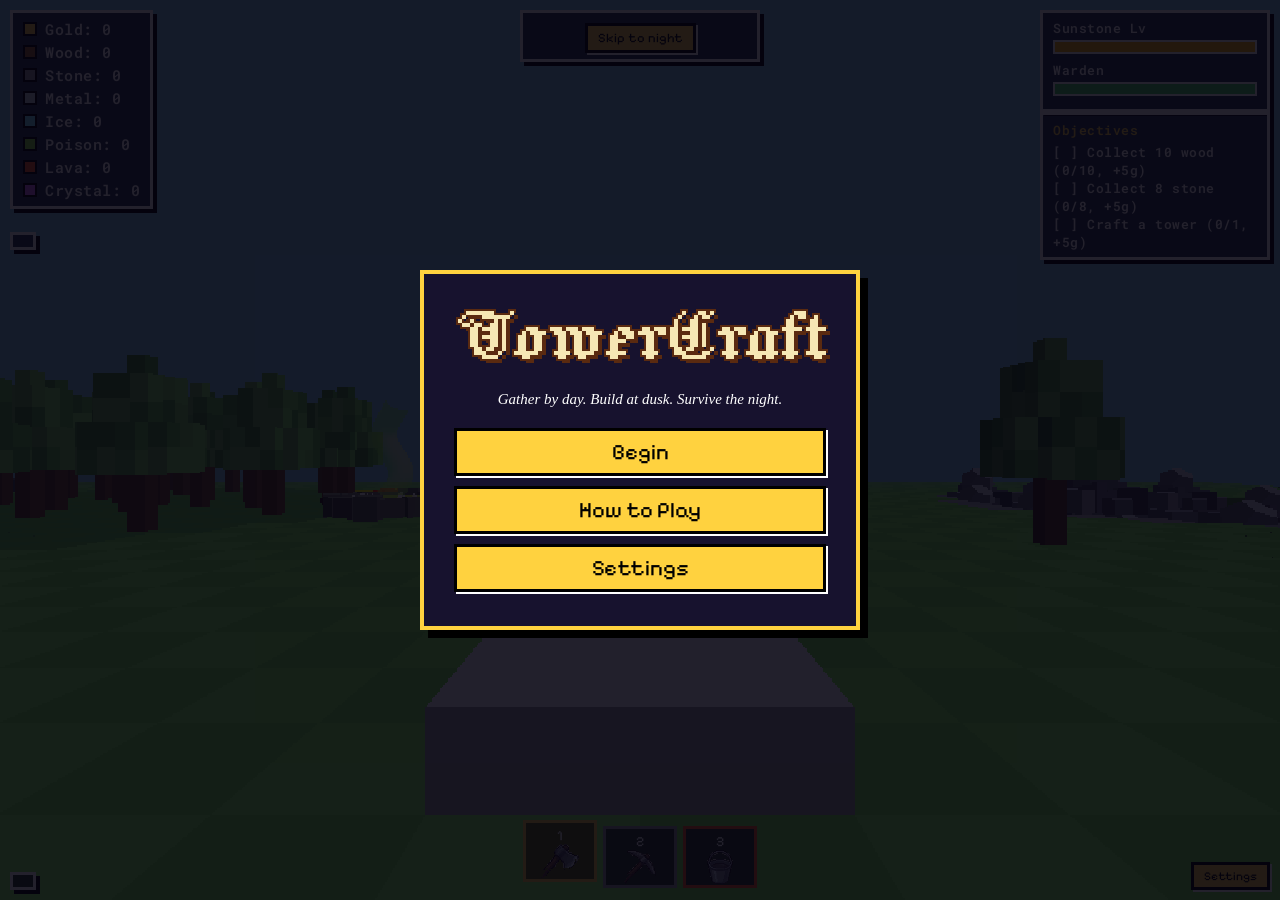
<file: games/TowerCraft/index.html>
<!DOCTYPE html>
<html lang="en">
<head>
<meta charset="utf-8">
<title>TowerCraft</title>
<meta name="viewport" content="width=device-width,initial-scale=1">
<link rel="preconnect" href="https://fonts.googleapis.com">
<link rel="preconnect" href="https://fonts.gstatic.com" crossorigin>
<link href="https://fonts.googleapis.com/css2?family=Roboto+Mono:wght@500;700&family=Jacquard+12&family=Pixelify+Sans:wght@400;600&display=swap" rel="stylesheet">
<style>
*{box-sizing:border-box}
html,body{margin:0;height:100%;overflow:hidden;background:#000;font-family:'Pixelify Sans',monospace;color:#fff;user-select:none}
#c{position:fixed;inset:0;width:100vw;height:100vh;image-rendering:pixelated;display:block}
.hidden{display:none!important}
.panel{background:rgba(15,12,30,.75);border:3px solid #fff;box-shadow:4px 4px 0 #000;padding:6px 10px}
#res{position:fixed;top:10px;left:10px;display:flex;flex-direction:column;gap:3px;font-size:15px}
#res div{display:flex;align-items:center;gap:8px}
#res i{width:14px;height:14px;display:inline-block;border:2px solid #000}
#top{position:fixed;top:10px;left:50%;transform:translateX(-50%);text-align:center;min-width:240px}
#phase{font-size:18px}
#timer{font-size:30px}
#sub{font-size:12px;opacity:.85}
#skip{margin:4px 0 0}
#spd button{margin:4px 3px 0 0;padding:2px 8px}
#spd button.on{background:#fff}
#vit{position:fixed;top:10px;right:10px;width:230px;font-size:13px}
.bar{height:14px;background:#222;border:2px solid #fff;margin:3px 0 7px}
.bar>div{height:100%;width:100%}
#tpop{position:fixed;left:50%;top:38%;transform:translateX(-50%);z-index:6;text-align:center}
#tpop h3{margin:0 0 4px;font-weight:600;color:#ffd23f}
#tcount{position:fixed;left:10px;bottom:10px;font-size:12px;max-width:230px}
#spd{display:none}
#res,#top,#vit,#quest,#wave,#tcount,#hotbar{zoom:var(--ui,1)}
.movable{outline:3px dashed #7be8ff;cursor:move!important;pointer-events:auto!important}
#setbtn{position:fixed;right:10px;bottom:10px;z-index:8;margin:0;font-size:12px}
#setpanel{position:fixed;left:50%;top:50%;transform:translate(-50%,-50%);z-index:11;width:340px;max-width:92vw}
#setpanel h3{margin:0 0 6px;font-weight:600;color:#ffd23f}
#wave{position:fixed;left:10px;top:232px;max-width:230px;font-size:12px}
#sel{position:fixed;border:2px dashed #ff6b6b;background:rgba(255,80,80,.2);pointer-events:none;z-index:4}
.num,#timer,#res,#vit,.slot .n,#quest{font-family:'Roboto Mono',Consolas,'Courier New',monospace;font-weight:600;letter-spacing:.5px}
#quest{position:fixed;top:112px;right:10px;width:230px;font-size:13px}
#quest h4{margin:0 0 4px;font-weight:600;color:#ffd23f}
#quest .done{opacity:.5;text-decoration:line-through}
#hotbar{position:fixed;bottom:12px;left:50%;transform:translateX(-50%);display:flex;gap:6px}
.slot{width:74px;height:62px;background:rgba(15,12,30,.78);border:3px solid #777;text-align:center;font-size:11px;padding-top:4px;cursor:pointer;position:relative}
.slot img{height:34px;image-rendering:pixelated;display:block;margin:0 auto}
.slot b{display:block;font-size:14px;font-weight:400}
.slot.sel{border-color:#ffd23f;background:rgba(80,60,0,.8);transform:translateY(-6px)}
.slot.lock{opacity:.45}
.slot .n{position:absolute;right:4px;bottom:2px;font-size:15px;color:#ffd23f}
#menu{position:fixed;left:50%;top:50%;transform:translate(-50%,-50%);width:520px;max-width:94vw;max-height:80vh;overflow:auto;font-size:13px;z-index:5}
#menu h3{margin:0 0 6px;font-weight:600;font-size:18px;color:#ffd23f}
.tabs{display:flex;gap:4px;margin-bottom:8px}
.tabs button{margin:0;flex:1}
.tabs button.on{background:#fff}
.row{border-top:2px solid #555;padding:6px 0}
.row .nm{font-size:15px}
.row .ds{opacity:.8;font-size:11px}
.cost span{margin-right:8px;white-space:nowrap}
.bad{color:#ff6b6b}
.ok{color:#9cff7a}
#mob{display:none;position:fixed;inset:0;pointer-events:none;z-index:30}
#joy{position:absolute;left:24px;bottom:24px;width:130px;height:130px;border-radius:50%;background:rgba(255,255,255,.15);border:3px solid rgba(255,255,255,.5);pointer-events:auto;touch-action:none;display:flex;align-items:center;justify-content:center}
#knob{width:56px;height:56px;border-radius:50%;background:rgba(255,210,63,.85);border:3px solid #000}
#mbtns{position:absolute;inset:0;pointer-events:none}
#mbtns .rb{position:absolute;margin:0;padding:0;border-radius:50%;pointer-events:auto;touch-action:none;display:flex;align-items:center;justify-content:center;border:3px solid #000;box-shadow:2px 2px 0 #fff;font-size:28px}
#mMine,#mAtk{right:22px;bottom:30px;width:86px;height:86px}
#mJump{right:124px;bottom:44px;width:64px;height:64px;background:#8fd0ff;font-size:30px}
#mSwap{right:37px;bottom:124px;width:48px;height:48px;font-size:22px}
#mMine img{width:58px;height:58px;object-fit:contain;image-rendering:pixelated;pointer-events:none}
#mAtk svg{pointer-events:none}
#mPlace{right:124px;bottom:44px;width:64px;height:64px;background:#6fe06f}
#mRot{right:30px;bottom:130px;width:56px;height:56px}
#mMenu{left:32px;bottom:170px;width:52px;height:52px;flex-direction:column;gap:6px}
#mMenu i{display:block;width:26px;height:4px;background:#000;border-radius:2px}
#setpanel.compact{top:auto;bottom:70px;width:auto;padding:6px 10px}
#setpanel.compact>*:not(.mvrow){display:none}
#setpanel.compact .mvrow button:not(#mvbtn){display:none}
body.mobile #hint{display:none}
body.mobile #res,body.mobile #top,body.mobile #vit,body.mobile #quest,body.mobile #wave,body.mobile #tcount,body.mobile #hotbar{zoom:calc(var(--ui,1)*.6)}
body.mobile #setbtn,body.mobile #menu{zoom:.75}
body.mobile #hotbar{bottom:4px}
body.mobile #spd{display:none}
button{font-family:inherit;font-size:13px;background:#ffd23f;border:3px solid #000;box-shadow:2px 2px 0 #fff;padding:4px 10px;cursor:pointer;margin:4px 6px 0 0}
button:disabled{background:#666;color:#aaa;cursor:default}
button:hover:not(:disabled){background:#fff}
#toast{position:fixed;top:128px;left:50%;transform:translateX(-50%);font-size:20px;text-shadow:3px 3px 0 #000;pointer-events:none;text-align:center;opacity:0;transition:opacity .4s;max-width:70vw}
#cross{position:fixed;top:50%;left:50%;transform:translate(-50%,-50%);font-size:26px;text-shadow:2px 2px 0 #000;pointer-events:none}
#hint{position:fixed;bottom:84px;left:50%;transform:translateX(-50%);font-size:13px;text-shadow:2px 2px 0 #000;pointer-events:none;text-align:center;white-space:nowrap}
#tinfo{position:fixed;left:50%;bottom:112px;transform:translateX(-50%);font-size:13px;text-align:center}
#ov{position:fixed;inset:0;background:rgba(5,3,15,.88);display:flex;align-items:center;justify-content:center;overflow:auto;z-index:10}
.card{max-width:760px;margin:20px;padding:24px 30px;background:#17122e;border:4px solid #ffd23f;box-shadow:8px 8px 0 #000;text-align:center}
.card h1{font-family:'Jacquard 12','Pixelify Sans',serif;font-weight:400;font-size:84px;line-height:.95;margin:0 0 10px;color:#f6e7b4;text-shadow:4px 4px 0 #5a2a10,-2px -2px 0 #5a2a10,2px -2px 0 #5a2a10,-2px 2px 0 #5a2a10}
.card h2{font-family:'Jacquard 12','Pixelify Sans',serif;font-weight:400;font-size:40px;margin:0 0 10px;color:#ffd23f}
.card p{font-family:Georgia,serif;font-size:15px;line-height:1.5;text-align:left;margin:8px 0}
.card .ctl{font-size:12px;text-align:left;line-height:1.7;margin:12px 0;opacity:.92}
.card button{font-size:22px;padding:8px 22px}
#flash{position:fixed;inset:0;background:#f00;opacity:0;pointer-events:none;transition:opacity .25s}
</style>
</head>
<body>
<canvas id="c"></canvas>
<div id="flash"></div>
<div id="res" class="panel"></div>
<div id="top" class="panel"><div id="phase"></div><div id="timer"></div><div id="sub"></div><button id="skip">Skip to night</button><div id="spd"><button data-s="1">1x</button><button data-s="2">2x</button><button data-s="3">3x</button></div></div>
<div id="vit" class="panel">
  <div>Sunstone Lv<span id="shl"></span> <span id="shv"></span></div><div class="bar"><div id="shb" style="background:#ffb400"></div></div>
  <div>Warden <span id="plv"></span></div><div class="bar"><div id="plb" style="background:#4cd964"></div></div>
</div>
<div id="quest" class="panel"></div>
<div id="menu" class="panel hidden"></div>
<div id="tpop" class="panel hidden"></div>
<div id="wave" class="panel"></div>
<div id="tcount" class="panel"></div>
<div id="sel" class="hidden"></div>
<div id="toast"></div>
<div id="cross">+</div>
<div id="hint"></div>
<div id="tinfo"></div>
<div id="hotbar"></div>
<button id="setbtn">Settings</button>
<div id="setpanel" class="panel hidden"></div>
<div id="ov"></div>
<script src="https://sdk.crazygames.com/crazygames-sdk-v3.js" onerror="void 0"></script>
<script src="three.min.js"></script>
<script src="assets.js"></script>
<script src="node_png.js"></script>
<script src="data.js"></script>
<script src="world.js"></script>
<script src="combat.js"></script>
<script src="enemy_png.js"></script>
<script src="sprites.js"></script>
<script src="enemies.js"></script>
<script src="ui.js"></script>
<script src="sword.js"></script>
<script src="settings.js"></script>
<script src="crazy.js"></script>
<script src="orbs.js"></script>
<script src="main.js"></script>
<script src="audio.js"></script>
<script src="mobile.js"></script>
</body>
</html>
</file>
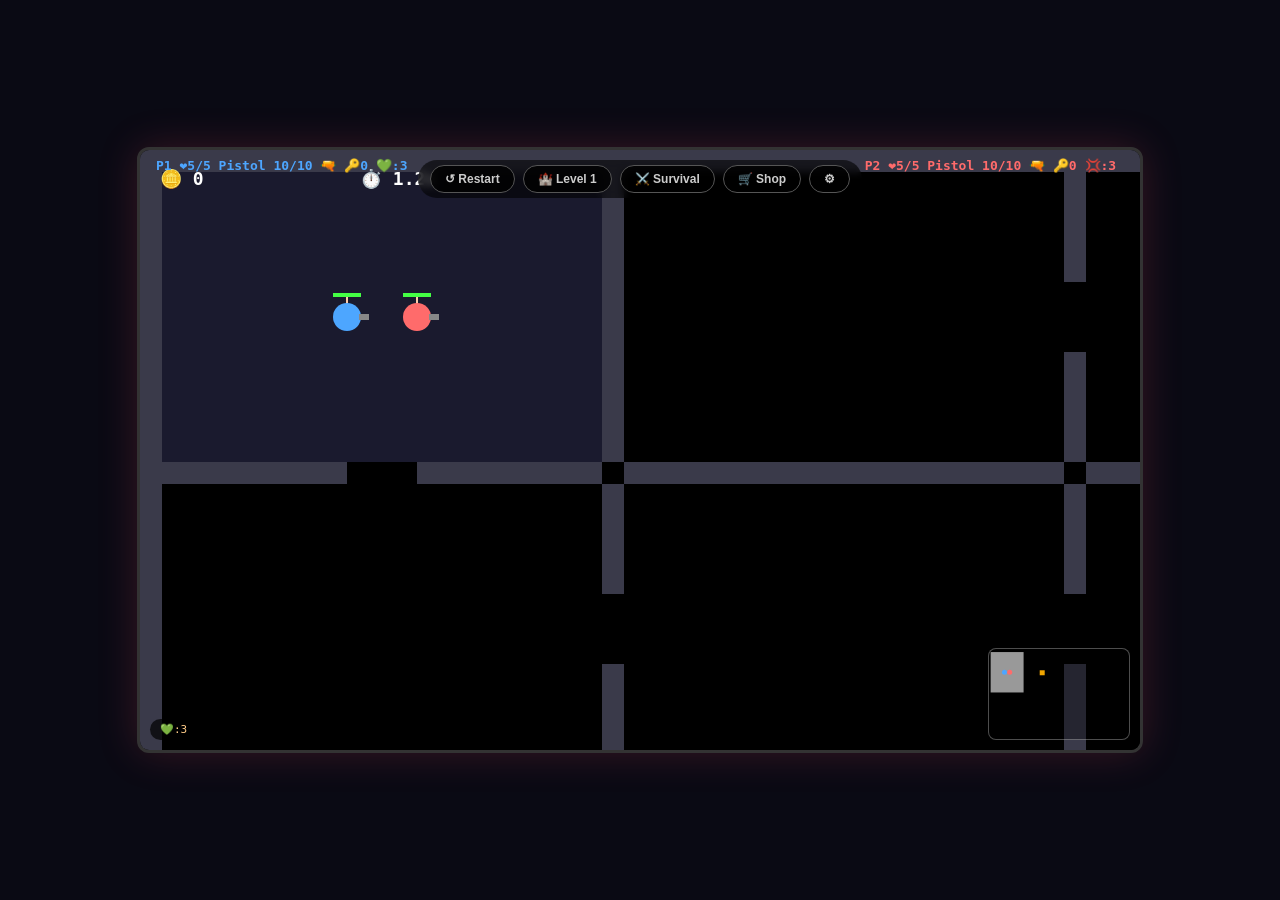
<file: Room escape Complete!.html>
<!DOCTYPE html>
<html lang="en">
<head>
    <meta charset="UTF-8">
    <meta name="viewport" content="width=device-width, initial-scale=1.0, user-scalable=no, viewport-fit=cover">
    <title>2P Roguelike · Keybinds & Level Buttons</title>
    <style>
        * { margin:0; padding:0; box-sizing:border-box; user-select:none; }
        body { background: #0a0a14; display: flex; justify-content: center; align-items: center; height: 100vh; font-family: 'Segoe UI', monospace; overflow: hidden; touch-action: pan-x pan-y; }
        .game-container { position: relative; border: 3px solid #333; border-radius: 12px; box-shadow: 0 0 40px rgba(233,68,96,0.2); background: #000; }
        canvas { display: block; border-radius: 9px; cursor: crosshair; touch-action: none; }
        .top-bar { position: absolute; top: 10px; left: 50%; transform: translateX(-50%); display: flex; gap: 8px; z-index: 20; background: rgba(0,0,0,0.6); border-radius: 30px; padding: 5px 12px; backdrop-filter: blur(4px); flex-wrap: wrap; justify-content: center; }
        .top-bar button { background: rgba(0,0,0,0.8); border: 1px solid #555; color: #ccc; padding: 6px 14px; border-radius: 20px; cursor: pointer; font-size: 12px; font-weight: bold; transition: 0.2s; white-space: nowrap; }
        .top-bar button:hover { background: rgba(233,68,96,0.5); border-color: #e94560; color: #fff; }
        .restart-btn { border-color: #e94560; color: #e94560; } .restart-btn:hover { background: #e94560; color: #000; }
        .survival-btn { border-color: #33ff33; color: #33ff33; } .survival-btn:hover { background: #33ff33; color: #000; }
        .normal-btn { border-color: #f0a500; color: #f0a500; } .normal-btn:hover { background: #f0a500; color: #000; }
        .level2-btn { border-color: #ffaa00; color: #ffaa00; display: none; } .level2-btn:hover { background: #ffaa00; color: #000; }
        .overlay { position: absolute; top: 0; left: 0; right: 0; bottom: 0; background: rgba(0,0,0,0.9); z-index: 30; display: flex; justify-content: center; align-items: center; }
        .overlay.hidden { display: none; }
        .panel { background: #16213e; border: 2px solid #444; border-radius: 16px; padding: 20px; max-width: 650px; width: 95%; color: #e0e0e0; max-height: 85vh; overflow-y: auto; }
        .shop-panel { max-width: 800px; }
        .btn { padding: 7px 16px; border-radius: 20px; cursor: pointer; font-size: 12px; border: 1px solid #555; background: #333; color: #ccc; }
        .btn:hover { background: #444; }
        .btn-shop { background: #2a4c6e; padding: 6px 12px; border-radius: 20px; cursor: pointer; border: none; color: white; font-size: 12px; min-width: 80px; }
        .upgrade-row { display: flex; justify-content: space-between; align-items: center; margin: 8px 0; gap: 6px; flex-wrap: wrap; }
        .victory-text { font-size: 32px; font-weight: bold; color: #f0a500; text-align: center; }
        .game-over-text { font-size: 32px; font-weight: bold; color: #ff4444; text-align: center; }
        .utility-indicator { position: absolute; bottom: 10px; left: 10px; background: rgba(0,0,0,0.7); padding: 4px 10px; border-radius: 12px; font-size: 11px; color: #ffcc88; z-index: 15; }
        .minimap { position: absolute; bottom: 10px; right: 10px; background: rgba(0,0,0,0.35); border: 1px solid rgba(255,255,255,0.3); border-radius: 8px; z-index: 15; }
        .wave-indicator { position: absolute; top: 50px; left: 20px; background: rgba(0,0,0,0.7); color: #ffcc88; padding: 4px 12px; border-radius: 8px; font-size: 14px; font-weight: bold; z-index: 15; }
        .btn-row { display: flex; gap: 8px; justify-content: center; margin-top: 12px; flex-wrap: wrap; }
        .mobile-controls { position: absolute; bottom: 20px; left: 0; right: 0; display: none; justify-content: space-between; align-items: flex-end; padding: 0 20px; pointer-events: none; z-index: 25; }
        .mobile-controls.active { display: flex; }
        .dpad { display: grid; grid-template-columns: repeat(3,60px); grid-template-rows: repeat(3,60px); gap: 8px; background: rgba(0,0,0,0.5); border-radius: 20px; padding: 10px; pointer-events: auto; backdrop-filter: blur(4px); }
        .dpad-btn { background: rgba(255,255,255,0.25); border: 1px solid rgba(255,255,255,0.5); border-radius: 12px; display: flex; align-items: center; justify-content: center; font-size: 28px; color: white; cursor: pointer; }
        .dpad-btn:active { background: rgba(255,255,255,0.6); transform: scale(0.95); }
        .action-buttons { display: flex; gap: 16px; background: rgba(0,0,0,0.5); padding: 10px 20px; border-radius: 60px; pointer-events: auto; backdrop-filter: blur(4px); }
        .action-btn { width: 70px; height: 70px; background: rgba(233,68,96,0.8); border: 2px solid rgba(255,255,255,0.6); border-radius: 40px; display: flex; align-items: center; justify-content: center; font-size: 28px; color: white; cursor: pointer; }
        .action-btn:active { background: #e94560; transform: scale(0.94); }
        .util-btn { background: rgba(100,100,200,0.8); }
        .keybind-row { display: flex; justify-content: space-between; margin: 4px 0; }
        .keybind-row button { padding: 2px 8px; font-size: 11px; }
    </style>
</head>
<body>
<div class="game-container">
    <canvas id="gameCanvas"></canvas>
    <div class="utility-indicator" id="utilIndicator"></div>
    <canvas id="minimapCanvas" class="minimap" width="140" height="90"></canvas>
    <div class="top-bar">
        <button id="restartRunBtn" class="restart-btn">↺ Restart</button>
        <button id="normalModeBtn" class="normal-btn">🏰 Level 1</button>
        <button id="level2ModeBtn" class="level2-btn">⭐ Level 2</button>
        <button id="survivalModeBtn" class="survival-btn">⚔️ Survival</button>
        <button id="shopTopBtn">🛒 Shop</button>
        <button id="settingsBtn">⚙</button>
    </div>
    <div class="wave-indicator" id="waveIndicator" style="display:none;">Wave: 0</div>
    <div class="mobile-controls" id="mobileControls">
        <div class="dpad"><div></div><div class="dpad-btn" data-key="up">▲</div><div></div><div class="dpad-btn" data-key="left">◀</div><div class="dpad-btn" data-key="down">▼</div><div class="dpad-btn" data-key="right">▶</div></div>
        <div class="action-buttons">
            <div class="action-btn" data-key="shoot">🔫</div>
            <div class="action-btn" data-key="reload">🔄</div>
            <div class="action-btn util-btn" data-key="util">✨</div>
            <div class="action-btn util-btn" data-key="swap">⚔️</div>
        </div>
    </div>
    <div id="settingsOverlay" class="overlay hidden"><div class="panel"><h2>⚙ SETTINGS</h2>
        <div class="upgrade-row"><span>Players:</span><button id="playerCountBtn">2 Players</button></div>
        <div class="upgrade-row"><span>Mobile Controls:</span><button id="mobileToggleBtn">Toggle</button></div>
        <h3>Keybinds</h3>
        <div id="keybindsContainer"></div>
        <div class="btn-row"><button id="btnFullReset" class="btn">🗑️ Full Reset</button><button id="btnCloseSettings" class="btn">✕ Close</button></div></div></div>
    <div id="victoryOverlay" class="overlay hidden"><div class="panel"><div class="victory-text">🏆 VICTORY!</div><div id="victoryStats"></div><div class="btn-row"><button id="btnShopVictory">🛒 Shop</button><button id="btnPlayAgain">▶ Level 1</button><button id="btnNextLevel" style="display:none;">▶ Next Level</button><button id="btnReplayLevel2" style="display:none;">🔁 Replay Level 2</button><button id="btnSurvivalUnlock" style="display:none;">⚔️ Survival</button></div></div></div>
    <div id="gameOverOverlay" class="overlay hidden"><div class="panel"><div class="game-over-text">💀 GAME OVER 💀</div><div id="gameOverStats"></div><div class="btn-row"><button id="btnGameOverRestart">▶ Play Again</button><button id="btnGameOverShop">🛒 Shop</button></div><div class="btn-row"><button id="btnGameOverLevel1" class="btn">🏰 Level 1</button><button id="btnGameOverLevel2" class="btn" style="display:none;">⭐ Level 2</button></div></div></div>
    <div id="shopOverlay" class="overlay hidden"><div class="panel shop-panel"><h2>🛒 UPGRADE SHOP</h2><div id="shopStats"></div><div id="shopUpgrades"></div>
        <div class="btn-row"><button id="btnLeaveShop">▶ Resume / New Run</button></div>
        <div class="btn-row" style="margin-top:12px;">
            <button id="shopLevel1Btn" class="btn">🏰 Start Level 1</button>
            <button id="shopLevel2Btn" class="btn" style="display:none;">⭐ Start Level 2</button>
            <button id="shopSurvivalBtn" class="btn">⚔️ Start Survival</button>
        </div>
    </div></div>
</div>

<script>
(function(){
    const canvas = document.getElementById('gameCanvas');
    const ctx = canvas.getContext('2d');
    const minimapCanvas = document.getElementById('minimapCanvas');
    const minimapCtx = minimapCanvas.getContext('2d');
    const utilIndicator = document.getElementById('utilIndicator');
    const waveIndicator = document.getElementById('waveIndicator');
    const restartRunBtn = document.getElementById('restartRunBtn');
    const normalModeBtn = document.getElementById('normalModeBtn');
    const level2ModeBtn = document.getElementById('level2ModeBtn');
    const survivalModeBtn = document.getElementById('survivalModeBtn');
    const shopTopBtn = document.getElementById('shopTopBtn');
    const settingsBtn = document.getElementById('settingsBtn');
    const mobileToggleBtn = document.getElementById('mobileToggleBtn');
    const playerCountBtn = document.getElementById('playerCountBtn');
    const mobileControlsDiv = document.getElementById('mobileControls');
    const gameOverOverlay = document.getElementById('gameOverOverlay');
    const gameOverStats = document.getElementById('gameOverStats');
    const victoryOverlay = document.getElementById('victoryOverlay');
    const victoryStats = document.getElementById('victoryStats');
    const shopOverlay = document.getElementById('shopOverlay');
    const settingsOverlay = document.getElementById('settingsOverlay');
    const btnShopVictory = document.getElementById('btnShopVictory');
    const btnPlayAgain = document.getElementById('btnPlayAgain');
    const btnNextLevel = document.getElementById('btnNextLevel');
    const btnReplayLevel2 = document.getElementById('btnReplayLevel2');
    const btnSurvivalUnlock = document.getElementById('btnSurvivalUnlock');
    const btnLeaveShop = document.getElementById('btnLeaveShop');
    const btnGameOverRestart = document.getElementById('btnGameOverRestart');
    const btnGameOverShop = document.getElementById('btnGameOverShop');
    const btnGameOverLevel1 = document.getElementById('btnGameOverLevel1');
    const btnGameOverLevel2 = document.getElementById('btnGameOverLevel2');
    const btnFullReset = document.getElementById('btnFullReset');
    const btnCloseSettings = document.getElementById('btnCloseSettings');
    const shopStatsDiv = document.getElementById('shopStats');
    const shopUpgradesDiv = document.getElementById('shopUpgrades');
    const keybindsContainer = document.getElementById('keybindsContainer');
    const shopLevel1Btn = document.getElementById('shopLevel1Btn');
    const shopLevel2Btn = document.getElementById('shopLevel2Btn');
    const shopSurvivalBtn = document.getElementById('shopSurvivalBtn');

    let sharedCoins = 0, level2Unlocked = false, survivalUnlocked = false, gameRunning = false, gameWon = false;
    let currentMode = 'normal', currentLevel = 1, bestTime = null, gameStartTime = 0, currentTime = 0;
    let mobileMode = false, isSettingsOpen = false, audioCtx = null;
    let playerCount = 2;
    let hasLeftStartRoom = false;
    let bossSurvivalCount = 0;
    let survivalHighscore = 0;

    // Default keybindings (editable)
    let keybinds = {
        p1_up: 'KeyW', p1_down: 'KeyS', p1_left: 'KeyA', p1_right: 'KeyD',
        p1_shoot: 'KeyF', p1_reload: 'KeyR', p1_util: 'KeyV', p1_pickup: 'KeyE', p1_swap: 'Tab', p1_key: 'KeyQ',
        p2_up: 'ArrowUp', p2_down: 'ArrowDown', p2_left: 'ArrowLeft', p2_right: 'ArrowRight',
        p2_shoot: 'Period', p2_reload: 'Slash', p2_util: 'KeyM', p2_pickup: 'KeyP', p2_swap: 'KeyK', p2_key: 'KeyL'
    };
    function loadKeybinds(){ try{ const s=localStorage.getItem('rgKeybinds'); if(s) keybinds=JSON.parse(s); } catch(e){} }
    function saveKeybinds(){ localStorage.setItem('rgKeybinds', JSON.stringify(keybinds)); }
    loadKeybinds();

    function initAudio(){if(!audioCtx)try{audioCtx=new(window.AudioContext||window.webkitAudioContext)()}catch(e){}}
    function playTone(f,t,d,v=0.08,r=true){if(!audioCtx||audioCtx.state==='suspended')audioCtx?.resume();const osc=audioCtx.createOscillator(),gain=audioCtx.createGain();osc.type=t;osc.frequency.value=f;gain.gain.setValueAtTime(v,audioCtx.currentTime);if(r)gain.gain.exponentialRampToValueAtTime(0.001,audioCtx.currentTime+d);osc.connect(gain);gain.connect(audioCtx.destination);osc.start();osc.stop(audioCtx.currentTime+d);}
    const sfx={shoot:()=>playTone(800,'square',0.08),reload:()=>{playTone(400,'sine',0.15);setTimeout(()=>playTone(600,'sine',0.15),100)},explosion:()=>playTone(80,'sawtooth',0.4,0.18,false),pickup:()=>playTone(1200,'sine',0.1),heal:()=>playTone(500,'sine',0.3,0.07),barrier:()=>playTone(300,'square',0.2),grenade:()=>playTone(180,'triangle',0.2),melee:()=>playTone(100,'sawtooth',0.15,0.1,false),keyUse:()=>playTone(900,'sine',0.2),magnet:()=>playTone(600,'triangle',0.5,0.12),bossLaser:()=>playTone(200,'sawtooth',0.5,0.15,false)};

    function loadCoins(){try{const s=localStorage.getItem('rgc3');if(s)sharedCoins=parseInt(s)||0}catch(e){}}
    function saveCoins(){localStorage.setItem('rgc3',sharedCoins);}
    function loadUnlocks(){try{level2Unlocked=localStorage.getItem('rgl23')==='1'}catch(e){};try{survivalUnlocked=localStorage.getItem('survivalUnlocked')==='1'}catch(e){};try{const bt=localStorage.getItem('rgbt3');if(bt)bestTime=parseFloat(bt)}catch(e){}}
    function saveUnlocks(){localStorage.setItem('rgl23',level2Unlocked?'1':'0');localStorage.setItem('survivalUnlocked',survivalUnlocked?'1':'0');if(bestTime)localStorage.setItem('rgbt3',bestTime.toString());}
    function loadPlayerCount(){try{const s=localStorage.getItem('playerCount');if(s)playerCount=parseInt(s)||2}catch(e){}}
    function savePlayerCount(){localStorage.setItem('playerCount',playerCount.toString());}
    function loadSurvivalHighscore(){try{const s=localStorage.getItem('rgSurvivalHS');if(s)survivalHighscore=parseInt(s)||0}catch(e){}}
    function saveSurvivalHighscore(){localStorage.setItem('rgSurvivalHS',survivalHighscore.toString());}
    loadCoins(); loadUnlocks(); loadPlayerCount(); loadSurvivalHighscore();
    playerCountBtn.textContent = playerCount === 2 ? '2 Players' : '1 Player';
    playerCountBtn.onclick = () => { playerCount = playerCount === 2 ? 1 : 2; playerCountBtn.textContent = playerCount === 2 ? '2 Players' : '1 Player'; savePlayerCount(); };

    let su={hp:0,d:0,sp:0,cl:0,sk:0,pc:{hp:0,d:0,sp:0,cl:0,sk:0}};
    let pwd=[{sw:'pistol',ow:['pistol']},{sw:'pistol',ow:['pistol']}];
    function loadUpgrades(){try{const s=localStorage.getItem('rgu_full4');if(s){const d=JSON.parse(s);su=d.su||su;pwd=d.pwd||pwd}}catch(e){}}
    function saveUpgrades(){localStorage.setItem('rgu_full4',JSON.stringify({su,pwd}));}
    loadUpgrades();

    let keys = {};
    window.addEventListener('keydown', e => { keys[e.code] = true; });
    window.addEventListener('keyup', e => { keys[e.code] = false; });

    function setMobileMode(enabled){ mobileMode = enabled; mobileControlsDiv.classList.toggle('active', enabled); canvas.style.touchAction = enabled ? 'none' : 'auto'; if(!enabled) for(let k of ['KeyW','KeyS','KeyA','KeyD','KeyF','KeyR','KeyV','Tab']) keys[k] = false; localStorage.setItem('mobile_mode', enabled?'1':'0'); }
    if(localStorage.getItem('mobile_mode')==='1') setMobileMode(true);
    mobileToggleBtn.onclick = () => setMobileMode(!mobileMode);
    (function initMobile(){ const map = {up:'KeyW', down:'KeyS', left:'KeyA', right:'KeyD', shoot:'KeyF', reload:'KeyR', util:'KeyV', swap:'Tab'}; document.querySelectorAll('.dpad-btn, .action-btn').forEach(btn => { const a = btn.dataset.key; if(!a) return; const code = map[a]; if(!code) return; btn.addEventListener('pointerdown', e => { e.preventDefault(); if(mobileMode) keys[code] = true; }); btn.addEventListener('pointerup', e => { e.preventDefault(); if(mobileMode) keys[code] = false; }); btn.addEventListener('pointerleave', () => { if(mobileMode) keys[code] = false; }); }); })();

    const CW=1000, CH=600, RW=440, RH=290, WL=22, PR=14;
    const WEAPONS = { pistol:{n:'Pistol',a:10,c:0.3,r:1.4,s:500,p:1,an:0,cl:'#ffe066',d:1}, shotgun:{n:'Shotgun',a:6,c:0.8,r:2.0,s:430,p:5,an:0.28,cl:'#ffaa44',d:0.9}, smg:{n:'SMG',a:20,c:0.14,r:1.8,s:580,p:1,an:0.08,cl:'#ffdd55',d:0.7}, laser:{n:'Laser',a:6,c:0.4,r:2.2,s:900,p:1,an:0,cl:'#00ffff',d:1.2,pierce:true}, rocket:{n:'Rocket',a:3,c:1.2,r:2.5,s:320,p:1,an:0,cl:'#ff8844',d:2.5,expl:true,rad:100}, spray:{n:'Spray',a:15,c:0.25,r:1.6,s:550,p:8,an:0.06,cl:'#88ff88',d:0.5}, sniper:{n:'Sniper',a:4,c:1.5,r:2.5,s:1200,p:1,an:0,cl:'#aa88ff',d:3.5,pierce:true,hardPierce:true} };
    const WPRICES = { pistol:40, shotgun:60, smg:80, laser:100, rocket:120, spray:140, sniper:160 };
    const UT = ['HealingField','Barrier','Mine','Grenade'];
    const UN = { HealingField:'💚', Barrier:'🛡️', Mine:'💣', Grenade:'💢' };
    const MELEE_TYPES = ['dagger','sword','axe','waraxe'];

    function getRoom(c,r){ const l=WL+c*(RW+WL), t=WL+r*(RH+WL); return {left:l,top:t,right:l+RW,bottom:t+RH,cx:l+RW/2,cy:t+RH/2}; }
    function roomAt(x,y){ for(let r=0;r<GR;r++) for(let c=0;c<GC;c++){ const b=getRoom(c,r); if(x>=b.left-28&&x<=b.right+28&&y>=b.top-28&&y<=b.bottom+28) return {col:c,row:r,bounds:b}; } return null; }
    function nearestRoom(x,y){ let best=null,d=Infinity; for(let r=0;r<GR;r++) for(let c=0;c<GC;c++){ const b=getRoom(c,r); const dist=Math.hypot(x-b.cx,y-b.cy); if(dist<d){ d=dist; best={col:c,row:r,bounds:b}; } } return best; }
    function circleRect(cx,cy,cr,rx,ry,rw,rh){ const X=Math.max(rx,Math.min(cx,rx+rw)), Y=Math.max(ry,Math.min(cy,ry+rh)); return (cx-X)**2+(cy-Y)**2 < cr*cr; }
    function blocked(x,y,r){ for(const w of walls) if(circleRect(x,y,r,w.x,w.y,w.w,w.h)) return true; for(const o of obstacles) if(circleRect(x,y,r,o.x,o.y,o.w,o.h)) return true; for(const b of activeBarriers) if(circleRect(x,y,r,b.x,b.y,b.w,b.h)) return true; return false; }
    function clampMap(x,y,r){ return {x:Math.max(r,Math.min(MW-r,x)), y:Math.max(r,Math.min(MH-r,y))}; }
    function spawnParticles(x,y,color,n=8){ for(let i=0;i<n;i++){ const a=Math.random()*Math.PI*2,s=80+Math.random()*200; particles.push({x,y,vx:Math.cos(a)*s,vy:Math.sin(a)*s,life:0.3+Math.random()*0.5,color,size:3+Math.random()*6}); } }
    function isExplored(x,y){ if(currentMode==='survival') return true; const r=roomAt(x,y); return r && explored[r.col] && explored[r.col][r.row]; }

    function damageObstaclesInRadius(x,y,radius){
        for(const o of obstacles){
            if(!o.destructible) continue;
            const dist = Math.hypot(x - (o.x+o.w/2), y - (o.y+o.h/2));
            if(dist < radius){
                o.hp -= 3;
                if(o.hp <= 0){
                    const idx = obstacles.indexOf(o);
                    if(idx !== -1){
                        obstacles.splice(idx,1);
                        for(let i=0;i<4;i++) coins.push(new Coin(o.x+o.w/2+(Math.random()-0.5)*20, o.y+o.h/2+(Math.random()-0.5)*20));
                    }
                }
            }
        }
    }

    let GC,GR,MW,MH,doors,explored,walls,obstacles=[],spawners=[],enemies=[],bullets=[],particles=[],coins=[],healthPickups=[],weaponPickups=[],utilityPickups=[],meleePickups=[],keyPickups=[];
    let activeFields=[],activeBarriers=[],activeMines=[],grenades=[],weaponRacks=[],meleeEffects=[],explosionCircles=[],thrownEnemies=[],bossBombs=[];
    let players=[],bossDefeated=false,exitPos=null,camera={x:0,y:0},shake=0;
    let wave=0, waveTimer=0, waveInterval=18.0;
    let bossArea=null;
    let magnetPickups = [];
    let boxSpawnTimer = 0, boxSpawnInterval = 10;

    class Spawner {
        constructor(x, y, spawnType = 'patrol', invincible = false) {
            this.x = x; this.y = y; this.r = 12; this.alive = true;
            this.spawnType = spawnType;
            this.hp = invincible ? 99999 : 10;
            this.invincible = invincible;
            const typeColors = { patrol:'#cc3333', chaser:'#ff9966', tank:'#aa6666', summoner:'#cc88ff', boss:'#ff4444', miniboss:'#ff8844' };
            this.color = typeColors[spawnType] || '#cc3333';
        }
        spawnEnemy() { if (!this.alive) return; enemies.push(new Enemy(this.x + (Math.random()-0.5)*20, this.y + (Math.random()-0.5)*20, 0, 0, this.spawnType)); }
        hurt(d) { if (this.invincible) return; this.hp -= d; if (this.hp <= 0) { this.alive = false; spawnParticles(this.x, this.y, '#ffaa00', 8); for(let i=0;i<3;i++) coins.push(new Coin(this.x+(Math.random()-0.5)*20, this.y+(Math.random()-0.5)*20)); } }
        draw(ctx, cam) {
            if (!this.alive) return; const sx = this.x - cam.x + CW/2, sy = this.y - cam.y + CH/2;
            ctx.fillStyle = this.color; ctx.beginPath(); ctx.arc(sx, sy, this.r, 0, Math.PI*2); ctx.fill();
            ctx.fillStyle = '#fff'; ctx.font = 'bold 10px monospace'; ctx.textAlign = 'center';
            ctx.fillText('S', sx, sy+4); ctx.textAlign = 'left';
            if (this.invincible) { ctx.strokeStyle = '#fff'; ctx.lineWidth = 2; ctx.beginPath(); ctx.arc(sx, sy, this.r+2, 0, Math.PI*2); ctx.stroke(); }
        }
    }

    class MagnetPickup { constructor(x,y) { this.x=x; this.y=y; this.r=10; this.alive=true; }
        draw(ctx,cam){ const sx=this.x-cam.x+CW/2, sy=this.y-cam.y+CH/2; ctx.fillStyle='#ffcc00'; ctx.beginPath(); ctx.arc(sx,sy,this.r,0,Math.PI*2); ctx.fill(); ctx.fillStyle='#000'; ctx.font='bold 12px monospace'; ctx.textAlign='center'; ctx.fillText('🧲',sx,sy+4); ctx.textAlign='left'; } }

    function generateNormalMap(level){
        if(level===1){ GC=3+Math.floor(Math.random()*2); GR=2+Math.floor(Math.random()*2); }
        else{ GC=5+Math.floor(Math.random()*2); GR=4+Math.floor(Math.random()*2); }
        MW=GC*RW+(GC+1)*WL; MH=GR*RH+(GR+1)*WL;
        doors=Array(GC).fill().map(()=>Array(GR).fill().map(()=>({n:false,s:false,w:false,e:false})));
        const visited=Array(GC).fill().map(()=>Array(GR).fill(false));
        const stack=[{col:0,row:0}]; visited[0][0]=true;
        const dirs=[{dc:0,dr:-1,d:'n',o:'s'},{dc:0,dr:1,d:'s',o:'n'},{dc:-1,dr:0,d:'w',o:'e'},{dc:1,dr:0,d:'e',o:'w'}];
        while(stack.length){
            const curr=stack[stack.length-1];
            const neigh=dirs.filter(d=>{ const nc=curr.col+d.dc,nr=curr.row+d.dr; return nc>=0&&nc<GC&&nr>=0&&nr<GR&&!visited[nc][nr]; });
            if(neigh.length){ const d=neigh[Math.floor(Math.random()*neigh.length)]; const nc=curr.col+d.dc,nr=curr.row+d.dr; doors[curr.col][curr.row][d.d]=true; doors[nc][nr][d.o]=true; visited[nc][nr]=true; stack.push({col:nc,row:nr}); } else stack.pop();
        }
        const dist=Array(GC).fill().map(()=>Array(GR).fill(-1)); const q=[{col:0,row:0}]; dist[0][0]=0;
        while(q.length){ const {col,row}=q.shift(); for(const d of dirs) if(doors[col][row][d.d]){ const nc=col+d.dc,nr=row+d.dr; if(nc>=0&&nc<GC&&nr>=0&&nr<GR&&dist[nc][nr]===-1){ dist[nc][nr]=dist[col][row]+1; q.push({col:nc,row:nr}); } } }
        let bossRoom=null, maxDist=-1;
        for(let r=0;r<GR;r++) for(let c=0;c<GC;c++){ if(c===0&&r===0) continue; const degree = (doors[c][r].n?1:0)+(doors[c][r].s?1:0)+(doors[c][r].w?1:0)+(doors[c][r].e?1:0); if(degree===1 && dist[c][r] > maxDist){ maxDist=dist[c][r]; bossRoom={c,r}; } }
        if(!bossRoom){ for(let r=0;r<GR;r++) for(let c=0;c<GC;c++) if(dist[c][r]>maxDist){ maxDist=dist[c][r]; bossRoom={c,r}; }
            if(bossRoom){ let kept = false; for(const d of dirs){ const nc=bossRoom.c+d.dc, nr=bossRoom.r+d.dr; if(nc>=0&&nc<GC&&nr>=0&&nr<GR && doors[bossRoom.c][bossRoom.r][d.d]){ if(!kept){ kept = true; continue; } doors[bossRoom.c][bossRoom.r][d.d] = false; doors[nc][nr][d.o] = false; } } } }
        if(bossRoom){ bossArea = {col:bossRoom.c, row:bossRoom.r}; const rm = getRoom(bossRoom.c, bossRoom.r); exitPos = {x:rm.cx, y:rm.cy}; }
        buildWalls(); explored=Array(GC).fill().map(()=>Array(GR).fill(false)); explored[0][0]=true;
    }

    function buildWalls(){
        walls=[]; walls.push({x:0,y:0,w:MW,h:WL},{x:0,y:MH-WL,w:MW,h:WL},{x:0,y:0,w:WL,h:MH},{x:MW-WL,y:0,w:WL,h:MH});
        for(let c=0;c<GC-1;c++) for(let r=0;r<GR;r++){
            const wx=WL+(c+1)*RW+c*WL, rm=getRoom(c,r), doorY=rm.cy;
            if(doors[c][r].e&&doors[c+1][r].w){ if(doorY-35-rm.top>4) walls.push({x:wx,y:rm.top,w:WL,h:doorY-35-rm.top, c1:c,r1:r,c2:c+1,r2:r,dir:'e'}); const by=doorY+35; if(rm.bottom-by>4) walls.push({x:wx,y:by,w:WL,h:rm.bottom-by, c1:c,r1:r,c2:c+1,r2:r,dir:'e'}); } else walls.push({x:wx,y:rm.top,w:WL,h:RH, c1:c,r1:r,c2:c+1,r2:r,dir:'e'});
        }
        for(let r=0;r<GR-1;r++) for(let c=0;c<GC;c++){
            const hy=WL+(r+1)*RH+r*WL, rm=getRoom(c,r), doorX=rm.cx;
            if(doors[c][r].s&&doors[c][r+1].n){ if(doorX-35-rm.left>4) walls.push({x:rm.left,y:hy,w:doorX-35-rm.left,h:WL, c1:c,r1:r,c2:c,r2:r+1,dir:'s'}); const rx=doorX+35; if(rm.right-rx>4) walls.push({x:rx,y:hy,w:rm.right-rx,h:WL, c1:c,r1:r,c2:c,r2:r+1,dir:'s'}); } else walls.push({x:rm.left,y:hy,w:RW,h:WL, c1:c,r1:r,c2:c,r2:r+1,dir:'s'});
        }
    }

    function rebuildWalls(){ buildWalls(); }
    function findClosestWall(px,py, range=80){ let closest = null, closestDist = range; for(const w of walls){ if(!w.c1 && !w.c2) continue; const cx = w.x + w.w/2, cy = w.y + w.h/2; const d = Math.hypot(px - cx, py - cy); if(d < closestDist){ closest = w; closestDist = d; } } return closest; }
    function useKeyOnWall(w){ if(!w) return; const opp = w.dir==='e'?'w':'n'; doors[w.c1][w.r1][w.dir] = true; doors[w.c2][w.r2][opp] = true; rebuildWalls(); sfx.keyUse(); }

    function generateSurvivalMap(){
        GC=3; GR=3; MW=GC*RW+(GC+1)*WL; MH=GR*RH+(GR+1)*WL;
        walls = [ {x:0, y:0, w:MW, h:WL}, {x:0, y:MH-WL, w:MW, h:WL}, {x:0, y:0, w:WL, h:MH}, {x:MW-WL, y:0, w:WL, h:MH} ];
        obstacles = [];
        for(let r=0;r<GR;r++) for(let c=0;c<GC;c++){ if(c===1 && r===1) continue; const rm=getRoom(c,r); for(let i=0;i<2;i++) obstacles.push(new Obstacle(rm.left+40+Math.random()*(RW-80), rm.top+40+Math.random()*(RH-80), 18, 18)); }
        const enemyTypes = ['patrol','chaser','tank','summoner'];
        for(let r=0;r<GR;r++) for(let c=0;c<GC;c++){ if(c===1 && r===1) continue; const rm = getRoom(c,r); const type = enemyTypes[(c+r)%enemyTypes.length]; spawners.push(new Spawner(rm.cx, rm.cy, type, true)); }
        explored=Array(GC).fill().map(()=>Array(GR).fill(true));
        exitPos=null; bossDefeated=false; bossArea=null;
        boxSpawnTimer = boxSpawnInterval;
        bossSurvivalCount = 0;
        return {startX:MW/2, startY:MH/2};
    }

    function spawnRandomBoxes(count) {
        for (let i = 0; i < count; i++) {
            let attempts = 0;
            while (attempts < 20) {
                const x = WL + 30 + Math.random() * (MW - 2*WL - 60);
                const y = WL + 30 + Math.random() * (MH - 2*WL - 60);
                let overlap = false;
                for (const p of players) if (p.alive && Math.hypot(p.x - x, p.y - y) < 50) { overlap = true; break; }
                for (const e of enemies) if (e.alive && Math.hypot(e.x - x, e.y - y) < 40) { overlap = true; break; }
                for (const s of spawners) if (s.alive && Math.hypot(s.x - x, s.y - y) < 30) { overlap = true; break; }
                if (!overlap) { obstacles.push(new Obstacle(x - 9, y - 9, 18, 18)); break; }
                attempts++;
            }
        }
    }

    function startWaveSurvival(){
        wave++; waveTimer = 0; waveIndicator.innerText = `Wave: ${wave}`;
        let perSpawner = Math.max(1, Math.floor(wave / 5));
        for(const s of spawners){ if(s.alive) { for(let i = 0; i < perSpawner; i++) { s.spawnEnemy(); } } }
        let extra = wave;
        for(let i=0;i<extra;i++){
            let side = Math.floor(Math.random()*4), x,y;
            if(side===0){ x=Math.random()*MW; y=-30; } else if(side===1){ x=MW+30; y=Math.random()*MH; } else if(side===2){ x=Math.random()*MW; y=MH+30; } else{ x=-30; y=Math.random()*MH; }
            let type = ['patrol','chaser','tank','summoner'][Math.floor(Math.random()*4)];
            enemies.push(new Enemy(x,y,0,0,type));
        }
        if(wave % 10 === 0){
            bossSurvivalCount++;
            let bossRoom = {c: Math.floor(Math.random()*3), r: Math.floor(Math.random()*3)};
            let rm = getRoom(bossRoom.c, bossRoom.r);
            let boss = new Enemy(rm.cx, rm.cy, bossRoom.c, bossRoom.r, 'boss');
            boss.hp = 50 + bossSurvivalCount * 100;
            boss.maxHp = boss.hp;
            boss.spd = 80 + Math.floor(bossSurvivalCount/2) * 5;
            boss.r = Math.min(40, 28 + bossSurvivalCount);
            enemies.push(boss);
        }
    }

    class Player{
        constructor(id,x,y,color){
            this.id=id; this.x=x; this.y=y; this.radius=PR; this.color=color;
            this.hp=5+su.hp; this.maxHp=this.hp; this.speed=220*(1+Math.min(su.sp,7)*0.15); this.clipMult=1+Math.min(su.cl,100)*0.2;
            this.weaponType=pwd[id].sw; this.ammo=Math.floor(WEAPONS[this.weaponType]?.a*this.clipMult||10);
            this.alive=true; this.invuln=3.0; this.respawnTimer=0; this.facingX=1; this.facingY=0; this.cooldown=0; this.reloading=false; this.reloadTimer=0;
            this.currentUtil=UT[Math.floor(Math.random()*UT.length)]; this.utilCharges=3; this.dmgBonus=Math.min(su.d,100)*0.5; this.pickupCooldown=0; this.keys=Math.min(su.sk||0,20);
            this.meleeWeapon='dagger'; this.activeWeapon=0; this.meleeCooldown=0; this.switchCooldown=0;
            this.magnetTimer = 0;
        }
        get weapon(){ return WEAPONS[this.weaponType]||WEAPONS.pistol; }
        get maxAmmo(){ return Math.floor(this.weapon.a*this.clipMult); }
        update(dt){ if(!this.alive){ this.respawnTimer-=dt; if(this.respawnTimer<=0) this.respawn(); return; } if(this.invuln>0) this.invuln-=dt; if(this.cooldown>0) this.cooldown-=dt; if(this.pickupCooldown>0) this.pickupCooldown-=dt; if(this.meleeCooldown>0) this.meleeCooldown-=dt; if(this.switchCooldown>0) this.switchCooldown-=dt; if(this.magnetTimer>0) this.magnetTimer -= dt; if(this.reloading){ this.reloadTimer-=dt; if(this.reloadTimer<=0){ this.ammo=this.maxAmmo; this.reloading=false; if(this.utilCharges<(currentMode==='survival'?5:3)) this.utilCharges++; sfx.pickup(); } } }
        move(dx,dy,dt){ if(!this.alive) return; let nx=this.x+dx*this.speed*dt, ny=this.y+dy*this.speed*dt; nx=Math.max(this.radius,Math.min(MW-this.radius,nx)); ny=Math.max(this.radius,Math.min(MH-this.radius,ny)); if(!blocked(nx,this.y,this.radius)) this.x=nx; if(!blocked(this.x,ny,this.radius)) this.y=ny; if(currentMode==='normal'&&!roomAt(this.x,this.y)){ const near=nearestRoom(this.x,this.y); if(near){ this.x=near.bounds.cx; this.y=near.bounds.cy; } } if(dx!==0||dy!==0){ const m=Math.hypot(dx,dy); this.facingX=dx/m; this.facingY=dy/m; } }
        switchWeapon(){ if(this.switchCooldown>0) return; this.activeWeapon=this.activeWeapon===0?1:0; this.switchCooldown=0.3; }
        shoot(){ if(!this.alive||this.reloading||this.cooldown>0) return []; if(bullets.length>200) return [];
            if(this.activeWeapon===1){ if(this.meleeCooldown>0) return []; let range=35,dmg=1.5,angle=150,cd=0.6; if(this.meleeWeapon==='sword'){ range=55; dmg=2.5; angle=180; cd=0.8; } else if(this.meleeWeapon==='axe'){ range=60; dmg=2.0; angle=360; cd=1.0; } else if(this.meleeWeapon==='waraxe'){ range=80; dmg=2.5; angle=180; cd=0.35; } this.meleeCooldown=cd; sfx.melee(); let aa=(this.meleeWeapon==='axe'||this.meleeWeapon==='waraxe')?Math.random()*Math.PI*2:Math.atan2(this.facingY,this.facingX); meleeEffects.push({x:this.x,y:this.y,radius:range,angle:angle,facingX:Math.cos(aa),facingY:Math.sin(aa),life:0.15,color:this.meleeWeapon==='waraxe'?'#ff8844':(this.meleeWeapon==='sword'?'#aaccff':(this.meleeWeapon==='axe'?'#ffaa66':'#ffccaa'))}); let hitCount=0; for(const e of enemies){ if(!e.alive) continue; if(hitCount>=10) break; const dx=e.x-this.x, dy=e.y-this.y, dist=Math.hypot(dx,dy); if(dist<range+e.r){ if(this.meleeWeapon==='axe'||this.meleeWeapon==='waraxe'){ e.hurt(dmg+this.dmgBonus); hitCount++; } else { let diff=Math.atan2(dy,dx)-aa; while(diff>Math.PI) diff-=Math.PI*2; while(diff<-Math.PI) diff+=Math.PI*2; if(Math.abs(diff)<(angle/2)*(Math.PI/180)){ e.hurt(dmg+this.dmgBonus); hitCount++; } } } } for(const o of obstacles){ if(!o.destructible) continue; const dx=o.x+o.w/2-this.x, dy=o.y+o.h/2-this.y, dist=Math.hypot(dx,dy); if(dist<range+10){ if(this.meleeWeapon==='axe'||this.meleeWeapon==='waraxe') o.hp-=3; else { let diff=Math.atan2(dy,dx)-aa; while(diff>Math.PI) diff-=Math.PI*2; while(diff<-Math.PI) diff+=Math.PI*2; if(Math.abs(diff)<(angle/2)*(Math.PI/180)) o.hp-=3; } if(o.hp<=0){ const idx=obstacles.indexOf(o); if(idx!==-1){ obstacles.splice(idx,1); for(let i=0;i<4;i++) coins.push(new Coin(o.x+o.w/2+(Math.random()-0.5)*20,o.y+o.h/2+(Math.random()-0.5)*20)); } } } } for(const s of spawners){ if(!s.alive || s.invincible) continue; const dx=s.x-this.x, dy=s.y-this.y, dist=Math.hypot(dx,dy); if(dist<range+15){ s.hurt(dmg+this.dmgBonus); } } return []; } else { if(this.ammo<=0) return []; this.ammo--; this.cooldown=this.weapon.c; sfx.shoot(); if(this.ammo<=0) this.startReload(); const w=this.weapon, bullets=[], base=Math.atan2(this.facingY,this.facingX); for(let i=0;i<w.p;i++){ const a=base+(i-(w.p-1)/2)*w.an, vx=Math.cos(a)*w.s, vy=Math.sin(a)*w.s, dmg=w.d+this.dmgBonus; if(w.expl) bullets.push(new Rocket(this.x+this.facingX*18,this.y+this.facingY*18,vx,vy,this.id,w.cl,dmg,w.rad)); else{ const b=new Bullet(this.x+this.facingX*18,this.y+this.facingY*18,vx,vy,this.id,w.cl,dmg); if(w.pierce){ b.piercing=true; b.pierceLeft=w.hardPierce?999:3; } bullets.push(b); } } return bullets; } }
        startReload(){ if(this.reloading||this.ammo>=this.maxAmmo) return; this.reloading=true; this.reloadTimer=this.weapon.r; sfx.reload(); }
        hurt(dmg=1){ if(!this.alive||this.invuln>0) return false; this.hp-=dmg; this.invuln=1.2; shake=Math.max(shake,4); if(this.hp<=0){ this.alive=false; this.respawnTimer=2.5; this.reloading=false; this.ammo=this.maxAmmo; weaponPickups.push(new WPickup(this.x,this.y,this.weaponType)); this.weaponType='pistol'; this.ammo=Math.floor(WEAPONS.pistol.a*this.clipMult); } return true; }
        useUtil(){ if(!this.alive||!this.currentUtil||this.utilCharges<=0) return; this.utilCharges--; if(this.currentUtil==='HealingField'){ activeFields.push(new HealField(this.x,this.y,this.id)); sfx.heal(); } else if(this.currentUtil==='Barrier'){ activeBarriers.push(new Barrier(this.x,this.y,this.facingX,this.facingY)); sfx.barrier(); } else if(this.currentUtil==='Mine'){ activeMines.push(new Mine(this.x,this.y)); } else if(this.currentUtil==='Grenade'){ grenades.push(new Grenade(this.x+this.facingX*15,this.y+this.facingY*15,this.facingX*320,this.facingY*320)); sfx.grenade(); } if(this.utilCharges<=0) this.currentUtil=null; }
        pickUpWeapon(){ if(this.pickupCooldown>0) return; let closest=null,cd=Infinity; for(const w of weaponPickups){ if(!w.alive) continue; const d=Math.hypot(this.x-w.x,this.y-w.y); if(d<55&&d<cd){ closest=w; cd=d; } } if(closest && WEAPONS[closest.type]){ closest.alive=false; this.weaponType=closest.type; this.ammo=Math.floor(WEAPONS[closest.type].a*this.clipMult); sfx.pickup(); this.pickupCooldown=0.1; } }
        pickUpMeleeManual(){ if(this.pickupCooldown>0) return; let closest=null,cd=Infinity; for(const m of meleePickups){ if(!m.alive) continue; const d=Math.hypot(this.x-m.x,this.y-m.y); if(d<55&&d<cd){ closest=m; cd=d; } } if(closest && MELEE_TYPES.includes(closest.type)){ closest.alive=false; this.meleeWeapon=closest.type; sfx.pickup(); this.pickupCooldown=0.1; } }
        pickUpUtil(type){ if(!type || !UT.includes(type)) return; this.currentUtil=type; this.utilCharges=currentMode==='survival'?5:3; sfx.pickup(); }
        pickUpMelee(type){ if(!type || !MELEE_TYPES.includes(type)) return; this.meleeWeapon=type; sfx.pickup(); }
        pickUpKey(){ if(this.keys>=20) return; this.keys++; sfx.pickup(); }
        useKey(){ if(this.keys<=0) return; const wi = findClosestWall(this.x,this.y,80); if(wi){ useKeyOnWall(wi); this.keys--; } }
        respawn(){ if(currentMode==='normal'){ const s=getRoom(0,0); this.x=s.cx; this.y=s.cy; } else { const center=getRoom(1,1); this.x=center.cx; this.y=center.cy; } this.hp=this.maxHp; this.alive=true; this.invuln=3.0; this.facingX=1; this.facingY=0; this.reloading=false; this.ammo=this.maxAmmo; if(!this.currentUtil) this.currentUtil=UT[Math.floor(Math.random()*UT.length)]; this.utilCharges=currentMode==='survival'?5:3; }
    }

    class Bullet{ constructor(x,y,vx,vy,o,cl,d){ this.x=x;this.y=y;this.vx=vx;this.vy=vy;this.owner=o;this.r=3.5;this.life=1;this.alive=true;this.color=cl;this.dmg=d;this.piercing=false;this.pierceLeft=0; } update(dt){ this.x+=this.vx*dt; this.y+=this.vy*dt; this.life-=dt; if(this.life<=0){ this.alive=false; return; } for(const w of walls) if(circleRect(this.x,this.y,this.r,w.x,w.y,w.w,w.h)){ this.alive=false; return; } for(const o of obstacles) if(o.destructible&&circleRect(this.x,this.y,this.r,o.x,o.y,o.w,o.h)){ o.hp--; if(o.hp<=0){ const idx=obstacles.indexOf(o); if(idx!==-1){ obstacles.splice(idx,1); for(let i=0;i<4;i++) coins.push(new Coin(o.x+o.w/2+(Math.random()-0.5)*20,o.y+o.h/2+(Math.random()-0.5)*20)); } } this.alive=false; return; } for(const s of spawners) if(s.alive && !s.invincible && circleRect(this.x,this.y,this.r, s.x-5, s.y-5, 10,10)){ s.hurt(this.dmg); this.alive=false; return; } } draw(ctx,cam){ if(!this.alive) return; ctx.fillStyle=this.color; ctx.beginPath(); ctx.arc(this.x-cam.x+CW/2,this.y-cam.y+CH/2,this.r,0,Math.PI*2); ctx.fill(); } }
    class Rocket extends Bullet{ constructor(x,y,vx,vy,o,cl,d,rad){ super(x,y,vx,vy,o,cl,d); this.radius=rad; this.exploded=false; } update(dt){ super.update(dt); if(!this.alive&&!this.exploded){ this.exploded=true; shake=Math.max(shake,6); sfx.explosion(); explosionCircles.push({x:this.x,y:this.y,life:0.4,radius:this.radius}); for(const e of enemies) if(e.alive&&Math.hypot(this.x-e.x,this.y-e.y)<this.radius+e.r) e.hurt(this.dmg); for(const s of spawners) if(s.alive&&!s.invincible&&Math.hypot(this.x-s.x,this.y-s.y)<this.radius+10) s.hurt(this.dmg); damageObstaclesInRadius(this.x,this.y,this.radius); } } }
    class Grenade{ constructor(x,y,vx,vy){ this.x=x;this.y=y;this.vx=vx;this.vy=vy;this.r=6;this.fuse=2.0;this.alive=true; } update(dt){ this.x+=this.vx*dt;this.y+=this.vy*dt;this.fuse-=dt; if(this.fuse<=0||this.x<0||this.x>MW||this.y<0||this.y>MH){ this.explode(); return; } for(const w of walls) if(circleRect(this.x,this.y,this.r,w.x,w.y,w.w,w.h)){ this.explode(); return; } for(const o of obstacles) if(circleRect(this.x,this.y,this.r,o.x,o.y,o.w,o.h)){ this.explode(); return; } for(const e of enemies) if(e.alive&&Math.hypot(this.x-e.x,this.y-e.y)<this.r+e.r){ this.explode(); return; } } explode(){ if(!this.alive) return; this.alive=false; shake=10; sfx.explosion(); spawnParticles(this.x,this.y,'#ffaa00',12); explosionCircles.push({x:this.x,y:this.y,life:0.5,radius:120}); for(const e of enemies) if(Math.hypot(this.x-e.x,this.y-e.y)<120) e.hurt(3); for(const s of spawners) if(!s.invincible&&Math.hypot(this.x-s.x,this.y-s.y)<120) s.hurt(3); damageObstaclesInRadius(this.x,this.y,120); } draw(ctx,cam){ if(!this.alive) return; ctx.fillStyle='#444'; ctx.beginPath(); ctx.arc(this.x-cam.x+CW/2,this.y-cam.y+CH/2,this.r,0,Math.PI*2); ctx.fill(); } }
    class Mine{ constructor(x,y){ this.x=x;this.y=y;this.r=10;this.alive=true; } update(dt){ for(const e of enemies) if(e.alive&&Math.hypot(this.x-e.x,this.y-e.y)<this.r+12){ this.explode(); break; } for(const s of spawners) if(s.alive&&!s.invincible&&Math.hypot(this.x-s.x,this.y-s.y)<this.r+12){ this.explode(); break; } } explode(){ if(!this.alive) return; this.alive=false; shake=8; sfx.explosion(); spawnParticles(this.x,this.y,'#ffaa00',8); explosionCircles.push({x:this.x,y:this.y,life:0.3,radius:100}); for(const e of enemies) if(Math.hypot(this.x-e.x,this.y-e.y)<100) e.hurt(3); for(const s of spawners) if(!s.invincible&&Math.hypot(this.x-s.x,this.y-s.y)<100) s.hurt(3); damageObstaclesInRadius(this.x,this.y,100); } draw(ctx,cam){ if(!this.alive) return; ctx.fillStyle='#dd4444'; ctx.beginPath(); ctx.arc(this.x-cam.x+CW/2,this.y-cam.y+CH/2,this.r,0,Math.PI*2); ctx.fill(); } }
    class HealField{ constructor(x,y,o){ this.x=x;this.y=y;this.r=80;this.life=5;this.owner=o;this.alive=true; } update(dt){ this.life-=dt; if(this.life<=0) this.alive=false; for(const p of players) if(p.alive&&p.id===this.owner&&Math.hypot(p.x-this.x,p.y-this.y)<this.r) p.hp=Math.min(p.maxHp,p.hp+0.3*dt); } draw(ctx,cam){ if(!this.alive) return; ctx.globalAlpha=0.3; ctx.fillStyle='#88ff88'; ctx.beginPath(); ctx.arc(this.x-cam.x+CW/2,this.y-cam.y+CH/2,this.r,0,Math.PI*2); ctx.fill(); ctx.globalAlpha=1; } }
    class Barrier{ constructor(x,y,fx,fy){ const m=Math.hypot(fx,fy)||1; this.x=x+(fx/m)*25; this.y=y+(fy/m)*25; this.life=8; this.alive=true; this.w=Math.abs(fx)>Math.abs(fy)?40:20; this.h=this.w===40?20:40; } update(dt){ this.life-=dt; if(this.life<=0) this.alive=false; } draw(ctx,cam){ if(!this.alive) return; ctx.fillStyle='#88aaff'; ctx.fillRect(this.x-cam.x+CW/2-this.w/2,this.y-cam.y+CH/2-this.h/2,this.w,this.h); } }
    class Enemy{
        constructor(x,y,c,r,type='patrol'){
            this.x=x; this.y=y; this.col=c; this.row=r; this.type=type; this.alive=true; this.flashTimer=0; this.immuneTimer=0;
            this.bossPhase=false; this.spawnerTimer=0; this.throwTimer=0; this.laserTimer=3; this.bombTimer=4; this.phaseTimer=0; this.phase=0;
            this.chargeTimer=0; this.charging=false; this.chargeSpeed=0; this.chargeDuration=0;
            if(type==='boss'){
                this.spawnTimer = (currentMode==='normal'&&currentLevel===1)?3:2.5; this.chargeTimer = 6; this.laserTimer = 3; this.throwTimer = 2; this.bombTimer = 4;
                if(currentMode==='normal'&&currentLevel===1){ this.hp=50; this.r=28; this.spd=80; this.maxHp=50; } else if(currentMode==='normal'&&currentLevel===2){ this.hp=80; this.r=30; this.spd=70; this.maxHp=80; } else{ this.hp=50; this.r=28; this.spd=80; this.maxHp=50; }
            } else if(type==='miniboss'){ this.hp=40; this.r=25; this.spd=65; this.maxHp=40; this.spawnTimer=3; this.chargeTimer=8; }
            else if(type==='tank'){ this.hp=8; this.r=22; this.spd=60; this.maxHp=8; } else if(type==='chaser'){ this.hp=3; this.r=16; this.spd=180; this.maxHp=3; } else if(type==='summoner'){ this.hp=4; this.r=16; this.spd=95; this.smTimer=2; this.maxHp=4; } else{ this.hp=2; this.r=16; this.spd=90; this.maxHp=2; }
            this.patrolAngle=Math.random()*Math.PI*2; this.hitCooldown=0;
        }
        update(dt,pl){
            if(!this.alive) return; if(this.flashTimer>0) this.flashTimer-=dt; if(this.hitCooldown>0) this.hitCooldown-=dt;
            if(this.charging){ this.chargeDuration -= dt; if(this.chargeDuration <= 0 || !this.chargeTarget || !this.chargeTarget.alive){ this.charging=false; this.spd = this.type==='boss'?80:65; } else { this.spd = this.chargeSpeed; } }
            if((this.type==='boss'||this.type==='miniboss') && this.spawnTimer !== undefined){
                this.spawnTimer -= dt;
                if(this.spawnTimer <= 0){
                    let spawnType = 'patrol'; if(this.type==='boss' && currentMode==='normal' && currentLevel===2) spawnType = 'chaser'; if(this.type==='boss' && currentMode==='survival') spawnType = 'chaser';
                    for(let i=0;i<2;i++){ let sx = this.x + (Math.random()-0.5)*80, sy = this.y + (Math.random()-0.5)*80; enemies.push(new Enemy(sx, sy, this.col, this.row, spawnType)); }
                    this.spawnTimer = (currentLevel===1 && currentMode==='normal') ? 3 : 2.5;
                }
                this.chargeTimer -= dt;
                if(this.chargeTimer <= 0 && !this.charging){ let t=null; for(const p of pl) if(p.alive){ t=p; break; } if(t){ this.charging = true; this.chargeTarget = t; this.chargeSpeed = this.spd * 2.2; this.chargeDuration = 1.5; this.spd = this.chargeSpeed; } this.chargeTimer = this.type==='boss'?6:8; }
            }
            if(this.type==='boss'){
                if(currentMode==='normal'&&currentLevel===1 || currentMode==='survival'){
                    this.laserTimer-=dt; this.phaseTimer+=dt; if(this.phaseTimer>8){ this.phase=1-this.phase; this.phaseTimer=0; this.spd=this.phase===0?80:140; }
                    if(this.laserTimer<=0){ let t=null; for(const p of pl) if(p.alive){ t=p; break; } if(t){ let dx=t.x-this.x,dy=t.y-this.y,m=Math.hypot(dx,dy)||1; let lx=this.x+(dx/m)*50,ly=this.y+(dy/m)*50; for(let i=0;i<5;i++){ bullets.push(new Bullet(lx+(Math.random()-0.5)*40,ly+(Math.random()-0.5)*40,(dx/m)*400,(dy/m)*400,-1,'#ff00ff',1.5)); } sfx.bossLaser(); } this.laserTimer=2+Math.random()*2; }
                }
                if((currentMode==='normal'&&currentLevel===2) || (currentMode==='survival' && wave >= 10)){ this.throwTimer-=dt; if(this.throwTimer<=0){ let t=null; for(const p of pl) if(p.alive){ t=p; break; } if(t){ let dx=t.x-this.x,dy=t.y-this.y,m=Math.hypot(dx,dy)||1; thrownEnemies.push(new ThrownEnemy(this.x,this.y,(dx/m)*250,(dy/m)*250,2)); } this.throwTimer=3; } }
                if((currentMode==='normal'&&currentLevel===2) || (currentMode==='survival' && wave >= 20)){ this.bombTimer-=dt; if(this.bombTimer<=0){ let t=null; for(const p of pl) if(p.alive){ t=p; break; } if(t){ bossBombs.push({x:t.x,y:t.y,timer:1.5,radius:80,alive:true}); } this.bombTimer=4+Math.random()*2; } }
                if(this.bossPhase){ this.spawnerTimer-=dt; this.throwTimer-=dt; if(this.spawnerTimer<=0&&enemies.filter(e=>e.alive&&e.type==='spawner').length<3){ let sx=this.x+(Math.random()-0.5)*100,sy=this.y+(Math.random()-0.5)*100; enemies.push(new Enemy(sx,sy,0,0,'spawner')); this.spawnerTimer=8; } }
            }
            if(this.type==='summoner'&&this.smTimer!==undefined){ this.smTimer-=dt; if(this.smTimer<=0&&enemies.filter(e=>e.alive&&e.col===this.col&&e.row===this.row).length<5){ enemies.push(new Enemy(this.x+15,this.y+15,this.col,this.row,'patrol')); this.smTimer=4; } }
            let t=null,md=Infinity; for(const p of pl) if(p.alive){ const d=Math.hypot(this.x-p.x,this.y-p.y); if(d<md){ md=d; t=p; } }
            let mx=0,my=0;
            if(t && md<350){ const dx=t.x-this.x, dy=t.y-this.y, m=Math.hypot(dx,dy)||1; mx=dx/m*this.spd*dt; my=dy/m*this.spd*dt; }
            else {
                if(currentMode==='survival'){
                    const dx = MW/2 - this.x, dy = MH/2 - this.y, m = Math.hypot(dx,dy)||1;
                    mx = (dx/m * 0.5 + Math.cos(this.patrolAngle)*0.5) * this.spd * dt;
                    my = (dy/m * 0.5 + Math.sin(this.patrolAngle)*0.5) * this.spd * dt;
                } else {
                    mx = Math.cos(this.patrolAngle) * 20 * dt;
                    my = Math.sin(this.patrolAngle) * 20 * dt;
                }
                this.patrolAngle += dt * 0.3;
            }
            let nx=this.x+mx, ny=this.y+my; const cl=clampMap(nx,ny,this.r);
            if(currentMode==='normal'){ const targetRoom = roomAt(cl.x, cl.y); if(targetRoom && targetRoom.col === 0 && targetRoom.row === 0){ cl.x = this.x; cl.y = this.y; } }
            if(!blocked(cl.x,this.y,this.r)) this.x=cl.x; if(!blocked(this.x,cl.y,this.r)) this.y=cl.y;
            if(t && md<this.r+t.radius && this.hitCooldown<=0 && t.alive){ let nearby = 1; for(const e of enemies){ if(e !== this && e.alive && Math.hypot(e.x - t.x, e.y - t.y) < e.r + t.radius){ nearby++; } } const baseCooldown = 0.55; this.hitCooldown = baseCooldown / Math.sqrt(nearby); t.hurt(); }
        }
        hurt(d){ if(this.immuneTimer>0) return false; this.hp-=d; this.flashTimer=0.2; if(this.hp<=0){ this.die(); return true; } return false; }
        die(){
            this.alive=false; spawnParticles(this.x,this.y,'#ff4444',5);
            const cc=this.type==='boss'||this.type==='miniboss'?8:(this.type==='tank'?3:2); for(let i=0;i<cc;i++) coins.push(new Coin(this.x+(Math.random()-0.5)*20,this.y+(Math.random()-0.5)*20));
            if(this.type==='boss'){ bossDefeated=true; magnetPickups.push(new MagnetPickup(this.x, this.y)); }
            if(Math.random()<0.2) healthPickups.push(new Health(this.x,this.y));
            if(Math.random()<0.12) utilityPickups.push(new UtilPickup(this.x,this.y,UT[Math.floor(Math.random()*4)]));
            if(Math.random()<0.1) weaponPickups.push(new WPickup(this.x,this.y,Object.keys(WEAPONS)[Math.floor(Math.random()*Object.keys(WEAPONS).length)]));
            if(Math.random()<0.08) meleePickups.push(new MeleePickup(this.x,this.y,MELEE_TYPES[Math.floor(Math.random()*4)]));
            if(Math.random()<0.15) keyPickups.push(new KeyPickup(this.x,this.y));
        }
        draw(ctx,cam){ if(!this.alive) return; const sx=this.x-cam.x+CW/2, sy=this.y-cam.y+CH/2; let clr=this.immuneTimer>0?'#888888':(this.flashTimer>0?'#ff2222':(this.type==='boss'?'#ff4444':this.type==='miniboss'?'#ff8844':this.type==='tank'?'#aa6666':this.type==='chaser'?'#ff9966':this.type==='summoner'?'#cc88ff':'#cc3333')); ctx.fillStyle=clr; ctx.beginPath(); ctx.arc(sx,sy,this.r,0,Math.PI*2); ctx.fill(); }
    }
    class Obstacle{ constructor(x,y,w,h){ this.x=x;this.y=y;this.w=w;this.h=h; this.destructible=true; this.hp=3; } draw(ctx,cam){ ctx.fillStyle='#8B5A2B'; ctx.fillRect(this.x-cam.x+CW/2,this.y-cam.y+CH/2,this.w,this.h); } }
    class Coin{ constructor(x,y){ this.x=x;this.y=y;this.r=5;this.alive=true; } draw(ctx,cam){ ctx.fillStyle='#f0c040'; ctx.beginPath(); ctx.arc(this.x-cam.x+CW/2,this.y-cam.y+CH/2,this.r,0,Math.PI*2); ctx.fill(); } }
    class Health{ constructor(x,y){ this.x=x;this.y=y;this.r=8;this.alive=true; } draw(ctx,cam){ const sx=this.x-cam.x+CW/2,sy=this.y-cam.y+CH/2; ctx.fillStyle='rgba(255,80,80,0.3)'; ctx.beginPath(); ctx.arc(sx,sy,this.r,0,Math.PI*2); ctx.fill(); ctx.fillStyle='#ff4d4d'; ctx.fillRect(sx-4,sy-1,8,2); ctx.fillRect(sx-1,sy-4,2,8); } }
    class WPickup{ constructor(x,y,type){ this.x=x;this.y=y;this.type=type;this.alive=true;this.color=WEAPONS[type]?.cl||'#fff'; this.lifetime=30; } update(dt){ if(!this.alive)return; this.lifetime-=dt; if(this.lifetime<=0)this.alive=false; } draw(ctx,cam){ if(!this.alive) return; const sx=this.x-cam.x+CW/2,sy=this.y-cam.y+CH/2; ctx.fillStyle=this.color; ctx.fillRect(sx-10,sy-10,20,20); ctx.fillStyle='#000'; ctx.fillRect(sx-6,sy-6,12,12); ctx.fillStyle=this.color; ctx.fillRect(sx-4,sy-4,8,8); ctx.fillStyle='#fff'; ctx.font='bold 10px monospace'; ctx.fillText(WEAPONS[this.type]?.n||'?',sx,sy-14); ctx.strokeStyle='#fff'; ctx.strokeRect(sx-10,sy-10,20,20); } }
    class UtilPickup{ constructor(x,y,type){ this.x=x;this.y=y;this.type=type;this.alive=true; } draw(ctx,cam){ const sx=this.x-cam.x+CW/2,sy=this.y-cam.y+CH/2; ctx.fillStyle='#aaddff'; ctx.beginPath(); for(let i=0;i<5;i++){ const a=i*Math.PI*2/5-Math.PI/2; ctx.lineTo(sx+Math.cos(a)*6,sy+Math.sin(a)*6); } ctx.closePath(); ctx.fill(); ctx.fillStyle='#fff'; ctx.font='bold 8px sans-serif'; ctx.fillText(UN[this.type]?.charAt(1)||'?',sx,sy+2); } }
    class WeaponRack{ constructor(x,y){ this.x=x;this.y=y;this.timer=8;this.alive=true; } update(dt){ if(!this.alive) return; this.timer-=dt; if(this.timer<=0){ weaponPickups.push(new WPickup(this.x,this.y,Object.keys(WEAPONS)[Math.floor(Math.random()*Object.keys(WEAPONS).length)])); this.timer=15; } } draw(ctx,cam){ ctx.fillStyle='#ccaa77'; ctx.fillRect(this.x-cam.x+CW/2-12,this.y-cam.y+CH/2-18,24,36); } }
    class MeleePickup{ constructor(x,y,type){ this.x=x;this.y=y;this.type=type;this.alive=true; } draw(ctx,cam){ const sx=this.x-cam.x+CW/2,sy=this.y-cam.y+CH/2; ctx.fillStyle='#cccccc'; ctx.fillRect(sx-3,sy-8,6,16); ctx.fillStyle='#ffcc00'; ctx.beginPath(); ctx.arc(sx,sy-8,3,0,Math.PI*2); ctx.fill(); ctx.fillStyle='#fff'; ctx.font='bold 8px monospace'; ctx.fillText(this.type?this.type.toUpperCase():'?',sx,sy-16); } }
    class KeyPickup{ constructor(x,y){ this.x=x;this.y=y;this.r=7;this.alive=true; } draw(ctx,cam){ const sx=this.x-cam.x+CW/2,sy=this.y-cam.y+CH/2; ctx.fillStyle='#f0c040'; ctx.beginPath(); ctx.arc(sx,sy-3,3,0,Math.PI*2); ctx.fill(); ctx.fillRect(sx-2,sy,4,8); ctx.fillRect(sx+2,sy+4,4,3); } }
    class ThrownEnemy{ constructor(x,y,vx,vy,d){ this.x=x;this.y=y;this.vx=vx;this.vy=vy;this.r=10;this.life=3;this.alive=true;this.dmg=d; } update(dt){ this.x+=this.vx*dt; this.y+=this.vy*dt; this.life-=dt; if(this.life<=0||this.x<0||this.x>MW||this.y<0||this.y>MH){ this.alive=false; return; } for(const w of walls) if(circleRect(this.x,this.y,this.r,w.x,w.y,w.w,w.h)){ this.explode(); return; } for(const p of players) if(p.alive&&Math.hypot(this.x-p.x,this.y-p.y)<this.r+p.radius){ p.hurt(this.dmg); this.explode(); return; } } explode(){ if(!this.alive) return; this.alive=false; spawnParticles(this.x,this.y,'#ff6644',5); shake=Math.max(shake,4); } draw(ctx,cam){ if(!this.alive) return; ctx.fillStyle='#cc4444'; ctx.beginPath(); ctx.arc(this.x-cam.x+CW/2,this.y-cam.y+CH/2,this.r,0,Math.PI*2); ctx.fill(); } }

    function initGame(mode, level=1){
        currentMode=mode; currentLevel=level; gameRunning=true; gameWon=false;
        players=[]; enemies=[]; spawners=[]; bullets=[]; particles=[]; coins=[]; healthPickups=[]; weaponPickups=[]; utilityPickups=[]; meleePickups=[]; keyPickups=[]; magnetPickups=[];
        activeFields=[]; activeBarriers=[]; activeMines=[]; grenades=[]; weaponRacks=[]; meleeEffects=[]; explosionCircles=[]; thrownEnemies=[]; bossBombs=[];
        shake=0; bossDefeated=false; bossArea=null;
        hasLeftStartRoom = false;
        gameStartTime = performance.now()/1000;
        wave=0; waveTimer=0;
        if(mode==='normal'){
            generateNormalMap(level);
            const start=getRoom(0,0);
            players.push(new Player(0, start.cx-35, start.cy, '#4da6ff'));
            if(playerCount>=2) players.push(new Player(1, start.cx+35, start.cy, '#ff6b6b'));
            const eTypes=['patrol','chaser','tank','summoner'];
            for(let r=0;r<GR;r++) for(let c=0;c<GC;c++){
                if(c===0&&r===0) continue; if(bossArea && c===bossArea.col && r===bossArea.row) continue;
                const rm=getRoom(c,r);
                for(let i=0;i<2;i++) obstacles.push(new Obstacle(rm.left+40+Math.random()*(RW-80), rm.top+40+Math.random()*(RH-80), 18, 18));
                const count=2+Math.floor(Math.random()*2);
                for(let i=0;i<count;i++) enemies.push(new Enemy(rm.left+50+Math.random()*(RW-100), rm.top+50+Math.random()*(RH-100), c, r, eTypes[Math.floor(Math.random()*4)]));
                if(Math.random()<0.2) weaponRacks.push(new WeaponRack(rm.left+RW-40, rm.top+RH-40));
                if(Math.random()<0.1) meleePickups.push(new MeleePickup(rm.left+60+Math.random()*(RW-120), rm.top+60+Math.random()*(RH-120), MELEE_TYPES[Math.floor(Math.random()*4)]));
                if(Math.random()<0.15) keyPickups.push(new KeyPickup(rm.left+80+Math.random()*(RW-160), rm.top+80+Math.random()*(RH-160)));
                if(Math.random()<0.5) spawners.push(new Spawner(rm.cx+Math.random()*40-20, rm.cy+Math.random()*40-20, eTypes[Math.floor(Math.random()*4)], false));
                if(Math.random()<0.3) spawners.push(new Spawner(rm.cx+Math.random()*40-20, rm.cy+Math.random()*40-20, eTypes[Math.floor(Math.random()*4)], false));
            }
            if(bossArea){
                const rm=getRoom(bossArea.col,bossArea.row);
                enemies.push(new Enemy(rm.cx,rm.cy,bossArea.col,bossArea.row,'boss'));
                exitPos={x:rm.cx,y:rm.cy};
                if(level===2){
                    const possibleRooms = [];
                    for(let r=0;r<GR;r++) for(let c=0;c<GC;c++){ if((c===0&&r===0) || (c===bossArea.col&&r===bossArea.row)) continue; possibleRooms.push({c,r}); }
                    if(possibleRooms.length>0){ const mbRoom = possibleRooms[Math.floor(Math.random()*possibleRooms.length)]; const mrm = getRoom(mbRoom.c, mbRoom.r); enemies.push(new Enemy(mrm.cx, mrm.cy, mbRoom.c, mbRoom.r, 'miniboss')); spawners.push(new Spawner(mrm.cx+30, mrm.cy-30, 'chaser', false)); }
                }
            }
            camera.x=start.cx; camera.y=start.cy; waveIndicator.style.display='none';
        } else if(mode==='survival'){
            const {startX,startY}=generateSurvivalMap();
            players.push(new Player(0, startX-35, startY, '#4da6ff'));
            if(playerCount>=2) players.push(new Player(1, startX+35, startY, '#ff6b6b'));
            startWaveSurvival(); waveIndicator.style.display='block'; camera.x=startX; camera.y=startY;
        }
        victoryOverlay.classList.add('hidden'); gameOverOverlay.classList.add('hidden'); shopOverlay.classList.add('hidden'); settingsOverlay.classList.add('hidden');
        updateUIButtons();
    }

    let lastTime=performance.now();
    function update(dt){
        if(!gameRunning||gameWon||isSettingsOpen) return;
        const cap=Math.min(dt,0.1);
        if(currentMode==='normal') currentTime=performance.now()/1000-gameStartTime;
        if(keys['KeyT']){ keys['KeyT'] = false; for(const s of spawners){ if(s.alive) s.spawnEnemy(); } }
        if(keys['KeyN'] && currentMode==='survival'){ keys['KeyN'] = false; startWaveSurvival(); }
        if(keys['KeyB'] && currentMode==='survival'){ keys['KeyB'] = false; spawnRandomBoxes(5); boxSpawnTimer = boxSpawnInterval; }
        for(const p of players) p.update(cap);
        for(const p of players){
            if(!p.alive) continue;
            if(!hasLeftStartRoom){ const room = roomAt(p.x, p.y); if(room && (room.col !== 0 || room.row !== 0)){ hasLeftStartRoom = true; updateUIButtons(); } }
            let dx=0,dy=0;
            const prefix = p.id===0?'p1_':'p2_';
            if(keys[keybinds[prefix+'up']]) dy--;
            if(keys[keybinds[prefix+'down']]) dy++;
            if(keys[keybinds[prefix+'left']]) dx--;
            if(keys[keybinds[prefix+'right']]) dx++;
            if(keys[keybinds[prefix+'swap']] && p.switchCooldown<=0){ p.switchWeapon(); keys[keybinds[prefix+'swap']]=false; }
            if(keys[keybinds[prefix+'shoot']] && p.cooldown<=0 && !p.reloading) bullets.push(...p.shoot());
            if(keys[keybinds[prefix+'reload']] && p.ammo<p.maxAmmo) p.startReload();
            if(keys[keybinds[prefix+'util']]){ p.useUtil(); keys[keybinds[prefix+'util']]=false; }
            if(keys[keybinds[prefix+'key']]){ p.useKey(); keys[keybinds[prefix+'key']]=false; }
            if(keys[keybinds[prefix+'pickup']] && p.pickupCooldown<=0){
                const items = [];
                for(const w of weaponPickups) if(w.alive) items.push({type:'weapon', dist:Math.hypot(p.x-w.x, p.y-w.y), ref:w});
                for(const m of meleePickups) if(m.alive) items.push({type:'melee', dist:Math.hypot(p.x-m.x, p.y-m.y), ref:m});
                for(const u of utilityPickups) if(u.alive) items.push({type:'utility', dist:Math.hypot(p.x-u.x, p.y-u.y), ref:u});
                items.sort((a,b)=>a.dist-b.dist);
                if(items.length>0 && items[0].dist < 55){
                    const item = items[0];
                    if(item.type === 'weapon'){ item.ref.alive = false; p.weaponType = item.ref.type; p.ammo = Math.floor(WEAPONS[item.ref.type].a * p.clipMult); sfx.pickup(); }
                    else if(item.type === 'melee'){ item.ref.alive = false; p.meleeWeapon = item.ref.type; sfx.pickup(); }
                    else if(item.type === 'utility'){ item.ref.alive = false; p.pickUpUtil(item.ref.type); }
                    p.pickupCooldown = 0.15;
                }
                keys[keybinds[prefix+'pickup']] = false;
            }
            if(dx||dy){ const m=Math.hypot(dx,dy); p.move(dx/m,dy/m,cap); }
        }
        for(const p of players){
            if(!p.alive) continue;
            for(let i=keyPickups.length-1;i>=0;i--) if(keyPickups[i]?.alive&&Math.hypot(p.x-keyPickups[i].x,p.y-keyPickups[i].y)<p.radius+55){ keyPickups[i].alive=false; p.pickUpKey(); }
            for(let i=magnetPickups.length-1;i>=0;i--) if(magnetPickups[i].alive&&Math.hypot(p.x-magnetPickups[i].x,p.y-magnetPickups[i].y)<p.radius+55){ magnetPickups[i].alive=false; p.magnetTimer = 10; sfx.magnet(); }
        }
        for(const p of players){
            if(!p.alive || p.magnetTimer <= 0) continue;
            const allItems = [...coins, ...healthPickups, ...utilityPickups, ...meleePickups, ...keyPickups, ...magnetPickups];
            for(const item of allItems){ if(!item.alive) continue; const dx = p.x - item.x, dy = p.y - item.y, dist = Math.hypot(dx, dy); if(dist < 1) continue; const speed = 400 * cap; const move = Math.min(speed, dist); item.x += (dx/dist) * move; item.y += (dy/dist) * move; }
        }
        if(currentMode==='survival'){
            waveTimer += cap; if(waveTimer >= waveInterval){ startWaveSurvival(); }
            boxSpawnTimer -= cap; if (boxSpawnTimer <= 0) { boxSpawnTimer = boxSpawnInterval; spawnRandomBoxes(2 + Math.floor(Math.random() * 3)); }
        }
        for(const w of weaponPickups) w.update(cap); weaponPickups = weaponPickups.filter(w=>w.alive);
        for(let i=0;i<bullets.length;i++) bullets[i].update(cap); bullets=bullets.filter(b=>b.alive);
        for(let i=0;i<grenades.length;i++) grenades[i].update(cap); grenades=grenades.filter(g=>g.alive);
        for(let i=0;i<activeFields.length;i++) activeFields[i].update(cap); activeFields=activeFields.filter(f=>f.alive);
        for(let i=0;i<activeBarriers.length;i++) activeBarriers[i].update(cap); activeBarriers=activeBarriers.filter(b=>b.alive);
        for(let i=0;i<activeMines.length;i++) activeMines[i].update(cap); activeMines=activeMines.filter(m=>m.alive);
        for(let i=0;i<weaponRacks.length;i++) weaponRacks[i].update(cap);
        for(const e of enemies) e.update(cap,players);
        for(const t of thrownEnemies) t.update(cap); thrownEnemies=thrownEnemies.filter(t=>t.alive);
        for(const b of bossBombs){ if(!b.alive) continue; b.timer-=cap; if(b.timer<=0){ b.alive=false; shake=8; sfx.explosion(); spawnParticles(b.x,b.y,'#ff4400',10); explosionCircles.push({x:b.x,y:b.y,life:0.4,radius:b.radius}); for(const p of players) if(p.alive&&Math.hypot(p.x-b.x,p.y-b.y)<b.radius) p.hurt(2); damageObstaclesInRadius(b.x,b.y,b.radius); } } bossBombs=bossBombs.filter(b=>b.alive);
        for(let i=0;i<bullets.length;i++){ const b=bullets[i]; for(let j=0;j<enemies.length;j++){ const e=enemies[j]; if(e.alive&&Math.hypot(b.x-e.x,b.y-e.y)<b.r+e.r){ e.hurt(b.dmg); if(b.piercing){ b.pierceLeft--; if(b.pierceLeft<=0) b.alive=false; } else b.alive=false; break; } } } enemies=enemies.filter(e=>e.alive);
        spawners = spawners.filter(s=>s.alive);
        for(const p of players){
            if(!p.alive) continue;
            for(let i=coins.length-1;i>=0;i--) if(coins[i]?.alive&&Math.hypot(p.x-coins[i].x,p.y-coins[i].y)<p.radius+55){ coins[i].alive=false; sharedCoins++; saveCoins(); sfx.pickup(); }
            for(let i=healthPickups.length-1;i>=0;i--) if(healthPickups[i]?.alive&&Math.hypot(p.x-healthPickups[i].x,p.y-healthPickups[i].y)<p.radius+55&&p.hp<p.maxHp){ healthPickups[i].alive=false; p.hp=Math.min(p.maxHp,p.hp+2); sfx.heal(); }
            if(currentMode==='normal'){ const room=roomAt(p.x,p.y); if(room) explored[room.col][room.row]=true; if(room&&room.col===0&&room.row===0&&p.hp<p.maxHp) p.hp=Math.min(p.maxHp,p.hp+0.5*cap); }
        }
        coins=coins.filter(c=>c.alive); healthPickups=healthPickups.filter(h=>h.alive); utilityPickups=utilityPickups.filter(u=>u.alive); meleePickups=meleePickups.filter(m=>m.alive); keyPickups=keyPickups.filter(k=>k.alive); magnetPickups=magnetPickups.filter(m=>m.alive);
        for(let i=particles.length-1;i>=0;i--){ const p=particles[i]; p.life-=cap; if(p.life<=0) particles.splice(i,1); else{ p.x+=p.vx*cap; p.y+=p.vy*cap; } }
        for(let i=explosionCircles.length-1;i>=0;i--){ explosionCircles[i].life-=cap; if(explosionCircles[i].life<=0) explosionCircles.splice(i,1); }
        for(let i=meleeEffects.length-1;i>=0;i--){ meleeEffects[i].life-=cap; if(meleeEffects[i].life<=0) meleeEffects.splice(i,1); }
        let sx=0,sy=0,cnt=0; for(const p of players) if(p.alive){ sx+=p.x; sy+=p.y; cnt++; } if(cnt>0){ camera.x+=(sx/cnt-camera.x)*6*cap; camera.y+=(sy/cnt-camera.y)*6*cap; }
        camera.x=Math.max(CW/2,Math.min(MW-CW/2,camera.x)); camera.y=Math.max(CH/2,Math.min(MH-CH/2,camera.y)); shake*=0.85;
        if(currentMode==='normal'&&bossDefeated){
            for(const p of players) if(p.alive&&Math.hypot(p.x-exitPos.x,p.y-exitPos.y)<p.radius+20){
                if(currentLevel===1&&currentTime<30){
                    level2Unlocked=true; saveUnlocks(); initGame('normal',2); gameStartTime=performance.now()/1000; currentTime=0; bossDefeated=false; gameWon=false; gameRunning=true;
                } else {
                    if(currentLevel===2){ survivalUnlocked=true; saveUnlocks(); }
                    gameWon=true; gameRunning=false; if(bestTime===null||currentTime<bestTime) bestTime=currentTime; saveUnlocks(); saveCoins();
                    victoryStats.innerHTML=`⏱️ Time: ${currentTime.toFixed(1)}s<br>🏆 Best: ${bestTime?bestTime.toFixed(1):'--'}s`;
                    btnNextLevel.style.display = (currentLevel===1 && level2Unlocked) ? 'inline-block' : 'none';
                    btnReplayLevel2.style.display = (currentLevel===2) ? 'inline-block' : 'none';
                    btnSurvivalUnlock.style.display = (currentLevel===2 && survivalUnlocked) ? 'inline-block' : 'none';
                    victoryOverlay.classList.remove('hidden');
                    hasLeftStartRoom = false; updateUIButtons();
                }
                break;
            }
        }
        if(currentMode==='survival' && players.every(p=>!p.alive) && performance.now()/1000 - gameStartTime > 5){
            gameRunning=false;
            if(wave > survivalHighscore){ survivalHighscore = wave; saveSurvivalHighscore(); }
            gameOverStats.innerHTML=`🏆 Wave ${wave}<br>⭐ Best: ${survivalHighscore}<br>🪙 Coins collected: ${sharedCoins}`;
            btnGameOverLevel2.style.display = level2Unlocked ? 'inline-block' : 'none';
            gameOverOverlay.classList.remove('hidden');
            hasLeftStartRoom = false; updateUIButtons();
        }
    }

    function drawPlayer(ctx,p,cam){
        if(!p.alive) return; const sx=p.x-cam.x+CW/2, sy=p.y-cam.y+CH/2; ctx.save(); ctx.translate(sx,sy);
        const ba=Math.atan2(p.facingY,p.facingX)+Math.PI; ctx.rotate(ba);
        if(p.meleeWeapon==='sword'){ ctx.fillStyle='#aaccff'; ctx.fillRect(-2,8,4,18); ctx.fillStyle='#ffcc00'; ctx.beginPath(); ctx.arc(0,8,3,0,Math.PI*2); ctx.fill(); }
        else if(p.meleeWeapon==='axe'){ ctx.fillStyle='#aa8866'; ctx.fillRect(-3,8,6,18); ctx.fillStyle='#ffaa66'; ctx.beginPath(); ctx.arc(0,8,4,0,Math.PI*2); ctx.fill(); }
        else if(p.meleeWeapon==='waraxe'){ ctx.fillStyle='#cc8866'; ctx.fillRect(-4,8,8,22); ctx.fillStyle='#ff8844'; ctx.beginPath(); ctx.arc(0,8,5,0,Math.PI*2); ctx.fill(); }
        else{ ctx.fillStyle='#ffccaa'; ctx.fillRect(-1,6,2,14); ctx.fillStyle='#ffcc00'; ctx.beginPath(); ctx.arc(0,6,2,0,Math.PI*2); ctx.fill(); }
        ctx.rotate(-ba); ctx.rotate(Math.atan2(p.facingY,p.facingX)); ctx.fillStyle=p.color; ctx.beginPath(); ctx.arc(0,0,p.radius,0,Math.PI*2); ctx.fill(); ctx.fillStyle='#888'; ctx.fillRect(p.radius-2,-3,10,6); ctx.restore();
        const ratio=p.hp/p.maxHp; const bc=ratio>0.6?'#44ff44':(ratio>0.3?'#ffaa00':'#ff4444'); ctx.fillStyle='#333'; ctx.fillRect(sx-14,sy-p.radius-10,28,4); ctx.fillStyle=bc; ctx.fillRect(sx-14,sy-p.radius-10,28*ratio,4);
        if(p.magnetTimer > 0) { ctx.globalAlpha = 0.2 + Math.sin(performance.now()/100)*0.1; ctx.strokeStyle = '#ffcc00'; ctx.lineWidth = 3; ctx.beginPath(); ctx.arc(sx, sy, p.radius+10, 0, Math.PI*2); ctx.stroke(); ctx.globalAlpha = 1; }
    }

    function render(){
        ctx.clearRect(0,0,CW,CH); const shakeX=shake*(Math.random()-0.5)*2, shakeY=shake*(Math.random()-0.5)*2; const cam={x:camera.x+shakeX, y:camera.y+shakeY};
        if(currentMode==='normal'){ for(let r=0;r<GR;r++) for(let c=0;c<GC;c++){ const rm=getRoom(c,r); ctx.fillStyle=explored[c][r]?'#1a1a2e':'#000'; ctx.fillRect(rm.left-cam.x+CW/2, rm.top-cam.y+CH/2, RW, RH); } } else { for(let r=0;r<GR;r++) for(let c=0;c<GC;c++){ const rm=getRoom(c,r); ctx.fillStyle='#1a1a2e'; ctx.fillRect(rm.left-cam.x+CW/2, rm.top-cam.y+CH/2, RW, RH); } }
        for(const w of walls){ ctx.fillStyle = '#3a3a4a'; ctx.fillRect(w.x-cam.x+CW/2, w.y-cam.y+CH/2, w.w, w.h); }
        if(bossDefeated && exitPos && currentMode==='normal'){
            const sx = exitPos.x - cam.x + CW/2, sy = exitPos.y - cam.y + CH/2;
            const pulse = Math.sin(performance.now() / 300) * 0.3 + 0.7;
            ctx.fillStyle = '#f0a500'; ctx.globalAlpha = pulse;
            ctx.fillRect(sx-20, sy-28, 40, 56);
            ctx.fillStyle = '#fff'; ctx.font = 'bold 14px monospace'; ctx.textAlign = 'center';
            ctx.fillText('EXIT', sx, sy-8); ctx.textAlign = 'left'; ctx.globalAlpha = 1;
        }
        for(const o of obstacles) if(isExplored(o.x+o.w/2, o.y+o.h/2)) o.draw(ctx,cam);
        for(const s of spawners) if(isExplored(s.x, s.y)) s.draw(ctx,cam);
        for(const e of enemies) if(isExplored(e.x, e.y)) e.draw(ctx,cam);
        for(const r of weaponRacks) if(isExplored(r.x, r.y)) r.draw(ctx,cam);
        for(const f of activeFields) f.draw(ctx,cam); for(const b of activeBarriers) b.draw(ctx,cam);
        for(const m of activeMines) if(isExplored(m.x, m.y)) m.draw(ctx,cam); for(const g of grenades) if(isExplored(g.x, g.y)) g.draw(ctx,cam);
        for(const b of bullets) b.draw(ctx,cam);
        for(const c of coins) if(isExplored(c.x, c.y)) c.draw(ctx,cam);
        for(const h of healthPickups) if(isExplored(h.x, h.y)) h.draw(ctx,cam);
        for(const w of weaponPickups) if(isExplored(w.x, w.y)) w.draw(ctx,cam);
        for(const u of utilityPickups) if(isExplored(u.x, u.y)) u.draw(ctx,cam);
        for(const m of meleePickups) if(isExplored(m.x, m.y)) m.draw(ctx,cam);
        for(const k of keyPickups) if(isExplored(k.x, k.y)) k.draw(ctx,cam);
        for(const t of thrownEnemies) if(isExplored(t.x, t.y)) t.draw(ctx,cam);
        for(const b of bossBombs){ if(!b.alive) continue; ctx.globalAlpha=0.4+Math.sin(b.timer*10)*0.2; ctx.fillStyle='#ff4400'; ctx.beginPath(); ctx.arc(b.x-cam.x+CW/2, b.y-cam.y+CH/2, b.radius, 0, Math.PI*2); ctx.fill(); ctx.globalAlpha=1; }
        for(const c of explosionCircles){ ctx.globalAlpha=c.life/0.5; ctx.strokeStyle='#ff4444'; ctx.lineWidth=4; ctx.beginPath(); ctx.arc(c.x-cam.x+CW/2, c.y-cam.y+CH/2, c.radius, 0, Math.PI*2); ctx.stroke(); ctx.globalAlpha=1; }
        for(const m of meleeEffects){ ctx.globalAlpha=m.life/0.15; ctx.fillStyle=m.color; ctx.beginPath(); ctx.moveTo(m.x-cam.x+CW/2, m.y-cam.y+CH/2); const fa=Math.atan2(m.facingY,m.facingX); ctx.arc(m.x-cam.x+CW/2, m.y-cam.y+CH/2, m.radius, fa-(m.angle/2)*(Math.PI/180), fa+(m.angle/2)*(Math.PI/180)); ctx.closePath(); ctx.fill(); ctx.globalAlpha=1; }
        for(const p of players) drawPlayer(ctx,p,cam);
        for(const m of magnetPickups) if(isExplored(m.x, m.y)) m.draw(ctx, cam);

        const allBosses = enemies.filter(e => e.alive && e.type === 'boss');
        if (allBosses.length > 0 && (currentMode === 'normal' ? isExplored(allBosses[0].x, allBosses[0].y) : true)) {
            const barH = 12, barW = CW - 20, startY = 3, gap = 2;
            allBosses.forEach((boss, idx) => {
                const barY = startY + idx * (barH + gap);
                ctx.fillStyle = '#333'; ctx.fillRect(10, barY, barW, barH);
                const hpRatio = boss.hp / boss.maxHp; ctx.fillStyle = '#ff4444'; ctx.fillRect(10, barY, barW * hpRatio, barH);
                ctx.fillStyle = '#fff'; ctx.font = 'bold 10px monospace'; ctx.textAlign = 'center';
                ctx.fillText(`BOSS ${Math.ceil(boss.hp)}/${boss.maxHp}`, CW/2, barY + barH - 2); ctx.textAlign = 'left';
            });
        }

        ctx.fillStyle='#fff'; ctx.font='bold 18px monospace'; ctx.fillText(`🪙 ${sharedCoins}`, 20, 35);
        if(currentMode==='normal'){ const dt=gameWon?currentTime:(performance.now()/1000-gameStartTime); ctx.fillText(`⏱️ ${dt.toFixed(1)}s`, 220, 35); if(currentLevel===2) ctx.fillText('LEVEL 2', 400, 35); } else { ctx.fillText(`WAVE ${wave}`, 220, 35); ctx.textAlign = 'right'; ctx.fillText(`Next: ${Math.max(0,(waveInterval-waveTimer)).toFixed(1)}s`, CW-20, 35); ctx.textAlign = 'left'; }
        for(let i=0;i<players.length;i++){ const p=players[i], x=i===0?16:CW-16; ctx.fillStyle=i===0?'#4da6ff':'#ff6b6b'; ctx.font='bold 13px monospace'; ctx.textAlign=i===0?'left':'right'; ctx.fillText(`P${i+1} ❤️${Math.floor(p.hp)}/${p.maxHp} ${p.weapon.n} ${p.reloading?'RELOAD':p.ammo+'/'+p.maxAmmo} ${p.activeWeapon===0?'🔫':(p.meleeWeapon==='waraxe'?'⚔️':(p.meleeWeapon==='axe'?'🪓':'🗡️'))} 🔑${p.keys} ${p.currentUtil?UN[p.currentUtil]+':'+p.utilCharges:'⛔'} ${p.magnetTimer>0?'🧲':''}`, x, 20); }
        ctx.textAlign='left';
        utilIndicator.innerText = players[0]?.currentUtil ? `${UN[players[0].currentUtil]}:${players[0].utilCharges}` : '';
        minimapCtx.clearRect(0,0,140,90); const mmX=140/MW, mmY=90/MH;
        if(currentMode==='normal'){ for(let r=0;r<GR;r++) for(let c=0;c<GC;c++) if(explored[c][r]){ const rm=getRoom(c,r); minimapCtx.fillStyle='rgba(255,255,255,0.6)'; minimapCtx.fillRect(rm.left*mmX, rm.top*mmY, RW*mmX, RH*mmY); } }
        for(const p of players) if(p.alive){ minimapCtx.fillStyle=p.color; minimapCtx.beginPath(); minimapCtx.arc(p.x*mmX, p.y*mmY, 2.5, 0, Math.PI*2); minimapCtx.fill(); }
        if(exitPos&&currentMode==='normal'){ minimapCtx.fillStyle='#f0a500'; minimapCtx.fillRect(exitPos.x*mmX-2, exitPos.y*mmY-2, 5, 5); }
    }

    function showShop(){
        shopStatsDiv.innerHTML=`<div>💰 Coins: ${sharedCoins}</div>`; shopUpgradesDiv.innerHTML='';
        const sdiv=document.createElement('div');
        sdiv.innerHTML=`<h3>Shared Upgrades</h3>
            <div class="upgrade-row">❤️ HP +1 (${su.hp}) <button class="btn-shop" data-up="hp">${30+su.pc.hp*15}🪙</button></div>
            <div class="upgrade-row">💥 Damage +0.5 (${su.d}) <button class="btn-shop" data-up="d">${30+su.pc.d*15}🪙</button></div>
            <div class="upgrade-row">⚡ Speed +15% (${su.sp}) <button class="btn-shop" data-up="sp">${30+su.pc.sp*15}🪙</button></div>
            <div class="upgrade-row">📦 Clip +20% (${su.cl}) <button class="btn-shop" data-up="cl">${30+su.pc.cl*15}🪙</button></div>
            <div class="upgrade-row">🔑 Keys +1 (${su.sk}) <button class="btn-shop" data-up="sk">${40+su.pc.sk*15}🪙</button></div>
            <div class="upgrade-row"><button id="cheatCoinBtn" class="btn-shop">💎 +100 Coins</button></div>`;
        shopUpgradesDiv.appendChild(sdiv);
        for(let idx=0;idx<2;idx++){
            const wd=pwd[idx]; const d=document.createElement('div');
            d.innerHTML=`<h3>Player ${idx+1}</h3><div>Starter Gun: <select id="sg_${idx}">${wd.ow.map(w=>`<option value="${w}" ${wd.sw===w?'selected':''}>${WEAPONS[w].n}</option>`).join('')}</select></div><h4>Buy Weapons</h4>`;
            Object.keys(WEAPONS).forEach(w=>{ if(!wd.ow.includes(w)){ d.innerHTML+=`<div class="upgrade-row">${WEAPONS[w].n} <button class="btn-shop buy-specific" data-p="${idx}" data-weapon="${w}">${WPRICES[w]}🪙</button></div>`; } });
            shopUpgradesDiv.appendChild(d);
        }
        document.getElementById('cheatCoinBtn').onclick=()=>{ sharedCoins+=100; saveCoins(); showShop(); };
        document.querySelectorAll('.btn-shop:not(.buy-specific)').forEach(b=>{ b.onclick=()=>{ const t=b.dataset.up; let cost=30; let count=su.pc[t]||0; if(t==='sk') cost=40; cost+=count*15;
            if(sharedCoins>=cost){
                if(t==='hp' || (t==='d'&&su.d<100) || (t==='sp'&&su.sp<7) || (t==='cl'&&su.cl<100) || (t==='sk'&&su.sk<20)){
                    sharedCoins-=cost; saveCoins(); if(t==='hp') su.hp++; else if(t==='d') su.d++; else if(t==='sp') su.sp++; else if(t==='cl') su.cl++; else if(t==='sk') su.sk++;
                    su.pc[t]=(su.pc[t]||0)+1; saveUpgrades(); showShop();
                }
            } }; });
        document.querySelectorAll('.buy-specific').forEach(b=>{ b.onclick=()=>{ const pIdx=parseInt(b.dataset.p); const w=b.dataset.weapon; const price=WPRICES[w]; if(sharedCoins>=price){ sharedCoins-=price; saveCoins(); if(!pwd[pIdx].ow.includes(w)) pwd[pIdx].ow.push(w); saveUpgrades(); showShop(); } }; });
        for(let idx=0;idx<2;idx++){ const sel=document.getElementById(`sg_${idx}`); if(sel) sel.onchange=()=>{ pwd[idx].sw=sel.value; saveUpgrades(); }; }
        // Show/hide level 2 button in shop
        shopLevel2Btn.style.display = level2Unlocked ? 'inline-block' : 'none';
        shopOverlay.classList.remove('hidden'); gameRunning=false;
    }

    function updateUIButtons(){
        if(currentMode === 'survival'){
            shopTopBtn.style.display = 'inline-block';
            survivalModeBtn.style.display = 'inline-block';
            normalModeBtn.style.display = 'none';
            level2ModeBtn.style.display = 'none';
        } else {
            if(hasLeftStartRoom){
                normalModeBtn.style.display = 'none';
                level2ModeBtn.style.display = 'none';
                shopTopBtn.style.display = 'none';
            } else {
                normalModeBtn.style.display = 'inline-block';
                if(level2Unlocked) level2ModeBtn.style.display = 'inline-block';
                else level2ModeBtn.style.display = 'none';
                shopTopBtn.style.display = 'inline-block';
            }
            survivalModeBtn.style.display = 'inline-block';
        }
    }

    // Build keybind UI
    function buildKeybindUI(){
        keybindsContainer.innerHTML = '';
        const actions = {
            'p1_up': 'P1 Up', 'p1_down': 'P1 Down', 'p1_left': 'P1 Left', 'p1_right': 'P1 Right',
            'p1_shoot': 'P1 Shoot', 'p1_reload': 'P1 Reload', 'p1_util': 'P1 Utility', 'p1_pickup': 'P1 Pickup', 'p1_swap': 'P1 Swap', 'p1_key': 'P1 Key',
            'p2_up': 'P2 Up', 'p2_down': 'P2 Down', 'p2_left': 'P2 Left', 'p2_right': 'P2 Right',
            'p2_shoot': 'P2 Shoot', 'p2_reload': 'P2 Reload', 'p2_util': 'P2 Utility', 'p2_pickup': 'P2 Pickup', 'p2_swap': 'P2 Swap', 'p2_key': 'P2 Key'
        };
        for(const [bind, label] of Object.entries(actions)){
            const row = document.createElement('div');
            row.className = 'keybind-row';
            const span = document.createElement('span');
            span.textContent = label;
            const btn = document.createElement('button');
            btn.textContent = keybinds[bind];
            btn.onclick = () => {
                btn.textContent = 'Press key...';
                const listener = (e) => {
                    e.preventDefault();
                    keybinds[bind] = e.code;
                    saveKeybinds();
                    btn.textContent = e.code;
                    window.removeEventListener('keydown', listener);
                };
                window.addEventListener('keydown', listener, {once: true});
            };
            row.appendChild(span);
            row.appendChild(btn);
            keybindsContainer.appendChild(row);
        }
    }

    // Wire shop level buttons
    shopLevel1Btn.onclick = () => { shopOverlay.classList.add('hidden'); initGame('normal', 1); };
    shopLevel2Btn.onclick = () => { shopOverlay.classList.add('hidden'); if(level2Unlocked) initGame('normal', 2); };
    shopSurvivalBtn.onclick = () => { shopOverlay.classList.add('hidden'); initGame('survival'); };

    restartRunBtn.onclick=()=>{ initGame(currentMode, currentLevel); };
    normalModeBtn.onclick=()=>{ initGame('normal', 1); };
    level2ModeBtn.onclick=()=>{ if(level2Unlocked) initGame('normal', 2); };
    survivalModeBtn.onclick=()=>{ initGame('survival'); };
    shopTopBtn.onclick=()=>{ showShop(); };
    btnShopVictory.onclick=()=>{ victoryOverlay.classList.add('hidden'); showShop(); };
    btnPlayAgain.onclick=()=>{ victoryOverlay.classList.add('hidden'); initGame('normal',1); };
    btnNextLevel.onclick=()=>{ victoryOverlay.classList.add('hidden'); initGame('normal',2); };
    btnReplayLevel2.onclick=()=>{ victoryOverlay.classList.add('hidden'); initGame('normal',2); };
    btnSurvivalUnlock.onclick=()=>{ victoryOverlay.classList.add('hidden'); initGame('survival'); };
    btnGameOverRestart.onclick=()=>{ gameOverOverlay.classList.add('hidden'); initGame('survival'); };
    btnGameOverShop.onclick=()=>{ gameOverOverlay.classList.add('hidden'); showShop(); };
    btnGameOverLevel1.onclick=()=>{ gameOverOverlay.classList.add('hidden'); initGame('normal',1); };
    btnGameOverLevel2.onclick=()=>{ gameOverOverlay.classList.add('hidden'); if(level2Unlocked) initGame('normal',2); };
    btnLeaveShop.onclick=()=>{ shopOverlay.classList.add('hidden'); initGame(currentMode, currentLevel); };
    btnFullReset.onclick=()=>{ localStorage.clear(); location.reload(); };
    btnCloseSettings.onclick=()=>{ settingsOverlay.classList.add('hidden'); isSettingsOpen=false; gameRunning=true; };
    settingsBtn.onclick=()=>{ initAudio(); isSettingsOpen=true; buildKeybindUI(); settingsOverlay.classList.remove('hidden'); gameRunning=false; };

    canvas.width=CW; canvas.height=CH;
    initAudio(); initGame('normal',1); updateUIButtons();
    requestAnimationFrame(function loop(ts){ const dt=Math.min((ts-lastTime)/1000,0.1); lastTime=ts; if(gameRunning&&!gameWon&&!isSettingsOpen) update(dt); render(); requestAnimationFrame(loop); });
})();
</script>
</body>
</html>
</file>
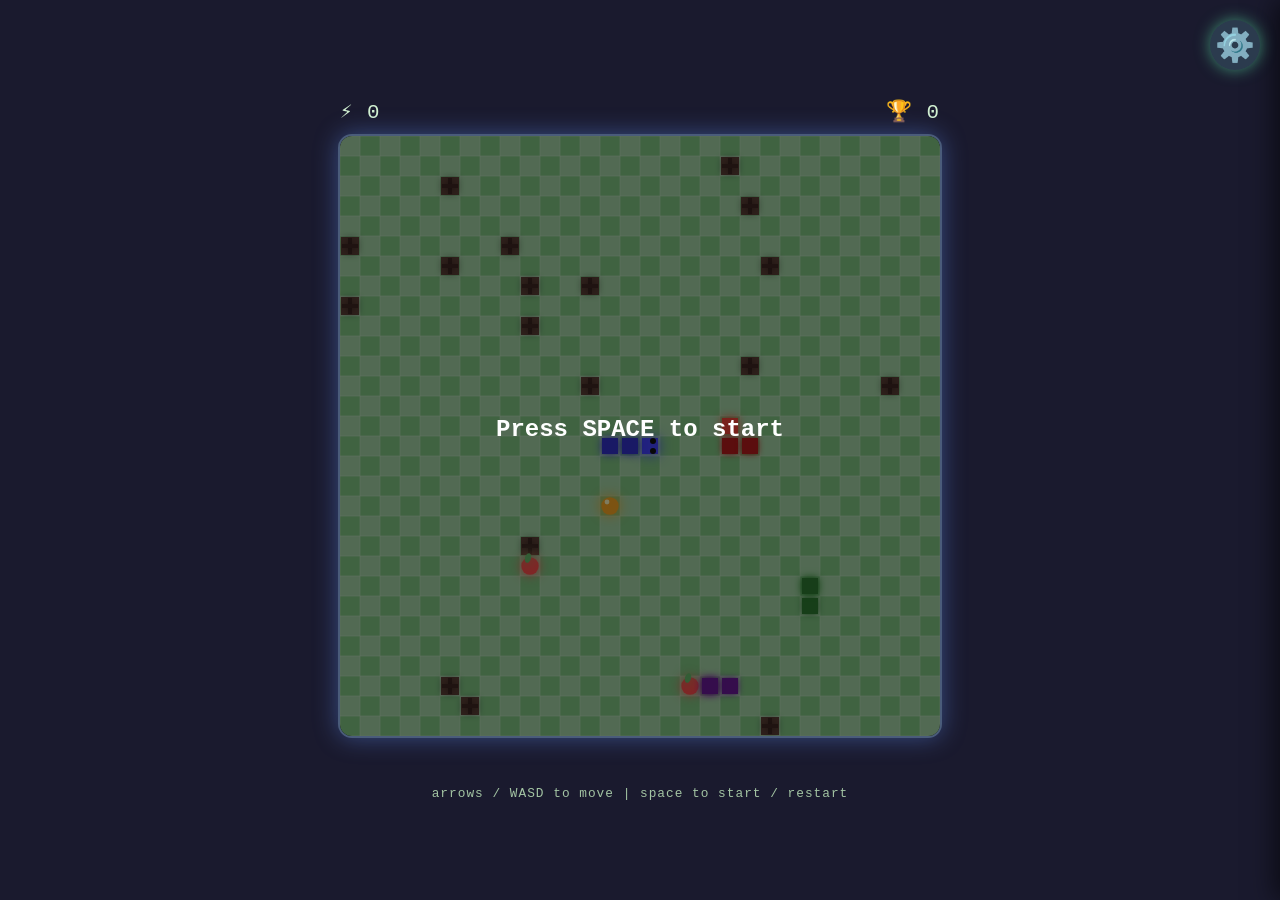
<file: snake.html>
<!DOCTYPE html>
<html lang="en">
<head>
    <meta charset="UTF-8">
    <meta name="viewport" content="width=device-width, initial-scale=1.0">
    <title>🐍 Ultimate Vibe Snake – AI & Custom Grid</title>
    <style>
        * { margin: 0; padding: 0; box-sizing: border-box; }
        body {
            background: #1a1a2e;
            font-family: 'Segoe UI', 'Courier New', monospace;
            color: #d1f0d1;
            display: flex;
            justify-content: center;
            align-items: center;
            min-height: 100vh;
            overflow-x: hidden;
        }
        .game-wrapper {
            display: flex;
            flex-direction: column;
            align-items: center;
            gap: 10px;
        }
        canvas {
            border: 2px solid #4a5c7a;
            box-shadow: 0 0 25px rgba(100, 150, 255, 0.4);
            border-radius: 14px;
            background: #000;
            display: block;
        }
        .info-panel {
            display: flex;
            justify-content: space-between;
            width: 600px;
            font-size: 1.3rem;
            letter-spacing: 1px;
            text-transform: uppercase;
        }
        #gameOverMsg {
            font-size: 1.3rem; height: 28px; color: #ff9a9a;
            text-shadow: 0 0 12px #ff5e5e; font-weight: bold; text-align: center;
        }
        .instructions { font-size: 0.8rem; color: #a3c4a3; letter-spacing: 1px; text-align: center; }
        .sidebar {
            position: fixed; right: 0; top: 0; height: 100vh; width: 300px;
            background: #121b24; border-left: 2px solid #4f6f8f;
            box-shadow: -5px 0 25px rgba(0,0,0,0.6); transform: translateX(100%);
            transition: transform 0.3s ease; z-index: 30; overflow-y: auto;
            padding: 20px 15px; display: flex; flex-direction: column; gap: 15px;
        }
        .sidebar.open { transform: translateX(0); }
        .sidebar h2 { color: #b0e0b0; font-size: 1.2rem; margin-bottom: 5px; text-align: center; }
        .setting-group { display: flex; flex-direction: column; gap: 8px; }
        .setting-row { display: flex; justify-content: space-between; align-items: center; font-size: 0.85rem; color: #cbddee; }
        .setting-row label { font-weight: bold; }
        input[type="color"] { width: 40px; height: 30px; border: none; background: transparent; cursor: pointer; }
        input[type="range"] { width: 110px; }
        .speed-options { display: flex; gap: 10px; align-items: center; }
        .checkbox-list, .radio-list { display: flex; flex-direction: column; gap: 6px; }
        .toggle-btn {
            position: fixed; right: 20px; top: 20px; background: #2b3b4e; border: none;
            color: #e0ffe0; font-size: 2rem; width: 50px; height: 50px; border-radius: 50%;
            cursor: pointer; box-shadow: 0 0 15px rgba(100,255,180,0.5); z-index: 40;
            transition: 0.2s; display: flex; align-items: center; justify-content: center;
        }
        .toggle-btn:hover { background: #3e566d; box-shadow: 0 0 25px #7affb0; }
        .close-sidebar { align-self: flex-end; background: none; border: none; color: #ffa5a5; font-size: 1.5rem; cursor: pointer; margin-bottom: 10px; }
    </style>
</head>
<body>
<button class="toggle-btn" id="toggleSidebar">⚙️</button>

<div class="game-wrapper">
    <div class="info-panel">
        <span>⚡ <span id="score">0</span></span>
        <span>🏆 <span id="highScore">0</span></span>
    </div>
    <canvas id="gameCanvas" width="600" height="600"></canvas>
    <div id="gameOverMsg"></div>
    <div class="instructions">arrows / WASD to move | space to start / restart</div>
</div>

<div class="sidebar" id="sidebar">
    <button class="close-sidebar" id="closeSidebar">✖</button>
    <h2>🎨 Customisation</h2>

    <div class="setting-group">
        <h3>Player snake</h3>
        <div class="setting-row"><label>Head</label><input type="color" id="playerHeadColor" value="#4444ff"></div>
        <div class="setting-row"><label>Body</label><input type="color" id="playerBodyColor" value="#3333cc"></div>
    </div>

    <div class="setting-group">
        <h3>Helper 🟢</h3>
        <div class="setting-row"><label>Head</label><input type="color" id="helperHeadColor" value="#4caf50"></div>
        <div class="setting-row"><label>Body</label><input type="color" id="helperBodyColor" value="#2e7d32"></div>
    </div>

    <div class="setting-group">
        <h3>Killer 🔴</h3>
        <div class="setting-row"><label>Head</label><input type="color" id="killerHeadColor" value="#f44336"></div>
        <div class="setting-row"><label>Body</label><input type="color" id="killerBodyColor" value="#b71c1c"></div>
    </div>

    <div class="setting-group">
        <h3>Random 🟣</h3>
        <div class="setting-row"><label>Head</label><input type="color" id="randomHeadColor" value="#9c27b0"></div>
        <div class="setting-row"><label>Body</label><input type="color" id="randomBodyColor" value="#6a1b9a"></div>
    </div>

    <div class="setting-group">
        <h3>Items</h3>
        <div class="setting-row"><label>🍎 Apple</label><input type="color" id="appleColor" value="#ff4d4d"></div>
        <div class="setting-row"><label>🍏 Golden</label><input type="color" id="goldenColor" value="#f9a825"></div>
        <div class="setting-row"><label>⭐ Star</label><input type="color" id="starColor" value="#ffd54f"></div>
    </div>

    <div class="setting-group">
        <h3>Environment</h3>
        <div class="setting-row"><label>Checker 1</label><input type="color" id="checker1" value="#a5d6a7"></div>
        <div class="setting-row"><label>Checker 2</label><input type="color" id="checker2" value="#81c784"></div>
        <div class="setting-row"><label>Obstacle</label><input type="color" id="obstacleColor" value="#5d4037"></div>
        <div class="setting-row"><label>Grid lines</label><input type="color" id="gridColor" value="#c8e6c9"></div>
    </div>

    <div class="setting-group">
        <h3>Grid size</h3>
        <div class="setting-row"><label>Width:</label><span id="gridWidthValue">30</span></div>
        <input type="range" id="gridWidthSlider" min="5" max="60" value="30" step="1">
        <div class="setting-row"><label>Height:</label><span id="gridHeightValue">30</span></div>
        <input type="range" id="gridHeightSlider" min="5" max="60" value="30" step="1">
    </div>

    <div class="setting-group">
        <h3>Starting apples</h3>
        <div class="setting-row"><label>Regular:</label><span id="startAppleValue">2</span></div>
        <input type="range" id="startAppleSlider" min="1" max="20" value="2" step="1">
    </div>

    <div class="setting-group">
        <h3>Obstacle movement</h3>
        <div class="setting-row"><label>Move every</label><span id="obstacleFreqValue">3s</span></div>
        <input type="range" id="obstacleFreq" min="0" max="10" value="3" step="0.5">
    </div>

    <div class="setting-group">
        <h3>Block density</h3>
        <div class="setting-row"><label>Density:</label><span id="blockDensityValue">2%</span></div>
        <input type="range" id="blockDensitySlider" min="0" max="50" value="2" step="1">
    </div>

    <div class="setting-group">
        <h3>Snake speed</h3>
        <div class="speed-options">
            <label><input type="radio" name="speed" value="slow"> Slow</label>
            <label><input type="radio" name="speed" value="normal" checked> Normal</label>
            <label><input type="radio" name="speed" value="fast"> Fast</label>
        </div>
    </div>

    <div class="setting-group">
        <h3>Power‑up spawn</h3>
        <div class="setting-row"><label>Interval:</label><span id="powerupIntervalValue">10s</span></div>
        <input type="range" id="powerupIntervalSlider" min="1" max="30" value="10" step="1">
        <div class="setting-row"><label>Max on field:</label><span id="maxPowerupsValue">1</span></div>
        <input type="range" id="maxPowerupsSlider" min="1" max="5" value="1" step="1">
    </div>

    <div class="setting-group">
        <h3>Power‑up types 🎁</h3>
        <div class="checkbox-list">
            <label><input type="checkbox" class="powerup-check" data-type="speed" checked> 🚀 Speed boost</label>
            <label><input type="checkbox" class="powerup-check" data-type="invincible" checked> 🛡️ Invincibility</label>
            <label><input type="checkbox" class="powerup-check" data-type="shuffle" checked> 🎲 Shuffle blocks</label>
            <label><input type="checkbox" class="powerup-check" data-type="extraApple" checked> 🍎 Extra apple</label>
        </div>
    </div>

    <div class="setting-group">
        <h3>AI Snakes 🐍</h3>
        <div class="checkbox-list">
            <label><input type="checkbox" class="ai-check" data-snake="helper" checked> 🟢 Helper</label>
            <label><input type="checkbox" class="ai-check" data-snake="killer" checked> 🔴 Killer</label>
            <label><input type="checkbox" class="ai-check" data-snake="random" checked> 🟣 Random</label>
        </div>

        <div class="setting-row"><label>Killer speed</label></div>
        <div class="radio-list" id="killerSpeedGroup">
            <label><input type="radio" name="killerSpeed" value="0.5"> Slower</label>
            <label><input type="radio" name="killerSpeed" value="1" checked> Same</label>
            <label><input type="radio" name="killerSpeed" value="2"> Faster</label>
        </div>

        <div class="setting-row"><label>Helper respawn pts</label><span id="helperRespawnValue">10</span></div>
        <input type="range" id="helperRespawnSlider" min="1" max="50" value="10" step="1">

        <div class="setting-row"><label>Killer respawn pts</label><span id="killerRespawnValue">10</span></div>
        <input type="range" id="killerRespawnSlider" min="1" max="50" value="10" step="1">

        <div class="setting-row"><label>Random respawn pts</label><span id="randomRespawnValue">10</span></div>
        <input type="range" id="randomRespawnSlider" min="1" max="50" value="10" step="1">
    </div>
</div>

<script>
    (function() {
        const canvas = document.getElementById('gameCanvas');
        const ctx = canvas.getContext('2d');

        // UI elements
        const scoreSpan = document.getElementById('score');
        const highScoreSpan = document.getElementById('highScore');
        const gameOverMsg = document.getElementById('gameOverMsg');
        const sidebar = document.getElementById('sidebar');
        document.getElementById('toggleSidebar').addEventListener('click', () => sidebar.classList.toggle('open'));
        document.getElementById('closeSidebar').addEventListener('click', () => sidebar.classList.remove('open'));

        // Color inputs mapping
        const colorInputs = {};
        document.querySelectorAll('input[type="color"]').forEach(input => {
            colorInputs[input.id] = input;
        });
        let colors = {};
        Object.entries(colorInputs).forEach(([id, input]) => {
            colors[id] = input.value;
            input.addEventListener('input', () => colors[id] = input.value);
        });

        // Grid dimensions
        const gridWidthSlider = document.getElementById('gridWidthSlider');
        const gridHeightSlider = document.getElementById('gridHeightSlider');
        let tileCountX = parseInt(gridWidthSlider.value);
        let tileCountY = parseInt(gridHeightSlider.value);
        let cellSize, boardOffsetX, boardOffsetY;

        function updateGridDimensions() {
            tileCountX = parseInt(gridWidthSlider.value);
            tileCountY = parseInt(gridHeightSlider.value);
            document.getElementById('gridWidthValue').textContent = tileCountX;
            document.getElementById('gridHeightValue').textContent = tileCountY;
            // square cells, board centered
            cellSize = Math.min(600 / tileCountX, 600 / tileCountY);
            boardOffsetX = (600 - cellSize * tileCountX) / 2;
            boardOffsetY = (600 - cellSize * tileCountY) / 2;
        }
        gridWidthSlider.addEventListener('input', () => { updateGridDimensions(); resetAll(); });
        gridHeightSlider.addEventListener('input', () => { updateGridDimensions(); resetAll(); });
        updateGridDimensions();

        // Starting apples slider
        const startAppleSlider = document.getElementById('startAppleSlider');
        let startAppleCount = parseInt(startAppleSlider.value);
        startAppleSlider.addEventListener('input', () => {
            startAppleCount = parseInt(startAppleSlider.value);
            document.getElementById('startAppleValue').textContent = startAppleCount;
            resetAll();
        });

        // Obstacle movement
        const obstacleFreqSlider = document.getElementById('obstacleFreq');
        const obstacleMoveDelayMs = 200;
        obstacleFreqSlider.addEventListener('input', () => {
            document.getElementById('obstacleFreqValue').textContent = parseFloat(obstacleFreqSlider.value) + 's';
            if (gameRunning) setupObstacleMovement();
        });

        // Block density
        const blockDensitySlider = document.getElementById('blockDensitySlider');
        let blockDensity = parseInt(blockDensitySlider.value);
        blockDensitySlider.addEventListener('input', () => {
            blockDensity = parseInt(blockDensitySlider.value);
            document.getElementById('blockDensityValue').textContent = blockDensity + '%';
            resetAll();
        });

        // Power-up interval & max
        const powerupIntervalSlider = document.getElementById('powerupIntervalSlider');
        let powerupInterval = parseInt(powerupIntervalSlider.value);
        powerupIntervalSlider.addEventListener('input', () => {
            powerupInterval = parseInt(powerupIntervalSlider.value);
            document.getElementById('powerupIntervalValue').textContent = powerupInterval + 's';
            if (gameRunning) { clearTimeout(powerupSpawnTimer); schedulePowerup(); }
        });
        const maxPowerupsSlider = document.getElementById('maxPowerupsSlider');
        let maxPowerups = parseInt(maxPowerupsSlider.value);
        maxPowerupsSlider.addEventListener('input', () => {
            maxPowerups = parseInt(maxPowerupsSlider.value);
            document.getElementById('maxPowerupsValue').textContent = maxPowerups;
            while (powerups.length > maxPowerups) clearTimeout(powerups.pop().despawnTimer);
        });

        // Player speed radios
        const speedRadios = document.getElementsByName('speed');
        let currentSpeed = 'normal';
        const speedIntervals = { slow: 150, normal: 100, fast: 60 };
        for (let radio of speedRadios) {
            radio.addEventListener('change', e => {
                if (e.target.checked) {
                    currentSpeed = e.target.value;
                    if (gameRunning && !speedBoostActive) {
                        clearInterval(gameLoopInterval);
                        gameLoopInterval = setInterval(update, speedIntervals[currentSpeed]);
                    }
                }
            });
        }

        // Power-up allowed types
        let allowedPowerups = { speed: true, invincible: true, shuffle: true, extraApple: true };
        document.querySelectorAll('.powerup-check').forEach(cb => cb.addEventListener('change', e => allowedPowerups[e.target.dataset.type] = e.target.checked));

        // AI toggles & respawn points
        let aiEnabled = { helper: true, killer: true, random: true };
        document.querySelectorAll('.ai-check').forEach(cb => cb.addEventListener('change', e => {
            aiEnabled[e.target.dataset.snake] = e.target.checked;
            if (!aiEnabled[e.target.dataset.snake]) removeAISnake(e.target.dataset.snake);
            else spawnAISnake(e.target.dataset.snake);
        }));

        const helperRespawnSlider = document.getElementById('helperRespawnSlider');
        const killerRespawnSlider = document.getElementById('killerRespawnSlider');
        const randomRespawnSlider = document.getElementById('randomRespawnSlider');
        let helperRespawnPts = parseInt(helperRespawnSlider.value);
        let killerRespawnPts = parseInt(killerRespawnSlider.value);
        let randomRespawnPts = parseInt(randomRespawnSlider.value);
        helperRespawnSlider.addEventListener('input', () => {
            helperRespawnPts = parseInt(helperRespawnSlider.value);
            document.getElementById('helperRespawnValue').textContent = helperRespawnPts;
        });
        killerRespawnSlider.addEventListener('input', () => {
            killerRespawnPts = parseInt(killerRespawnSlider.value);
            document.getElementById('killerRespawnValue').textContent = killerRespawnPts;
        });
        randomRespawnSlider.addEventListener('input', () => {
            randomRespawnPts = parseInt(randomRespawnSlider.value);
            document.getElementById('randomRespawnValue').textContent = randomRespawnPts;
        });

        // Killer speed relative
        let killerSpeedMultiplier = 1;
        document.getElementsByName('killerSpeed').forEach(radio => radio.addEventListener('change', e => {
            if (e.target.checked) killerSpeedMultiplier = parseFloat(e.target.value);
        }));

        // ---------- Game state ----------
        let snake, foods, obstacles, starItem, powerups = [];
        let direction, nextDirection;
        let score = 0, highScore = 0;
        let gameRunning = false, gameStarted = false;
        let gameLoopInterval = null;
        let starTimer = null;
        let nextStarThreshold = 10;

        // AI snakes
        let helperSnake = { segments:[], direction:{x:0,y:0}, alive:false, respawnScore:0, speedBoost:false, invincible:false };
        let killerSnake = { segments:[], direction:{x:0,y:0}, alive:false, respawnScore:0 };
        let randomSnake = { segments:[], direction:{x:0,y:0}, alive:false, respawnScore:0 };

        // Obstacle movement
        let obstacleMoveInterval = null, previews = [];
        // Power-up timers
        let powerupSpawnTimer = null;
        // Effects timers
        let speedBoostActive = false, invincibleActive = false;
        let speedBoostTimer = null, invincibleTimer = null;
        let killerAccum = 0;

        // ---------- Helper functions ----------
        function playSound(freq, endFreq, duration, type='sine') {
            try {
                const a = new (window.AudioContext || window.webkitAudioContext)();
                const o = a.createOscillator(), g = a.createGain();
                o.connect(g); g.connect(a.destination); o.type = type;
                o.frequency.setValueAtTime(freq, a.currentTime);
                o.frequency.exponentialRampToValueAtTime(endFreq, a.currentTime+duration*0.7);
                g.gain.setValueAtTime(0.2, a.currentTime);
                g.gain.exponentialRampToValueAtTime(0.01, a.currentTime+duration);
                o.start(); o.stop(a.currentTime+duration);
            } catch(e) {}
        }
        function playEatSound() { playSound(600,900,0.12); }
        function playGoldenSound() { playSound(700,1100,0.15); }
        function playStarSound() { playSound(1000,1400,0.15); }
        function playDeathSound() { playSound(180,40,0.4,'sawtooth'); }
        function playPowerupSound() { playSound(800,1200,0.15); }

        function gridCell(x, y) {
            return { x: boardOffsetX + x * cellSize, y: boardOffsetY + y * cellSize };
        }

        function getAllOccupied() {
            const s = new Set();
            snake.forEach(p => s.add(p.x+','+p.y));
            foods.forEach(f => f && s.add(f.x+','+f.y));
            obstacles.forEach(o => s.add(o.x+','+o.y));
            if (starItem) s.add(starItem.x+','+starItem.y);
            powerups.forEach(p => s.add(p.x+','+p.y));
            if (helperSnake.alive) helperSnake.segments.forEach(p => s.add(p.x+','+p.y));
            if (killerSnake.alive) killerSnake.segments.forEach(p => s.add(p.x+','+p.y));
            if (randomSnake.alive) randomSnake.segments.forEach(p => s.add(p.x+','+p.y));
            return s;
        }

        function randomFreeCell(extraReserved=[]) {
            const occ = getAllOccupied();
            extraReserved.forEach(p => occ.add(p.x+','+p.y));
            if (occ.size >= tileCountX * tileCountY) return null;
            let pos, att=0;
            do {
                pos = { x: Math.floor(Math.random()*tileCountX), y: Math.floor(Math.random()*tileCountY) };
                if (++att > 1000) return null;
            } while (occ.has(pos.x+','+pos.y));
            return pos;
        }

        function spawnFood(type) {
            if (!type) type = Math.random() < 0.7 ? 'apple' : 'golden';
            const p = randomFreeCell();
            return p ? { ...p, type, temp: false } : null;
        }

        function getObstacleCount() {
            return Math.min(500, Math.floor((blockDensity/100) * tileCountX * tileCountY));
        }

        function generateObstacles(count) {
            const safe = new Set();
            for (const seg of snake) {
                for (let dy=-2; dy<=2; dy++)
                    for (let dx=-2; dx<=2; dx++) {
                        const nx = seg.x+dx, ny = seg.y+dy;
                        if (nx>=0 && nx<tileCountX && ny>=0 && ny<tileCountY) safe.add(nx+','+ny);
                    }
            }
            const obs = [];
            const avoid = new Set([...safe]);
            for (let i=0; i<count; i++) {
                let pos, att=0;
                do {
                    pos = { x: Math.floor(Math.random()*tileCountX), y: Math.floor(Math.random()*tileCountY) };
                    if (++att > 500) break;
                } while (avoid.has(pos.x+','+pos.y) || obs.some(o=>o.x===pos.x&&o.y===pos.y));
                if (att<=500) { obs.push(pos); avoid.add(pos.x+','+pos.y); }
            }
            return obs;
        }

        // AI spawning/removal
        function spawnAISnake(type) {
            if (!aiEnabled[type]) return;
            const obj = type==='helper' ? helperSnake : type==='killer' ? killerSnake : randomSnake;
            if (obj.alive) return;
            const pos = randomFreeCell();
            if (!pos) return;
            const len = 3;
            const segs = [pos];
            const dirs = [{x:1,y:0},{x:-1,y:0},{x:0,y:1},{x:0,y:-1}];
            let dir = {x:0,y:0};
            for (let i=1; i<len; i++) {
                const prev = segs[i-1];
                const cand = dirs.filter(d => {
                    const nx=prev.x+d.x, ny=prev.y+d.y;
                    return nx>=0 && nx<tileCountX && ny>=0 && ny<tileCountY && !getAllOccupied().has(nx+','+ny);
                });
                if (cand.length>0) {
                    const ch = cand[Math.floor(Math.random()*cand.length)];
                    segs.push({x:prev.x+ch.x, y:prev.y+ch.y});
                    dir = ch;
                } else break;
            }
            if (segs.length>=2) {
                obj.segments = segs;
                obj.direction = dir;
                obj.alive = true;
                obj.respawnScore = score + (type==='helper' ? helperRespawnPts : type==='killer' ? killerRespawnPts : randomRespawnPts);
                if (type === 'random') obj.segments = segs; // length set initially
            }
        }

        function removeAISnake(type) {
            const obj = type==='helper' ? helperSnake : type==='killer' ? killerSnake : randomSnake;
            obj.alive = false; obj.segments = [];
        }

        function killAISnake(snakeObj, type) {
            snakeObj.alive = false;
            if (type === 'random') {
                // drop temporary apples (disappear after 8s)
                for (const seg of snakeObj.segments) {
                    const apple = { x: seg.x, y: seg.y, type: 'apple', temp: true };
                    foods.push(apple);
                    apple.timer = setTimeout(() => {
                        foods = foods.filter(f => f !== apple);
                    }, 8000);
                }
            }
            snakeObj.segments = [];
            const pts = type==='helper' ? helperRespawnPts : type==='killer' ? killerRespawnPts : randomRespawnPts;
            snakeObj.respawnScore = score + pts;
        }

        function resetAll() {
            clearInterval(gameLoopInterval);
            clearInterval(obstacleMoveInterval);
            clearTimeout(starTimer); clearTimeout(powerupSpawnTimer);
            powerups.forEach(p => clearTimeout(p.despawnTimer));
            foods.forEach(f => { if (f.temp && f.timer) clearTimeout(f.timer); });
            clearTimeout(speedBoostTimer); clearTimeout(invincibleTimer);
            previews.forEach(p => clearTimeout(p.timeoutId));
            previews = [];
            gameRunning = false; gameStarted = false;
            speedBoostActive = false; invincibleActive = false;
            gameOverMsg.textContent = '';
            score = 0; nextStarThreshold = 10;
            scoreSpan.textContent = '0';
            powerups = [];
            [helperSnake, killerSnake, randomSnake].forEach(s => { s.alive=false; s.segments=[]; s.speedBoost=false; s.invincible=false; });
            killerAccum = 0;
            initGameState();
            draw();
        }

        function initGameState() {
            const startX = Math.floor(tileCountX/2), startY = Math.floor(tileCountY/2);
            snake = [{x:startX,y:startY},{x:startX-1,y:startY},{x:startX-2,y:startY}];
            direction = {x:1,y:0}; nextDirection = {x:1,y:0};
            obstacles = generateObstacles(getObstacleCount());
            foods = [];
            for (let i=0; i<startAppleCount; i++) {
                const f = spawnFood('apple'); if (f) foods.push(f);
            }
            const gf = spawnFood('golden'); if (gf) foods.push(gf);
            if (foods.length === 0) {
                const fb = spawnFood('apple'); if (fb) foods.push(fb);
            }
            starItem = null; powerups = [];
            killerAccum = 0;
            if (aiEnabled.helper) spawnAISnake('helper');
            if (aiEnabled.killer) spawnAISnake('killer');
            if (aiEnabled.random) spawnAISnake('random');
        }

        function startGame() {
            if (gameStarted) return;
            gameStarted = true; gameRunning = true;
            gameOverMsg.textContent = '';
            gameLoopInterval = setInterval(update, speedIntervals[currentSpeed]);
            setupObstacleMovement();
            schedulePowerup();
            draw();
        }

        function gameOver() {
            gameRunning = false; gameStarted = false;
            clearInterval(gameLoopInterval); clearObstacleMovement(); cancelPowerups();
            foods.forEach(f => { if (f.temp && f.timer) clearTimeout(f.timer); });
            if (score > highScore) { highScore = score; highScoreSpan.textContent = highScore; }
            gameOverMsg.textContent = '☠️ game over ☠️'; playDeathSound();
            [helperSnake, killerSnake, randomSnake].forEach(s => { s.alive=false; s.segments=[]; });
            initGameState(); draw();
        }

        function restartGame() { resetAll(); startGame(); }

        // Obstacle movement
        function setupObstacleMovement() {
            clearObstacleMovement();
            if (!gameRunning) return;
            const freq = parseFloat(obstacleFreqSlider.value);
            obstacleMoveInterval = setInterval(moveObstaclesStep, freq <= 0 ? 1 : freq*1000);
        }
        function clearObstacleMovement() {
            if (obstacleMoveInterval) clearInterval(obstacleMoveInterval);
            obstacleMoveInterval = null;
            previews.forEach(p => clearTimeout(p.timeoutId)); previews = [];
        }
        function moveObstaclesStep() {
            if (!gameRunning) return;
            previews.forEach(p => clearTimeout(p.timeoutId)); previews = [];
            const reserved = new Set();
            obstacles.forEach((obs, idx) => {
                const neigh = [
                    {x:obs.x, y:obs.y-1}, {x:obs.x+1, y:obs.y}, {x:obs.x, y:obs.y+1}, {x:obs.x-1, y:obs.y}
                ].filter(n => n.x>=0 && n.x<tileCountX && n.y>=0 && n.y<tileCountY &&
                    !snake.some(s=>s.x===n.x&&s.y===n.y) && !foods.some(f=>f&&f.x===n.x&&f.y===n.y) &&
                    (!starItem||!(starItem.x===n.x&&starItem.y===n.y)) &&
                    !powerups.some(p=>p.x===n.x&&p.y===n.y) &&
                    !obstacles.some((o,i2)=>i2!==idx && o.x===n.x&&o.y===n.y) &&
                    !reserved.has(n.x+','+n.y));
                if (neigh.length>0) {
                    const c = neigh[Math.floor(Math.random()*neigh.length)];
                    reserved.add(c.x+','+c.y);
                    const tid = setTimeout(() => { obstacles[idx]={x:c.x,y:c.y}; previews=previews.filter(p=>p.obsIdx!==idx); }, obstacleMoveDelayMs);
                    previews.push({obsIdx:idx, newX:c.x, newY:c.y, timeoutId:tid});
                }
            });
        }

        // Power-up spawning
        function schedulePowerup() {
            if (!gameRunning) return;
            clearTimeout(powerupSpawnTimer);
            powerupSpawnTimer = setTimeout(() => {
                if (powerups.length < maxPowerups) trySpawnPowerup();
                schedulePowerup();
            }, powerupInterval*1000);
        }
        function trySpawnPowerup() {
            const avail = Object.entries(allowedPowerups).filter(([k,v])=>v).map(([k])=>k);
            if (avail.length===0) return;
            const type = avail[Math.floor(Math.random()*avail.length)];
            const pos = randomFreeCell();
            if (!pos) return;
            const dt = setTimeout(() => { powerups = powerups.filter(p=>p!==newP); }, 8000);
            const newP = { ...pos, type, despawnTimer: dt };
            powerups.push(newP);
        }
        function cancelPowerups() { clearTimeout(powerupSpawnTimer); powerups.forEach(p=>clearTimeout(p.despawnTimer)); powerups=[]; }

        function applyPowerup(type, target='player') {
            playPowerupSound();
            if (type === 'speed') {
                if (target === 'player') activateSpeedBoost();
                else { helperSnake.speedBoost = true; setTimeout(() => { helperSnake.speedBoost = false; }, 5000); }
            } else if (type === 'invincible') {
                if (target === 'player') activateInvincibility();
                else { helperSnake.invincible = true; setTimeout(() => { helperSnake.invincible = false; }, 3000); }
            } else if (type === 'shuffle') shuffleObstacles();
            else if (type === 'extraApple') { const f = spawnFood('apple'); if (f) foods.push(f); }
        }

        function activateSpeedBoost() {
            if (speedBoostActive) return;
            speedBoostActive = true;
            clearInterval(gameLoopInterval);
            gameLoopInterval = setInterval(update, speedIntervals.fast);
            clearTimeout(speedBoostTimer);
            speedBoostTimer = setTimeout(() => { speedBoostActive=false; if(gameRunning){clearInterval(gameLoopInterval); gameLoopInterval=setInterval(update, speedIntervals[currentSpeed]);} }, 5000);
        }
        function activateInvincibility() {
            if (invincibleActive) return;
            invincibleActive = true;
            clearTimeout(invincibleTimer);
            invincibleTimer = setTimeout(() => { invincibleActive = false; }, 3000);
        }
        function shuffleObstacles() {
            const newObs = [];
            for (let i=0; i<obstacles.length; i++) {
                const p = randomFreeCell(newObs);
                if (p) newObs.push(p); else newObs.push(obstacles[i]);
            }
            obstacles = newObs;
        }

        function trySpawnStar() {
            if (starItem || !gameRunning) return;
            if (score >= nextStarThreshold) {
                const p = randomFreeCell();
                if (p) { starItem = { ...p, type:'star' }; starTimer = setTimeout(()=>{starItem=null;}, 5000); }
                nextStarThreshold = score+10;
            }
        }

        // AI update
        function updateAI() {
            if (!gameRunning) return;
            // Helper snake
            if (helperSnake.alive && aiEnabled.helper) {
                const targets = [...foods.filter(f=>f), ...(starItem?[starItem]:[]), ...powerups];
                if (targets.length > 0) {
                    const head = helperSnake.segments[0];
                    let best = targets[0], bestDist = Math.abs(best.x-head.x)+Math.abs(best.y-head.y);
                    for (const t of targets) {
                        const d = Math.abs(t.x-head.x)+Math.abs(t.y-head.y);
                        if (d < bestDist) { bestDist=d; best=t; }
                    }
                    const dx = Math.sign(best.x-head.x), dy = Math.sign(best.y-head.y);
                    if (Math.abs(best.x-head.x) >= Math.abs(best.y-head.y)) helperSnake.direction = {x:dx, y:0};
                    else helperSnake.direction = {x:0, y:dy};
                    if (dx===0 && dy===0) helperSnake.direction = {x:0,y:0};
                }
                const steps = helperSnake.speedBoost ? 2 : 1;
                for (let s=0; s<steps; s++) {
                    if (!helperSnake.alive) break;
                    // collect items at current head position before moving
                    const head = helperSnake.segments[0];
                    for (let i=0; i<foods.length; i++) {
                        if (foods[i] && foods[i].x===head.x && foods[i].y===head.y) {
                            const isGolden = foods[i].type === 'golden';
                            score += isGolden ? 3 : 1;
                            scoreSpan.textContent = score;
                            if (isGolden) {
                                playGoldenSound();
                                // grow by 3
                                for (let g=0; g<3; g++) helperSnake.segments.push({...helperSnake.segments[helperSnake.segments.length-1]});
                            } else {
                                playEatSound();
                                helperSnake.segments.push({...helperSnake.segments[helperSnake.segments.length-1]});
                            }
                            if (foods[i].temp && foods[i].timer) clearTimeout(foods[i].timer);
                            foods[i] = null;
                        }
                    }
                    foods = foods.filter(f=>f);
                    if (starItem && starItem.x===head.x && starItem.y===head.y) {
                        score += 5; scoreSpan.textContent=score;
                        playStarSound(); starItem=null; clearTimeout(starTimer);
                        helperSnake.segments.push({...helperSnake.segments[helperSnake.segments.length-1]});
                    }
                    for (const p of powerups) {
                        if (p.x===head.x && p.y===head.y) {
                            applyPowerup(p.type, 'helper');
                            clearTimeout(p.despawnTimer);
                            powerups = powerups.filter(pp=>pp!==p);
                            helperSnake.segments.push({...helperSnake.segments[helperSnake.segments.length-1]});
                            break;
                        }
                    }
                    moveAISnake(helperSnake, helperSnake.invincible);
                }
            }

            // Killer snake (avoids player cells)
            if (killerSnake.alive && aiEnabled.killer) {
                const head = snake[0];
                const target = { x: head.x + direction.x*3, y: head.y + direction.y*3 };
                target.x = Math.max(0, Math.min(tileCountX-1, target.x));
                target.y = Math.max(0, Math.min(tileCountY-1, target.y));
                const kHead = killerSnake.segments[0];
                const dx = target.x - kHead.x, dy = target.y - kHead.y;
                if (Math.abs(dx) >= Math.abs(dy)) killerSnake.direction = {x:Math.sign(dx), y:0};
                else killerSnake.direction = {x:0, y:Math.sign(dy)};
                if (dx===0 && dy===0) killerSnake.direction = {x:0,y:0};

                killerAccum += killerSpeedMultiplier;
                const steps = Math.floor(killerAccum);
                killerAccum -= steps;
                for (let s=0; s<steps; s++) {
                    if (!killerSnake.alive) break;
                    // eat foods for growth
                    const head = killerSnake.segments[0];
                    for (let i=0; i<foods.length; i++) {
                        if (foods[i] && foods[i].x===head.x && foods[i].y===head.y) {
                            if (foods[i].temp && foods[i].timer) clearTimeout(foods[i].timer);
                            foods[i] = null;
                            killerSnake.segments.push({...killerSnake.segments[killerSnake.segments.length-1]});
                        }
                    }
                    foods = foods.filter(f=>f);
                    moveAISnake(killerSnake, false, true); // avoidPlayer = true
                }
            }

            // Random snake (avoids self-collision, eats apples)
            if (randomSnake.alive && aiEnabled.random) {
                const head = randomSnake.segments[0];
                const bodySet = new Set(randomSnake.segments.slice(1).map(s=>s.x+','+s.y));
                // check for food at current position before moving
                for (let i=0; i<foods.length; i++) {
                    if (foods[i] && foods[i].x===head.x && foods[i].y===head.y) {
                        if (foods[i].temp && foods[i].timer) clearTimeout(foods[i].timer);
                        foods[i] = null;
                        randomSnake.segments.push({...randomSnake.segments[randomSnake.segments.length-1]});
                    }
                }
                foods = foods.filter(f=>f);

                const rev = {x:-randomSnake.direction.x, y:-randomSnake.direction.y};
                const candidates = [
                    {x:1,y:0},{x:-1,y:0},{x:0,y:1},{x:0,y:-1}
                ].filter(d => {
                    const nx = head.x+d.x, ny = head.y+d.y;
                    return nx>=0 && nx<tileCountX && ny>=0 && ny<tileCountY &&
                        !obstacles.some(o=>o.x===nx&&o.y===ny) &&
                        !bodySet.has(nx+','+ny);
                });
                const nonRev = candidates.filter(d => !(d.x===rev.x && d.y===rev.y));
                const chosen = (nonRev.length>0 ? nonRev : candidates)[Math.floor(Math.random()*(nonRev.length||candidates.length))];
                randomSnake.direction = chosen || {x:0,y:0};
                moveAISnake(randomSnake, false);
            }
        }

        function moveAISnake(snakeObj, ignoreObstacles, avoidPlayer=false) {
            const dir = snakeObj.direction;
            if (dir.x===0 && dir.y===0) return;
            const head = snakeObj.segments[0];
            const newHead = { x: head.x+dir.x, y: head.y+dir.y };

            // wall check
            if (newHead.x<0 || newHead.x>=tileCountX || newHead.y<0 || newHead.y>=tileCountY) {
                killAISnake(snakeObj, snakeObj===helperSnake?'helper':snakeObj===killerSnake?'killer':'random');
                return;
            }
            // player avoidance for killer
            if (avoidPlayer && snake.some(seg => seg.x===newHead.x && seg.y===newHead.y)) {
                // try to pick another direction that doesn't hit player, if possible
                const alternatives = [
                    {x:1,y:0},{x:-1,y:0},{x:0,y:1},{x:0,y:-1}
                ].filter(d => {
                    const nx = head.x+d.x, ny = head.y+d.y;
                    return nx>=0 && nx<tileCountX && ny>=0 && ny<tileCountY &&
                        !snake.some(seg=>seg.x===nx&&seg.y===ny) &&
                        (ignoreObstacles ? true : !obstacles.some(o=>o.x===nx&&o.y===ny));
                });
                if (alternatives.length > 0) {
                    const alt = alternatives[Math.floor(Math.random()*alternatives.length)];
                    newHead.x = head.x + alt.x;
                    newHead.y = head.y + alt.y;
                    snakeObj.direction = alt;
                } else {
                    return; // no safe move, stay
                }
            }
            // obstacle collision (unless invincible)
            if (!ignoreObstacles && obstacles.some(o=>o.x===newHead.x&&o.y===newHead.y)) {
                killAISnake(snakeObj, snakeObj===helperSnake?'helper':snakeObj===killerSnake?'killer':'random');
                return;
            }
            // self collision
            if (snakeObj.segments.some(seg=>seg.x===newHead.x&&seg.y===newHead.y)) {
                if (snakeObj === randomSnake) return; // just don't move
                else { killAISnake(snakeObj, snakeObj===helperSnake?'helper':snakeObj===killerSnake?'killer':'random'); return; }
            }
            snakeObj.segments.unshift(newHead);
            snakeObj.segments.pop();
        }

        function checkAIRespawns() {
            if (aiEnabled.helper && !helperSnake.alive && score >= helperSnake.respawnScore) spawnAISnake('helper');
            if (aiEnabled.killer && !killerSnake.alive && score >= killerSnake.respawnScore) spawnAISnake('killer');
            if (aiEnabled.random && !randomSnake.alive && score >= randomSnake.respawnScore) spawnAISnake('random');
        }

        function checkPlayerCollisionWithAI() {
            const head = snake[0];
            if (killerSnake.alive && aiEnabled.killer && killerSnake.segments.some(seg=>seg.x===head.x&&seg.y===head.y)) {
                gameOver(); return true;
            }
            if (randomSnake.alive && aiEnabled.random && randomSnake.segments.some(seg=>seg.x===head.x&&seg.y===head.y)) {
                for (const seg of randomSnake.segments) {
                    const apple = { x: seg.x, y: seg.y, type: 'apple', temp: true };
                    foods.push(apple);
                    apple.timer = setTimeout(() => { foods = foods.filter(f => f !== apple); }, 8000);
                }
                playPowerupSound();
                killAISnake(randomSnake, 'random');
                return false;
            }
            return false;
        }

        // ---------- Main Update ----------
        function update() {
            if (!gameRunning) return;

            if ((nextDirection.x!==0||nextDirection.y!==0) && (nextDirection.x!==-direction.x||nextDirection.y!==-direction.y)) {
                direction = {...nextDirection};
            }
            let head = {x:snake[0].x+direction.x, y:snake[0].y+direction.y};

            if (invincibleActive) {
                if (head.x<0) head.x=tileCountX-1; if (head.x>=tileCountX) head.x=0;
                if (head.y<0) head.y=tileCountY-1; if (head.y>=tileCountY) head.y=0;
            } else {
                if (head.x<0||head.x>=tileCountX||head.y<0||head.y>=tileCountY) { gameOver(); return; }
            }

            updateAI();
            if (checkPlayerCollisionWithAI()) return;

            // Food / star / powerup collection
            let ateFood=false, foodPoints=0, foodType=null;
            for (let i=0;i<foods.length;i++) {
                if (foods[i] && foods[i].x===head.x && foods[i].y===head.y) {
                    ateFood=true; foodPoints=foods[i].type==='golden'?3:1; foodType=foods[i].type;
                    if (foods[i].temp && foods[i].timer) clearTimeout(foods[i].timer);
                    foods[i]=null; break;
                }
            }
            foods = foods.filter(f=>f);
            let ateStar=false;
            if (starItem && starItem.x===head.x && starItem.y===head.y) {
                ateStar=true; foodPoints=5; starItem=null; clearTimeout(starTimer);
            }
            let colPwr=null;
            for (const p of powerups) {
                if (p.x===head.x && p.y===head.y) { colPwr=p; break; }
            }
            if (colPwr) {
                applyPowerup(colPwr.type, 'player');
                clearTimeout(colPwr.despawnTimer);
                powerups = powerups.filter(p=>p!==colPwr);
            }

            const newSnake = [{x:head.x,y:head.y}, ...snake];
            if (!ateFood && !ateStar && !colPwr) newSnake.pop();

            if (newSnake.some((seg,i)=>i!==0 && seg.x===head.x && seg.y===head.y) && !invincibleActive) { gameOver(); return; }
            if (obstacles.some(o=>o.x===head.x&&o.y===head.y) && !invincibleActive) { gameOver(); return; }

            snake = newSnake;
            if (ateFood||ateStar) {
                score += foodPoints; scoreSpan.textContent=score;
                if (foodType==='golden') playGoldenSound(); else if (ateStar) playStarSound(); else playEatSound();
                if (ateFood) { const f=spawnFood(); if(f) foods.push(f); }
                trySpawnStar();
            }
            while (foods.filter(f=>f && !f.temp).length < startAppleCount) {
                const f = spawnFood('apple'); if (f) foods.push(f); else break;
            }
            checkAIRespawns();
        }

        // ---------- Drawing ----------
        function draw() {
            ctx.clearRect(0,0,canvas.width,canvas.height);
            ctx.fillStyle = '#000';
            ctx.fillRect(0,0,canvas.width,canvas.height);

            // checkerboard
            for (let r=0; r<tileCountY; r++) {
                for (let c=0; c<tileCountX; c++) {
                    const pos = gridCell(c, r);
                    ctx.fillStyle = (r+c)%2===0 ? colors['checker1'] : colors['checker2'];
                    ctx.fillRect(pos.x, pos.y, cellSize, cellSize);
                }
            }
            // grid lines
            ctx.strokeStyle = colors['gridColor'];
            ctx.lineWidth = 0.5;
            for (let i=0; i<=tileCountX; i++) {
                ctx.beginPath();
                ctx.moveTo(boardOffsetX + i*cellSize, boardOffsetY);
                ctx.lineTo(boardOffsetX + i*cellSize, boardOffsetY + tileCountY*cellSize);
                ctx.stroke();
            }
            for (let i=0; i<=tileCountY; i++) {
                ctx.beginPath();
                ctx.moveTo(boardOffsetX, boardOffsetY + i*cellSize);
                ctx.lineTo(boardOffsetX + tileCountX*cellSize, boardOffsetY + i*cellSize);
                ctx.stroke();
            }

            // obstacles
            ctx.shadowBlur=6; ctx.shadowColor='#00000040';
            for (const o of obstacles) {
                const pos = gridCell(o.x, o.y);
                ctx.fillStyle=colors['obstacleColor'];
                ctx.fillRect(pos.x+1, pos.y+1, cellSize-2, cellSize-2);
                ctx.fillStyle='#3e2723';
                ctx.fillRect(pos.x+cellSize*0.4, pos.y+2, cellSize*0.2, cellSize-4);
                ctx.fillRect(pos.x+2, pos.y+cellSize*0.4, cellSize-4, cellSize*0.2);
            }
            ctx.shadowBlur=0;
            // obstacle previews
            for (const p of previews) {
                const pos = gridCell(p.newX, p.newY);
                ctx.strokeStyle=colors['obstacleColor']; ctx.lineWidth=2;
                ctx.strokeRect(pos.x+1, pos.y+1, cellSize-2, cellSize-2);
            }

            // foods
            for (const f of foods) {
                if (!f) continue;
                const pos = gridCell(f.x, f.y);
                const fx = pos.x + cellSize/2, fy = pos.y + cellSize/2;
                if (f.type==='apple') {
                    ctx.fillStyle=colors['appleColor']; ctx.shadowBlur=12; ctx.shadowColor=colors['appleColor'];
                    ctx.beginPath(); ctx.arc(fx, fy, cellSize/2.3, 0, Math.PI*2); ctx.fill();
                    ctx.fillStyle='#66bb6a'; ctx.shadowColor='#66bb6a';
                    ctx.beginPath(); ctx.ellipse(fx-2, fy-8, cellSize*0.15, cellSize*0.25, 0.3, 0, Math.PI*2); ctx.fill();
                } else {
                    ctx.fillStyle=colors['goldenColor']; ctx.shadowBlur=14; ctx.shadowColor=colors['goldenColor'];
                    ctx.beginPath(); ctx.arc(fx, fy, cellSize/2.3, 0, Math.PI*2); ctx.fill();
                    ctx.fillStyle='#fff9c4'; ctx.beginPath(); ctx.arc(fx-3, fy-4, cellSize*0.12, 0, Math.PI*2); ctx.fill();
                }
                ctx.shadowBlur=0;
                if (f.temp) {
                    ctx.strokeStyle = '#fff'; ctx.lineWidth = 1;
                    ctx.strokeRect(pos.x+2, pos.y+2, cellSize-4, cellSize-4);
                }
            }
            // star
            if (starItem) {
                const pos = gridCell(starItem.x, starItem.y);
                const sx = pos.x+cellSize/2, sy = pos.y+cellSize/2;
                ctx.fillStyle=colors['starColor']; ctx.shadowBlur=18; ctx.shadowColor=colors['starColor'];
                drawStar(ctx, sx, sy, cellSize*0.4, 5); ctx.shadowBlur=0;
            }
            // powerups
            for (const p of powerups) {
                const pos = gridCell(p.x, p.y);
                const px = pos.x+cellSize/2, py = pos.y+cellSize/2;
                ctx.shadowBlur=20; ctx.shadowColor='#ffeb3b'; ctx.fillStyle='#ffeb3b';
                ctx.beginPath(); ctx.arc(px, py, cellSize/2.4, 0, Math.PI*2); ctx.fill();
                ctx.fillStyle='#000'; ctx.font = `${cellSize*0.6}px "Segoe UI"`; ctx.textAlign='center'; ctx.textBaseline='middle';
                let sym='🚀'; if(p.type==='invincible') sym='🛡️'; else if(p.type==='shuffle') sym='🎲'; else if(p.type==='extraApple') sym='🍎';
                ctx.fillText(sym, px, py-1);
                ctx.shadowBlur=0;
            }

            // AI snakes
            drawAISnake(helperSnake, colors['helperHeadColor'], colors['helperBodyColor']);
            drawAISnake(killerSnake, colors['killerHeadColor'], colors['killerBodyColor']);
            drawAISnake(randomSnake, colors['randomHeadColor'], colors['randomBodyColor']);

            // player snake
            for (let i=0; i<snake.length; i++) {
                const seg = snake[i];
                const pos = gridCell(seg.x, seg.y);
                const x=pos.x, y=pos.y;
                const pad = cellSize*0.1;
                if (i===0) {
                    const time = Date.now()*0.01;
                    ctx.shadowBlur = speedBoostActive ? 20+Math.sin(time*5)*10 : invincibleActive ? 20+Math.sin(time*8)*10 : 14;
                    ctx.fillStyle = speedBoostActive ? '#ffee58' : colors['playerHeadColor'];
                    ctx.shadowColor = speedBoostActive ? '#ffee58' : invincibleActive ? '#00ffff' : colors['playerHeadColor'];
                    ctx.fillRect(x+pad, y+pad, cellSize-pad*2, cellSize-pad*2);
                    if (invincibleActive) {
                        ctx.strokeStyle='#00ffff'; ctx.lineWidth=2;
                        ctx.beginPath(); ctx.arc(x+cellSize/2, y+cellSize/2, cellSize*0.6, 0, Math.PI*2); ctx.stroke();
                    }
                    ctx.fillStyle='#111'; ctx.shadowBlur=0;
                    let e1x,e1y,e2x,e2y;
                    if (direction.x===1) { e1x=x+cellSize-cellSize*0.35; e1y=y+cellSize*0.25; e2x=x+cellSize-cellSize*0.35; e2y=y+cellSize*0.75; }
                    else if (direction.x===-1) { e1x=x+cellSize*0.35; e1y=y+cellSize*0.25; e2x=x+cellSize*0.35; e2y=y+cellSize*0.75; }
                    else if (direction.y===-1) { e1x=x+cellSize*0.25; e1y=y+cellSize*0.35; e2x=x+cellSize*0.75; e2y=y+cellSize*0.35; }
                    else { e1x=x+cellSize*0.25; e1y=y+cellSize*0.65; e2x=x+cellSize*0.75; e2y=y+cellSize*0.65; }
                    ctx.beginPath(); ctx.arc(e1x, e1y, cellSize*0.15, 0, Math.PI*2); ctx.fill();
                    ctx.beginPath(); ctx.arc(e2x, e2y, cellSize*0.15, 0, Math.PI*2); ctx.fill();
                } else {
                    ctx.fillStyle = colors['playerBodyColor']; ctx.shadowBlur=8; ctx.shadowColor=colors['playerBodyColor'];
                    ctx.fillRect(x+pad, y+pad, cellSize-pad*2, cellSize-pad*2);
                }
            }
            ctx.shadowBlur=0;

            if (!gameStarted) {
                ctx.fillStyle='rgba(0,0,0,0.5)'; ctx.fillRect(0,0,canvas.width,canvas.height);
                ctx.fillStyle='#fff'; ctx.font='bold 24px "Courier New"'; ctx.textAlign='center';
                ctx.fillText('Press SPACE to start', canvas.width/2, canvas.height/2);
            }
        }

        function drawAISnake(obj, headCol, bodyCol) {
            if (!obj.alive || obj.segments.length===0) return;
            for (let i=0; i<obj.segments.length; i++) {
                const seg = obj.segments[i];
                const pos = gridCell(seg.x, seg.y);
                const pad = cellSize*0.1;
                ctx.fillStyle = i===0 ? headCol : bodyCol;
                ctx.shadowBlur = i===0 ? 10 : 6; ctx.shadowColor = ctx.fillStyle;
                ctx.fillRect(pos.x+pad, pos.y+pad, cellSize-pad*2, cellSize-pad*2);
            }
            ctx.shadowBlur=0;
        }

        function drawStar(ctx, cx, cy, r, pts) {
            const step = Math.PI/pts; let rot = Math.PI/2*3;
            ctx.beginPath();
            for (let i=0; i<pts; i++) {
                ctx.lineTo(cx+Math.cos(rot)*r, cy+Math.sin(rot)*r); rot+=step;
                ctx.lineTo(cx+Math.cos(rot)*r*0.5, cy+Math.sin(rot)*r*0.5); rot+=step;
            }
            ctx.closePath(); ctx.fill();
        }

        function gameLoopVisual() { draw(); requestAnimationFrame(gameLoopVisual); }

        document.addEventListener('keydown', e => {
            if (e.code==='Space') { e.preventDefault(); if (!gameRunning) restartGame(); return; }
            if (!gameRunning) return;
            const k = e.key;
            if (k==='ArrowUp'||k==='w'||k==='W') { if (direction.y!==1) nextDirection={x:0,y:-1}; e.preventDefault(); }
            else if (k==='ArrowDown'||k==='s'||k==='S') { if (direction.y!==-1) nextDirection={x:0,y:1}; e.preventDefault(); }
            else if (k==='ArrowLeft'||k==='a'||k==='A') { if (direction.x!==1) nextDirection={x:-1,y:0}; e.preventDefault(); }
            else if (k==='ArrowRight'||k==='d'||k==='D') { if (direction.x!==-1) nextDirection={x:1,y:0}; e.preventDefault(); }
        });

        initGameState();
        gameLoopVisual();
    })();
</script>
</body>
</html>
</file>
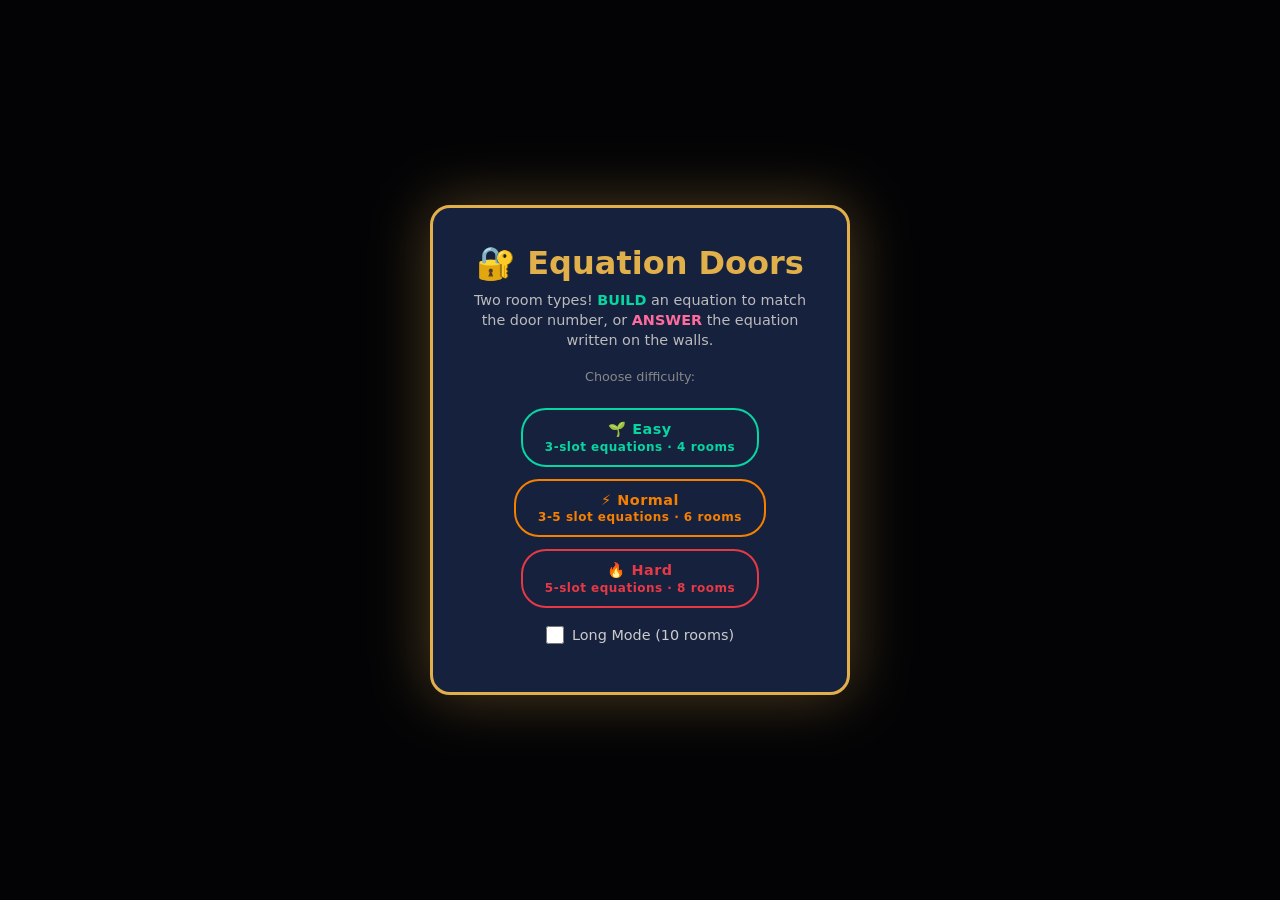
<file: games/equation-doors.html>
<!DOCTYPE html>
<html lang="en">
<head>
    <meta charset="UTF-8">
    <meta name="viewport" content="width=device-width, initial-scale=1.0">
    <title>Equation Doors - Unlock the Rooms</title>
    <style>
        :root {
            --bg: #1a1a2e;
            --surface: #16213e;
            --accent: #e2b04a;
            --green: #06d6a0;
            --red: #e63946;
            --text: #e0e0e0;
            --wall: #2c2c44;
            --answer-glow: #ff6b9d;
        }
        * { margin:0; padding:0; box-sizing:border-box; }
        body {
            background: var(--bg); display: flex; justify-content: center; align-items: center;
            min-height: 100vh; font-family: 'Segoe UI', 'Inter', system-ui, sans-serif;
            overflow-x: hidden; user-select: none; -webkit-user-select: none;
            -webkit-tap-highlight-color: transparent;
        }
        .game-wrapper { display: flex; flex-direction: column; align-items: center; gap: 12px; padding: 14px; max-width: 650px; width: 100%; }
        .game-header { display: flex; align-items: center; justify-content: space-between; width: 100%; flex-wrap: wrap; gap: 10px; }
        .room-info { display: flex; align-items: center; gap: 8px; flex-wrap: wrap; }
        .room-name { font-size: 1.1rem; font-weight: 700; color: var(--text); letter-spacing: 0.5px; }
        .room-badge { background: var(--surface); color: var(--accent); padding: 5px 12px; border-radius: 20px; font-weight: 700; font-size: 0.8rem; border: 2px solid var(--accent); }
        .room-type-badge { padding: 4px 10px; border-radius: 14px; font-weight: 700; font-size: 0.7rem; letter-spacing: 0.5px; text-transform: uppercase; }
        .type-build { background: #06d6a033; color: #06d6a0; border: 1px solid #06d6a0; }
        .type-answer { background: #ff6b9d33; color: #ff6b9d; border: 1px solid #ff6b9d; }
        .target-display { display: flex; align-items: center; gap: 8px; background: var(--surface); padding: 8px 16px; border-radius: 12px; border: 2px solid #444; }
        .target-label { color: #aaa; font-size: 0.8rem; text-transform: uppercase; letter-spacing: 1px; }
        .target-number { font-size: 1.8rem; font-weight: 900; color: var(--accent); text-shadow: 0 0 20px rgba(226,176,74,0.5); min-width: 36px; text-align: center; transition: all 0.3s; }
        .target-number.matched { color: var(--green); text-shadow: 0 0 30px rgba(6,214,160,0.7); animation: pulseMatch 0.6s ease-in-out; }
        .target-number.answer-mode { color: #ff6b9d; text-shadow: 0 0 20px rgba(255,107,157,0.5); }
        @keyframes pulseMatch { 0%,100%{ transform:scale(1); } 50%{ transform:scale(1.3); } }
        .canvas-container { position: relative; border-radius: 16px; overflow: hidden; box-shadow: 0 8px 40px rgba(0,0,0,0.5), 0 0 0 3px #333; background: #111; }
        canvas { display: block; max-width: 100%; height: auto; cursor: default; }
        .equation-preview { display: flex; align-items: center; gap: 6px; background: var(--surface); padding: 10px 16px; border-radius: 12px; border: 2px solid #333; min-height: 44px; flex-wrap: wrap; justify-content: center; }
        .eq-label { color: #888; font-size: 0.75rem; text-transform: uppercase; letter-spacing: 1px; }
        .eq-token { display: inline-flex; align-items: center; justify-content: center; width: 36px; height: 36px; border-radius: 8px; font-weight: 700; font-size: 1rem; transition: all 0.2s; }
        .eq-token.number { background: #4361ee33; color: #6b8aff; border: 2px solid #4361ee; }
        .eq-token.operator { background: #f77f0033; color: #ffaa44; border: 2px solid #f77f00; }
        .eq-token.given { background: #555; color: #ddd; border: 2px solid #777; }
        .eq-token.answer-slot { background: #ff6b9d22; color: #ff6b9d; border: 2px dashed #ff6b9d; animation: answerPulse 1.2s ease-in-out infinite; }
        @keyframes answerPulse { 0%,100%{ box-shadow:0 0 8px rgba(255,107,157,0.3); } 50%{ box-shadow:0 0 20px rgba(255,107,157,0.7); } }
        .eq-token.empty { background: #222; border: 2px dashed #555; color: #555; font-size: 0.65rem; }
        .eq-equals { color: #aaa; font-weight: 700; font-size: 1.1rem; }
        .eq-result { font-weight: 900; font-size: 1.3rem; color: var(--accent); }
        .eq-result.valid { color: var(--green); } .eq-result.invalid { color: var(--red); }
        .btn-row { display: flex; gap: 8px; flex-wrap: wrap; justify-content: center; align-items: center; }
        .btn { padding: 9px 16px; border-radius: 25px; border: 2px solid #555; background: var(--surface); color: var(--text); cursor: pointer; font-weight: 600; font-size: 0.8rem; letter-spacing: 0.5px; transition: all 0.2s; font-family: inherit; pointer-events: auto; }
        .btn:hover { border-color: var(--accent); color: var(--accent); box-shadow: 0 0 15px rgba(226,176,74,0.2); }
        .btn:active { transform: scale(0.96); background: #222; }
        .btn.accent { background: var(--accent); color: #1a1a2e; border-color: var(--accent); font-weight: 700; }
        .btn.accent:hover { box-shadow: 0 0 25px rgba(226,176,74,0.5); }
        .btn.hint-btn { border-color: #ffd700; color: #ffd700; }
        .btn.hint-btn:hover { box-shadow: 0 0 15px rgba(255,215,0,0.3); }
        .btn.help-btn { width: 40px; height: 40px; border-radius: 50%; padding: 0; display: flex; align-items: center; justify-content: center; font-size: 1.2rem; font-weight: 700; border-color: #aaa; color: #aaa; background: var(--surface); }
        .btn.help-btn:hover { border-color: #fff; color: #fff; box-shadow: 0 0 15px rgba(255,255,255,0.3); }
        .controls-hint { color: #666; font-size: 0.7rem; text-align: center; letter-spacing: 0.5px; }
        .controls-hint span { color: #999; background: #222; padding: 2px 6px; border-radius: 4px; margin: 0 1px; font-weight: 600; }
        .overlay { position: fixed; top:0; left:0; right:0; bottom:0; background: rgba(0,0,0,0.88); display: flex; align-items: center; justify-content: center; z-index:100; animation: fadeIn 0.35s ease; pointer-events: auto; }
        .overlay-card { background: var(--surface); padding: 36px 30px; border-radius: 20px; text-align: center; border: 3px solid var(--accent); box-shadow: 0 0 60px rgba(226,176,74,0.35); animation: popIn 0.45s cubic-bezier(0.175,0.885,0.32,1.275); max-width: 420px; width: 90%; pointer-events: auto; }
        .overlay-card h2 { font-size: 2rem; color: var(--accent); margin-bottom: 8px; }
        .overlay-card p { color: #bbb; margin-bottom: 18px; font-size: 0.9rem; line-height: 1.4; }
        .overlay-card .btn { margin: 6px; font-size: 0.9rem; padding: 11px 22px; pointer-events: auto; }
        .btn.easy-btn { border-color:#06d6a0; color:#06d6a0; } .btn.easy-btn:hover { box-shadow:0 0 20px rgba(6,214,160,0.3); }
        .btn.normal-btn { border-color:#f77f00; color:#f77f00; } .btn.normal-btn:hover { box-shadow:0 0 20px rgba(247,127,0,0.3); }
        .btn.hard-btn { border-color:#e63946; color:#e63946; } .btn.hard-btn:hover { box-shadow:0 0 20px rgba(230,57,70,0.3); }
        .difficulty-badge { display: inline-block; padding: 4px 10px; border-radius: 14px; font-weight: 700; font-size: 0.75rem; letter-spacing: 1px; text-transform: uppercase; }
        .badge-easy { background:#06d6a033; color:#06d6a0; border:1px solid #06d6a0; }
        .badge-normal { background:#f77f0033; color:#f77f00; border:1px solid #f77f00; }
        .badge-hard { background:#e6394633; color:#e63946; border:1px solid #e63946; }
        .checkbox-row { margin: 12px 0; color: #ccc; font-size: 0.9rem; display: flex; align-items: center; justify-content: center; gap: 8px; }
        .checkbox-row input[type="checkbox"] { width: 18px; height: 18px; accent-color: var(--accent); }
        .help-overlay { position: fixed; top:0; left:0; right:0; bottom:0; background: rgba(0,0,0,0.85); display: none; align-items: center; justify-content: center; z-index:200; }
        .help-card { background: var(--surface); padding: 24px 20px; border-radius: 20px; border: 2px solid var(--accent); max-width: 360px; width: 90%; color: var(--text); text-align: left; }
        .help-card h3 { font-size: 1.3rem; margin-bottom: 14px; color: var(--accent); text-align: center; }
        .help-card ul { list-style: none; }
        .help-card li { margin: 8px 0; font-size: 0.9rem; }
        .help-card kbd { background: #333; padding: 2px 8px; border-radius: 4px; font-family: inherit; font-weight: 600; margin: 0 2px; }
        .help-card .close-help { margin-top: 16px; text-align: center; }
        @keyframes fadeIn { from{opacity:0;} to{opacity:1;} }
        @keyframes popIn { from{transform:scale(0.7); opacity:0;} to{transform:scale(1); opacity:1;} }
        @media (max-width: 500px) {
            .game-wrapper { padding:6px; gap:8px; } .room-name { font-size:0.95rem; } .target-number { font-size:1.3rem; }
            .btn { padding:7px 11px; font-size:0.7rem; } .eq-token { width:30px; height:30px; font-size:0.85rem; }
            .overlay-card { padding:22px 14px; } .overlay-card h2 { font-size:1.4rem; }
        }
    </style>
</head>
<body>
<div class="game-wrapper" id="gameWrapper" style="display:none;">
    <div class="game-header">
        <div class="room-info">
            <span class="room-name" id="roomName">Room</span>
            <span class="room-badge" id="roomBadge">1 / 1</span>
            <span class="difficulty-badge badge-easy" id="diffBadge">Easy</span>
            <span class="room-type-badge type-build" id="typeBadge">BUILD</span>
        </div>
        <div class="target-display">
            <span class="target-label" id="doorLabel">🚪 Door</span>
            <span class="target-number" id="targetNumber">0</span>
        </div>
        <button class="btn help-btn" id="btnHelp" title="Help">?</button>
    </div>
    <div class="canvas-container"><canvas id="gameCanvas"></canvas></div>
    <div class="equation-preview" id="equationPreview">
        <span class="eq-label">Eq:</span>
        <span class="eq-token empty" id="eqSlot0">?</span>
        <span class="eq-token empty" id="eqSlot1">?</span>
        <span class="eq-token empty" id="eqSlot2">?</span>
        <span class="eq-token empty" id="eqSlot3" style="display:none;">?</span>
        <span class="eq-token empty" id="eqSlot4" style="display:none;">?</span>
        <span class="eq-equals">=</span>
        <span class="eq-result" id="eqResult">?</span>
    </div>
    <div class="btn-row">
        <button class="btn" id="btnReset">🔄 Reset</button>
        <button class="btn hint-btn" id="btnHint">💡 Hint 1</button>
        <button class="btn" id="btnPull">🧲 Pull</button>
        <button class="btn accent" id="btnNext" style="display:none;">▶ Next</button>
    </div>
    <div class="controls-hint">
        Move: <span>↑↓←→</span> / <span>WASD</span> &nbsp;|&nbsp;
        Hold <span>Shift</span> to pull behind &nbsp;|&nbsp;
        <span>E</span> pull adjacent &nbsp;|&nbsp;
        <span>R</span> Reset &nbsp;<span>H</span> Hint
    </div>
</div>

<div class="help-overlay" id="helpOverlay">
    <div class="help-card">
        <h3>📖 Controls</h3>
        <ul>
            <li><kbd>↑</kbd> <kbd>↓</kbd> <kbd>←</kbd> <kbd>→</kbd> or <kbd>W</kbd> <kbd>A</kbd> <kbd>S</kbd> <kbd>D</kbd> – Move</li>
            <li><kbd>Shift</kbd> (hold while moving) – Pull block behind you</li>
            <li><kbd>E</kbd> or 🧲 Pull button – Pull adjacent block toward you</li>
            <li><kbd>H</kbd> or 💡 Hint button – Show hint (up to 3 levels)</li>
            <li><kbd>R</kbd> or 🔄 Reset button – Restart current room</li>
            <li><kbd>N</kbd> or ▶ Next button – Go to next room (when unlocked)</li>
        </ul>
        <div class="close-help">
            <button class="btn" id="btnCloseHelp">Close</button>
        </div>
    </div>
</div>

<div class="overlay" id="diffOverlay">
    <div class="overlay-card">
        <h2>🔐 Equation Doors</h2>
        <p>Two room types! <b style="color:#06d6a0;">BUILD</b> an equation to match the door number, or <b style="color:#ff6b9d;">ANSWER</b> the equation written on the walls.</p>
        <p style="font-size:0.8rem;color:#888;margin-bottom:16px;">Choose difficulty:</p>
        <button class="btn easy-btn" id="btnEasy">🌱 Easy<br><small>3‑slot equations · 4 rooms</small></button>
        <button class="btn normal-btn" id="btnNormal">⚡ Normal<br><small>3‑5 slot equations · 6 rooms</small></button>
        <button class="btn hard-btn" id="btnHard">🔥 Hard<br><small>5‑slot equations · 8 rooms</small></button>
        <div class="checkbox-row">
            <input type="checkbox" id="longModeCheck"><label for="longModeCheck">Long Mode (10 rooms)</label>
        </div>
    </div>
</div>

<script>
(function() {
    const canvas = document.getElementById('gameCanvas');
    const ctx = canvas.getContext('2d');
    const gameWrapper = document.getElementById('gameWrapper');
    const diffOverlay = document.getElementById('diffOverlay');
    const roomNameEl = document.getElementById('roomName');
    const roomBadgeEl = document.getElementById('roomBadge');
    const diffBadgeEl = document.getElementById('diffBadge');
    const typeBadgeEl = document.getElementById('typeBadge');
    const doorLabelEl = document.getElementById('doorLabel');
    const targetNumberEl = document.getElementById('targetNumber');
    const eqResultEl = document.getElementById('eqResult');
    const btnReset = document.getElementById('btnReset');
    const btnHint = document.getElementById('btnHint');
    const btnPull = document.getElementById('btnPull');
    const btnNext = document.getElementById('btnNext');
    const btnHelp = document.getElementById('btnHelp');
    const helpOverlay = document.getElementById('helpOverlay');
    const btnCloseHelp = document.getElementById('btnCloseHelp');
    const longModeCheck = document.getElementById('longModeCheck');
    const eqSlotEls = [];
    for (let i=0; i<5; i++) eqSlotEls.push(document.getElementById('eqSlot'+i));

    const CELL_SIZE = 56;
    const COLORS = {
        floor:'#2a2a3e', floorAlt:'#252538', walkway:'#5c4a3a', walkwayAlt:'#4d3d2f',
        walkwayDot:'#8b7355', wall:'#3a3a55', wallTop:'#4a4a65', player:'#00d4ff',
        playerDark:'#009dc0', numberBlock:'#4361ee', numberBlockDark:'#2d47c4',
        operatorBlock:'#f77f00', operatorBlockDark:'#c56500', digitBlock:'#ff6b9d',
        digitBlockDark:'#c9446e', slotBorder:'#06d6a0', answerSlotBorder:'#ff6b9d',
        doorLocked:'#c0392b', doorLockedDark:'#8b1a1a', doorOpen:'#06d6a0',
        doorOpenDark:'#049a6e', doorAnswerLocked:'#ff6b9d', doorAnswerLockedDark:'#b84a6a',
        gridLine:'rgba(255,255,255,0.04)', equationWallBg:'#4a4060', equationWallBorder:'#ff9dbd'
    };

    const DIFFICULTY_CONFIG = {
        easy:{ label:'Easy', badgeClass:'badge-easy', roomCount:4, numSlots:3, gridMin:6, gridMax:7,
               targetMin:4, targetMax:15, operators:['+','-'], numberMin:1, numberMax:9,
               extraBlocks:3, interiorWalls:1 },
        normal:{ label:'Normal', badgeClass:'badge-normal', roomCount:6, numSlotsChoices:[3,5],
                 numSlotsWeights:[0.4,0.6], gridMin:7, gridMax:8, targetMin:8, targetMax:30,
                 operators:['+','-','×'], numberMin:1, numberMax:15, extraBlocks:5, interiorWalls:2 },
        hard:{ label:'Hard', badgeClass:'badge-hard', roomCount:8, numSlots:5, gridMin:8, gridMax:9,
               targetMin:15, targetMax:50, operators:['+','-','×','÷'], numberMin:1, numberMax:25,
               extraBlocks:7, interiorWalls:3 }
    };

    let currentDifficulty='easy', allRooms=[], currentRoomIndex=0, roomData=null;
    let playerPos, blocks, walls, equationSlots, doorPos, numSlots, roomType, doorUnlocked;
    let particles=[], shakeAmount=0, nextBlockId=0, hintLevel=0, gameComplete=false, gameStarted=false;
    let lastDx=0, lastDy=-1, shiftHeld=false, ghostDigits=[];

    function spawnParticles(x,y,count,color){ for(let i=0;i<count;i++){ let angle=Math.random()*Math.PI*2, speed=1.5+Math.random()*4; particles.push({x,y,vx:Math.cos(angle)*speed,vy:Math.sin(angle)*speed,life:1,decay:0.015+Math.random()*0.03,size:2+Math.random()*4,color}); } }
    function updateParticles(){ for(let i=particles.length-1;i>=0;i--){ let p=particles[i]; p.x+=p.vx; p.y+=p.vy; p.life-=p.decay; if(p.life<=0) particles.splice(i,1); } }
    function drawParticles(ctx2){ for(let p of particles){ ctx2.save(); ctx2.globalAlpha=p.life; ctx2.fillStyle=p.color; ctx2.shadowColor=p.color; ctx2.shadowBlur=6; ctx2.beginPath(); ctx2.arc(p.x,p.y,p.size,0,Math.PI*2); ctx2.fill(); ctx2.restore(); } }

    function randInt(min,max){ return Math.floor(Math.random()*(max-min+1))+min; }
    function randChoice(arr){ return arr[Math.floor(Math.random()*arr.length)]; }
    function weightedChoice(arr,weights){ let total=weights.reduce((a,b)=>a+b,0); let r=Math.random()*total; for(let i=0;i<arr.length;i++){ r-=weights[i]; if(r<=0) return arr[i]; } return arr[arr.length-1]; }
    function generatePerimeterWalls(w,h){ let walls=[]; for(let x=0;x<w;x++){ walls.push({x,y:0}); walls.push({x,y:h-1}); } for(let y=1;y<h-1;y++){ walls.push({x:0,y}); walls.push({x:w-1,y}); } return walls; }
    function shuffleArray(arr){ for(let i=arr.length-1;i>0;i--){ let j=Math.floor(Math.random()*(i+1)); [arr[i],arr[j]]=[arr[j],arr[i]]; } return arr; }
    function computeEquationResult(tokens){
        let pass1=[], i=0;
        while(i<tokens.length){
            if(tokens[i]==='×'||tokens[i]==='÷'){
                let left=parseFloat(pass1.pop()), right=parseFloat(tokens[i+1]);
                if(tokens[i]==='÷'&&right===0) return null;
                pass1.push(String(tokens[i]==='×'?left*right:left/right)); i+=2;
            }else{ pass1.push(tokens[i]); i++; }
        }
        let result=parseFloat(pass1[0]);
        for(let j=1;j<pass1.length;j+=2){ let op=pass1[j], right=parseFloat(pass1[j+1]); result=op==='+'?result+right:result-right; }
        return Math.round(result*1000)/1000;
    }

    function generateValidEquation(config, slotCount){
        for(let attempt=0;attempt<300;attempt++){
            let numCount=Math.floor(slotCount/2)+1, opCount=numCount-1;
            let numbers=[], operators=[];
            for(let i=0;i<numCount;i++) numbers.push(randInt(config.numberMin,config.numberMax));
            for(let i=0;i<opCount;i++) operators.push(randChoice(config.operators));
            let tokens=[];
            for(let i=0;i<opCount;i++){ tokens.push(String(numbers[i])); tokens.push(operators[i]); }
            tokens.push(String(numbers[opCount]));
            let result=computeEquationResult(tokens);
            if(result!==null && Number.isInteger(result) && result>0 && result>=config.targetMin && result<=config.targetMax) return {tokens,result};
        }
        let a=randInt(config.numberMin,config.numberMax), b=randInt(config.numberMin,config.numberMax);
        if(slotCount===3) return {tokens:[String(a),'+',String(b)], result:a+b};
        let c=randInt(config.numberMin,config.numberMax); return {tokens:[String(a),'+',String(b),'+',String(c)], result:a+b+c};
    }

    function generateSingleRoom(difficulty, roomNum){
        let config=DIFFICULTY_CONFIG[difficulty];
        let gridSize=randInt(config.gridMin, config.gridMax);
        let gridW=gridSize, gridH=gridSize;
        let slotCount; if(config.numSlots) slotCount=config.numSlots; else slotCount=weightedChoice(config.numSlotsChoices,config.numSlotsWeights);
        let equation=generateValidEquation(config,slotCount);
        let target=equation.result;
        let type = Math.random()<0.55?'build-equation':'find-answer';
        let solutionBlocks=[];
        for(let tok of equation.tokens){
            let isNum=!isNaN(parseFloat(tok)) && !['+','-','×','÷'].includes(tok);
            solutionBlocks.push({type:isNum?'number':'operator', value:tok});
        }
        let equationSlots, numSlotsActual;
        if(type==='build-equation'){
            numSlotsActual=slotCount;
            let slotStartX=Math.floor((gridW-slotCount)/2), slotY=gridH-2;
            equationSlots=[];
            for(let i=0;i<slotCount;i++) equationSlots.push({x:slotStartX+i, y:slotY});
        }else{
            let digits=String(target).split('');
            numSlotsActual=digits.length;
            let slotStartX=Math.floor((gridW-numSlotsActual)/2), slotY=gridH-2;
            equationSlots=[];
            for(let i=0;i<numSlotsActual;i++) equationSlots.push({x:slotStartX+i, y:slotY});
        }
        let walls=generatePerimeterWalls(gridW,gridH);
        let interiorWallCandidates=[];
        for(let x=1;x<gridW-1;x++) for(let y=1;y<gridH-1;y++){
            let onSlot=equationSlots.some(s=>s.x===x&&s.y===y);
            let nearDoor=(y<=1 && Math.abs(x-Math.floor(gridW/2))<=1);
            if(!onSlot && !nearDoor) interiorWallCandidates.push({x,y});
        }
        shuffleArray(interiorWallCandidates);
        let numInteriorWalls=Math.min(config.interiorWalls, interiorWallCandidates.length);
        for(let i=0;i<numInteriorWalls;i++) walls.push(interiorWallCandidates[i]);
        let equationWallTokens=[];
        if(type==='find-answer'){
            let tokens=equation.tokens;
            let startX=Math.floor(gridW/2 - tokens.length/2);
            let wallY=1;
            for(let i=0;i<tokens.length;i++){
                let wx=startX+i, wy=wallY;
                walls=walls.filter(w=>!(w.x===wx && w.y===wy));
                walls.push({x:wx, y:wy, isEquationWall:true, token:tokens[i]});
                equationWallTokens.push({x:wx, y:wy, token:tokens[i]});
            }
        }
        let doorPos={x:Math.floor(gridW/2), y:0};
        let playerStart={x:1, y:gridH-2};
        let isWallOrSlot=(px,py)=>walls.some(w=>w.x===px&&w.y===py) || equationSlots.some(s=>s.x===px&&s.y===py) || (px===doorPos.x&&py===doorPos.y);
        if(isWallOrSlot(playerStart.x,playerStart.y)){
            let candidates=[];
            for(let x=1;x<gridW-1;x++) for(let y=Math.floor(gridH/2);y<gridH-1;y++) if(!isWallOrSlot(x,y)) candidates.push({x,y});
            if(candidates.length>0) playerStart=randChoice(candidates);
        }
        let occupiedSet=new Set();
        for(let w of walls) occupiedSet.add(`${w.x},${w.y}`);
        for(let s of equationSlots) occupiedSet.add(`${s.x},${s.y}`);
        occupiedSet.add(`${playerStart.x},${playerStart.y}`); occupiedSet.add(`${doorPos.x},${doorPos.y}`);
        let freeTiles=[];
        for(let x=1;x<gridW-1;x++) for(let y=1;y<gridH-1;y++) if(!occupiedSet.has(`${x},${y}`)) freeTiles.push({x,y});
        shuffleArray(freeTiles);
        let allBlocks=[], tileIdx=0;
        if(type==='build-equation'){
            for(let sb of solutionBlocks){ if(tileIdx<freeTiles.length){ allBlocks.push({...sb, x:freeTiles[tileIdx].x, y:freeTiles[tileIdx].y}); tileIdx++; } }
        }else{
            let digits=String(target).split('');
            for(let d of digits){ if(tileIdx<freeTiles.length){ allBlocks.push({type:'number', value:d, x:freeTiles[tileIdx].x, y:freeTiles[tileIdx].y}); tileIdx++; } }
            for(let i=0;i<config.extraBlocks&&tileIdx<freeTiles.length;i++){ allBlocks.push({type:'number', value:String(randInt(0,9)), x:freeTiles[tileIdx].x, y:freeTiles[tileIdx].y}); tileIdx++; }
        }
        if(type==='build-equation'){
            for(let i=0;i<config.extraBlocks&&tileIdx<freeTiles.length;i++){
                let isNum=Math.random()<0.6;
                allBlocks.push({type:isNum?'number':'operator', value:isNum?String(randInt(config.numberMin,config.numberMax)):randChoice(config.operators), x:freeTiles[tileIdx].x, y:freeTiles[tileIdx].y}); tileIdx++;
            }
        }
        let eqStr=equation.tokens.join(' ');
        let hint=type==='build-equation'?`Build: ${eqStr} = ${target}`:`Find answer: ${eqStr} = ? (${target})`;
        return { name:`${config.label} Room ${roomNum}`, roomType:type, target, gridWidth:gridW, gridHeight:gridH, walls, equationWallTokens, playerStart, blocks:allBlocks, equationSlots, doorPos, numSlots:numSlotsActual, hint, equationTokens:equation.tokens };
    }

    function generateAllRooms(difficulty, forceLong){
        let config=DIFFICULTY_CONFIG[difficulty];
        let roomCount=forceLong?10:config.roomCount;
        let rooms=[];
        for(let i=0;i<roomCount;i++) rooms.push(generateSingleRoom(difficulty,i+1));
        return rooms;
    }

    function transformRoom(room){
        let innerW=Math.max(room.gridWidth,6), innerH=Math.max(room.gridHeight,6);
        let newW=innerW+4, newH=innerH+4, shiftX=2, shiftY=2;
        let origW=room.gridWidth, origH=room.gridHeight;
        let newWalls=[];
        for(let x=0;x<newW;x++){ newWalls.push({x,y:0}); newWalls.push({x,y:newH-1}); }
        for(let y=1;y<newH-1;y++){ newWalls.push({x:0,y}); newWalls.push({x:newW-1,y}); }
        let interiorWalls=room.walls.filter(w=>w.x>0&&w.x<origW-1&&w.y>0&&w.y<origH-1);
        let shiftedWalls=interiorWalls.map(w=>{ let nw={x:w.x+shiftX, y:w.y+shiftY}; if(w.isEquationWall) nw.isEquationWall=true, nw.token=w.token; return nw; });
        let doorX=room.doorPos.x+shiftX, doorY=0;
        let allWalls=newWalls.concat(shiftedWalls).filter(w=>!(w.x===doorX&&w.y===doorY)&&!(w.x===doorX&&w.y===1));
        let shiftedEquationTokens=room.equationWallTokens?room.equationWallTokens.map(t=>({x:t.x+shiftX, y:t.y+shiftY, token:t.token})):[];
        return {...room, gridWidth:newW, gridHeight:newH, playerStart:{x:room.playerStart.x+shiftX, y:room.playerStart.y+shiftY}, blocks:room.blocks.map(b=>({...b, x:b.x+shiftX, y:b.y+shiftY})), equationSlots:room.equationSlots.map(s=>({...s, x:s.x+shiftX, y:s.y+shiftY})), doorPos:{x:doorX, y:doorY}, walls:allWalls, equationWallTokens:shiftedEquationTokens};
    }

    function startGame(difficulty){
        currentDifficulty = difficulty;
        let longMode = longModeCheck.checked;
        allRooms = generateAllRooms(difficulty, longMode);
        if (allRooms.length === 0) {
            alert("Room generation failed. Please try again.");
            return;
        }
        currentRoomIndex = 0;
        gameComplete = false;
        gameStarted = true;
        diffOverlay.style.display = 'none';
        gameWrapper.style.display = 'flex';
        diffBadgeEl.textContent = DIFFICULTY_CONFIG[difficulty].label;
        diffBadgeEl.className = 'difficulty-badge ' + DIFFICULTY_CONFIG[difficulty].badgeClass;
        loadRoom(0);
        resizeCanvas();
    }

    function loadRoom(index){
        if(index>=allRooms.length){ triggerVictory(); return; }
        currentRoomIndex=index;
        let baseRoom=allRooms[index];
        roomData=transformRoom(baseRoom);
        roomType=roomData.roomType;
        playerPos={...roomData.playerStart};
        blocks=roomData.blocks.map(b=>({...b,id:nextBlockId++,onSlot:false,slotIndex:-1}));
        walls=[...roomData.walls];
        equationSlots=roomData.equationSlots.map(s=>({...s}));
        doorPos={...roomData.doorPos};
        numSlots=roomData.numSlots;
        doorUnlocked=false;
        particles=[]; shakeAmount=0; hintLevel=0; ghostDigits=[];
        lastDx=0; lastDy=-1;
        updateUI(); updateEquationPreview();
        btnNext.style.display='none';
        btnHint.textContent='💡 Hint 1'; btnHint.className='btn hint-btn';
        targetNumberEl.classList.remove('matched','answer-mode');
        if(roomType==='find-answer') targetNumberEl.classList.add('answer-mode');
        eqResultEl.textContent='?'; eqResultEl.className='eq-result';
        resizeCanvas();
    }

    function isDoorTile(x,y){ return x===doorPos.x&&y===doorPos.y; }
    function isWall(x,y){ if(isDoorTile(x,y)) return !doorUnlocked; return walls.some(w=>w.x===x&&w.y===y); }
    function isWalkway(x,y){ if(!roomData) return false; let gw=roomData.gridWidth, gh=roomData.gridHeight; return (x===1||x===gw-2||y===1||y===gh-2) && !isWall(x,y); }
    function isSlot(x,y){ return equationSlots.some(s=>s.x===x&&s.y===y); }
    function getSlotIndex(x,y){ return equationSlots.findIndex(s=>s.x===x&&s.y===y); }
    function getBlockAt(x,y){ return blocks.find(b=>b.x===x&&b.y===y); }
    function isBlockPushable(x,y,dx,dy){
        let block=getBlockAt(x,y); if(!block) return false;
        let nx=x+dx, ny=y+dy;
        if(nx<0||ny<0||nx>=roomData.gridWidth||ny>=roomData.gridHeight) return false;
        if(isWall(nx,ny)) return false;
        if(isWalkway(nx,ny)) return false;
        if(getBlockAt(nx,ny)) return false;
        if(playerPos.x===nx&&playerPos.y===ny) return false;
        return true;
    }
    function moveBlockToSlot(block,nx,ny){ block.x=nx; block.y=ny; let idx=getSlotIndex(nx,ny); if(idx>=0){ block.onSlot=true; block.slotIndex=idx; }else{ block.onSlot=false; block.slotIndex=-1; } }

    function movePlayer(dx,dy){
        if(!gameStarted) return;
        if(dx!==0||dy!==0){ lastDx=dx; lastDy=dy; }
        if(doorUnlocked && isDoorTile(playerPos.x+dx, playerPos.y+dy)){ advanceRoom(); return; }
        let nx=playerPos.x+dx, ny=playerPos.y+dy;
        if(nx<0||ny<0||nx>=roomData.gridWidth||ny>=roomData.gridHeight) return;
        if(isWall(nx,ny)) return;
        let block=getBlockAt(nx,ny);
        if(block){
            if(isBlockPushable(nx,ny,dx,dy)){
                moveBlockToSlot(block,nx+dx,ny+dy);
                playerPos.x=nx; playerPos.y=ny;
                onBoardChanged();
            }
            return;
        }
        if(shiftHeld){
            let behindX=playerPos.x-dx, behindY=playerPos.y-dy;
            let blockBehind=getBlockAt(behindX,behindY);
            if(blockBehind && !isWall(playerPos.x,playerPos.y) && !getBlockAt(playerPos.x,playerPos.y)){
                if(!isWalkway(playerPos.x, playerPos.y)){
                    moveBlockToSlot(blockBehind,playerPos.x,playerPos.y);
                    playerPos.x=nx; playerPos.y=ny;
                    onBoardChanged();
                }
                return;
            }
        }
        playerPos.x=nx; playerPos.y=ny;
        onBoardChanged();
    }

    function pullAdjacentBlocks(){
        if(!gameStarted) return;
        let dirs=[{dx:0,dy:-1},{dx:0,dy:1},{dx:-1,dy:0},{dx:1,dy:0}];
        for(let d of dirs){
            let bx=playerPos.x+d.dx, by=playerPos.y+d.dy;
            let block=getBlockAt(bx,by); if(!block) continue;
            let pdx=playerPos.x-d.dx, pdy=playerPos.y-d.dy;
            if(pdx<0||pdy<0||pdx>=roomData.gridWidth||pdy>=roomData.gridHeight) continue;
            if(isWall(pdx,pdy)) continue;
            if(isWalkway(pdx,pdy)) continue;
            if(getBlockAt(pdx,pdy)) continue;
            if(isDoorTile(pdx,pdy) && !doorUnlocked) continue;
            if(isWalkway(playerPos.x, playerPos.y)) continue;
            moveBlockToSlot(block,playerPos.x,playerPos.y);
            playerPos.x=pdx; playerPos.y=pdy;
            onBoardChanged();
            spawnParticles(playerPos.x*CELL_SIZE+CELL_SIZE/2,playerPos.y*CELL_SIZE+CELL_SIZE/2,10,'#ffd700');
            return;
        }
    }

    function onBoardChanged(){ updateEquationPreview(); checkDoorUnlock(); updateUI(); }

    function getSlotsFilled(){
        let sorted=equationSlots.map((s,i)=>({...s,index:i})).sort((a,b)=>a.x-b.x);
        return sorted.map(slot=>{ let block=blocks.find(b=>b.onSlot&&b.slotIndex===slot.index); return block?{slotIndex:slot.index,value:block.value,type:block.type,x:slot.x}:{slotIndex:slot.index,value:null,type:null,x:slot.x}; });
    }

    function evaluateEquation(slotsFilled){
        if(roomType==='find-answer'){
            let concat='';
            for(let sf of slotsFilled){ if(sf.value===null) return {valid:false,result:null,error:'incomplete'}; concat+=sf.value; }
            let val=parseInt(concat); if(isNaN(val)) return {valid:false,result:null,error:'format'};
            return {valid:true,result:val,error:null};
        }
        let lastFilled=-1;
        for(let i=0;i<slotsFilled.length;i++){ if(slotsFilled[i].value!==null) lastFilled=i; else break; }
        if(lastFilled<2) return {valid:false,result:null,error:'incomplete'};
        let prefix=slotsFilled.slice(0,lastFilled+1), values=prefix.map(s=>s.value), types=prefix.map(s=>s.type);
        for(let i=0;i<types.length;i++){ if(i%2===0&&types[i]!=='number') return {valid:false,result:null,error:'format'}; if(i%2===1&&types[i]!=='operator') return {valid:false,result:null,error:'format'}; }
        if(types[types.length-1]!=='number') return {valid:false,result:null,error:'format'};
        let result=computeEquationResult([...values]); if(result===null) return {valid:false,result:null,error:'div0'};
        return {valid:true,result,error:null};
    }

    function checkDoorUnlock(){ if(doorUnlocked) return; let ev=evaluateEquation(getSlotsFilled()); if(ev.valid && ev.result===roomData.target) unlockDoor(); }

    function unlockDoor(){
        doorUnlocked=true; shakeAmount=8;
        let dcx=doorPos.x*CELL_SIZE+CELL_SIZE/2, dcy=doorPos.y*CELL_SIZE+CELL_SIZE/2;
        let glowColor=roomType==='find-answer'?'#ff6b9d':'#06d6a0';
        spawnParticles(dcx,dcy,60,glowColor); spawnParticles(dcx,dcy,30,'#ffd700'); spawnParticles(dcx,dcy,20,'#ffffff');
        targetNumberEl.classList.add('matched'); btnNext.style.display='inline-block'; updateEquationPreview();
    }

    function advanceRoom(){ doorUnlocked=false; currentRoomIndex++; if(currentRoomIndex>=allRooms.length){ triggerVictory(); }else{ loadRoom(currentRoomIndex); spawnParticles(playerPos.x*CELL_SIZE+CELL_SIZE/2,playerPos.y*CELL_SIZE+CELL_SIZE/2,20,'#ffd700'); } }

    function triggerVictory(){
        gameComplete=true; gameWrapper.style.display='none'; diffOverlay.style.display='flex';
        diffOverlay.querySelector('.overlay-card h2').textContent='🎉 All Rooms Unlocked!';
        diffOverlay.querySelector('.overlay-card p').textContent=`You conquered ${DIFFICULTY_CONFIG[currentDifficulty].label} mode with ${allRooms.length} rooms! Choose a difficulty to play again:`;
        document.getElementById('btnEasy').style.display='inline-block'; document.getElementById('btnNormal').style.display='inline-block'; document.getElementById('btnHard').style.display='inline-block';
        if(longModeCheck.parentElement) longModeCheck.parentElement.style.display='flex';
        spawnParticles(300,300,80,'#ffd700');
    }

    function updateUI(){
        if(!roomData) return;
        roomNameEl.textContent=roomData.name; roomBadgeEl.textContent=`${currentRoomIndex+1} / ${allRooms.length}`;
        if(roomType==='build-equation'){ targetNumberEl.textContent=roomData.target; targetNumberEl.classList.remove('answer-mode'); doorLabelEl.textContent='🚪 Door'; typeBadgeEl.textContent='BUILD'; typeBadgeEl.className='room-type-badge type-build'; }
        else{ targetNumberEl.textContent='?'; targetNumberEl.classList.add('answer-mode'); doorLabelEl.textContent='🚪 Answer'; typeBadgeEl.textContent='ANSWER'; typeBadgeEl.className='room-type-badge type-answer'; }
        if(doorUnlocked) targetNumberEl.classList.add('matched');
    }

    function updateEquationPreview(){
        let filled=getSlotsFilled();
        if(roomType==='find-answer'){
            let eqTokens=roomData.equationTokens;
            for(let i=0;i<5;i++){ let el=eqSlotEls[i]; if(i<eqTokens.length){ el.style.display='inline-flex'; el.textContent=eqTokens[i]; el.className='eq-token given'; }else if(i<eqTokens.length+numSlots){ let slotIdx=i-eqTokens.length; el.style.display='inline-flex'; let sf=filled[slotIdx]; if(sf&&sf.value!==null){ el.textContent=sf.value; el.className='eq-token number'; }else{ el.textContent='?'; el.className='eq-token answer-slot'; } }else{ el.style.display='none'; } }
            let ev=evaluateEquation(filled); if(ev.valid&&ev.result!==null){ eqResultEl.textContent=ev.result; eqResultEl.className='eq-result '+(ev.result===roomData.target?'valid':'invalid'); }else{ eqResultEl.textContent='?'; eqResultEl.className='eq-result'; }
        }else{
            for(let i=0;i<5;i++){ let el=eqSlotEls[i]; if(i<numSlots){ el.style.display='inline-flex'; let sf=filled[i]; if(sf&&sf.value!==null){ el.textContent=sf.value; el.className='eq-token '+sf.type; }else{ el.textContent='?'; el.className='eq-token empty'; } }else{ el.style.display='none'; } }
            let ev=evaluateEquation(filled); if(ev.valid&&ev.result!==null){ eqResultEl.textContent=ev.result; eqResultEl.className='eq-result '+(ev.result===roomData.target?'valid':'invalid'); }else if(ev.error==='incomplete'){ eqResultEl.textContent='?'; eqResultEl.className='eq-result'; }else{ eqResultEl.textContent='!'; eqResultEl.className='eq-result invalid'; }
        }
    }

    function resetRoom(){ loadRoom(currentRoomIndex); spawnParticles(playerPos.x*CELL_SIZE+CELL_SIZE/2,playerPos.y*CELL_SIZE+CELL_SIZE/2,15,'#ffffff'); }

    function showHint(){
        if(!roomData || hintLevel>=3) return;
        hintLevel++;
        if(hintLevel===1) btnHint.textContent='💡 Hint 2'; else if(hintLevel===2) btnHint.textContent='🔮 Reveal'; else btnHint.textContent='✅ Revealed';
        if(roomType==='find-answer'){
            let digits=String(roomData.target).split('');
            if(hintLevel===3){ autoSolveAnswer(); return; }
            ghostDigits=[]; let numToReveal=hintLevel;
            for(let i=0;i<Math.min(numToReveal,digits.length);i++) ghostDigits.push({slotIndex:i,value:digits[i]});
            let msg=hintLevel===1?`💡 Hint: digit 1 is "${digits[0]}"`:`💡 Digits: ${digits.slice(0,hintLevel).join('')}...`;
            showToast(msg); return;
        }
        if(hintLevel===3){ autoSolveBuild(); return; }
        let emptySlots=[], slotsFilled=getSlotsFilled();
        for(let i=0;i<numSlots;i++) if(slotsFilled[i].value===null) emptySlots.push(i);
        if(emptySlots.length===0) return;
        let numToHint=Math.min(hintLevel, emptySlots.length);
        let chosenSlots=emptySlots.slice(0,numToHint);
        ghostDigits=[];
        for(let si of chosenSlots){ let correctVal=roomData.equationTokens[si]||'?'; ghostDigits.push({slotIndex:si,value:correctVal}); }
        showToast(`💡 Hint ${hintLevel}: look at the glowing slots`);
    }

    function autoSolveBuild(){
        let solution=roomData.equationTokens;
        for(let i=0;i<numSlots;i++){
            let neededVal=solution[i], neededType=(i%2===0)?'number':'operator';
            let block=blocks.find(b=>b.type===neededType && b.value===neededVal && !b.onSlot);
            if(block){ let slot=equationSlots.sort((a,b)=>a.x-b.x)[i]; moveBlockToSlot(block,slot.x,slot.y); }
        }
        ghostDigits=[]; onBoardChanged();
        spawnParticles(playerPos.x*CELL_SIZE+CELL_SIZE/2,playerPos.y*CELL_SIZE+CELL_SIZE/2,30,'#ffd700');
        showToast('🔮 Full solution revealed!');
    }

    function autoSolveAnswer(){
        let digits=String(roomData.target).split('');
        let sortedSlots=equationSlots.sort((a,b)=>a.x-b.x);
        for(let i=0;i<digits.length;i++){
            let block=blocks.find(b=>b.type==='number' && b.value===digits[i] && !b.onSlot);
            if(block) moveBlockToSlot(block,sortedSlots[i].x,sortedSlots[i].y);
        }
        ghostDigits=[]; onBoardChanged();
        spawnParticles(playerPos.x*CELL_SIZE+CELL_SIZE/2,playerPos.y*CELL_SIZE+CELL_SIZE/2,30,'#ffd700');
        showToast('🔮 Full answer revealed!');
    }

    function showToast(msg){
        let toast=document.createElement('div'); toast.style.cssText='position:fixed;top:20px;left:50%;transform:translateX(-50%);background:#16213e;color:#ffd700;padding:12px 24px;border-radius:25px;font-weight:600;z-index:200;border:2px solid #ffd700;box-shadow:0 4px 20px rgba(255,215,0,0.3);animation:popIn 0.4s cubic-bezier(0.175,0.885,0.32,1.275);'; toast.textContent=msg; document.body.appendChild(toast);
        setTimeout(()=>{ toast.style.opacity='0'; toast.style.transition='opacity 0.5s'; setTimeout(()=>toast.remove(),500); },2500);
    }

    function resizeCanvas(){ if(!roomData) return; let w=roomData.gridWidth*CELL_SIZE, h=roomData.gridHeight*CELL_SIZE; canvas.width=w; canvas.height=h; canvas.style.width=Math.min(w,600)+'px'; canvas.style.height=Math.min(h,500)+'px'; }

    function drawRoundedRect(ctx2,x,y,w,h,r){ ctx2.beginPath(); ctx2.moveTo(x+r,y); ctx2.lineTo(x+w-r,y); ctx2.quadraticCurveTo(x+w,y,x+w,y+r); ctx2.lineTo(x+w,y+h-r); ctx2.quadraticCurveTo(x+w,y+h,x+w-r,y+h); ctx2.lineTo(x+r,y+h); ctx2.quadraticCurveTo(x,y+h,x,y+h-r); ctx2.lineTo(x,y+r); ctx2.quadraticCurveTo(x,y,x+r,y); ctx2.closePath(); }

    function render(ctx2){
        if(!roomData){ ctx2.fillStyle='#111'; ctx2.fillRect(0,0,canvas.width||400,canvas.height||400); ctx2.fillStyle='#555'; ctx2.font='18px "Segoe UI", sans-serif'; ctx2.textAlign='center'; ctx2.fillText('Select a difficulty to begin',(canvas.width||400)/2,(canvas.height||400)/2); return; }
        let gw=roomData.gridWidth, gh=roomData.gridHeight;
        ctx2.clearRect(0,0,canvas.width,canvas.height);
        let sx=0,sy=0; if(shakeAmount>0.1){ sx=(Math.random()-0.5)*shakeAmount*2; sy=(Math.random()-0.5)*shakeAmount*2; shakeAmount*=0.85; }
        ctx2.save(); ctx2.translate(sx,sy);
        for(let y=0;y<gh;y++) for(let x=0;x<gw;x++){
            let cx=x*CELL_SIZE, cy=y*CELL_SIZE;
            if(isWall(x,y) && !(isDoorTile(x,y)&&doorUnlocked)) continue;
            let walk=isWalkway(x,y), alt=(x+y)%2===0;
            ctx2.fillStyle=walk?(alt?COLORS.walkway:COLORS.walkwayAlt):(alt?COLORS.floor:COLORS.floorAlt);
            ctx2.fillRect(cx,cy,CELL_SIZE,CELL_SIZE);
            if(walk){
                let dotSize=4, dotOff=CELL_SIZE/4;
                ctx2.fillStyle=COLORS.walkwayDot; ctx2.beginPath(); ctx2.arc(cx+dotOff,cy+dotOff,dotSize,0,Math.PI*2); ctx2.fill(); ctx2.beginPath(); ctx2.arc(cx+CELL_SIZE-dotOff,cy+dotOff,dotSize,0,Math.PI*2); ctx2.fill(); ctx2.beginPath(); ctx2.arc(cx+dotOff,cy+CELL_SIZE-dotOff,dotSize,0,Math.PI*2); ctx2.fill(); ctx2.beginPath(); ctx2.arc(cx+CELL_SIZE-dotOff,cy+CELL_SIZE-dotOff,dotSize,0,Math.PI*2); ctx2.fill();
                ctx2.strokeStyle=COLORS.walkwayDot; ctx2.lineWidth=1; ctx2.globalAlpha=0.4; ctx2.beginPath(); ctx2.moveTo(cx+CELL_SIZE/2,cy+4); ctx2.lineTo(cx+CELL_SIZE/2,cy+CELL_SIZE-4); ctx2.stroke(); ctx2.beginPath(); ctx2.moveTo(cx+4,cy+CELL_SIZE/2); ctx2.lineTo(cx+CELL_SIZE-4,cy+CELL_SIZE/2); ctx2.stroke(); ctx2.globalAlpha=1;
            }
            ctx2.strokeStyle=COLORS.gridLine; ctx2.lineWidth=0.5; ctx2.strokeRect(cx,cy,CELL_SIZE,CELL_SIZE);
        }
        for(let w of walls){
            if(isDoorTile(w.x,w.y) && doorUnlocked) continue;
            let cx=w.x*CELL_SIZE, cy=w.y*CELL_SIZE;
            if(w.isEquationWall){ ctx2.fillStyle=COLORS.equationWallBg; ctx2.fillRect(cx+1,cy+1,CELL_SIZE-2,CELL_SIZE-2); ctx2.strokeStyle=COLORS.equationWallBorder; ctx2.lineWidth=2; ctx2.strokeRect(cx+1,cy+1,CELL_SIZE-2,CELL_SIZE-2); ctx2.fillStyle='#fff'; ctx2.font='bold 18px "Segoe UI", sans-serif'; ctx2.textAlign='center'; ctx2.textBaseline='middle'; ctx2.fillText(w.token,cx+CELL_SIZE/2,cy+CELL_SIZE/2); }
            else{ let grad=ctx2.createLinearGradient(cx,cy,cx,cy+CELL_SIZE); grad.addColorStop(0,COLORS.wallTop); grad.addColorStop(1,COLORS.wall); ctx2.fillStyle=grad; ctx2.fillRect(cx+1,cy+1,CELL_SIZE-2,CELL_SIZE-2); ctx2.strokeStyle='#555'; ctx2.lineWidth=1.5; ctx2.strokeRect(cx+1,cy+1,CELL_SIZE-2,CELL_SIZE-2); ctx2.fillStyle='rgba(255,255,255,0.08)'; ctx2.fillRect(cx+2,cy+2,CELL_SIZE-4,3); }
        }
        let time=Date.now()/1000;
        for(let slot of equationSlots){
            let cx=slot.x*CELL_SIZE, cy=slot.y*CELL_SIZE; let pulse=0.5+0.5*Math.sin(time*3+slot.x+slot.y);
            let slotColor=roomType==='find-answer'?COLORS.answerSlotBorder:COLORS.slotBorder;
            let alpha=roomType==='find-answer'?0.25+pulse*0.25:0.2+pulse*0.2;
            ctx2.fillStyle=roomType==='find-answer'?`rgba(255,107,157,${alpha})`:`rgba(6,214,160,${alpha})`;
            ctx2.fillRect(cx+3,cy+3,CELL_SIZE-6,CELL_SIZE-6); ctx2.strokeStyle=slotColor; ctx2.lineWidth=2; ctx2.setLineDash([5,3]); ctx2.lineDashOffset=time*40; ctx2.strokeRect(cx+3,cy+3,CELL_SIZE-6,CELL_SIZE-6); ctx2.setLineDash([]); ctx2.lineDashOffset=0;
            ctx2.fillStyle='rgba(255,255,255,0.25)'; ctx2.font='10px "Segoe UI", sans-serif'; ctx2.textAlign='center'; ctx2.fillText(roomType==='find-answer'?'digit':'slot',cx+CELL_SIZE/2,cy+CELL_SIZE/2+4);
        }
        if(ghostDigits.length>0){
            for(let gd of ghostDigits){ if(gd.slotIndex<equationSlots.length){ let slot=equationSlots[gd.slotIndex]; let cx=slot.x*CELL_SIZE, cy=slot.y*CELL_SIZE; ctx2.save(); ctx2.globalAlpha=0.85; ctx2.fillStyle='#ffd700'; ctx2.font='bold 28px "Segoe UI", sans-serif'; ctx2.textAlign='center'; ctx2.textBaseline='middle'; ctx2.shadowColor='#ffd700'; ctx2.shadowBlur=18; ctx2.fillText(gd.value,cx+CELL_SIZE/2,cy+CELL_SIZE/2); ctx2.restore(); } }
        }
        let dcx=doorPos.x*CELL_SIZE, dcy=doorPos.y*CELL_SIZE;
        if(doorUnlocked){
            let glow=ctx2.createRadialGradient(dcx+CELL_SIZE/2,dcy+CELL_SIZE/2,CELL_SIZE*0.3,dcx+CELL_SIZE/2,dcy+CELL_SIZE/2,CELL_SIZE*1.5); glow.addColorStop(0,'rgba(6,214,160,0.6)'); glow.addColorStop(1,'rgba(6,214,160,0)'); ctx2.fillStyle=glow; ctx2.fillRect(dcx-CELL_SIZE,dcy-CELL_SIZE,CELL_SIZE*3,CELL_SIZE*3);
            ctx2.fillStyle=COLORS.doorOpenDark; ctx2.fillRect(dcx+2,dcy+2,CELL_SIZE-4,CELL_SIZE-4); ctx2.fillStyle=COLORS.doorOpen; ctx2.fillRect(dcx+4,dcy+4,CELL_SIZE-8,CELL_SIZE-8); ctx2.fillStyle='#fff'; ctx2.font='bold 16px "Segoe UI", sans-serif'; ctx2.textAlign='center'; ctx2.fillText('✓',dcx+CELL_SIZE/2,dcy+CELL_SIZE/2+6);
        }else{
            let doorMain=roomType==='find-answer'?COLORS.doorAnswerLocked:COLORS.doorLocked; let doorDark=roomType==='find-answer'?COLORS.doorAnswerLockedDark:COLORS.doorLockedDark;
            let grad=ctx2.createLinearGradient(dcx,dcy,dcx,dcy+CELL_SIZE); grad.addColorStop(0,roomType==='find-answer'?'#ff8db5':'#d44'); grad.addColorStop(1,doorDark); ctx2.fillStyle=grad; ctx2.fillRect(dcx+2,dcy+2,CELL_SIZE-4,CELL_SIZE-4);
            ctx2.strokeStyle=roomType==='find-answer'?'#ff9dbd':'#ff6666'; ctx2.lineWidth=2; ctx2.strokeRect(dcx+2,dcy+2,CELL_SIZE-4,CELL_SIZE-4);
            ctx2.fillStyle='#fff'; ctx2.font='bold 18px "Segoe UI", sans-serif'; ctx2.textAlign='center'; ctx2.fillText('🔒',dcx+CELL_SIZE/2,dcy+CELL_SIZE/2+7);
            ctx2.fillStyle='#ffd700'; ctx2.font='bold 13px "Segoe UI", sans-serif'; ctx2.fillText(roomType==='find-answer'?'?':String(roomData.target),dcx+CELL_SIZE/2,dcy-6);
        }
        for(let block of blocks){
            let cx=block.x*CELL_SIZE, cy=block.y*CELL_SIZE; let isNum=block.type==='number';
            let mc,dc; if(roomType==='find-answer'&&isNum){ mc=COLORS.digitBlock; dc=COLORS.digitBlockDark; }else{ mc=isNum?COLORS.numberBlock:COLORS.operatorBlock; dc=isNum?COLORS.numberBlockDark:COLORS.operatorBlockDark; }
            ctx2.fillStyle='rgba(0,0,0,0.4)'; drawRoundedRect(ctx2,cx+4,cy+4,CELL_SIZE-8,CELL_SIZE-8,8); ctx2.fill(); let grad=ctx2.createLinearGradient(cx,cy,cx,cy+CELL_SIZE); grad.addColorStop(0,mc); grad.addColorStop(1,dc); ctx2.fillStyle=grad; drawRoundedRect(ctx2,cx+3,cy+3,CELL_SIZE-10,CELL_SIZE-10,8); ctx2.fill();
            ctx2.fillStyle='rgba(255,255,255,0.2)'; drawRoundedRect(ctx2,cx+5,cy+5,CELL_SIZE-14,(CELL_SIZE-14)/2,6); ctx2.fill(); ctx2.fillStyle='#fff'; ctx2.font='bold 20px "Segoe UI", sans-serif'; ctx2.textAlign='center'; ctx2.textBaseline='middle'; ctx2.fillText(block.value,cx+CELL_SIZE/2,cy+CELL_SIZE/2);
            if(block.onSlot){ let slotCol=roomType==='find-answer'?COLORS.answerSlotBorder:COLORS.slotBorder; ctx2.strokeStyle=slotCol; ctx2.lineWidth=3; ctx2.shadowColor=slotCol; ctx2.shadowBlur=10; drawRoundedRect(ctx2,cx+2,cy+2,CELL_SIZE-8,CELL_SIZE-8,8); ctx2.stroke(); ctx2.shadowBlur=0; }
        }
        let px=playerPos.x*CELL_SIZE, py=playerPos.y*CELL_SIZE, pcx=px+CELL_SIZE/2, pcy=py+CELL_SIZE/2, pr=CELL_SIZE*0.32;
        ctx2.fillStyle='rgba(0,0,0,0.5)'; ctx2.beginPath(); ctx2.ellipse(pcx,pcy+pr*0.5,pr*0.9,pr*0.35,0,0,Math.PI*2); ctx2.fill();
        let pGrad=ctx2.createRadialGradient(pcx-pr*0.3,pcy-pr*0.3,pr*0.1,pcx,pcy,pr); pGrad.addColorStop(0,'#ffffff'); pGrad.addColorStop(0.4,COLORS.player); pGrad.addColorStop(1,COLORS.playerDark); ctx2.fillStyle=pGrad; ctx2.beginPath(); ctx2.arc(pcx,pcy,pr,0,Math.PI*2); ctx2.fill(); ctx2.strokeStyle='rgba(255,255,255,0.6)'; ctx2.lineWidth=2; ctx2.stroke();
        let eyeY=pcy-pr*0.15, eox=pr*0.35; ctx2.fillStyle='#fff'; ctx2.beginPath(); ctx2.arc(pcx-eox,eyeY,pr*0.28,0,Math.PI*2); ctx2.fill(); ctx2.beginPath(); ctx2.arc(pcx+eox,eyeY,pr*0.28,0,Math.PI*2); ctx2.fill(); ctx2.fillStyle='#1a1a2e'; ctx2.beginPath(); ctx2.arc(pcx-eox,eyeY,pr*0.14,0,Math.PI*2); ctx2.fill(); ctx2.beginPath(); ctx2.arc(pcx+eox,eyeY,pr*0.14,0,Math.PI*2); ctx2.fill();
        drawParticles(ctx2); ctx2.restore();
    }

    function gameLoop(){ updateParticles(); if(shakeAmount>0.05){ shakeAmount*=0.88; if(shakeAmount<0.05) shakeAmount=0; } render(ctx); requestAnimationFrame(gameLoop); }

    window.addEventListener('keydown',e=>{
        if(gameComplete||!gameStarted) return;
        if(e.key==='Shift'){ shiftHeld=true; e.preventDefault(); return; }
        let key=e.key, handled=true;
        if(key==='ArrowUp'||key==='w'||key==='W') movePlayer(0,-1);
        else if(key==='ArrowDown'||key==='s'||key==='S') movePlayer(0,1);
        else if(key==='ArrowLeft'||key==='a'||key==='A') movePlayer(-1,0);
        else if(key==='ArrowRight'||key==='d'||key==='D') movePlayer(1,0);
        else if(key==='e'||key==='E') pullAdjacentBlocks();
        else if(key==='r'||key==='R') resetRoom();
        else if(key==='h'||key==='H') showHint();
        else if((key==='n'||key==='N')&&doorUnlocked) advanceRoom();
        else handled=false;
        if(handled) e.preventDefault();
    });
    window.addEventListener('keyup',e=>{ if(e.key==='Shift'){ shiftHeld=false; e.preventDefault(); } });

    let touchStartX=0,touchStartY=0,touchHandled=false;
    canvas.addEventListener('touchstart',e=>{ if(e.touches.length===1&&gameStarted){ touchStartX=e.touches[0].clientX; touchStartY=e.touches[0].clientY; touchHandled=false; } },{passive:false});
    canvas.addEventListener('touchmove',e=>{ if(!gameStarted||touchHandled||e.touches.length!==1) return; let dx=e.touches[0].clientX-touchStartX, dy=e.touches[0].clientY-touchStartY, th=25; if(Math.abs(dx)>th||Math.abs(dy)>th){ touchHandled=true; if(Math.abs(dx)>Math.abs(dy)) movePlayer(dx>0?1:-1,0); else movePlayer(0,dy>0?1:-1); touchStartX=e.touches[0].clientX; touchStartY=e.touches[0].clientY; touchHandled=false; } });
    canvas.addEventListener('touchend',()=>{ touchHandled=false; });
    canvas.addEventListener('wheel',e=>e.preventDefault(),{passive:false});

    btnReset.addEventListener('click',resetRoom);
    btnHint.addEventListener('click',showHint);
    btnPull.addEventListener('click',pullAdjacentBlocks);
    btnNext.addEventListener('click',()=>{ if(doorUnlocked) advanceRoom(); });

    // Help button
    btnHelp.addEventListener('click',()=>{ helpOverlay.style.display='flex'; });
    btnCloseHelp.addEventListener('click',()=>{ helpOverlay.style.display='none'; });
    helpOverlay.addEventListener('click',(e)=>{ if(e.target===helpOverlay) helpOverlay.style.display='none'; });

    // Difficulty buttons
    document.getElementById('btnEasy').addEventListener('click',(e)=>{ e.preventDefault(); e.stopPropagation(); startGame('easy'); });
    document.getElementById('btnNormal').addEventListener('click',(e)=>{ e.preventDefault(); e.stopPropagation(); startGame('normal'); });
    document.getElementById('btnHard').addEventListener('click',(e)=>{ e.preventDefault(); e.stopPropagation(); startGame('hard'); });

    window.addEventListener('resize',()=>{ if(roomData) resizeCanvas(); });

    // Init
    diffOverlay.style.display='flex';
    gameWrapper.style.display='none';
    canvas.width=400; canvas.height=400; canvas.style.width='400px'; canvas.style.height='400px';
    requestAnimationFrame(gameLoop);
})();
</script>
</body>
</html>
</file>
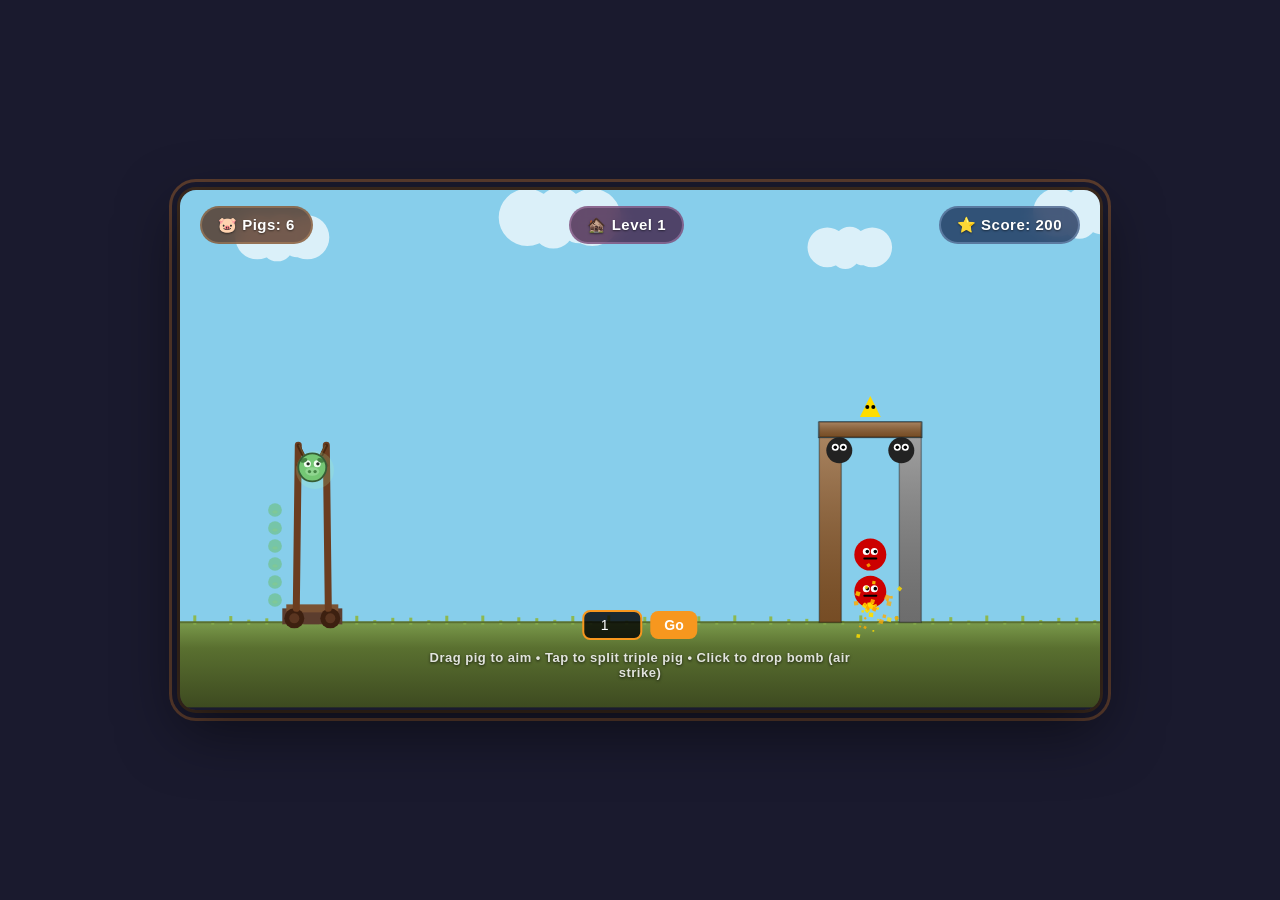
<file: games/happy_pigs.html>
<!DOCTYPE html>
<html lang="en">
<head>
    <meta charset="UTF-8">
    <meta name="viewport" content="width=device-width, initial-scale=1.0">
    <title>Catapult Siege – Fully Fixed</title>
    <style>
        :root { --bg: #1a1a2e; }
        * { margin: 0; padding: 0; box-sizing: border-box; }
        body {
            background: var(--bg); display: flex; justify-content: center; align-items: center;
            height: 100vh; font-family: 'Segoe UI', Tahoma, Geneva, Verdana, sans-serif;
            overflow: hidden; user-select: none;
            -webkit-tap-highlight-color: transparent; touch-action: none;
        }
        .game-container {
            position: relative; border-radius: 16px; overflow: hidden;
            box-shadow: 0 20px 60px rgba(0,0,0,0.5), 0 0 0 3px #3d2b1f, 0 0 0 8px #1a1a2e, 0 0 0 11px #5c3d2e;
        }
        canvas { display: block; border-radius: 12px; cursor: crosshair; }
        .ui-overlay {
            position: absolute; top: 16px; left: 0; right: 0; display: flex;
            justify-content: space-between; padding: 0 20px; pointer-events: none; z-index: 10;
        }
        .ui-badge {
            background: rgba(0,0,0,0.65); color: #fff; padding: 8px 16px;
            border-radius: 20px; font-size: 15px; font-weight: 700; letter-spacing: 0.5px;
            backdrop-filter: blur(8px); border: 2px solid rgba(255,255,255,0.2);
            text-shadow: 0 1px 2px rgba(0,0,0,0.5);
        }
        .ui-badge.rocks { background: rgba(80,40,20,0.75); border-color: rgba(200,150,100,0.4); }
        .ui-badge.score { background: rgba(20,40,80,0.75); border-color: rgba(150,180,220,0.4); }
        .ui-badge.level { background: rgba(60,20,60,0.75); border-color: rgba(200,150,200,0.4); }
        .restart-btn, .start-bonus-btn {
            position: absolute; bottom: 120px; left: 50%; transform: translateX(-50%);
            padding: 14px 36px; font-size: 18px; font-weight: 700;
            background: linear-gradient(135deg, #f7971e, #ff6a00); color: #fff;
            border: none; border-radius: 30px; cursor: pointer; letter-spacing: 1px;
            box-shadow: 0 8px 25px rgba(255,106,0,0.5); z-index: 20; display: none;
            transition: all 0.3s ease; text-transform: uppercase;
        }
        .restart-btn:hover, .start-bonus-btn:hover { transform: translateX(-50%) scale(1.06); }
        .restart-btn.visible, .start-bonus-btn.visible { display: block; animation: popIn 0.4s cubic-bezier(0.175,0.885,0.32,1.275); }
        @keyframes popIn { 0% { transform: translateX(-50%) scale(0.3); opacity: 0; } }
        .instruction {
            position: absolute; bottom: 30px; left: 50%; transform: translateX(-50%);
            color: rgba(255,255,255,0.85); font-size: 13px; font-weight: 600;
            pointer-events: none; z-index: 5; text-align: center;
            letter-spacing: 0.5px; text-shadow: 0 1px 3px rgba(0,0,0,0.7);
            transition: opacity 0.5s;
        }
        .level-select {
            position: absolute; bottom: 70px; left: 50%; transform: translateX(-50%);
            z-index: 25; display: flex; gap: 8px; align-items: center;
        }
        .level-select input {
            width: 60px; padding: 5px 8px; border-radius: 8px; border: 2px solid #f7971e;
            background: rgba(0,0,0,0.8); color: #fff; font-size: 14px; text-align: center;
        }
        .level-select button {
            padding: 6px 14px; border-radius: 8px; background: #f7971e; color: #fff;
            border: none; font-weight: 700; cursor: pointer; font-size: 14px;
        }
        .bonus-timer {
            position: absolute; top: 50px; left: 50%; transform: translateX(-50%);
            color: #ffdd57; font-size: 30px; font-weight: 700;
            text-shadow: 0 0 10px rgba(0,0,0,0.7); z-index: 30;
            display: none;
        }
    </style>
</head>
<body>
    <div class="game-container">
        <canvas id="gameCanvas"></canvas>
        <div class="ui-overlay">
            <div class="ui-badge rocks" id="rocksBadge">🐷 Pigs: 6</div>
            <div class="ui-badge level" id="levelBadge">🏚️ Level 1</div>
            <div class="ui-badge score" id="scoreBadge">⭐ Score: 0</div>
        </div>
        <button class="restart-btn" id="restartBtn">🔄 Play Again</button>
        <button class="start-bonus-btn" id="startBonusBtn">🎯 START BONUS</button>
        <div class="instruction" id="instruction">Drag pig to aim • Tap to split triple pig • Click icons to choose pig</div>
        <div class="level-select">
            <input type="number" id="levelInput" min="1" value="1" placeholder="Level">
            <button id="goLevelBtn">Go</button>
        </div>
        <div class="bonus-timer" id="bonusTimer">20</div>
    </div>
    <script>
        (function() {
            const canvas = document.getElementById('gameCanvas');
            const ctx = canvas.getContext('2d');
            const restartBtn = document.getElementById('restartBtn');
            const startBonusBtn = document.getElementById('startBonusBtn');
            const rocksBadge = document.getElementById('rocksBadge');
            const scoreBadge = document.getElementById('scoreBadge');
            const levelBadge = document.getElementById('levelBadge');
            const instructionEl = document.getElementById('instruction');
            const levelInput = document.getElementById('levelInput');
            const goLevelBtn = document.getElementById('goLevelBtn');
            const bonusTimerEl = document.getElementById('bonusTimer');

            let audioCtx = null;
            function initAudio() { if (!audioCtx) audioCtx = new (window.AudioContext || window.webkitAudioContext)(); }
            function playSound(type) {
                if (!audioCtx) return;
                const now = audioCtx.currentTime;
                const osc = audioCtx.createOscillator();
                const gain = audioCtx.createGain();
                osc.connect(gain); gain.connect(audioCtx.destination);
                switch(type) {
                    case 'launch': osc.type='sine'; osc.frequency.setValueAtTime(200,now); osc.frequency.exponentialRampToValueAtTime(400,now+0.2); gain.gain.setValueAtTime(0.3,now); gain.gain.exponentialRampToValueAtTime(0.01,now+0.3); osc.start(now); osc.stop(now+0.3); break;
                    case 'split': osc.type='sine'; osc.frequency.setValueAtTime(400,now); osc.frequency.exponentialRampToValueAtTime(600,now+0.2); gain.gain.setValueAtTime(0.3,now); gain.gain.exponentialRampToValueAtTime(0.01,now+0.3); osc.start(now); osc.stop(now+0.3); break;
                    case 'steel_launch': osc.type='sawtooth'; osc.frequency.setValueAtTime(80,now); osc.frequency.exponentialRampToValueAtTime(40,now+0.2); gain.gain.setValueAtTime(0.4,now); gain.gain.exponentialRampToValueAtTime(0.01,now+0.4); osc.start(now); osc.stop(now+0.4); break;
                    case 'hit': osc.type='square'; osc.frequency.setValueAtTime(80,now); osc.frequency.exponentialRampToValueAtTime(40,now+0.15); gain.gain.setValueAtTime(0.2,now); gain.gain.exponentialRampToValueAtTime(0.01,now+0.2); osc.start(now); osc.stop(now+0.2); break;
                    case 'destroy': osc.type='sawtooth'; osc.frequency.setValueAtTime(300,now); osc.frequency.exponentialRampToValueAtTime(50,now+0.3); gain.gain.setValueAtTime(0.25,now); gain.gain.exponentialRampToValueAtTime(0.01,now+0.4); osc.start(now); osc.stop(now+0.4); break;
                    case 'explosion': osc.type='sawtooth'; osc.frequency.setValueAtTime(150,now); osc.frequency.exponentialRampToValueAtTime(20,now+0.5); gain.gain.setValueAtTime(0.4,now); gain.gain.exponentialRampToValueAtTime(0.01,now+0.6); osc.start(now); osc.stop(now+0.6); break;
                    case 'big_pig': osc.type='sine'; osc.frequency.setValueAtTime(100,now); osc.frequency.exponentialRampToValueAtTime(30,now+0.6); gain.gain.setValueAtTime(0.5,now); gain.gain.exponentialRampToValueAtTime(0.01,now+0.7); osc.start(now); osc.stop(now+0.7); break;
                    case 'death': osc.type='triangle'; osc.frequency.setValueAtTime(500,now); osc.frequency.exponentialRampToValueAtTime(100,now+0.4); gain.gain.setValueAtTime(0.2,now); gain.gain.exponentialRampToValueAtTime(0.01,now+0.5); osc.start(now); osc.stop(now+0.5); break;
                    case 'win': osc.type='sine'; osc.frequency.setValueAtTime(523,now); osc.frequency.setValueAtTime(659,now+0.15); osc.frequency.setValueAtTime(784,now+0.3); gain.gain.setValueAtTime(0.3,now); gain.gain.exponentialRampToValueAtTime(0.01,now+0.6); osc.start(now); osc.stop(now+0.6); break;
                    case 'lose': osc.type='sine'; osc.frequency.setValueAtTime(400,now); osc.frequency.exponentialRampToValueAtTime(100,now+0.5); gain.gain.setValueAtTime(0.2,now); gain.gain.exponentialRampToValueAtTime(0.01,now+0.6); osc.start(now); osc.stop(now+0.6); break;
                    case 'air_strike': osc.type='sawtooth'; osc.frequency.setValueAtTime(120,now); osc.frequency.exponentialRampToValueAtTime(240,now+0.3); gain.gain.setValueAtTime(0.3,now); gain.gain.exponentialRampToValueAtTime(0.01,now+0.5); osc.start(now); osc.stop(now+0.5); break;
                    case 'drop_bomb': osc.type='sine'; osc.frequency.setValueAtTime(300,now); osc.frequency.exponentialRampToValueAtTime(50,now+0.2); gain.gain.setValueAtTime(0.4,now); gain.gain.exponentialRampToValueAtTime(0.01,now+0.3); osc.start(now); osc.stop(now+0.3); break;
                }
            }

            const WIDTH = 920, HEIGHT = 520;
            canvas.width = WIDTH; canvas.height = HEIGHT;
            function resizeCanvas() {
                const maxW = Math.min(window.innerWidth-20, 920), maxH = Math.min(window.innerHeight-20, 520);
                const scale = Math.min(maxW/WIDTH, maxH/HEIGHT);
                canvas.style.width = (WIDTH*scale)+'px'; canvas.style.height = (HEIGHT*scale)+'px';
            }
            resizeCanvas(); window.addEventListener('resize', resizeCanvas);

            const GRAVITY = 0.25, LAUNCH_POWER = 0.16, MAX_DRAG = 100;
            const GROUND_Y = 435, CATAPULT_X = 135, CATAPULT_Y = 280, ROCK_RADIUS = 14;
            const BIG_PIG_RADIUS = 25;
            const TRIPLE_SPREAD = 0.12;
            const BOUNCE_DAMPING = 0.35, GROUND_DAMPING = 0.3, FRICTION = 0.92;
            const MIN_SPEED_TO_END = 0.6, MAX_ROCKS = 6, WORLD_WIDTH = 1280, MAX_TRAJECTORY_LENGTH = 460;
            const BOMB_BLAST_RADIUS = 100, BOMB_BLOCK_DAMAGE = 10;
            const STEEL_SPEED_MULTIPLIER = 1.6;
            const AIR_STRIKE_SPEED = 2.5;
            const BONUS_DURATION = 20;

            let gameState = 'aiming', rocksRemaining = MAX_ROCKS, score = 0, level = 1;
            let activeRocks = [], dragPos = null, isDragging = false;
            let blocks = [], enemies = [], particles = [];
            let screenShake = 0, settleTimer = 0;
            let trajectoryPoints = [];
            let castleSeed = 0, lastTrajectory = null;
            let cameraX = 0, targetCameraX = 0;
            let isPanning = false, panLastScreenX = 0;
            let ammoQueue = [];
            let selectedOverride = null;
            let savedSeed = 0, savedAmmoQueue = [];
            let stableCounter = 0;
            let pigSelectorVisible = false;

            let bonusTimeLeft = 0;
            let bonusSpawnCounter = 0;
            let bonusStarted = false;

            const MATERIALS = {
                wood: { hp: 2, color: '#8B5A2B' }, stone: { hp: 3, color: '#808080' }, ice: { hp: 1, color: '#ADD8E6' }
            };

            function createBlock(x,y,w,h,material) {
                const mat = MATERIALS[material] || MATERIALS.wood;
                return {x,y,w,h,hp:mat.hp,maxHp:mat.hp,color:mat.color,material, destroyed:false,falling:false,vy:0,vx:0, angle:0,angularVelocity:0,tilting:false, pivotX:null, pivotY:null, pivotSide:null};
            }
            function createEnemy(x,y,type) {
                let radius = 13;
                if (type === 'big_red') radius = 16;
                else if (type === 'small_blue') radius = 9;
                return {x,y,radius,alive:true,vy:0,vx:0,type:type};
            }
            function createParticle(x,y,vx,vy,color,size,life) {
                return {x,y,vx,vy,color,size,life,maxLife:life,rotation:Math.random()*Math.PI*2,rotSpeed:(Math.random()-0.5)*0.4};
            }

            function seededRandom(seed) { let s=seed; return ()=>{ s=(s*16807)%2147483647; return (s-1)/2147483646; }; }

            function clampEnemyX(enemy) {
                if (enemy.x < enemy.radius) enemy.x = enemy.radius;
                if (enemy.x > WORLD_WIDTH - enemy.radius) enemy.x = WORLD_WIDTH - enemy.radius;
            }
            function placeEnemyOnBlock(enemy, blocks) {
                let bestBlock = null;
                for (const block of blocks) {
                    if (block.destroyed) continue;
                    if (enemy.x + enemy.radius > block.x && enemy.x - enemy.radius < block.x + block.w) {
                        if (block.y <= enemy.y) {
                            if (!bestBlock || block.y > bestBlock.y) bestBlock = block;
                        }
                    }
                }
                if (bestBlock) enemy.y = bestBlock.y - enemy.radius;
                else {
                    const platW = 40, platH = 15, platX = enemy.x - platW/2, platY = GROUND_Y - platH;
                    blocks.push(createBlock(platX, platY, platW, platH, 'wood'));
                    enemy.y = platY - enemy.radius;
                }
            }

            const enemyTypes = ['big_red','round_black','triangle_yellow','small_blue'];
            function addRandomEnemy(x, y) {
                x = Math.max(10, Math.min(WORLD_WIDTH - 10, x));
                const type = enemyTypes[Math.floor(Math.random() * enemyTypes.length)];
                const enemy = createEnemy(x, y, type);
                enemies.push(enemy);
                clampEnemyX(enemy);
                placeEnemyOnBlock(enemy, blocks);
            }
            function addSmallBluePack(x, y) {
                for (let i = 0; i < 3; i++) {
                    const ex = Math.max(10, Math.min(WORLD_WIDTH - 10, x + (i - 1) * 20));
                    const enemy = createEnemy(ex, y, 'small_blue');
                    enemies.push(enemy);
                    clampEnemyX(enemy);
                    placeEnemyOnBlock(enemy, blocks);
                }
            }
            function addBlockSafe(x, y, w, h, material) {
                if (x + w > WORLD_WIDTH) { w = WORLD_WIDTH - x; if (w <= 0) return null; }
                const block = createBlock(x, y, w, h, material);
                blocks.push(block);
                return block;
            }

            // ===== STRUCTURE GENERATION (unchanged) =====
            function generateBigSpreadStructure(startX, levelScale) {
                const rng = seededRandom(castleSeed);
                const baseX = startX;
                let width = 500 * levelScale;
                const maxWidth = WORLD_WIDTH - baseX - 20;
                if (width > maxWidth) width = maxWidth;
                const plankH = 15, pillarW = 22, gap = 2;
                const addBlock = (x,y,w,h,m) => addBlockSafe(x,y,w,h,m);

                for (let x = baseX; x < baseX + width; x += pillarW + gap) {
                    addBlock(x, GROUND_Y - plankH, pillarW, plankH, 'stone');
                }
                for (let i = 0; i < 8; i++) {
                    const px = baseX + i * 60 + rng() * 20;
                    if (px > WORLD_WIDTH - pillarW) break;
                    const height = (80 + rng() * 100) * levelScale;
                    addBlock(px, GROUND_Y - plankH - height, pillarW, height, 'wood');
                    addRandomEnemy(px + pillarW/2, GROUND_Y - plankH - height);
                }
                for (let i = 0; i < 12; i++) {
                    const platX = baseX + rng() * width;
                    if (platX > WORLD_WIDTH - 30) continue;
                    const platY = GROUND_Y - plankH - (40 + rng() * 120) * levelScale;
                    const platW = (60 + rng() * 80) * levelScale;
                    addBlock(platX, platY, platW, plankH, 'ice');
                    addRandomEnemy(platX + platW/2, platY);
                }
                addSmallBluePack(baseX + 100, GROUND_Y - plankH - 80);
                addSmallBluePack(baseX + 300, GROUND_Y - plankH - 120);
                for (let i = 0; i < 6; i++) {
                    const ex = baseX + rng() * width;
                    addRandomEnemy(ex, GROUND_Y - 16);
                }
                while (enemies.length < 18) addRandomEnemy(baseX + rng() * width, GROUND_Y - 30 - rng() * 100);
                if (enemies.length > 25) enemies.splice(25);
            }

            function generateLevel30Fortress() {
                blocks = []; enemies = [];
                const addBlock = (x, y, w, h, material) => addBlockSafe(x, y, w, h, material);
                const fortressX = 640;

                addBlock(fortressX, GROUND_Y - 20, 20, 20, 'stone');
                addBlock(fortressX + 30, GROUND_Y - 20, 20, 20, 'stone');
                addBlock(fortressX + 60, GROUND_Y - 20, 20, 20, 'stone');
                addBlock(fortressX + 90, GROUND_Y - 20, 20, 20, 'stone');
                addBlock(fortressX - 30, GROUND_Y - 15, 180, 15, 'wood');
                addBlock(fortressX - 10, GROUND_Y - 80, 140, 15, 'ice');
                addBlock(fortressX + 20, GROUND_Y - 140, 100, 15, 'ice');
                addBlock(fortressX, GROUND_Y - 140, 22, 140, 'wood');
                addBlock(fortressX + 98, GROUND_Y - 140, 22, 140, 'wood');
                addBlock(fortressX + 50, GROUND_Y - 80, 22, 80, 'stone');
                addBlock(fortressX - 20, GROUND_Y - 160, 160, 15, 'wood');
                addBlock(fortressX + 60, GROUND_Y - 200, 22, 60, 'stone');
                addBlock(fortressX + 50, GROUND_Y - 215, 42, 15, 'ice');
                addBlock(fortressX + 65, GROUND_Y - 235, 22, 20, 'wood');

                const addEnemy = (x, y, type) => {
                    const enemy = createEnemy(x, y, type);
                    enemies.push(enemy);
                    clampEnemyX(enemy);
                    placeEnemyOnBlock(enemy, blocks);
                };
                addEnemy(fortressX + 30, GROUND_Y - 90, 'big_red');
                addEnemy(fortressX + 80, GROUND_Y - 90, 'triangle_yellow');
                addEnemy(fortressX + 55, GROUND_Y - 150, 'small_blue');
                addEnemy(fortressX + 110, GROUND_Y - 150, 'round_black');
                addEnemy(fortressX + 70, GROUND_Y - 210, 'big_red');
                addEnemy(fortressX + 90, GROUND_Y - 240, 'triangle_yellow');
                addEnemy(fortressX + 40, GROUND_Y - 16, 'small_blue');
                addEnemy(fortressX + 120, GROUND_Y - 16, 'big_red');
            }

            function generateAngryBirdsStructure() {
                blocks = []; enemies = [];
                const rng = seededRandom(castleSeed);
                const startX = 640 + Math.floor(rng() * 40);
                const plankH = 15, pillarW = 22, gap = 2;
                const addBlock = (x, y, w, h, material) => addBlockSafe(x, y, w, h, material);
                const levelScale = 1 + level * 0.04;
                const moderateScale = (level > 10 && level !== 15 && level !== 19 && level % 10 !== 0) ? 1.25 : 1;

                if (level === 2008) {
                    const blockSize = 22;
                    const startBlockX = 300;
                    const endBlockX = WORLD_WIDTH - 20;
                    const startBlockY = GROUND_Y - 400;
                    for (let y = startBlockY; y < GROUND_Y; y += blockSize) {
                        for (let x = startBlockX; x < endBlockX; x += blockSize) {
                            const material = (Math.floor(y / blockSize) % 2 === 0) ? 'stone' : 'wood';
                            addBlockSafe(x, y, blockSize - 2, blockSize - 2, material);
                        }
                    }
                    for (let i = 0; i < 5; i++) {
                        addRandomEnemy(startBlockX + 50 + i * 100, startBlockY - 20);
                    }
                    return;
                }

                if (level === 5) {
                    const wallX = startX + 40;
                    const wallH = 160 * levelScale;
                    for (let y = GROUND_Y - wallH; y < GROUND_Y; y += plankH + gap) {
                        addBlock(wallX, y, pillarW, plankH, 'stone');
                        addBlock(wallX + pillarW + gap, y, pillarW, plankH, 'stone');
                    }
                    const platX = wallX + 80;
                    addBlock(platX, GROUND_Y - 40, 80, plankH, 'wood');
                    for (let i = 0; i < 8; i++) {
                        const bomb = createEnemy(platX + 10 + rng() * 60, GROUND_Y - 40 - 14, 'round_black');
                        enemies.push(bomb);
                        clampEnemyX(bomb);
                        placeEnemyOnBlock(bomb, blocks);
                    }
                    while (enemies.length < 10) {
                        const ex = startX + rng() * 150;
                        const bomb = createEnemy(ex, GROUND_Y - 30 - rng() * 80, 'round_black');
                        enemies.push(bomb);
                        clampEnemyX(bomb);
                        placeEnemyOnBlock(bomb, blocks);
                    }
                    return;
                }

                if (level === 30) {
                    generateLevel30Fortress();
                    return;
                }

                if (level === 15 || level === 19 || (level >= 20 && level % 10 === 0)) {
                    generateBigSpreadStructure(startX, levelScale);
                    return;
                }

                if (level % 10 === 0 && level < 20) {
                    const fortressStartX = startX;
                    const wallH = 200 * levelScale;
                    const wallX = fortressStartX;
                    for (let y = GROUND_Y - wallH; y < GROUND_Y; y += plankH + gap) {
                        addBlock(wallX, y, pillarW, plankH, 'stone');
                        addBlock(wallX + pillarW + gap, y, pillarW, plankH, 'stone');
                        addBlock(wallX + pillarW*2 + gap*2, y, pillarW, plankH, 'stone');
                    }
                    const innerWallX = wallX + pillarW*3 + gap*3 + 60;
                    for (let y = GROUND_Y - wallH + 40; y < GROUND_Y; y += plankH + gap) {
                        addBlock(innerWallX, y, pillarW, plankH, 'stone');
                        addBlock(innerWallX + pillarW + gap, y, pillarW, plankH, 'stone');
                    }
                    const towerH = 140 * levelScale;
                    const leftTowerX = wallX - 30;
                    const rightTowerX = innerWallX + pillarW*2 + 30;
                    addBlock(leftTowerX, GROUND_Y - towerH, pillarW, towerH, 'stone');
                    addBlock(rightTowerX, GROUND_Y - towerH, pillarW, towerH, 'stone');
                    addBlock(leftTowerX, GROUND_Y - towerH - plankH, wallX - leftTowerX + pillarW, plankH, 'wood');
                    addBlock(innerWallX, GROUND_Y - towerH - plankH, rightTowerX - innerWallX + pillarW, plankH, 'ice');
                    addBlock(wallX, GROUND_Y - wallH - plankH, pillarW*3 + gap*2, plankH, 'ice');
                    for (let i = 0; i < 12; i++) {
                        const ex = fortressStartX + rng() * 180;
                        const ey = GROUND_Y - 30 - rng() * 150;
                        addRandomEnemy(ex, Math.max(GROUND_Y-200, ey));
                    }
                    const backPlatX = fortressStartX + 280;
                    const backPlatY = GROUND_Y - 60;
                    addBlock(backPlatX, backPlatY, 80, plankH, 'wood');
                    addRandomEnemy(backPlatX + 20, backPlatY);
                    addRandomEnemy(backPlatX + 60, backPlatY);
                    if (level > 10) {
                        for (let i = 0; i < 4; i++) {
                            const bx = fortressStartX + rng() * 220;
                            const by = GROUND_Y - 50 - rng() * 100;
                            const bomb = createEnemy(bx, by, 'round_black');
                            enemies.push(bomb);
                            clampEnemyX(bomb);
                            placeEnemyOnBlock(bomb, blocks);
                        }
                    }
                    while (enemies.length < 8) addRandomEnemy(fortressStartX + rng() * 180, GROUND_Y - 30 - rng() * 80);
                    return;
                }

                if (level > 10) {
                    const bombCount = Math.floor(rng() * 6);
                    for (let b = 0; b < bombCount; b++) {
                        const bx = startX + rng() * 180, by = GROUND_Y - 30 - rng() * 80;
                        const bomb = createEnemy(bx, by, 'round_black');
                        enemies.push(bomb);
                        clampEnemyX(bomb);
                        placeEnemyOnBlock(bomb, blocks);
                    }
                } else if (level > 5) {
                    const bombCount = Math.floor(rng() * 4);
                    for (let b = 0; b < bombCount; b++) {
                        const bx = startX + rng() * 180, by = GROUND_Y - 30 - rng() * 80;
                        const bomb = createEnemy(bx, by, 'round_black');
                        enemies.push(bomb);
                        clampEnemyX(bomb);
                        placeEnemyOnBlock(bomb, blocks);
                    }
                }

                let template;
                if (level <= 4) {
                    template = level - 1;
                } else {
                    template = Math.floor(rng() * 6);
                }

                let scale = (level === 3) ? 0.85 : ((level > 10 && level !== 15 && level !== 19 && level % 10 !== 0) ? moderateScale : levelScale);

                switch(template) {
                    case 0: {
                        const towerH0 = (120 + rng()*60) * scale;
                        const topY0 = GROUND_Y - towerH0;
                        addBlock(startX, topY0, pillarW, towerH0, 'wood');
                        addBlock(startX+80, topY0, pillarW, towerH0, 'stone');
                        const platforms = 3 + Math.floor(rng()*(3 + Math.floor(level/5)));
                        for(let i=0; i<platforms; i++) {
                            const py = GROUND_Y - (towerH0/(platforms+1))*(i+1);
                            addBlock(startX, py-plankH, 80+pillarW, plankH, 'ice');
                            addRandomEnemy(startX + 40 + pillarW/2, py);
                        }
                        addBlock(startX, topY0-plankH, 80+pillarW, plankH, 'wood');
                        addRandomEnemy(startX + 40 + pillarW/2, topY0);
                        addRandomEnemy(startX + 20, GROUND_Y-16);
                        addRandomEnemy(startX + 80 + pillarW - 20, GROUND_Y-16);
                        break;
                    }
                    case 1: {
                        const boxW = (120 + rng()*60) * scale;
                        const boxH = (80 + rng()*40) * scale;
                        addBlock(startX, GROUND_Y-plankH, boxW, plankH, 'stone');
                        addBlock(startX, GROUND_Y-boxH, pillarW, boxH, 'wood');
                        addBlock(startX+boxW-pillarW, GROUND_Y-boxH, pillarW, boxH, 'wood');
                        addBlock(startX, GROUND_Y-boxH-plankH, boxW, plankH, 'ice');
                        addBlock(startX+boxW*0.33, GROUND_Y-boxH, pillarW, boxH-plankH, 'stone');
                        addBlock(startX+boxW*0.66, GROUND_Y-boxH, pillarW, boxH-plankH, 'stone');
                        addRandomEnemy(startX+boxW/2, GROUND_Y-boxH+boxH/2);
                        addRandomEnemy(startX+boxW*0.33+pillarW/2, GROUND_Y-boxH+20);
                        addRandomEnemy(startX+boxW*0.66+pillarW/2, GROUND_Y-boxH+40);
                        addRandomEnemy(startX+boxW/2, GROUND_Y-boxH);
                        break;
                    }
                    case 2: {
                        const blockSize = 28 * scale;
                        const pyramidHeight = (level === 3) ? 3 : (4 + Math.floor(rng()*(3 + level/3)));
                        const topY = GROUND_Y - pyramidHeight * (plankH + gap);
                        const topBlockX = startX + 50;
                        addBlock(topBlockX, topY, blockSize, plankH, 'stone');
                        addRandomEnemy(topBlockX + blockSize/2, topY);
                        let prevRowX = topBlockX, prevRowW = blockSize, currentY = topY + plankH + gap;
                        for (let row = 1; row < pyramidHeight; row++) {
                            const leftBlockX = prevRowX - blockSize, rightBlockX = prevRowX + prevRowW;
                            for (let bx = leftBlockX; bx <= rightBlockX; bx += blockSize) {
                                addBlock(bx, currentY, blockSize - gap, plankH, 'wood');
                            }
                            addRandomEnemy(leftBlockX + (rightBlockX - leftBlockX + blockSize)/2, currentY);
                            prevRowX = leftBlockX; prevRowW = (rightBlockX - leftBlockX + blockSize); currentY += plankH + gap;
                        }
                        addRandomEnemy(startX + 20, GROUND_Y-16);
                        addRandomEnemy(startX + 80, GROUND_Y-16);
                        break;
                    }
                    case 3: {
                        const pillarH = (80 + rng()*40) * scale;
                        const leftX = startX, rightX = leftX + (160 + rng()*80) * scale;
                        addBlock(leftX, GROUND_Y-pillarH, pillarW, pillarH, 'stone');
                        addBlock(rightX, GROUND_Y-pillarH, pillarW, pillarH, 'stone');
                        const midX = leftX + (rightX - leftX)/2;
                        addBlock(midX, GROUND_Y-pillarH+20, pillarW, pillarH-20, 'wood');
                        addBlock(leftX, GROUND_Y-pillarH-plankH, rightX-leftX+pillarW, plankH, 'wood');
                        addRandomEnemy(leftX+pillarW/2, GROUND_Y-pillarH);
                        addRandomEnemy(rightX+pillarW/2, GROUND_Y-pillarH);
                        addRandomEnemy(midX+pillarW/2, GROUND_Y-pillarH+20);
                        addRandomEnemy(leftX+(rightX-leftX)/2+pillarW/2, GROUND_Y-pillarH);
                        addSmallBluePack(leftX+30, GROUND_Y-pillarH-plankH);
                        break;
                    }
                    case 4: {
                        const towerW = pillarW*2, leftTX = startX, rightTX = startX + (120 + rng()*60) * scale;
                        const towerH = (100 + rng()*50) * scale;
                        addBlock(leftTX, GROUND_Y-towerH, pillarW, towerH, 'stone');
                        addBlock(leftTX+towerW-pillarW, GROUND_Y-towerH, pillarW, towerH, 'wood');
                        addBlock(rightTX, GROUND_Y-towerH, pillarW, towerH, 'stone');
                        addBlock(rightTX+towerW-pillarW, GROUND_Y-towerH, pillarW, towerH, 'wood');
                        addBlock(leftTX, GROUND_Y-towerH-plankH, (rightTX-leftTX)+towerW, plankH, 'ice');
                        addRandomEnemy(leftTX+towerW/2, GROUND_Y-towerH);
                        addRandomEnemy(rightTX+towerW/2, GROUND_Y-towerH);
                        addRandomEnemy(leftTX+towerW/2, GROUND_Y-towerH);
                        addRandomEnemy((leftTX+rightTX+towerW)/2, GROUND_Y-16);
                        break;
                    }
                    case 5: {
                        const baseW = (140 + rng()*60) * scale;
                        addBlock(startX, GROUND_Y-plankH, baseW, plankH, 'stone');
                        addBlock(startX, GROUND_Y-plankH-50, pillarW, 50, 'wood');
                        addBlock(startX+baseW-pillarW, GROUND_Y-plankH-50, pillarW, 50, 'wood');
                        addBlock(startX, GROUND_Y-plankH-50-plankH, baseW, plankH, 'ice');
                        const smallTowerH = 60;
                        addBlock(startX, GROUND_Y-plankH-50-smallTowerH, pillarW, smallTowerH, 'stone');
                        addBlock(startX, GROUND_Y-plankH-50-smallTowerH-plankH, pillarW*2, plankH, 'ice');
                        addRandomEnemy(startX + pillarW, GROUND_Y-plankH-50-smallTowerH);
                        addRandomEnemy(startX + baseW/2, GROUND_Y-plankH-25);
                        addRandomEnemy(startX + baseW*0.3, GROUND_Y-plankH-35);
                        addRandomEnemy(startX + baseW*0.7, GROUND_Y-plankH-35);
                        addSmallBluePack(startX + baseW/2, GROUND_Y-plankH-45);
                        break;
                    }
                }
                while (enemies.length < 6) addRandomEnemy(startX + rng() * 180, GROUND_Y - 30 - rng() * 80);
                if (enemies.length > 18) enemies.splice(18);
            }

            function generateAmmoQueue() {
                ammoQueue = [];
                if (level === 30) {
                    ammoQueue.push('air_strike');
                    return;
                }
                if (gameState === 'bonus') {
                    for (let i = 0; i < 20; i++) {
                        const r = Math.random();
                        if (r < 0.25) ammoQueue.push('bomb_pig');
                        else if (r < 0.5) ammoQueue.push('big_pig');
                        else if (r < 0.75) ammoQueue.push('steel_pig');
                        else ammoQueue.push('air_strike');
                    }
                    return;
                }
                if (level % 10 === 0 && level !== 20 && level !== 30) {
                    for (let i = 0; i < rocksRemaining; i++) {
                        ammoQueue.push('big_pig');
                    }
                    return;
                }
                for (let i = 0; i < rocksRemaining; i++) {
                    if (level === 5) { ammoQueue.push('bomb_pig'); }
                    else if (level === 15) { ammoQueue.push('triple_pig'); }
                    else if (level === 20 || level === 2008) { ammoQueue.push('steel_pig'); }
                    else if (level >= 30 && Math.random() < 0.15) { ammoQueue.push('air_strike'); }
                    else if (level % 10 === 0 && level > 20) {
                        const r = Math.random();
                        if (r < 0.15) ammoQueue.push('steel_pig');
                        else if (r < 0.35) ammoQueue.push('big_pig');
                        else if (r < 0.65) ammoQueue.push('bomb_pig');
                        else if (r < 0.80) ammoQueue.push('triple_pig');
                        else ammoQueue.push('pig');
                    } else if (level > 20) {
                        const r = Math.random();
                        if (r < 0.10) ammoQueue.push('steel_pig');
                        else if (r < 0.30) ammoQueue.push('big_pig');
                        else if (r < 0.60) ammoQueue.push('bomb_pig');
                        else if (r < 0.75 && level >= 15) ammoQueue.push('triple_pig');
                        else ammoQueue.push('pig');
                    } else if (level >= 15 && Math.random() < 0.25) { ammoQueue.push('triple_pig'); }
                    else if (level > 10) {
                        const r = Math.random();
                        if (r < 0.20) ammoQueue.push('big_pig');
                        else if (r < 0.65) ammoQueue.push('bomb_pig');
                        else ammoQueue.push('pig');
                    } else if (level > 5) { ammoQueue.push(Math.random() < 0.4 ? 'bomb_pig' : 'pig'); }
                    else { ammoQueue.push('pig'); }
                }
            }

            // ===== INITIALIZATION =====
            function initGame(resetScore = true) {
                if (resetScore) score = 0;
                gameState = 'aiming';
                activeRocks = []; dragPos = null; isDragging = false;
                particles = []; screenShake = 0; settleTimer = 0; trajectoryPoints = [];
                lastTrajectory = null; cameraX = 0; targetCameraX = 0;
                castleSeed = level * 7777;
                savedSeed = castleSeed;
                generateAngryBirdsStructure();
                rocksRemaining = (level === 30) ? 1 : MAX_ROCKS;
                generateAmmoQueue();
                savedAmmoQueue = [...ammoQueue];
                selectedOverride = null;
                stableCounter = 30;
                updateUI();
                levelInput.value = level;
                restartBtn.classList.remove('visible'); startBonusBtn.classList.remove('visible');
                instructionEl.style.opacity = '1';
                instructionEl.textContent = "Drag pig to aim • Tap to split triple pig • Click to drop bomb (air strike)";
                bonusTimerEl.style.display = 'none';
            }

            function initBonus() {
                gameState = 'bonus';
                blocks = []; enemies = []; activeRocks = [];
                particles = []; trajectoryPoints = [];
                rocksRemaining = 999;
                generateAmmoQueue();
                savedAmmoQueue = [...ammoQueue];
                bonusTimeLeft = BONUS_DURATION;
                bonusSpawnCounter = 0;
                bonusStarted = false;
                cameraX = 0; targetCameraX = 0;
                stableCounter = 0;
                selectedOverride = null;
                updateUI();
                instructionEl.textContent = "BONUS ROUND – Click START BONUS to begin!";
                restartBtn.classList.remove('visible');
                startBonusBtn.classList.add('visible');
                bonusTimerEl.style.display = 'block';
                bonusTimerEl.textContent = BONUS_DURATION;
            }

            function startBonusNow() {
                bonusStarted = true;
                startBonusBtn.classList.remove('visible');
                instructionEl.textContent = "BONUS ROUND – DESTROY EVERYTHING! 20 SECONDS!";
                updateUI();
            }

            function endBonus() {
                gameState = 'aiming';
                bonusTimerEl.style.display = 'none';
                startBonusBtn.classList.remove('visible');
                level++;
                initGame(false);
            }

            function retryLevel() {
                if (gameState === 'bonus') { initBonus(); return; }
                score = 0;
                levelInput.value = level;
                initGame(true);
            }

            function nextLevel() {
                if (gameState === 'bonus') { endBonus(); return; }
                if (Math.random() < 0.2) { initBonus(); return; }
                level++;
                initGame(false);
            }

            function updateUI() {
                rocksBadge.textContent = '🐷 Pigs: ' + (gameState === 'bonus' ? '∞' : rocksRemaining);
                scoreBadge.textContent = '⭐ Score: ' + score;
                levelBadge.textContent = gameState === 'bonus' ? '🎁 BONUS' : '🏚️ Level ' + level;
            }

            goLevelBtn.addEventListener('click', () => {
                const newLevel = parseInt(levelInput.value);
                if (!isNaN(newLevel) && newLevel >= 1) { level = newLevel; initGame(true); }
            });
            levelInput.addEventListener('keydown', (e) => {
                if (e.key === 'Enter') {
                    const newLevel = parseInt(levelInput.value);
                    if (!isNaN(newLevel) && newLevel >= 1) { level = newLevel; initGame(true); }
                }
            });

            startBonusBtn.addEventListener('click', () => {
                if (gameState === 'bonus' && !bonusStarted) {
                    startBonusNow();
                }
            });

            // ===== INPUT HANDLING =====
            function getCanvasScale() { return WIDTH / canvas.getBoundingClientRect().width; }
            function screenToWorld(screenX, screenY) {
                const rect = canvas.getBoundingClientRect();
                const scaleX = WIDTH/rect.width, scaleY = HEIGHT/rect.height;
                return { x: (screenX - rect.left) * scaleX + cameraX, y: (screenY - rect.top) * scaleY };
            }

            const allPigTypes = ['pig', 'bomb_pig', 'triple_pig', 'big_pig', 'steel_pig', 'air_strike', 'bonus'];
            const pigSelectors = allPigTypes.map((type, i) => {
                return { type, x: 20, y: 20 + i * 55, w: 50, h: 50 };
            });

            function drawPigSelector() {
                if (!pigSelectorVisible || gameState !== 'aiming') return;
                for (const sel of pigSelectors) {
                    const isSelected = (selectedOverride === sel.type);
                    ctx.fillStyle = isSelected ? 'rgba(255,255,100,0.5)' : 'rgba(0,0,0,0.5)';
                    ctx.fillRect(sel.x, sel.y, sel.w, sel.h);
                    ctx.strokeStyle = isSelected ? '#ff0' : '#fff';
                    ctx.lineWidth = 2;
                    ctx.strokeRect(sel.x, sel.y, sel.w, sel.h);
                    ctx.save();
                    ctx.translate(sel.x + sel.w/2, sel.y + sel.h/2);
                    ctx.scale(0.5, 0.5);
                    if (sel.type === 'big_pig') {
                        ctx.fillStyle = '#449944'; ctx.beginPath(); ctx.arc(0, 0, BIG_PIG_RADIUS*0.6, 0, Math.PI*2); ctx.fill();
                    } else if (sel.type === 'bomb_pig') {
                        ctx.fillStyle = '#1a1a1a'; ctx.beginPath(); ctx.arc(0, 0, ROCK_RADIUS*0.9, 0, Math.PI*2); ctx.fill();
                        ctx.strokeStyle = '#8B4513'; ctx.lineWidth = 2; ctx.beginPath(); ctx.moveTo(0, -6); ctx.lineTo(3, -10); ctx.stroke();
                    } else if (sel.type === 'triple_pig') {
                        const spacing = 8;
                        ctx.fillStyle = '#66bb66';
                        ctx.beginPath(); ctx.arc(-spacing, spacing, 5, 0, Math.PI*2); ctx.fill();
                        ctx.beginPath(); ctx.arc(spacing, spacing, 5, 0, Math.PI*2); ctx.fill();
                        ctx.beginPath(); ctx.arc(0, -spacing, 5, 0, Math.PI*2); ctx.fill();
                    } else if (sel.type === 'steel_pig') {
                        ctx.fillStyle = '#a0a0a0'; ctx.beginPath(); ctx.arc(0, 0, ROCK_RADIUS*0.9, 0, Math.PI*2); ctx.fill();
                        ctx.fillStyle = '#d0d0d0'; ctx.beginPath(); ctx.arc(0, -3, 4, 0, Math.PI*2); ctx.fill();
                    } else if (sel.type === 'air_strike') {
                        ctx.fillStyle = '#66bb66';
                        ctx.beginPath(); ctx.arc(0, 0, ROCK_RADIUS*0.9, 0, Math.PI*2); ctx.fill();
                        ctx.fillStyle = '#fff';
                        ctx.beginPath(); ctx.moveTo(-ROCK_RADIUS, -3); ctx.lineTo(-ROCK_RADIUS-6, -8); ctx.lineTo(-ROCK_RADIUS, -2); ctx.fill();
                        ctx.beginPath(); ctx.moveTo(ROCK_RADIUS, -3); ctx.lineTo(ROCK_RADIUS+6, -8); ctx.lineTo(ROCK_RADIUS, -2); ctx.fill();
                        ctx.fillStyle = '#fff';
                        ctx.beginPath(); ctx.arc(-3, -2, 2.5, 0, Math.PI*2); ctx.fill();
                        ctx.beginPath(); ctx.arc(3, -2, 2.5, 0, Math.PI*2); ctx.fill();
                        ctx.fillStyle = '#000';
                        ctx.beginPath(); ctx.arc(-3, -2, 1.2, 0, Math.PI*2); ctx.fill();
                        ctx.beginPath(); ctx.arc(3, -2, 1.2, 0, Math.PI*2); ctx.fill();
                    } else if (sel.type === 'bonus') {
                        ctx.fillStyle = '#ffaa00';
                        ctx.beginPath(); ctx.arc(0, 0, ROCK_RADIUS*0.9, 0, Math.PI*2); ctx.fill();
                        ctx.fillStyle = '#fff';
                        ctx.font = 'bold 9px sans-serif'; ctx.textAlign = 'center'; ctx.fillText('BONUS', 0, 3);
                    } else {
                        ctx.fillStyle = '#66bb66'; ctx.beginPath(); ctx.arc(0, 0, ROCK_RADIUS*0.9, 0, Math.PI*2); ctx.fill();
                    }
                    ctx.restore();
                }
            }

            function handlePigSelectorClick(screenX, screenY) {
                if (!pigSelectorVisible || gameState !== 'aiming') return false;
                for (const sel of pigSelectors) {
                    if (screenX >= sel.x && screenX <= sel.x + sel.w && screenY >= sel.y && screenY <= sel.y + sel.h) {
                        if (sel.type === 'bonus') { initBonus(); return true; }
                        selectedOverride = sel.type;
                        return true;
                    }
                }
                return false;
            }

            function splitTriplePig(parent) {
                if (!parent || !parent.active) return;
                const spread = Math.hypot(parent.vx, parent.vy) * TRIPLE_SPREAD;
                const perpX = -parent.vy; const perpY = parent.vx;
                const len = Math.hypot(perpX, perpY) || 1;
                const normX = perpX / len; const normY = perpY / len;
                const newRocks = [
                    {x: parent.x, y: parent.y, vx: parent.vx + normX * spread, vy: parent.vy + normY * spread, radius: ROCK_RADIUS, active: true, bounces: 0, type:'pig'},
                    {x: parent.x, y: parent.y, vx: parent.vx, vy: parent.vy, radius: ROCK_RADIUS, active: true, bounces: 0, type:'pig'},
                    {x: parent.x, y: parent.y, vx: parent.vx - normX * spread, vy: parent.vy - normY * spread, radius: ROCK_RADIUS, active: true, bounces: 0, type:'pig'}
                ];
                const idx = activeRocks.indexOf(parent);
                if (idx !== -1) activeRocks.splice(idx, 1, ...newRocks);
                playSound('split');
                spawnParticles(parent.x, parent.y, 10, ['#66bb66','#88cc88'], 3, [2,6]);
            }

            function handleMouseDown(e) {
                initAudio();
                const rect = canvas.getBoundingClientRect();
                const screenX = e.clientX - rect.left;
                const screenY = e.clientY - rect.top;

                if (handlePigSelectorClick(screenX, screenY)) return;

                if (gameState === 'bonus' && !bonusStarted) { startBonusNow(); return; }

                if (gameState === 'flying' || gameState === 'bonus_flying') {
                    const airStrike = activeRocks.find(r => r.active && r.type === 'air_strike');
                    if (airStrike) {
                        const bomb = { x: airStrike.x, y: airStrike.y, vx: 0, vy: 2, radius: ROCK_RADIUS, active: true, bounces: 0, type: 'bomb_pig' };
                        activeRocks.push(bomb);
                        playSound('drop_bomb');
                        return;
                    }
                    const tripleParent = activeRocks.find(r => r.active && r.type === 'triple_pig');
                    if (tripleParent) { splitTriplePig(tripleParent); return; }
                }

                if (gameState !== 'aiming' && gameState !== 'bonus') return;
                const worldPos = screenToWorld(e.clientX, e.clientY);
                const dist = Math.hypot(worldPos.x - CATAPULT_X, worldPos.y - CATAPULT_Y);
                if (dist < 55) {
                    isDragging = true; dragPos = {x: worldPos.x, y: worldPos.y}; instructionEl.style.opacity = '0.3';
                } else {
                    isPanning = true; panLastScreenX = e.clientX; canvas.style.cursor = 'grab';
                }
            }

            function handleMouseMove(e) {
                if (isDragging) {
                    const worldPos = screenToWorld(e.clientX, e.clientY);
                    let dx = worldPos.x - CATAPULT_X, dy = worldPos.y - CATAPULT_Y;
                    const dist = Math.hypot(dx, dy);
                    if (dist > MAX_DRAG) { const s = MAX_DRAG/dist; dx *= s; dy *= s; }
                    dragPos = {x: CATAPULT_X + dx, y: CATAPULT_Y + dy};
                    updateTrajectory();
                } else if (isPanning) {
                    const scale = getCanvasScale();
                    const deltaX = (e.clientX - panLastScreenX) * scale;
                    cameraX = Math.max(0, Math.min(WORLD_WIDTH - WIDTH, cameraX - deltaX));
                    targetCameraX = cameraX;
                    panLastScreenX = e.clientX;
                }
            }

            function handleMouseUp(e) {
                if (isDragging) {
                    isDragging = false; instructionEl.style.opacity = '0';
                    const dx = CATAPULT_X - dragPos.x, dy = CATAPULT_Y - dragPos.y;
                    const dragDist = Math.hypot(dx, dy);
                    if (dx < 0) { dragPos = null; trajectoryPoints = []; instructionEl.style.opacity = '1'; return; }
                    if (dragDist < 8) { dragPos = null; trajectoryPoints = []; instructionEl.style.opacity = '1'; return; }
                    if (trajectoryPoints.length > 0) lastTrajectory = trajectoryPoints.map(p => ({x:p.x, y:p.y}));
                    const nx = dx/dragDist, ny = dy/dragDist, speed = dragDist * LAUNCH_POWER;
                    let type = selectedOverride ? selectedOverride : ammoQueue.shift();
                    if (!selectedOverride) {
                        if (gameState !== 'bonus') rocksRemaining--;
                        else {
                            const r = Math.random();
                            if (r < 0.25) ammoQueue.push('bomb_pig');
                            else if (r < 0.5) ammoQueue.push('big_pig');
                            else if (r < 0.75) ammoQueue.push('steel_pig');
                            else ammoQueue.push('air_strike');
                        }
                    } else selectedOverride = null;

                    let radius = ROCK_RADIUS;
                    if (type === 'big_pig') radius = BIG_PIG_RADIUS;
                    let launchSpeed = speed;
                    if (type === 'steel_pig') launchSpeed *= STEEL_SPEED_MULTIPLIER;
                    if (type === 'air_strike') launchSpeed = AIR_STRIKE_SPEED;

                    if (type === 'triple_pig') {
                        activeRocks = [{x:dragPos.x, y:dragPos.y, vx:nx*launchSpeed, vy:ny*launchSpeed, radius:ROCK_RADIUS, active:true, bounces:0, type:'triple_pig'}];
                        playSound('launch');
                    } else if (type === 'air_strike') {
                        activeRocks = [{x:dragPos.x, y:dragPos.y, vx:launchSpeed, vy:0, radius:ROCK_RADIUS, active:true, bounces:0, type:'air_strike'}];
                        playSound('air_strike');
                    } else {
                        activeRocks = [{x:dragPos.x, y:dragPos.y, vx:nx*launchSpeed, vy:ny*launchSpeed, radius:radius, active:true, bounces:0, type:type}];
                        playSound(type === 'big_pig' ? 'big_pig' : (type === 'steel_pig' ? 'steel_launch' : 'launch'));
                    }
                    gameState = (gameState === 'bonus') ? 'bonus_flying' : 'flying';
                    dragPos = null; trajectoryPoints = [];
                    updateUI();
                } else if (isPanning) {
                    isPanning = false; canvas.style.cursor = 'crosshair';
                }
            }

            canvas.addEventListener('mousedown', handleMouseDown);
            canvas.addEventListener('mousemove', handleMouseMove);
            canvas.addEventListener('mouseup', handleMouseUp);
            canvas.addEventListener('mouseleave', ()=>{ if(isDragging) handleMouseUp({}); if(isPanning) { isPanning = false; canvas.style.cursor = 'crosshair'; } });
            canvas.addEventListener('touchstart', (e)=>{ e.preventDefault(); initAudio(); if(e.touches.length === 1) handleMouseDown(e.touches[0]); }, {passive: false});
            canvas.addEventListener('touchmove', (e)=>{ e.preventDefault(); if(e.touches.length === 1) handleMouseMove(e.touches[0]); }, {passive: false});
            canvas.addEventListener('touchend', (e)=>{ e.preventDefault(); handleMouseUp(e); });
            canvas.addEventListener('touchcancel', ()=>{ if(isDragging) handleMouseUp({}); if(isPanning) { isPanning = false; canvas.style.cursor = 'crosshair'; } });

            function computeTrajectory(startX, startY, vx, vy, applyGravity = true) {
                let tx = startX, ty = startY, tvx = vx, tvy = vy;
                const pts = [];
                for(let i=0; i<100; i++) {
                    tx += tvx; ty += tvy;
                    if (applyGravity) tvy += GRAVITY;
                    if(ty > GROUND_Y - ROCK_RADIUS || tx > WORLD_WIDTH + 60 || tx < -40) break;
                    if(Math.hypot(tx - CATAPULT_X, ty - CATAPULT_Y) > MAX_TRAJECTORY_LENGTH) break;
                    if(i%2 === 0) pts.push({x:tx, y:ty});
                }
                return pts;
            }
            function updateTrajectory() {
                if(!dragPos) { trajectoryPoints = []; return; }
                const dx = CATAPULT_X - dragPos.x, dy = CATAPULT_Y - dragPos.y;
                const dragDist = Math.hypot(dx, dy);
                if(dragDist < 8) { trajectoryPoints = []; return; }
                const nx = dx/dragDist, ny = dy/dragDist, speed = dragDist * LAUNCH_POWER;
                let tSpeed = speed;
                const type = selectedOverride || (ammoQueue.length > 0 ? ammoQueue[0] : 'pig');
                if (type === 'steel_pig') tSpeed *= STEEL_SPEED_MULTIPLIER;
                else if (type === 'air_strike') tSpeed = AIR_STRIKE_SPEED;
                const useGravity = (type !== 'steel_pig' && type !== 'air_strike');
                trajectoryPoints = computeTrajectory(dragPos.x, dragPos.y, nx*tSpeed, ny*tSpeed, useGravity);
            }

            function circleRectCollision(cx,cy,cr,rx,ry,rw,rh) {
                const closestX = Math.max(rx, Math.min(cx, rx+rw));
                const closestY = Math.max(ry, Math.min(cy, ry+rh));
                const distX = cx-closestX, distY = cy-closestY, dist = Math.hypot(distX,distY);
                if(dist < cr) {
                    const overlap = cr - dist;
                    const nx = dist>0.001 ? distX/dist : 0, ny = dist>0.001 ? distY/dist : -1;
                    return {hit:true, overlap, nx, ny, closestX, closestY};
                }
                return {hit:false};
            }
            function circleCircleCollision(x1,y1,r1,x2,y2,r2) { return Math.hypot(x2-x1,y2-y1)<r1+r2; }
            function spawnParticles(x,y,count,colors,power,sizeRange) {
                for(let i=0;i<count;i++) {
                    const angle = Math.random()*Math.PI*2, speed = (Math.random()*0.7+0.3)*power;
                    particles.push(createParticle(x,y, Math.cos(angle)*speed, Math.sin(angle)*speed-Math.random()*power*0.8,
                        colors[Math.floor(Math.random()*colors.length)], sizeRange[0]+Math.random()*(sizeRange[1]-sizeRange[0]), 25+Math.random()*35));
                }
            }
            function spawnBlockDebris(block) { const cx=block.x+block.w/2, cy=block.y+block.h/2; spawnParticles(cx,cy,12, [block.color,'#b8a080','#d5c3a5','#a0896e'],5,[2,7]); }
            function explodeAt(x, y, radius, destroyBlocks = true) {
                for (const rock of activeRocks) {
                    if (rock.type === 'big_pig' || rock.type === 'steel_pig' || rock.type === 'air_strike') continue;
                    if (rock.active && Math.hypot(rock.x - x, rock.y - y) < radius) {
                        rock.active = false;
                        spawnParticles(rock.x, rock.y, 20, ['#66bb66','#2d6a2d','#88cc88'], 6, [3,10]);
                    }
                }
                // State change is now handled in updateActiveRocks, not here
                if (destroyBlocks) {
                    for (const block of blocks) {
                        if (block.destroyed) continue;
                        const dist = Math.hypot(block.x+block.w/2 - x, block.y+block.h/2 - y);
                        if (dist < radius) {
                            block.hp -= BOMB_BLOCK_DAMAGE;
                            if (block.hp <= 0) destroyBlock(block);
                        }
                    }
                }
                spawnParticles(x, y, 40, ['#ff6600','#ff0000','#ffff00','#000000'], 10, [2,12]);
                screenShake = Math.max(screenShake, 14);
                playSound('explosion');
            }
            function spawnEnemyDeath(enemy) {
                let colors = ['#ff4444','#ff6666'];
                if(enemy.type === 'big_red') colors = ['#ff0000','#cc0000'];
                else if(enemy.type === 'round_black') colors = ['#333','#111'];
                else if(enemy.type === 'triangle_yellow') colors = ['#ffdd00','#ffaa00'];
                else if(enemy.type === 'small_blue') colors = ['#4444ff','#2222cc'];
                spawnParticles(enemy.x,enemy.y,20, colors,4,[1.5,5]);
                screenShake = Math.max(screenShake,6);
            }
            function destroyBlock(block) {
                if(block.destroyed) return; block.destroyed=true; spawnBlockDebris(block);
                score+=block.maxHp*15; screenShake=Math.max(screenShake,4+block.maxHp);
                playSound('destroy'); updateUI();
            }
            function killEnemy(enemy, explodeBlack = true) {
                if(!enemy.alive) return;
                enemy.alive = false;
                if (enemy.type === 'round_black' && explodeBlack) explodeAt(enemy.x, enemy.y, 60, false);
                spawnEnemyDeath(enemy);
                score+=100; screenShake=Math.max(screenShake,7);
                playSound('death'); updateUI();
            }

            // ===== PHYSICS (unchanged except updateActiveRocks has state change) =====
            function getSupportSides(block) {
                let leftSupported = false, rightSupported = false;
                for (const other of blocks) {
                    if (other === block || other.destroyed || other.falling || other.tilting) continue;
                    if (Math.abs((block.y + block.h) - other.y) < 4) {
                        if (other.x < block.x + 2 && other.x + other.w > block.x + 2) leftSupported = true;
                        if (other.x < block.x + block.w - 2 && other.x + other.w > block.x + block.w - 2) rightSupported = true;
                    }
                }
                if (block.y + block.h >= GROUND_Y - 2) leftSupported = rightSupported = true;
                return {left: leftSupported, right: rightSupported};
            }
            function markUnsupportedBlocks() {
                if (stableCounter > 0 || gameState === 'bonus') return;
                let changed = true, iterations = 0;
                while (changed && iterations < 10) {
                    changed = false; iterations++;
                    for (const block of blocks) {
                        if (block.destroyed || block.falling || block.tilting) continue;
                        const sides = getSupportSides(block);
                        if (!sides.left && !sides.right) { block.falling = true; block.vy = 1.5; block.vx = (Math.random() - 0.5) * 1.5; changed = true; }
                        else if (!sides.left || !sides.right) {
                            block.tilting = true;
                            if (sides.left && !sides.right) { block.pivotSide = 'left'; block.pivotX = block.x; block.pivotY = block.y + block.h; block.angularVelocity = 0.02; }
                            else { block.pivotSide = 'right'; block.pivotX = block.x + block.w; block.pivotY = block.y + block.h; block.angularVelocity = -0.02; }
                            changed = true;
                        }
                    }
                }
            }
            function getRotatedAABB(block) {
                const cx = block.x + block.w/2, cy = block.y + block.h/2;
                const corners = [ { x: -block.w/2, y: -block.h/2 }, { x:  block.w/2, y: -block.h/2 }, { x:  block.w/2, y:  block.h/2 }, { x: -block.w/2, y:  block.h/2 } ];
                let minX = Infinity, minY = Infinity, maxX = -Infinity, maxY = -Infinity;
                const cos = Math.cos(block.angle), sin = Math.sin(block.angle);
                for (const c of corners) {
                    const rx = cx + c.x * cos - c.y * sin;
                    const ry = cy + c.x * sin + c.y * cos;
                    if (rx < minX) minX = rx; if (ry < minY) minY = ry; if (rx > maxX) maxX = rx; if (ry > maxY) maxY = ry;
                }
                return { x: minX, y: minY, w: maxX - minX, h: maxY - minY };
            }

            function updateEnemyPhysics() {
                if (stableCounter > 0 || gameState === 'bonus') return;
                for (const enemy of enemies) {
                    if (!enemy.alive) continue;
                    enemy.vy += GRAVITY; enemy.x += enemy.vx; enemy.y += enemy.vy;
                    if (enemy.y + enemy.radius >= GROUND_Y) { killEnemy(enemy, true); continue; }
                    for (const block of blocks) {
                        if (block.destroyed) continue;
                        let bx, by, bw, bh;
                        if (block.tilting) { const aabb = getRotatedAABB(block); bx = aabb.x; by = aabb.y; bw = aabb.w; bh = aabb.h; }
                        else if (block.falling) continue;
                        else { bx = block.x; by = block.y; bw = block.w; bh = block.h; }
                        const res = circleRectCollision(enemy.x, enemy.y, enemy.radius, bx, by, bw, bh);
                        if (res.hit) {
                            enemy.x += res.nx * res.overlap; enemy.y += res.ny * res.overlap;
                            if (Math.abs(res.ny) > 0.5 && enemy.vy > 0) { enemy.vy = Math.min(enemy.vy, 0); enemy.vx *= 0.9; }
                            else { const dot = enemy.vx * res.nx + enemy.vy * res.ny; if (dot < 0) { enemy.vx -= dot * res.nx; enemy.vy -= dot * res.ny; enemy.vx *= 0.5; enemy.vy *= 0.5; } }
                        }
                    }
                    if (enemy.y > HEIGHT + 100) enemy.alive = false;
                }
            }

            function updateTiltingBlocks() {
                if (stableCounter > 0 || gameState === 'bonus') return;
                for (const block of blocks) {
                    if (!block.tilting || block.destroyed) continue;
                    const sides = getSupportSides(block);
                    if ((block.pivotSide === 'left' && !sides.left) || (block.pivotSide === 'right' && !sides.right)) {
                        block.tilting = false; block.pivotX = block.pivotY = block.pivotSide = null;
                        block.falling = true; block.vy = 1; block.vx = (Math.random() - 0.5) * 0.5; continue;
                    }
                    const oldAngle = block.angle, oldCX = block.x + block.w/2, oldCY = block.y + block.h/2;
                    block.angularVelocity += 0.001; block.angle += block.angularVelocity;
                    const deltaAngle = block.angle - oldAngle;
                    const cos = Math.cos(deltaAngle), sin = Math.sin(deltaAngle);
                    const dx = oldCX - block.pivotX, dy = oldCY - block.pivotY;
                    const newCX = block.pivotX + dx * cos - dy * sin;
                    const newCY = block.pivotY + dx * sin + dy * cos;
                    block.x = newCX - block.w/2; block.y = newCY - block.h/2;
                    let farCornerX, farCornerY;
                    if (block.pivotSide === 'left') { farCornerX = block.x + block.w; farCornerY = block.y + block.h; }
                    else { farCornerX = block.x; farCornerY = block.y + block.h; }

                    if (farCornerY >= GROUND_Y) { /* ground snap */ block.tilting = false; block.angularVelocity = 0; block.x = block.pivotX - block.w/2; block.y = GROUND_Y - block.h; /* simplified */ markUnsupportedBlocks(); continue; }

                    let hitBlock = null;
                    for (const other of blocks) { if (other !== block && !other.destroyed && !other.falling && !other.tilting && farCornerX > other.x && farCornerX < other.x + other.w && farCornerY > other.y && farCornerY < other.y + other.h) { hitBlock = other; break; } }
                    let hitEnemy = null;
                    for (const enemy of enemies) { if (enemy.alive && Math.hypot(farCornerX - enemy.x, farCornerY - enemy.y) < enemy.radius) { hitEnemy = enemy; break; } }

                    if (hitBlock || hitEnemy) {
                        block.tilting = false; block.angularVelocity = 0;
                        if (hitBlock) block.y = hitBlock.y - block.h; else block.y = hitEnemy.y - hitEnemy.radius - block.h;
                        markUnsupportedBlocks(); continue;
                    }
                    if (Math.abs(block.angle) > Math.PI/2) { block.tilting = false; block.falling = true; block.vy = 1; }
                }
            }

            function updateFallingBlocks() {
                if (stableCounter > 0 || gameState === 'bonus') return;
                for (const block of blocks) {
                    if (!block.falling || block.destroyed) continue;
                    block.vy += GRAVITY; block.y += block.vy; block.x += block.vx;
                    for (const enemy of enemies) {
                        if (!enemy.alive) continue;
                        const blockCX = block.x + block.w/2, blockCY = block.y + block.h/2;
                        if (circleCircleCollision(blockCX, blockCY, Math.hypot(block.w, block.h)/2, enemy.x, enemy.y, enemy.radius)) {
                            if (block.vy > 0 && block.y + block.h > enemy.y - enemy.radius) {
                                block.y = enemy.y - enemy.radius - block.h; block.vy = 0; block.vx = 0; block.falling = false; screenShake = Math.max(screenShake, 1); markUnsupportedBlocks();
                            }
                        }
                    }
                    if (!block.falling) continue;
                    if (block.y + block.h >= GROUND_Y) { block.y = GROUND_Y - block.h; block.falling = false; screenShake = Math.max(screenShake, 3); markUnsupportedBlocks(); continue; }
                    for (const other of blocks) {
                        if (other === block || other.destroyed || other.falling || other.tilting) continue;
                        if (block.y + block.h >= other.y && block.y + block.h <= other.y + other.h + 6 && block.vy > 0) {
                            if (Math.min(block.x+block.w, other.x+other.w) - Math.max(block.x, other.x) > 14) {
                                block.y = other.y - block.h; block.falling = false; markUnsupportedBlocks(); break;
                            }
                        }
                    }
                    if (block.y > HEIGHT + 100) { block.destroyed = true; block.falling = false; }
                }
            }

            function updateActiveRocks() {
                for (const rock of activeRocks) {
                    if (!rock.active) continue;
                    if (rock.type === 'air_strike') { rock.x += rock.vx; if (rock.x > WORLD_WIDTH + 200 || rock.x < -200) rock.active = false; continue; }
                    if (rock.type !== 'steel_pig') rock.vy += GRAVITY;
                    rock.x += rock.vx; rock.y += rock.vy;

                    if (rock.type === 'steel_pig') {
                        if (rock.y + rock.radius >= GROUND_Y) { rock.y = GROUND_Y - rock.radius; rock.active = false; playSound('hit'); continue; }
                        for(const block of blocks) { if(!block.destroyed&&!block.falling&&!block.tilting&&circleRectCollision(rock.x,rock.y,rock.radius,block.x,block.y,block.w,block.h).hit) { destroyBlock(block); break; } }
                        for(const enemy of enemies) { if(enemy.alive&&circleCircleCollision(rock.x,rock.y,rock.radius,enemy.x,enemy.y,enemy.radius)) { killEnemy(enemy, true); break; } }
                        if(rock.x > WORLD_WIDTH + 100 || rock.x < -100 || rock.y > HEIGHT + 100) rock.active = false;
                    } else if (rock.type === 'big_pig') {
                        for(const block of blocks) { if(!block.destroyed&&!block.falling&&!block.tilting&&circleRectCollision(rock.x,rock.y,rock.radius,block.x,block.y,block.w,block.h).hit) { destroyBlock(block); rock.vx *= 0.85; rock.vy *= 0.85; break; } }
                        for(const enemy of enemies) { if(enemy.alive&&circleCircleCollision(rock.x,rock.y,rock.radius,enemy.x,enemy.y,enemy.radius)) { killEnemy(enemy, true); rock.vx *= 0.9; rock.vy *= 0.9; break; } }
                        if(rock.y + rock.radius >= GROUND_Y) { rock.y = GROUND_Y - rock.radius; rock.vy = -Math.abs(rock.vy)*GROUND_DAMPING; rock.vx *= FRICTION; rock.bounces++; if(Math.abs(rock.vy)<1.5) rock.vy=0; spawnParticles(rock.x, GROUND_Y, 8, ['#449944','#66bb66','#2d6a2d'], 4, [3,12]); }
                        if(rock.bounces>0 && Math.abs(rock.vy)<1.5 && rock.y+rock.radius>=GROUND_Y-3) rock.active = false;
                        if(rock.x > WORLD_WIDTH + 100 || rock.x < -100 || rock.y > HEIGHT + 100) rock.active = false;
                    } else if (rock.type === 'triple_pig') {
                        let collided = false;
                        for(const block of blocks) { if(!block.destroyed&&!block.falling&&!block.tilting) { const res=circleRectCollision(rock.x,rock.y,rock.radius,block.x,block.y,block.w,block.h); if(res.hit) { rock.x+=res.nx*res.overlap; rock.y+=res.ny*res.overlap; const dot=rock.vx*res.nx+rock.vy*res.ny; if(dot<0) { rock.vx-=2*dot*res.nx; rock.vy-=2*dot*res.ny; rock.vx*=BOUNCE_DAMPING; rock.vy*=BOUNCE_DAMPING; } block.hp-=Math.abs(dot)*0.55; if(block.hp<=0) destroyBlock(block); else { spawnParticles(res.closestX,res.closestY,3,[block.color,'#ddd'],1.5,[1,3]); playSound('hit'); } rock.bounces++; collided=true; break; } } }
                        if(!collided||rock.bounces<=3) { for(const enemy of enemies) { if(enemy.alive&&circleCircleCollision(rock.x,rock.y,rock.radius,enemy.x,enemy.y,enemy.radius)) { killEnemy(enemy); rock.vx*=0.5; rock.vy*=0.5; break; } } }
                        if(rock.y+rock.radius>GROUND_Y) { rock.y=GROUND_Y-rock.radius; rock.vy=-Math.abs(rock.vy)*GROUND_DAMPING; rock.vx*=FRICTION; rock.bounces++; if(Math.abs(rock.vy)<1.5) rock.vy=0; }
                        const speed=Math.hypot(rock.vx,rock.vy);
                        if(rock.active && ((speed<MIN_SPEED_TO_END&&rock.y+rock.radius>=GROUND_Y-3)||rock.bounces>6||rock.x>WORLD_WIDTH+60||rock.x<-60||rock.y>HEIGHT+60)) rock.active = false;
                    } else {
                        let collided = false;
                        for(const block of blocks) { if(!block.destroyed&&!block.falling&&!block.tilting) { const res=circleRectCollision(rock.x,rock.y,rock.radius,block.x,block.y,block.w,block.h); if(res.hit) { if (rock.type === 'bomb_pig') { rock.active = false; explodeAt(rock.x, rock.y, BOMB_BLAST_RADIUS, true); collided = true; break; } rock.x+=res.nx*res.overlap; rock.y+=res.ny*res.overlap; const dot=rock.vx*res.nx+rock.vy*res.ny; if(dot<0) { rock.vx-=2*dot*res.nx; rock.vy-=2*dot*res.ny; rock.vx*=BOUNCE_DAMPING; rock.vy*=BOUNCE_DAMPING; } block.hp-=Math.abs(dot)*0.55; if(block.hp<=0) destroyBlock(block); else { spawnParticles(res.closestX,res.closestY,3,[block.color,'#ddd'],1.5,[1,3]); playSound('hit'); } rock.bounces++; collided=true; break; } } }
                        if(!collided||rock.bounces<=3) { for(const enemy of enemies) { if(enemy.alive&&circleCircleCollision(rock.x,rock.y,rock.radius,enemy.x,enemy.y,enemy.radius)) { if (rock.type === 'bomb_pig') { killEnemy(enemy, false); rock.active = false; explodeAt(rock.x, rock.y, BOMB_BLAST_RADIUS, true); break; } else { killEnemy(enemy); rock.vx*=0.5; rock.vy*=0.5; break; } } } }
                        if(rock.active && rock.type === 'bomb_pig') { for(const enemy of enemies) { if(enemy.alive&&circleCircleCollision(rock.x,rock.y,rock.radius,enemy.x,enemy.y,enemy.radius)) { killEnemy(enemy, false); rock.active = false; explodeAt(rock.x, rock.y, BOMB_BLAST_RADIUS, true); break; } } }
                        if(rock.y+rock.radius>GROUND_Y) { if (rock.type === 'bomb_pig') { rock.active = false; explodeAt(rock.x, GROUND_Y - rock.radius, BOMB_BLAST_RADIUS, true); } else { rock.y=GROUND_Y-rock.radius; rock.vy=-Math.abs(rock.vy)*GROUND_DAMPING; rock.vx*=FRICTION; rock.bounces++; if(Math.abs(rock.vy)<1.5) rock.vy=0; } }
                        const speed=Math.hypot(rock.vx,rock.vy);
                        if(rock.active && ((speed<MIN_SPEED_TO_END&&rock.y+rock.radius>=GROUND_Y-3)||rock.bounces>6||rock.x>WORLD_WIDTH+60||rock.x<-60||rock.y>HEIGHT+60)) { if (rock.type === 'bomb_pig') { rock.active = false; explodeAt(rock.x, rock.y, BOMB_BLAST_RADIUS, true); } else rock.active = false; }
                    }
                }
                // *** STATE TRANSITION – THIS WAS MISSING ***
                if (activeRocks.every(r => !r.active) && (gameState === 'flying' || gameState === 'bonus_flying')) {
                    if (gameState === 'bonus_flying') {
                        gameState = 'bonus';
                        cameraX = 0; targetCameraX = 0; // snap camera back to slingshot
                    } else {
                        gameState = 'settling';
                        settleTimer = 45;
                        targetCameraX = 0; // return camera to slingshot slowly
                    }
                }
            }

            function updateParticles() { for(let i=particles.length-1;i>=0;i--) { const p=particles[i]; p.vy+=GRAVITY*0.6; p.x+=p.vx; p.y+=p.vy; p.life--; p.rotation+=p.rotSpeed; if(p.life<=0) particles.splice(i,1); } }

            function updateBonusSpawning() {
                if (gameState !== 'bonus' && gameState !== 'bonus_flying') return;
                if (!bonusStarted) return;
                bonusSpawnCounter++;
                if (bonusSpawnCounter % 5 === 0) {
                    const minX = CATAPULT_X + 100, maxX = WORLD_WIDTH - 20;
                    const x = minX + Math.random() * (maxX - minX);
                    if (Math.random() < 0.6) { const material = Math.random() < 0.5 ? 'wood' : 'stone'; const block = createBlock(x, GROUND_Y, 30, 20, material); block.growing = true; block.targetY = GROUND_Y - (50 + Math.random() * 200); block.vy = -1.5; blocks.push(block); }
                    else { const type = enemyTypes[Math.floor(Math.random() * enemyTypes.length)]; const enemy = createEnemy(x, GROUND_Y, type); enemy.growing = true; enemy.targetY = GROUND_Y - (40 + Math.random() * 150); enemy.vy = -1.2; enemies.push(enemy); }
                }
                for (const block of blocks) { if (block.growing && !block.destroyed) { block.y += block.vy; if (block.y <= block.targetY) { block.y = block.targetY; block.vy = 0; block.growing = false; } } }
                for (const enemy of enemies) { if (enemy.growing && enemy.alive) { enemy.y += enemy.vy; if (enemy.y <= enemy.targetY) { enemy.y = enemy.targetY; enemy.vy = 0; enemy.growing = false; clampEnemyX(enemy); } } }
            }

            function checkWinLose() {
                if (gameState === 'bonus' || gameState === 'bonus_flying') return false;
                if(enemies.every(e=>!e.alive)) { gameState='won'; score+=rocksRemaining*50+level*100; updateUI(); restartBtn.textContent='🏆 Level '+level+' Cleared! Next →'; restartBtn.classList.add('visible'); instructionEl.style.opacity='0'; playSound('win'); return true; }
                if(rocksRemaining<=0 && gameState==='settling' && settleTimer<=0) { if(!blocks.some(b=>b.falling&&!b.destroyed)) { if(enemies.some(e=>e.alive)) { gameState='lost'; restartBtn.textContent='😞 Try Again'; restartBtn.classList.add('visible'); instructionEl.style.opacity='0'; playSound('lose'); return true; } } }
                return false;
            }

            function update() {
                if (stableCounter > 0) stableCounter--;
                if(screenShake>0) screenShake*=0.85; if(screenShake<0.1) screenShake=0;
                if (gameState === 'bonus' || gameState === 'bonus_flying') {
                    if (bonusStarted) { bonusTimeLeft -= 1/60; if (bonusTimeLeft <= 0) { endBonus(); return; } bonusTimerEl.textContent = Math.ceil(bonusTimeLeft); }
                }
                updateParticles(); updateBonusSpawning();
                if (gameState !== 'bonus' && gameState !== 'bonus_flying') { updateTiltingBlocks(); updateEnemyPhysics(); updateFallingBlocks(); markUnsupportedBlocks(); }
                if (enemies.every(e => !e.alive) && gameState !== 'won' && gameState !== 'bonus' && gameState !== 'bonus_flying') { gameState = 'won'; score += rocksRemaining*50 + level*100; updateUI(); restartBtn.textContent = '🏆 Level '+level+' Cleared! Next →'; restartBtn.classList.add('visible'); instructionEl.style.opacity = '0'; playSound('win'); }
                if(gameState==='flying' || gameState === 'bonus_flying') { updateActiveRocks(); const anyActive = activeRocks.some(r => r.active); if (anyActive) { let avgX = 0, count = 0; for (const r of activeRocks) { if (r.active) { avgX += r.x; count++; } } if (count > 0) targetCameraX = Math.max(0, Math.min(WORLD_WIDTH-WIDTH, avgX/count - WIDTH*0.35)); } }
                if(gameState==='settling') { settleTimer--; updateFallingBlocks(); updateTiltingBlocks(); updateEnemyPhysics(); markUnsupportedBlocks(); if(settleTimer<=0) { if(!checkWinLose()) { if(rocksRemaining>0) { gameState='aiming'; activeRocks=[]; dragPos=null; trajectoryPoints=[]; targetCameraX = 0; instructionEl.style.opacity='1'; } else if(enemies.every(e=>!e.alive)) { gameState='won'; score+=level*100; updateUI(); restartBtn.textContent='🏆 Level '+level+' Cleared! Next →'; restartBtn.classList.add('visible'); playSound('win'); } else { gameState='lost'; restartBtn.textContent='😞 Try Again'; restartBtn.classList.add('visible'); instructionEl.style.opacity='0'; playSound('lose'); } } } }
                if(!isPanning) { cameraX += (targetCameraX - cameraX) * 0.12; if(Math.abs(targetCameraX - cameraX) < 0.05) cameraX = targetCameraX; }
                updateUI();
            }

            // ===== DRAWING (unchanged) =====
            function drawSky() {
                ctx.fillStyle = '#87CEEB'; ctx.fillRect(-200,0,WORLD_WIDTH+400,GROUND_Y);
                ctx.fillStyle = 'rgba(255,255,255,0.7)';
                [80,350,650,880,1050].forEach((cx,i)=>{
                    const sc=[1,1.3,0.9,1.1,0.7], ys=[50,30,60,25,80];
                    ctx.save(); ctx.translate(cx,ys[i]); ctx.scale(sc[i],sc[i]);
                    ctx.beginPath(); ctx.arc(0,0,22,0,Math.PI*2); ctx.arc(25,-5,18,0,Math.PI*2); ctx.arc(50,0,22,0,Math.PI*2); ctx.arc(20,8,16,0,Math.PI*2); ctx.arc(40,5,15,0,Math.PI*2); ctx.fill(); ctx.restore();
                });
            }
            function drawGround() {
                const grad=ctx.createLinearGradient(0,GROUND_Y,0,HEIGHT);
                grad.addColorStop(0,'#7a9a4b'); grad.addColorStop(0.3,'#5a7030'); grad.addColorStop(1,'#3d4a20');
                ctx.fillStyle=grad; ctx.fillRect(-200,GROUND_Y,WORLD_WIDTH+400,HEIGHT-GROUND_Y);
                ctx.fillStyle='#8db850';
                for(let i=-200;i<WORLD_WIDTH+400;i+=18) { const h=4+Math.sin(i*0.5)*3; ctx.fillRect(i,GROUND_Y-h,3,h+2); }
                ctx.strokeStyle='#5a7030'; ctx.lineWidth=2; ctx.beginPath(); ctx.moveTo(-200,GROUND_Y); ctx.lineTo(WORLD_WIDTH+400,GROUND_Y); ctx.stroke();
            }
            function drawCatapult() {
                const cx=CATAPULT_X, baseY=GROUND_Y;
                ctx.fillStyle='#5c3d2e'; ctx.fillRect(cx-30,baseY-14,60,16);
                ctx.fillStyle='#7a5233'; ctx.fillRect(cx-26,baseY-18,52,8);
                ctx.fillStyle='#3d2010'; ctx.beginPath(); ctx.arc(cx-18,baseY-4,10,0,Math.PI*2); ctx.fill(); ctx.beginPath(); ctx.arc(cx+18,baseY-4,10,0,Math.PI*2); ctx.fill();
                ctx.fillStyle='#5a3520'; ctx.beginPath(); ctx.arc(cx-18,baseY-4,5,0,Math.PI*2); ctx.fill(); ctx.beginPath(); ctx.arc(cx+18,baseY-4,5,0,Math.PI*2); ctx.fill();
                const postTopY = CATAPULT_Y - 22;
                ctx.strokeStyle='#6b3d20'; ctx.lineWidth=7; ctx.lineCap='round';
                ctx.beginPath(); ctx.moveTo(cx-16, baseY-14); ctx.lineTo(cx-14, postTopY); ctx.stroke();
                ctx.beginPath(); ctx.moveTo(cx+16, baseY-14); ctx.lineTo(cx+14, postTopY); ctx.stroke();
                ctx.strokeStyle='#5a3018'; ctx.lineWidth=4;
                ctx.beginPath(); ctx.moveTo(cx-14, postTopY+20); ctx.lineTo(cx+14, postTopY+20); ctx.stroke();
                const rockPos=(isDragging&&dragPos)?dragPos:{x:cx,y:CATAPULT_Y};
                ctx.strokeStyle='#4a2810'; ctx.lineWidth=3.5;
                ctx.beginPath(); ctx.moveTo(cx-14, postTopY); ctx.lineTo(rockPos.x-4, rockPos.y-2); ctx.stroke();
                ctx.beginPath(); ctx.moveTo(cx+14, postTopY); ctx.lineTo(rockPos.x+4, rockPos.y-2); ctx.stroke();
                ctx.strokeStyle='#6b4a28'; ctx.lineWidth=1.5;
                ctx.beginPath(); ctx.moveTo(cx-13, postTopY); ctx.lineTo(rockPos.x-3, rockPos.y-1); ctx.stroke();
                ctx.beginPath(); ctx.moveTo(cx+13, postTopY); ctx.lineTo(rockPos.x+3, rockPos.y-1); ctx.stroke();
            }
            function drawBlock(block) {
                if(block.destroyed) return;
                const {x,y,w,h,hp,maxHp,color,falling,angle} = block;
                ctx.save();
                const cx = x + w/2, cy = y + h/2;
                ctx.translate(cx, cy); ctx.rotate(angle);
                const factor=1-(hp/maxHp)*0.4;
                ctx.fillStyle=color; ctx.fillRect(-w/2, -h/2, w, h);
                const hl=ctx.createLinearGradient(-w/2,-h/2,-w/2,h/2);
                hl.addColorStop(0,'rgba(255,255,255,0.25)'); hl.addColorStop(1,'rgba(0,0,0,0.15)');
                ctx.fillStyle=hl; ctx.fillRect(-w/2,-h/2,w,h);
                ctx.strokeStyle='rgba(0,0,0,0.3)'; ctx.lineWidth=1.5; ctx.strokeRect(-w/2,-h/2,w,h);
                if(hp<maxHp) { ctx.strokeStyle='rgba(0,0,0,0.3)'; ctx.lineWidth=0.8; for(let i=0;i<maxHp-Math.ceil(hp);i++) { ctx.beginPath(); ctx.moveTo(-w/2+w*0.3,-h/2+h*0.3); ctx.lineTo(-w/2+w*0.5,-h/2+h*0.6); ctx.stroke(); } }
                ctx.restore();
            }
            function drawEnemy(enemy) {
                if(!enemy.alive) return;
                const {x,y,radius,type} = enemy;
                ctx.save(); ctx.translate(x, y);
                if (type === 'big_red') {
                    ctx.fillStyle = '#cc0000'; ctx.beginPath(); ctx.arc(0,0,radius,0,Math.PI*2); ctx.fill();
                    ctx.fillStyle = '#fff'; ctx.beginPath(); ctx.arc(-4,-3,3.5,0,Math.PI*2); ctx.fill(); ctx.beginPath(); ctx.arc(4,-3,3.5,0,Math.PI*2); ctx.fill();
                    ctx.fillStyle = '#000'; ctx.beginPath(); ctx.arc(-3,-3,1.8,0,Math.PI*2); ctx.fill(); ctx.beginPath(); ctx.arc(5,-3,1.8,0,Math.PI*2); ctx.fill();
                    ctx.beginPath(); ctx.moveTo(-6,4); ctx.lineTo(6,4); ctx.lineWidth=2; ctx.strokeStyle='#000'; ctx.stroke();
                } else if (type === 'round_black') {
                    ctx.fillStyle = '#222'; ctx.beginPath(); ctx.arc(0,0,radius,0,Math.PI*2); ctx.fill();
                    ctx.fillStyle = '#fff'; ctx.beginPath(); ctx.arc(-4,-3,3.5,0,Math.PI*2); ctx.fill(); ctx.beginPath(); ctx.arc(4,-3,3.5,0,Math.PI*2); ctx.fill();
                    ctx.fillStyle = '#000'; ctx.beginPath(); ctx.arc(-4,-3,1.8,0,Math.PI*2); ctx.fill(); ctx.beginPath(); ctx.arc(4,-3,1.8,0,Math.PI*2); ctx.fill();
                } else if (type === 'triangle_yellow') {
                    ctx.fillStyle = '#ffdd00'; ctx.beginPath(); ctx.moveTo(0,-radius); ctx.lineTo(-radius*0.8,radius*0.6); ctx.lineTo(radius*0.8,radius*0.6); ctx.closePath(); ctx.fill();
                    ctx.fillStyle = '#000'; ctx.beginPath(); ctx.arc(-3,-2,2,0,Math.PI*2); ctx.fill(); ctx.beginPath(); ctx.arc(3,-2,2,0,Math.PI*2); ctx.fill();
                } else if (type === 'small_blue') {
                    ctx.fillStyle = '#4466ff'; ctx.beginPath(); ctx.arc(0,0,radius,0,Math.PI*2); ctx.fill();
                    ctx.fillStyle = '#fff'; ctx.beginPath(); ctx.arc(-2,-2,2,0,Math.PI*2); ctx.fill(); ctx.beginPath(); ctx.arc(2,-2,2,0,Math.PI*2); ctx.fill();
                    ctx.fillStyle = '#000'; ctx.beginPath(); ctx.arc(-2,-2,1,0,Math.PI*2); ctx.fill(); ctx.beginPath(); ctx.arc(2,-2,1,0,Math.PI*2); ctx.fill();
                }
                ctx.restore();
            }
            function drawSmallPig(x, y, size) {
                ctx.fillStyle = '#66bb66'; ctx.beginPath(); ctx.arc(x, y, size, 0, Math.PI*2); ctx.fill();
                ctx.fillStyle = '#88cc88'; ctx.beginPath(); ctx.ellipse(x, y + size*0.3, size*0.5, size*0.3, 0, 0, Math.PI*2); ctx.fill();
                ctx.fillStyle = '#2d6a2d'; ctx.beginPath(); ctx.arc(x - size*0.2, y + size*0.3, size*0.12, 0, Math.PI*2); ctx.fill(); ctx.beginPath(); ctx.arc(x + size*0.2, y + size*0.3, size*0.12, 0, Math.PI*2); ctx.fill();
                ctx.fillStyle = '#fff'; ctx.beginPath(); ctx.arc(x - size*0.35, y - size*0.25, size*0.25, 0, Math.PI*2); ctx.fill(); ctx.beginPath(); ctx.arc(x + size*0.35, y - size*0.25, size*0.25, 0, Math.PI*2); ctx.fill();
                ctx.fillStyle = '#000'; ctx.beginPath(); ctx.arc(x - size*0.3, y - size*0.25, size*0.12, 0, Math.PI*2); ctx.fill(); ctx.beginPath(); ctx.arc(x + size*0.4, y - size*0.25, size*0.12, 0, Math.PI*2); ctx.fill();
                ctx.strokeStyle = '#1b3b1b'; ctx.lineWidth = 1.2; ctx.beginPath(); ctx.arc(x, y, size, 0, Math.PI*2); ctx.stroke();
            }
            function drawRock(rock) {
                const {x,y,radius,type} = rock;
                ctx.save(); ctx.translate(x, y);
                if (type === 'steel_pig') {
                    ctx.fillStyle = '#a0a0a0'; ctx.beginPath(); ctx.arc(0, 0, radius, 0, Math.PI*2); ctx.fill();
                    ctx.fillStyle = '#d0d0d0'; ctx.beginPath(); ctx.arc(-2, -3, 3, 0, Math.PI*2); ctx.fill(); ctx.beginPath(); ctx.arc(2, -3, 3, 0, Math.PI*2); ctx.fill();
                    ctx.fillStyle = '#000'; ctx.beginPath(); ctx.arc(-1, -3, 1, 0, Math.PI*2); ctx.fill(); ctx.beginPath(); ctx.arc(3, -3, 1, 0, Math.PI*2); ctx.fill();
                    ctx.strokeStyle = '#555'; ctx.lineWidth = 2; ctx.beginPath(); ctx.arc(0, 0, radius, 0, Math.PI*2); ctx.stroke();
                } else if (type === 'big_pig') {
                    const bigR = radius;
                    ctx.fillStyle = '#449944'; ctx.beginPath(); ctx.arc(0, 0, bigR, 0, Math.PI*2); ctx.fill();
                    ctx.fillStyle = '#66bb66'; ctx.beginPath(); ctx.ellipse(0, bigR*0.3, bigR*0.5, bigR*0.3, 0, 0, Math.PI*2); ctx.fill();
                    ctx.fillStyle = '#2d6a2d'; ctx.beginPath(); ctx.arc(-bigR*0.2, bigR*0.3, bigR*0.12, 0, Math.PI*2); ctx.fill(); ctx.beginPath(); ctx.arc(bigR*0.2, bigR*0.3, bigR*0.12, 0, Math.PI*2); ctx.fill();
                    ctx.fillStyle = '#fff'; ctx.beginPath(); ctx.arc(-bigR*0.35, -bigR*0.25, bigR*0.25, 0, Math.PI*2); ctx.fill(); ctx.beginPath(); ctx.arc(bigR*0.35, -bigR*0.25, bigR*0.25, 0, Math.PI*2); ctx.fill();
                    ctx.fillStyle = '#000'; ctx.beginPath(); ctx.arc(-bigR*0.3, -bigR*0.25, bigR*0.12, 0, Math.PI*2); ctx.fill(); ctx.beginPath(); ctx.arc(bigR*0.4, -bigR*0.25, bigR*0.12, 0, Math.PI*2); ctx.fill();
                    ctx.strokeStyle = '#111'; ctx.lineWidth = 3; ctx.beginPath(); ctx.moveTo(-bigR*0.55, -bigR*0.45); ctx.lineTo(-bigR*0.2, -bigR*0.35); ctx.stroke(); ctx.beginPath(); ctx.moveTo(bigR*0.55, -bigR*0.45); ctx.lineTo(bigR*0.2, -bigR*0.35); ctx.stroke();
                } else if (type === 'bomb_pig') {
                    ctx.fillStyle = '#1a1a1a'; ctx.beginPath(); ctx.arc(0, 0, radius, 0, Math.PI*2); ctx.fill();
                    ctx.strokeStyle = '#8B4513'; ctx.lineWidth = 2.5; ctx.beginPath(); ctx.moveTo(0, -radius*0.8); ctx.lineTo(radius*0.4, -radius*1.4); ctx.stroke();
                    ctx.fillStyle = '#ff8800'; ctx.beginPath(); ctx.arc(radius*0.4, -radius*1.4, 3.5, 0, Math.PI*2); ctx.fill();
                    ctx.fillStyle = '#ffff00'; ctx.beginPath(); ctx.arc(radius*0.4, -radius*1.4, 1.8, 0, Math.PI*2); ctx.fill();
                    ctx.fillStyle = '#555'; ctx.beginPath(); ctx.ellipse(0, radius*0.25, radius*0.45, radius*0.25, 0, 0, Math.PI*2); ctx.fill();
                    ctx.fillStyle = '#222'; ctx.beginPath(); ctx.arc(-radius*0.18, radius*0.25, radius*0.1, 0, Math.PI*2); ctx.fill(); ctx.beginPath(); ctx.arc(radius*0.18, radius*0.25, radius*0.1, 0, Math.PI*2); ctx.fill();
                    ctx.fillStyle = '#fff'; ctx.beginPath(); ctx.arc(-radius*0.3, -radius*0.2, radius*0.2, 0, Math.PI*2); ctx.fill(); ctx.beginPath(); ctx.arc(radius*0.3, -radius*0.2, radius*0.2, 0, Math.PI*2); ctx.fill();
                    ctx.fillStyle = '#000'; ctx.beginPath(); ctx.arc(-radius*0.25, -radius*0.2, radius*0.1, 0, Math.PI*2); ctx.fill(); ctx.beginPath(); ctx.arc(radius*0.35, -radius*0.2, radius*0.1, 0, Math.PI*2); ctx.fill();
                    ctx.fillStyle = '#1a1a1a'; ctx.beginPath(); ctx.ellipse(-radius*0.5, -radius*0.5, radius*0.2, radius*0.15, -0.3, 0, Math.PI*2); ctx.fill(); ctx.beginPath(); ctx.ellipse(radius*0.5, -radius*0.5, radius*0.2, radius*0.15, 0.3, 0, Math.PI*2); ctx.fill();
                } else if (type === 'air_strike') {
                    ctx.fillStyle = '#66bb66';
                    ctx.beginPath(); ctx.arc(0, 0, radius, 0, Math.PI*2); ctx.fill();
                    ctx.fillStyle = '#fff';
                    ctx.beginPath(); ctx.moveTo(-radius, -3); ctx.lineTo(-radius-7, -10); ctx.lineTo(-radius+2, -3); ctx.fill();
                    ctx.beginPath(); ctx.moveTo(radius, -3); ctx.lineTo(radius+7, -10); ctx.lineTo(radius-2, -3); ctx.fill();
                    ctx.fillStyle = '#fff';
                    ctx.beginPath(); ctx.arc(-3, -2, 2.5, 0, Math.PI*2); ctx.fill();
                    ctx.beginPath(); ctx.arc(3, -2, 2.5, 0, Math.PI*2); ctx.fill();
                    ctx.fillStyle = '#000';
                    ctx.beginPath(); ctx.arc(-3, -2, 1.2, 0, Math.PI*2); ctx.fill();
                    ctx.beginPath(); ctx.arc(3, -2, 1.2, 0, Math.PI*2); ctx.fill();
                    ctx.fillStyle = '#88cc88';
                    ctx.beginPath(); ctx.ellipse(0, radius*0.3, radius*0.5, radius*0.3, 0, 0, Math.PI*2); ctx.fill();
                    ctx.fillStyle = '#2d6a2d';
                    ctx.beginPath(); ctx.arc(-radius*0.2, radius*0.3, radius*0.12, 0, Math.PI*2); ctx.fill();
                    ctx.beginPath(); ctx.arc(radius*0.2, radius*0.3, radius*0.12, 0, Math.PI*2); ctx.fill();
                } else {
                    ctx.fillStyle = '#66bb66'; ctx.beginPath(); ctx.arc(0, 0, radius, 0, Math.PI*2); ctx.fill();
                    ctx.fillStyle = '#88cc88'; ctx.beginPath(); ctx.ellipse(0, radius*0.3, radius*0.5, radius*0.3, 0, 0, Math.PI*2); ctx.fill();
                    ctx.fillStyle = '#2d6a2d'; ctx.beginPath(); ctx.arc(-radius*0.2, radius*0.3, radius*0.12, 0, Math.PI*2); ctx.fill(); ctx.beginPath(); ctx.arc(radius*0.2, radius*0.3, radius*0.12, 0, Math.PI*2); ctx.fill();
                    ctx.fillStyle = '#fff'; ctx.beginPath(); ctx.arc(-radius*0.35, -radius*0.25, radius*0.25, 0, Math.PI*2); ctx.fill(); ctx.beginPath(); ctx.arc(radius*0.35, -radius*0.25, radius*0.25, 0, Math.PI*2); ctx.fill();
                    ctx.fillStyle = '#000'; ctx.beginPath(); ctx.arc(-radius*0.3, -radius*0.25, radius*0.12, 0, Math.PI*2); ctx.fill(); ctx.beginPath(); ctx.arc(radius*0.4, -radius*0.25, radius*0.12, 0, Math.PI*2); ctx.fill();
                    ctx.fillStyle = '#2d6a2d'; ctx.beginPath(); ctx.ellipse(-radius*0.6, -radius*0.5, radius*0.25, radius*0.15, -0.3, 0, Math.PI*2); ctx.fill(); ctx.beginPath(); ctx.ellipse(radius*0.6, -radius*0.5, radius*0.25, radius*0.15, 0.3, 0, Math.PI*2); ctx.fill();
                }
                ctx.strokeStyle = '#1b3b1b'; ctx.lineWidth = 1.8; ctx.beginPath(); ctx.arc(0, 0, radius, 0, Math.PI*2); ctx.stroke();
                ctx.restore();
            }

            function drawAmmoQueue() {
                if ((gameState !== 'aiming' && gameState !== 'flying' && gameState !== 'settling' && gameState !== 'bonus' && gameState !== 'bonus_flying')) return;
                const queueX = CATAPULT_X - 40, startY = CATAPULT_Y + 40, spacing = 18;
                const count = gameState === 'bonus' ? 5 : rocksRemaining;
                for (let i = 0; i < count; i++) {
                    const y = startY + i * spacing;
                    ctx.save(); ctx.globalAlpha = 0.5; ctx.translate(queueX, y); ctx.scale(0.7, 0.7);
                    const type = ammoQueue[i] || 'pig';
                    if (type === 'triple_pig') {
                        const sp = 6;
                        ctx.fillStyle = '#66bb66'; ctx.beginPath(); ctx.arc(-sp, sp, 4, 0, Math.PI*2); ctx.fill(); ctx.beginPath(); ctx.arc(sp, sp, 4, 0, Math.PI*2); ctx.fill(); ctx.beginPath(); ctx.arc(0, -sp, 4, 0, Math.PI*2); ctx.fill();
                    } else if (type === 'big_pig') { ctx.fillStyle = '#449944'; ctx.beginPath(); ctx.arc(0, 0, BIG_PIG_RADIUS*0.5, 0, Math.PI*2); ctx.fill(); }
                    else if (type === 'bomb_pig') { ctx.fillStyle = '#1a1a1a'; ctx.beginPath(); ctx.arc(0, 0, ROCK_RADIUS*0.7, 0, Math.PI*2); ctx.fill(); ctx.strokeStyle = '#8B4513'; ctx.lineWidth = 2; ctx.beginPath(); ctx.moveTo(0, -ROCK_RADIUS*0.6); ctx.lineTo(ROCK_RADIUS*0.3, -ROCK_RADIUS*1.1); ctx.stroke(); ctx.fillStyle = '#ff8800'; ctx.beginPath(); ctx.arc(ROCK_RADIUS*0.3, -ROCK_RADIUS*1.1, 2.5, 0, Math.PI*2); ctx.fill(); }
                    else if (type === 'steel_pig') { ctx.fillStyle = '#a0a0a0'; ctx.beginPath(); ctx.arc(0, 0, ROCK_RADIUS*0.7, 0, Math.PI*2); ctx.fill(); ctx.fillStyle = '#d0d0d0'; ctx.beginPath(); ctx.arc(0, -2, 2, 0, Math.PI*2); ctx.fill(); }
                    else if (type === 'air_strike') { ctx.fillStyle = '#66bb66'; ctx.beginPath(); ctx.arc(0, 0, ROCK_RADIUS*0.7, 0, Math.PI*2); ctx.fill(); ctx.fillStyle = '#fff'; ctx.beginPath(); ctx.moveTo(-ROCK_RADIUS*0.7, -1); ctx.lineTo(-ROCK_RADIUS*0.7-4, -5); ctx.lineTo(-ROCK_RADIUS*0.7, 1); ctx.fill(); ctx.beginPath(); ctx.moveTo(ROCK_RADIUS*0.7, -1); ctx.lineTo(ROCK_RADIUS*0.7+4, -5); ctx.lineTo(ROCK_RADIUS*0.7, 1); ctx.fill(); }
                    else { ctx.fillStyle = '#66bb66'; ctx.beginPath(); ctx.arc(0, 0, ROCK_RADIUS*0.7, 0, Math.PI*2); ctx.fill(); ctx.fillStyle = '#88cc88'; ctx.beginPath(); ctx.ellipse(0, 3, 4, 2.5, 0, 0, Math.PI*2); ctx.fill(); }
                    ctx.restore();
                }
            }
            function drawLastTrajectory() {
                if(!lastTrajectory || lastTrajectory.length<2) return;
                ctx.strokeStyle='rgba(200,255,200,0.3)'; ctx.lineWidth=2; ctx.setLineDash([6,8]);
                ctx.beginPath(); ctx.moveTo(lastTrajectory[0].x, lastTrajectory[0].y);
                for(let i=1;i<lastTrajectory.length;i++) ctx.lineTo(lastTrajectory[i].x, lastTrajectory[i].y);
                ctx.stroke(); ctx.setLineDash([]);
            }
            function drawTrajectory() {
                if(trajectoryPoints && trajectoryPoints.length>1) {
                    for(let i=0;i<trajectoryPoints.length;i++) {
                        const pt=trajectoryPoints[i], a=0.35+(i/trajectoryPoints.length)*0.5;
                        ctx.fillStyle=`rgba(180,255,180,${a})`; ctx.beginPath();
                        ctx.arc(pt.x,pt.y,3.5-(i/trajectoryPoints.length)*2.2,0,Math.PI*2); ctx.fill();
                    }
                }
            }
            function drawParticles() { for(const p of particles) { ctx.save(); ctx.globalAlpha=p.life/p.maxLife; ctx.translate(p.x,p.y); ctx.rotate(p.rotation); ctx.fillStyle=p.color; ctx.fillRect(-p.size/2,-p.size/2,p.size,p.size); ctx.restore(); } }
            function drawGameOverMessage() {
                if(gameState==='won') { ctx.fillStyle='rgba(0,30,0,0.7)'; ctx.fillRect(0,HEIGHT/2-45,WIDTH,90); ctx.fillStyle='#ffdd57'; ctx.font='bold 40px "Segoe UI"'; ctx.textAlign='center'; ctx.fillText('🏆 STRUCTURE DESTROYED!',WIDTH/2,HEIGHT/2+10); }
                else if(gameState==='lost') { ctx.fillStyle='rgba(40,0,0,0.7)'; ctx.fillRect(0,HEIGHT/2-45,WIDTH,90); ctx.fillStyle='#ff8888'; ctx.font='bold 36px "Segoe UI"'; ctx.textAlign='center'; ctx.fillText('😞 Enemies Survived!',WIDTH/2,HEIGHT/2+10); }
            }

            function render() {
                ctx.clearRect(0,0,WIDTH,HEIGHT);
                let shakeX=0,shakeY=0;
                if(screenShake>0.2) { shakeX=(Math.random()-0.5)*screenShake*2; shakeY=(Math.random()-0.5)*screenShake*2; }
                ctx.save(); ctx.translate(-cameraX+shakeX, shakeY);
                drawSky(); drawGround(); drawCatapult();
                drawLastTrajectory(); drawTrajectory();
                for(const b of blocks) drawBlock(b);
                for(const e of enemies) drawEnemy(e);
                for(const r of activeRocks) { if(r.active) drawRock(r); }
                if((gameState==='aiming'||gameState==='bonus') && activeRocks.length===0) {
                    const pos=(isDragging&&dragPos)?dragPos:{x:CATAPULT_X,y:CATAPULT_Y};
                    const type = selectedOverride || (ammoQueue.length > 0 ? ammoQueue[0] : 'pig');
                    if (type === 'triple_pig') {
                        const spacing = 10;
                        drawSmallPig(pos.x - spacing, pos.y + spacing*0.6, ROCK_RADIUS*0.7);
                        drawSmallPig(pos.x + spacing, pos.y + spacing*0.6, ROCK_RADIUS*0.7);
                        drawSmallPig(pos.x, pos.y - spacing*0.8, ROCK_RADIUS*0.7);
                    } else if (type === 'air_strike') { drawRock({x:pos.x, y:pos.y, radius:ROCK_RADIUS, active:false, type:'air_strike'}); }
                    else { const radius = (type === 'big_pig') ? BIG_PIG_RADIUS : ROCK_RADIUS; drawRock({x:pos.x,y:pos.y,radius:radius,active:false,type:type}); }
                }
                drawParticles();
                ctx.restore();
                drawPigSelector();
                drawAmmoQueue();
                drawGameOverMessage();
                if((gameState==='aiming'||gameState==='bonus') && !isDragging && activeRocks.length===0) {
                    const pulse=0.4+Math.sin(Date.now()*0.005)*0.25;
                    ctx.fillStyle=`rgba(180,255,180,${pulse})`; ctx.beginPath();
                    ctx.arc(CATAPULT_X-cameraX, CATAPULT_Y, ROCK_RADIUS+5,0,Math.PI*2); ctx.fill();
                }
            }

            function gameLoop() { update(); render(); requestAnimationFrame(gameLoop); }

            restartBtn.addEventListener('click', (e)=>{ e.stopPropagation(); if(gameState==='won') nextLevel(); else if(gameState==='lost') retryLevel(); else initGame(); });

            window.addEventListener('keydown', (e) => {
                if (e.key === 'c' || e.key === 'C') { pigSelectorVisible = !pigSelectorVisible; }
                if (e.key === 'r' || e.key === 'R') { if (gameState === 'won') nextLevel(); else if (gameState === 'lost') retryLevel(); else initGame(); }
            });

            initGame(true); gameLoop();
        })();
    </script>
</body>
</html>
</file>
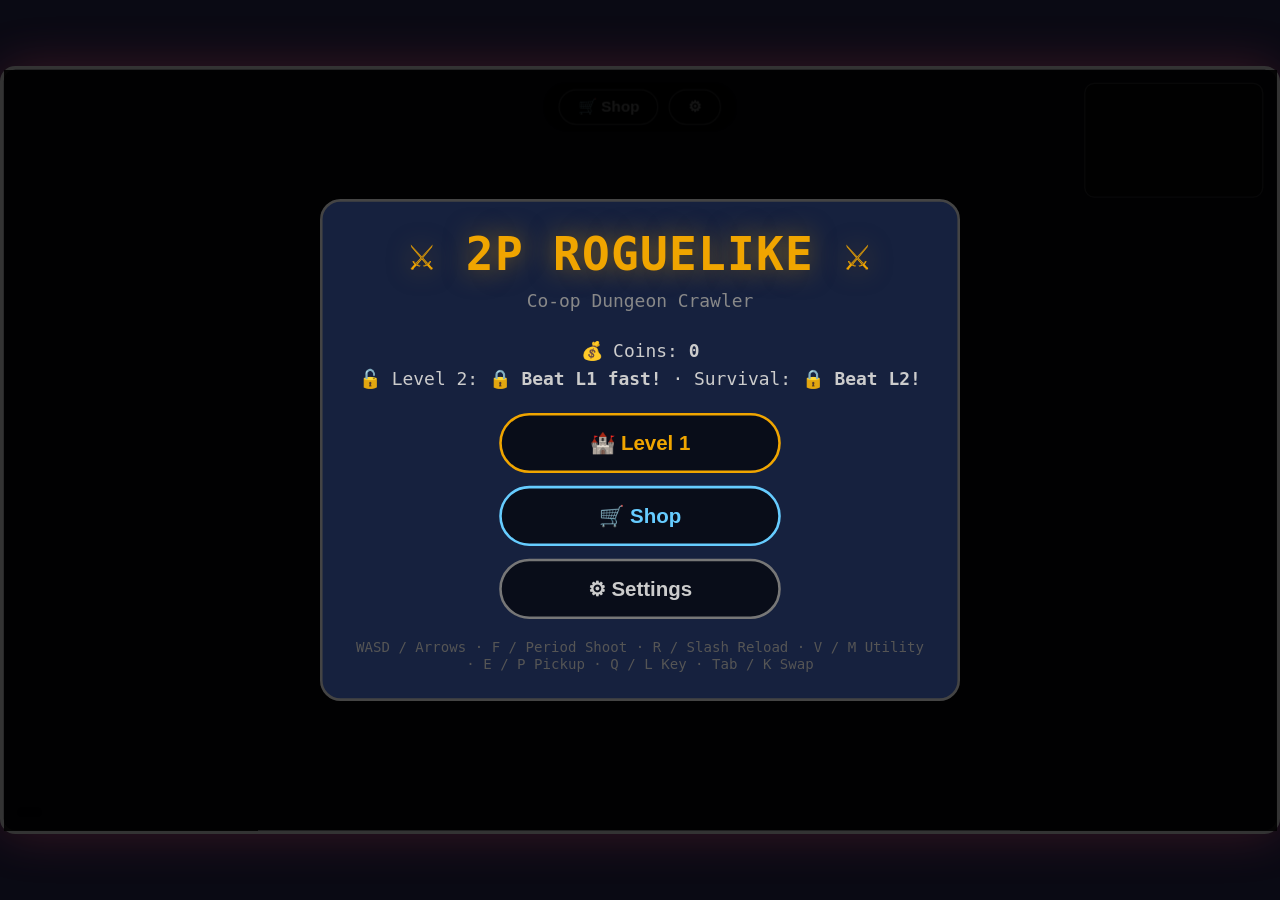
<file: games/room-escape.html>
<!DOCTYPE html>
<html lang="en">
<head>
    <meta charset="UTF-8">
    <meta name="viewport" content="width=device-width, initial-scale=1.0, user-scalable=no, viewport-fit=cover">
    <title>2P Roguelike · Shop Exit & Mobile Layout</title>
    <style>
        * { margin:0; padding:0; box-sizing:border-box; user-select:none; }
        body { background: #0a0a14; display: flex; justify-content: center; align-items: center; height: 100vh; overflow: hidden; font-family: 'Segoe UI', monospace; }
        .game-container {
            position: absolute; top: 50%; left: 50%; width: 1000px; height: 600px; border: 3px solid #333;
            border-radius: 12px; box-shadow: 0 0 40px rgba(233,68,96,0.2); background: #000;
            transform: translate(-50%, -50%) scale(1); transform-origin: center center;
        }
        canvas { display: block; width: 100%; height: 100%; border-radius: 9px; cursor: crosshair; touch-action: none; }
        .top-bar { position: absolute; top: 10px; left: 50%; transform: translateX(-50%); display: flex; gap: 8px; z-index: 20; background: rgba(0,0,0,0.6); border-radius: 30px; padding: 5px 12px; backdrop-filter: blur(4px); flex-wrap: wrap; justify-content: center; }
        .top-bar button { background: rgba(0,0,0,0.8); border: 1px solid #555; color: #ccc; padding: 6px 14px; border-radius: 20px; cursor: pointer; font-size: 12px; font-weight: bold; transition: 0.2s; white-space: nowrap; }
        .top-bar button:hover { background: rgba(233,68,96,0.5); border-color: #e94560; color: #fff; }
        .restart-btn { border-color: #e94560; color: #e94560; } .restart-btn:hover { background: #e94560; color: #000; }
        .survival-btn { border-color: #33ff33; color: #33ff33; } .survival-btn:hover { background: #33ff33; color: #000; }
        .normal-btn { border-color: #f0a500; color: #f0a500; } .normal-btn:hover { background: #f0a500; color: #000; }
        .level2-btn { border-color: #ffaa00; color: #ffaa00; display: none; } .level2-btn:hover { background: #ffaa00; color: #000; }
        .home-btn { border-color: #8888cc; color: #8888cc; } .home-btn:hover { background: #8888cc; color: #000; }
        .overlay { position: absolute; top: 0; left: 0; right: 0; bottom: 0; background: rgba(0,0,0,0.9); z-index: 30; display: flex; justify-content: center; align-items: center; }
        .overlay.hidden { display: none; }
        .panel { background: #16213e; border: 2px solid #444; border-radius: 16px; padding: 20px; max-width: 95%; width: 95%; color: #e0e0e0; max-height: 85%; overflow-y: auto; }
        .shop-panel { max-width: 800px; }
        .homescreen-panel { max-width: 500px; text-align: center; }
        .homescreen-title { font-size: 36px; color: #f0a500; text-shadow: 0 0 20px rgba(240,165,0,0.5); margin-bottom: 8px; letter-spacing: 1px; }
        .homescreen-subtitle { color: #888; margin-bottom: 20px; font-size: 14px; }
        .homescreen-stats { margin-bottom: 16px; color: #ccc; font-size: 14px; line-height: 1.6; }
        .homescreen-buttons { display: flex; flex-direction: column; gap: 10px; align-items: center; }
        .homescreen-btn { width: 220px; padding: 12px 24px; border-radius: 25px; font-size: 16px; font-weight: bold; cursor: pointer; border: 2px solid #555; transition: 0.2s; background: rgba(0,0,0,0.6); }
        .level1-hs-btn { color: #f0a500; border-color: #f0a500; } .level1-hs-btn:hover { background: #f0a500; color: #000; }
        .level2-hs-btn { color: #ffaa00; border-color: #ffaa00; } .level2-hs-btn:hover { background: #ffaa00; color: #000; }
        .survival-hs-btn { color: #33ff33; border-color: #33ff33; } .survival-hs-btn:hover { background: #33ff33; color: #000; }
        .shop-hs-btn { color: #66ccff; border-color: #66ccff; } .shop-hs-btn:hover { background: #66ccff; color: #000; }
        .settings-hs-btn { color: #ccc; border-color: #777; } .settings-hs-btn:hover { background: #777; color: #fff; }
        .homescreen-keys-hint { margin-top: 16px; color: #555; font-size: 11px; }
        .btn { padding: 7px 16px; border-radius: 20px; cursor: pointer; font-size: 12px; border: 1px solid #555; background: #333; color: #ccc; }
        .btn:hover { background: #444; }
        .btn-shop { background: #2a4c6e; padding: 6px 12px; border-radius: 20px; cursor: pointer; border: none; color: white; font-size: 12px; min-width: 80px; }
        .upgrade-row { display: flex; justify-content: space-between; align-items: center; margin: 8px 0; gap: 6px; flex-wrap: wrap; }
        .victory-text { font-size: 32px; font-weight: bold; color: #f0a500; text-align: center; }
        .game-over-text { font-size: 32px; font-weight: bold; color: #ff4444; text-align: center; }
        .utility-indicator { position: absolute; bottom: 10px; left: 10px; background: rgba(0,0,0,0.7); padding: 4px 10px; border-radius: 12px; font-size: 11px; color: #ffcc88; z-index: 15; }
        .minimap { position: absolute; top: 10px; right: 10px; background: rgba(0,0,0,0.35); border: 1px solid rgba(255,255,255,0.3); border-radius: 8px; z-index: 15; width: 140px; height: 90px; }
        .wave-indicator { position: absolute; top: 50px; left: 20px; background: rgba(0,0,0,0.7); color: #ffcc88; padding: 4px 12px; border-radius: 8px; font-size: 14px; font-weight: bold; z-index: 15; }
        .btn-row { display: flex; gap: 8px; justify-content: center; margin-top: 12px; flex-wrap: wrap; }
        .mobile-controls { position: absolute; bottom: 20px; left: 0; right: 0; display: none; justify-content: space-between; align-items: flex-end; padding: 0 15px; pointer-events: none; z-index: 25; }
        .mobile-controls.active { display: flex; }
        .mobile-left { display: flex; flex-direction: column; align-items: center; gap: 8px; pointer-events: auto; }
        .mobile-right { display: flex; flex-direction: column; align-items: center; gap: 8px; pointer-events: auto; }
        .move-key-row { display: flex; align-items: center; gap: 12px; }
        .joystick-container { width: 130px; height: 130px; background: rgba(0,0,0,0.5); border-radius: 70px; position: relative; backdrop-filter: blur(4px); }
        .joystick-base { width: 100%; height: 100%; border-radius: 50%; background: rgba(255,255,255,0.1); border: 2px solid rgba(255,255,255,0.3); display: flex; align-items: center; justify-content: center; touch-action: none; }
        .joystick-thumb { width: 50px; height: 50px; border-radius: 50%; background: rgba(255,255,255,0.5); position: absolute; transform: translate(-50%, -50%); left: 50%; top: 50%; pointer-events: none; }
        .shoot-area { position: relative; width: 130px; height: 130px; display: flex; align-items: center; justify-content: center; }
        .action-btn { background: rgba(233,68,96,0.5); border: 2px solid rgba(255,255,255,0.5); border-radius: 40px; display: flex; align-items: center; justify-content: center; color: white; cursor: pointer; touch-action: manipulation; font-size: 22px; }
        .action-btn:active { background: rgba(233,68,96,0.8); transform: scale(0.94); }
        .util-btn { background: rgba(100,100,200,0.5); }
        .shoot-main { width: 120px; height: 120px; border-radius: 65px; font-size: 36px; background: rgba(233,68,96,0.5); border: 3px solid rgba(255,255,255,0.5); }
        .reload-top { width: 50px; height: 50px; border-radius: 25px; background: rgba(233,68,96,0.5); }
        .swap-top { width: 50px; height: 50px; border-radius: 25px; background: rgba(100,100,200,0.5); }
        .pickup-left { position: absolute; left: -25px; top: 50%; transform: translateY(-50%); width: 48px; height: 48px; border-radius: 30px; }
        .util-top-left { position: absolute; top: -25px; left: -25px; width: 48px; height: 48px; border-radius: 30px; }
        .key-btn { position: static; display: none; }
        .keybind-row { display: flex; justify-content: space-between; margin: 4px 0; }
        .keybind-row button { padding: 2px 8px; font-size: 11px; }
    </style>
</head>
<body>
<div class="game-container" id="gameContainer">
    <canvas id="gameCanvas"></canvas>
    <div class="utility-indicator" id="utilIndicator"></div>
    <canvas id="minimapCanvas" class="minimap" width="140" height="90"></canvas>
    <div class="top-bar">
        <button id="homeBtn" class="home-btn">🏠 Home</button>
        <button id="restartRunBtn" class="restart-btn">↺ Restart</button>
        <button id="normalModeBtn" class="normal-btn">🏰 Level 1</button>
        <button id="level2ModeBtn" class="level2-btn">⭐ Level 2</button>
        <button id="survivalModeBtn" class="survival-btn">⚔️ Survival</button>
        <button id="shopTopBtn">🛒 Shop</button>
        <button id="settingsBtn">⚙</button>
    </div>
    <div class="wave-indicator" id="waveIndicator" style="display:none;">Wave: 0</div>
    <div class="mobile-controls" id="mobileControls">
        <div class="mobile-left">
            <div class="action-btn util-btn swap-top" data-key="swap">⚔️</div>
            <div class="move-key-row">
                <div class="joystick-container" id="joystickContainer">
                    <div class="joystick-base" id="joystickBase">
                        <div class="joystick-thumb" id="joystickThumb"></div>
                    </div>
                </div>
                <div class="action-btn key-btn" data-key="key" id="keyBtnMobile">🔑</div>
            </div>
        </div>
        <div class="mobile-right">
            <div class="action-btn reload-top" data-key="reload">🔄</div>
            <div class="shoot-area">
                <div class="action-btn shoot-main" data-key="shoot">🔫</div>
                <div class="action-btn pickup-left" data-key="pickup">📦</div>
                <div class="action-btn util-btn util-top-left" data-key="util">✨</div>
            </div>
        </div>
    </div>
    <div id="homescreenOverlay" class="overlay">
        <div class="panel homescreen-panel">
            <h1 class="homescreen-title">⚔️ 2P ROGUELIKE ⚔️</h1>
            <p class="homescreen-subtitle">Co-op Dungeon Crawler</p>
            <div id="homescreenStats" class="homescreen-stats"></div>
            <div class="homescreen-buttons">
                <button id="homeLevel1Btn" class="homescreen-btn level1-hs-btn">🏰 Level 1</button>
                <button id="homeLevel2Btn" class="homescreen-btn level2-hs-btn" style="display:none;">⭐ Level 2</button>
                <button id="homeSurvivalBtn" class="homescreen-btn survival-hs-btn" style="display:none;">⚔️ Survival</button>
                <button id="homeShopBtn" class="homescreen-btn shop-hs-btn">🛒 Shop</button>
                <button id="homeSettingsBtn" class="homescreen-btn settings-hs-btn">⚙ Settings</button>
            </div>
            <p class="homescreen-keys-hint">WASD / Arrows · F / Period Shoot · R / Slash Reload · V / M Utility · E / P Pickup · Q / L Key · Tab / K Swap</p>
        </div>
    </div>
    <div id="settingsOverlay" class="overlay hidden"><div class="panel"><h2>⚙ SETTINGS</h2><div class="upgrade-row"><span>Players:</span><button id="playerCountBtn">2 Players</button></div><div class="upgrade-row"><span>Mobile Controls:</span><button id="mobileToggleBtn">Toggle</button></div><h3>Keybinds</h3><div id="keybindsContainer"></div><div class="btn-row"><button id="btnFullReset" class="btn">🗑️ Full Reset</button><button id="btnCloseSettings" class="btn">✕ Close</button></div></div></div>
    <div id="victoryOverlay" class="overlay hidden"><div class="panel"><div class="victory-text">🏆 VICTORY!</div><div id="victoryStats"></div><div class="btn-row"><button id="btnShopVictory">🛒 Shop</button><button id="btnPlayAgain">▶ Level 1</button><button id="btnNextLevel" style="display:none;">▶ Next Level</button><button id="btnReplayLevel2" style="display:none;">🔁 Replay Level 2</button><button id="btnSurvivalUnlock" style="display:none;">⚔️ Survival</button></div></div></div>
    <div id="gameOverOverlay" class="overlay hidden"><div class="panel"><div class="game-over-text">💀 GAME OVER 💀</div><div id="gameOverStats"></div><div class="btn-row"><button id="btnGameOverRestart">▶ Play Again</button><button id="btnGameOverShop">🛒 Shop</button></div><div class="btn-row"><button id="btnGameOverLevel1" class="btn">🏰 Level 1</button><button id="btnGameOverLevel2" class="btn" style="display:none;">⭐ Level 2</button></div></div></div>
    <div id="shopOverlay" class="overlay hidden"><div class="panel shop-panel"><h2>🛒 UPGRADE SHOP</h2><div id="shopStats"></div><div id="shopUpgrades"></div><div class="btn-row"><button id="btnLeaveShop">▶ Resume / New Run</button></div><div class="btn-row" style="margin-top:12px;"><button id="shopLevel1Btn" class="btn">🏰 Start Level 1</button><button id="shopLevel2Btn" class="btn" style="display:none;">⭐ Start Level 2</button><button id="shopSurvivalBtn" class="btn">⚔️ Start Survival</button></div></div></div>
</div>
<script>
(function(){
    const canvas = document.getElementById('gameCanvas');
    const ctx = canvas.getContext('2d');
    const minimapCanvas = document.getElementById('minimapCanvas');
    const minimapCtx = minimapCanvas.getContext('2d');
    const utilIndicator = document.getElementById('utilIndicator');
    const waveIndicator = document.getElementById('waveIndicator');
    const homeBtn = document.getElementById('homeBtn');
    const restartRunBtn = document.getElementById('restartRunBtn');
    const normalModeBtn = document.getElementById('normalModeBtn');
    const level2ModeBtn = document.getElementById('level2ModeBtn');
    const survivalModeBtn = document.getElementById('survivalModeBtn');
    const shopTopBtn = document.getElementById('shopTopBtn');
    const settingsBtn = document.getElementById('settingsBtn');
    const mobileToggleBtn = document.getElementById('mobileToggleBtn');
    const playerCountBtn = document.getElementById('playerCountBtn');
    const mobileControlsDiv = document.getElementById('mobileControls');
    const gameOverOverlay = document.getElementById('gameOverOverlay');
    const gameOverStats = document.getElementById('gameOverStats');
    const victoryOverlay = document.getElementById('victoryOverlay');
    const victoryStats = document.getElementById('victoryStats');
    const shopOverlay = document.getElementById('shopOverlay');
    const settingsOverlay = document.getElementById('settingsOverlay');
    const homescreenOverlay = document.getElementById('homescreenOverlay');
    const homescreenStats = document.getElementById('homescreenStats');
    const gameContainer = document.getElementById('gameContainer');
    const btnShopVictory = document.getElementById('btnShopVictory');
    const btnPlayAgain = document.getElementById('btnPlayAgain');
    const btnNextLevel = document.getElementById('btnNextLevel');
    const btnReplayLevel2 = document.getElementById('btnReplayLevel2');
    const btnSurvivalUnlock = document.getElementById('btnSurvivalUnlock');
    const btnLeaveShop = document.getElementById('btnLeaveShop');
    const btnGameOverRestart = document.getElementById('btnGameOverRestart');
    const btnGameOverShop = document.getElementById('btnGameOverShop');
    const btnGameOverLevel1 = document.getElementById('btnGameOverLevel1');
    const btnGameOverLevel2 = document.getElementById('btnGameOverLevel2');
    const btnFullReset = document.getElementById('btnFullReset');
    const btnCloseSettings = document.getElementById('btnCloseSettings');
    const shopStatsDiv = document.getElementById('shopStats');
    const shopUpgradesDiv = document.getElementById('shopUpgrades');
    const keybindsContainer = document.getElementById('keybindsContainer');
    const shopLevel1Btn = document.getElementById('shopLevel1Btn');
    const shopLevel2Btn = document.getElementById('shopLevel2Btn');
    const shopSurvivalBtn = document.getElementById('shopSurvivalBtn');
    const homeLevel1Btn = document.getElementById('homeLevel1Btn');
    const homeLevel2Btn = document.getElementById('homeLevel2Btn');
    const homeSurvivalBtn = document.getElementById('homeSurvivalBtn');
    const homeShopBtn = document.getElementById('homeShopBtn');
    const homeSettingsBtn = document.getElementById('homeSettingsBtn');
    const joystickContainer = document.getElementById('joystickContainer');
    const joystickBase = document.getElementById('joystickBase');
    const joystickThumb = document.getElementById('joystickThumb');
    const keyBtnMobile = document.getElementById('keyBtnMobile');

    function resizeGame() {
        const availableWidth = window.innerWidth;
        const availableHeight = window.innerHeight;
        const gameWidth = 1000, gameHeight = 600;
        const scale = Math.min(availableWidth / gameWidth, availableHeight / gameHeight);
        gameContainer.style.transform = `translate(-50%, -50%) scale(${scale})`;
    }
    window.addEventListener('resize', resizeGame);
    resizeGame();

    let sharedCoins = 0, level2Unlocked = false, survivalUnlocked = false, gameRunning = false, gameWon = false, gameOver = false;
    let currentMode = 'normal', currentLevel = 1, bestTime = null, gameStartTime = 0, currentTime = 0;
    let mobileMode = false, isSettingsOpen = false, audioCtx = null;
    let playerCount = 2;
    let hasLeftStartRoom = false;
    let bossSurvivalCount = 0;
    let survivalHighscore = 0;
    let gameInitialized = false;
    let survivalHpMultiplier = 1;
    let survivalBombCount = 1;
    let joystickActive = false, joystickBaseRect = null;
    let mobileMoveX = 0, mobileMoveY = 0;

    let keybinds = {
        p1_up: 'KeyW', p1_down: 'KeyS', p1_left: 'KeyA', p1_right: 'KeyD',
        p1_shoot: 'KeyF', p1_reload: 'KeyR', p1_util: 'KeyV', p1_pickup: 'KeyE', p1_swap: 'Tab', p1_key: 'KeyQ',
        p2_up: 'ArrowUp', p2_down: 'ArrowDown', p2_left: 'ArrowLeft', p2_right: 'ArrowRight',
        p2_shoot: 'Period', p2_reload: 'Slash', p2_util: 'KeyM', p2_pickup: 'KeyP', p2_swap: 'KeyK', p2_key: 'KeyL'
    };
    function loadKeybinds(){ try{ const s=localStorage.getItem('rgKeybinds'); if(s) keybinds=JSON.parse(s); } catch(e){} }
    function saveKeybinds(){ localStorage.setItem('rgKeybinds', JSON.stringify(keybinds)); }
    loadKeybinds();

    function initAudio(){ if(!audioCtx) try{ audioCtx=new(window.AudioContext||window.webkitAudioContext)(); } catch(e){} }
    function playTone(f,t,d,v=0.08,r=true){ if(!audioCtx||audioCtx.state==='suspended')audioCtx?.resume(); const osc=audioCtx.createOscillator(),gain=audioCtx.createGain(); osc.type=t; osc.frequency.value=f; gain.gain.setValueAtTime(v,audioCtx.currentTime); if(r)gain.gain.exponentialRampToValueAtTime(0.001,audioCtx.currentTime+d); osc.connect(gain); gain.connect(audioCtx.destination); osc.start(); osc.stop(audioCtx.currentTime+d); }
    const sfx={shoot:()=>playTone(800,'square',0.08),reload:()=>{playTone(400,'sine',0.15);setTimeout(()=>playTone(600,'sine',0.15),100)},explosion:()=>playTone(80,'sawtooth',0.4,0.18,false),pickup:()=>playTone(1200,'sine',0.1),heal:()=>playTone(500,'sine',0.3,0.07),barrier:()=>playTone(300,'square',0.2),grenade:()=>playTone(180,'triangle',0.2),melee:()=>playTone(100,'sawtooth',0.15,0.1,false),keyUse:()=>playTone(900,'sine',0.2),magnet:()=>playTone(600,'triangle',0.5,0.12),bossLaser:()=>playTone(200,'sawtooth',0.8,0.2,false),bossLaserCharge:()=>playTone(300,'sine',0.4,0.2,false),laserWarning:()=>playTone(150,'triangle',0.5,0.1,false)};

    function loadCoins(){ try{ const s=localStorage.getItem('rgc3'); if(s)sharedCoins=parseInt(s)||0; } catch(e){} }
    function saveCoins(){ localStorage.setItem('rgc3',sharedCoins); }
    function loadUnlocks(){ try{ level2Unlocked=localStorage.getItem('rgl23')==='1'; } catch(e){} try{ survivalUnlocked=localStorage.getItem('survivalUnlocked')==='1'; } catch(e){} try{ const bt=localStorage.getItem('rgbt3'); if(bt)bestTime=parseFloat(bt); } catch(e){} }
    function saveUnlocks(){ localStorage.setItem('rgl23',level2Unlocked?'1':'0'); localStorage.setItem('survivalUnlocked',survivalUnlocked?'1':'0'); if(bestTime) localStorage.setItem('rgbt3',bestTime.toString()); }
    function loadPlayerCount(){ try{ const s=localStorage.getItem('playerCount'); if(s)playerCount=parseInt(s)||2; } catch(e){} }
    function savePlayerCount(){ localStorage.setItem('playerCount',playerCount.toString()); }
    function loadSurvivalHighscore(){ try{ const s=localStorage.getItem('rgSurvivalHS'); if(s)survivalHighscore=parseInt(s)||0; } catch(e){} }
    function saveSurvivalHighscore(){ localStorage.setItem('rgSurvivalHS',survivalHighscore.toString()); }
    loadCoins(); loadUnlocks(); loadPlayerCount(); loadSurvivalHighscore();
    playerCountBtn.textContent = playerCount === 2 ? '2 Players' : '1 Player';
    playerCountBtn.onclick = () => { playerCount = playerCount === 2 ? 1 : 2; playerCountBtn.textContent = playerCount === 2 ? '2 Players' : '1 Player'; savePlayerCount(); };

    let su={hp:0,d:0,sp:0,cl:0,sk:0,pc:{hp:0,d:0,sp:0,cl:0,sk:0}};
    let pwd=[{sw:'pistol',ow:['pistol']},{sw:'pistol',ow:['pistol']}];
    function loadUpgrades(){ try{ const s=localStorage.getItem('rgu_full4'); if(s){ const d=JSON.parse(s); su=d.su||su; pwd=d.pwd||pwd; } } catch(e){} }
    function saveUpgrades(){ localStorage.setItem('rgu_full4',JSON.stringify({su,pwd})); }
    loadUpgrades();

    let keys = {};
    window.addEventListener('keydown', e => { keys[e.code] = true; });
    window.addEventListener('keyup', e => { keys[e.code] = false; });

    function setupJoystick() {
        const base = joystickBase;
        const thumb = joystickThumb;
        const maxRadius = 35;

        function handleStart(e) {
            e.preventDefault();
            if (!mobileMode) return;
            const touch = e.touches[0];
            joystickActive = true;
            joystickBaseRect = base.getBoundingClientRect();
            updateJoystick(touch.clientX, touch.clientY);
        }

        function handleMove(e) {
            e.preventDefault();
            if (!joystickActive || !mobileMode) return;
            const touch = e.touches[0];
            updateJoystick(touch.clientX, touch.clientY);
        }

        function handleEnd(e) {
            e.preventDefault();
            joystickActive = false;
            mobileMoveX = 0;
            mobileMoveY = 0;
            thumb.style.left = '50%';
            thumb.style.top = '50%';
        }

        function updateJoystick(clientX, clientY) {
            const rect = joystickBaseRect;
            const centerX = rect.left + rect.width/2;
            const centerY = rect.top + rect.height/2;
            let dx = clientX - centerX;
            let dy = clientY - centerY;
            const dist = Math.hypot(dx, dy);
            if (dist > maxRadius) {
                dx = (dx / dist) * maxRadius;
                dy = (dy / dist) * maxRadius;
            }
            thumb.style.left = `calc(50% + ${dx}px)`;
            thumb.style.top = `calc(50% + ${dy}px)`;
            mobileMoveX = dist > 5 ? dx / maxRadius : 0;
            mobileMoveY = dist > 5 ? dy / maxRadius : 0;
        }

        base.addEventListener('touchstart', handleStart, {passive: false});
        base.addEventListener('touchmove', handleMove, {passive: false});
        base.addEventListener('touchend', handleEnd);
        base.addEventListener('touchcancel', handleEnd);
    }

    function setMobileMode(enabled){
        mobileMode = enabled;
        mobileControlsDiv.classList.toggle('active', enabled);
        canvas.style.touchAction = enabled ? 'none' : 'auto';
        if (!enabled) {
            for(let k of ['KeyW','KeyS','KeyA','KeyD','KeyF','KeyR','KeyV','Tab','KeyE','KeyQ']) keys[k] = false;
            joystickActive = false;
            mobileMoveX = 0; mobileMoveY = 0;
            joystickThumb.style.left = '50%'; joystickThumb.style.top = '50%';
        }
        localStorage.setItem('mobile_mode', enabled?'1':'0');
    }
    if(localStorage.getItem('mobile_mode')==='1') setMobileMode(true);
    mobileToggleBtn.onclick = () => setMobileMode(!mobileMode);
    setupJoystick();

    const mobileActionMap = { shoot:'KeyF', reload:'KeyR', pickup:'KeyE', util:'KeyV', swap:'Tab', key:'KeyQ' };
    function setupMobileButtons() {
        document.querySelectorAll('.action-btn').forEach(btn => {
            const a = btn.dataset.key;
            if (!a) return;
            const code = mobileActionMap[a];
            if (!code) return;
            btn.addEventListener('pointerdown', e => {
                e.preventDefault();
                if (mobileMode) keys[code] = true;
            });
            btn.addEventListener('pointerup', e => {
                e.preventDefault();
                keys[code] = false;
            });
            btn.addEventListener('pointerleave', () => {
                keys[code] = false;
            });
        });
    }
    setupMobileButtons();

    function updateKeyButtonVisibility() {
        if (!mobileMode || !gameRunning || players.length === 0) {
            if (keyBtnMobile) keyBtnMobile.style.display = 'none';
            return;
        }
        const p1 = players[0];
        if (p1 && p1.alive && p1.keys > 0) {
            if (keyBtnMobile) keyBtnMobile.style.display = 'flex';
        } else {
            if (keyBtnMobile) keyBtnMobile.style.display = 'none';
        }
    }

    const CW=1000, CH=600, RW=440, RH=290, WL=22, PR=14;
    const WEAPONS = { pistol:{n:'Pistol',a:10,c:0.3,r:1.4,s:500,p:1,an:0,cl:'#ffe066',d:1}, shotgun:{n:'Shotgun',a:6,c:0.8,r:2.0,s:430,p:5,an:0.28,cl:'#ffaa44',d:0.9}, smg:{n:'SMG',a:20,c:0.14,r:1.8,s:580,p:1,an:0.08,cl:'#ffdd55',d:0.7}, laser:{n:'Laser',a:6,c:0.4,r:2.2,s:900,p:1,an:0,cl:'#00ffff',d:1.2,pierce:true}, rocket:{n:'Rocket',a:3,c:1.2,r:2.5,s:320,p:1,an:0,cl:'#ff8844',d:2.5,expl:true,rad:100}, spray:{n:'Spray',a:15,c:0.25,r:1.6,s:550,p:8,an:0.06,cl:'#88ff88',d:0.5}, sniper:{n:'Sniper',a:4,c:1.5,r:2.5,s:1200,p:1,an:0,cl:'#aa88ff',d:3.5,pierce:true,hardPierce:true} };
    const WPRICES = { pistol:40, shotgun:60, smg:80, laser:100, rocket:120, spray:140, sniper:160 };
    const UT = ['HealingField','Barrier','Mine','Grenade'];
    const UN = { HealingField:'💚', Barrier:'🛡️', Mine:'💣', Grenade:'💢' };
    const MELEE_TYPES = ['dagger','sword','axe','waraxe'];

    function getRoom(c,r){ const l=WL+c*(RW+WL), t=WL+r*(RH+WL); return {left:l,top:t,right:l+RW,bottom:t+RH,cx:l+RW/2,cy:t+RH/2}; }
    function roomAt(x,y){ for(let r=0;r<GR;r++) for(let c=0;c<GC;c++){ const b=getRoom(c,r); if(x>=b.left-28&&x<=b.right+28&&y>=b.top-28&&y<=b.bottom+28) return {col:c,row:r,bounds:b}; } return null; }
    function nearestRoom(x,y){ let best=null,d=Infinity; for(let r=0;r<GR;r++) for(let c=0;c<GC;c++){ const b=getRoom(c,r); const dist=Math.hypot(x-b.cx,y-b.cy); if(dist<d){ d=dist; best={col:c,row:r,bounds:b}; } } return best; }
    function circleRect(cx,cy,cr,rx,ry,rw,rh){ const X=Math.max(rx,Math.min(cx,rx+rw)), Y=Math.max(ry,Math.min(cy,ry+rh)); return (cx-X)**2+(cy-Y)**2 < cr*cr; }
    function blocked(x,y,r){ for(const w of walls) if(circleRect(x,y,r,w.x,w.y,w.w,w.h)) return true; for(const o of obstacles) if(circleRect(x,y,r,o.x,o.y,o.w,o.h)) return true; for(const b of activeBarriers) if(circleRect(x,y,r,b.x,b.y,b.w,b.h)) return true; return false; }
    function clampMap(x,y,r){ return {x:Math.max(r,Math.min(MW-r,x)), y:Math.max(r,Math.min(MH-r,y))}; }
    function spawnParticles(x,y,color,n=8){ for(let i=0;i<n;i++){ const a=Math.random()*Math.PI*2,s=80+Math.random()*200; particles.push({x,y,vx:Math.cos(a)*s,vy:Math.sin(a)*s,life:0.3+Math.random()*0.5,color,size:3+Math.random()*6}); } }
    function isExplored(x,y){ if(currentMode==='survival') return true; const r=roomAt(x,y); return r && explored[r.col] && explored[r.col][r.row]; }
    function damageObstaclesInRadius(x,y,radius){ for(const o of obstacles){ if(!o.destructible) continue; const dist = Math.hypot(x - (o.x+o.w/2), y - (o.y+o.h/2)); if(dist < radius){ o.hp -= 3; if(o.hp <= 0){ const idx = obstacles.indexOf(o); if(idx !== -1){ obstacles.splice(idx,1); for(let i=0;i<4;i++) coins.push(new Coin(o.x+o.w/2+(Math.random()-0.5)*20, o.y+o.h/2+(Math.random()-0.5)*20)); } } } } }

    let GC,GR,MW,MH,doors,explored,walls=[],obstacles=[],spawners=[],enemies=[],bullets=[],particles=[],coins=[],healthPickups=[],weaponPickups=[],utilityPickups=[],meleePickups=[],keyPickups=[];
    let activeFields=[],activeBarriers=[],activeMines=[],grenades=[],weaponRacks=[],meleeEffects=[],explosionCircles=[],thrownEnemies=[],bossBombs=[],laserBeams=[],laserWarnings=[];
    let players=[],bossDefeated=false,exitPos=null,camera={x:0,y:0},shake=0;
    let wave=0, waveTimer=0, waveInterval=18.0;
    let bossArea=null;
    let magnetPickups = [];
    let boxSpawnTimer = 0, boxSpawnInterval = 10;

    class Spawner {
        constructor(x, y, spawnType = 'patrol', invincible = false) { this.x=x; this.y=y; this.r=12; this.alive=true; this.spawnType=spawnType; this.hp=invincible?99999:10; this.invincible=invincible; const typeColors={ patrol:'#cc3333', chaser:'#ff9966', tank:'#aa6666', summoner:'#cc88ff', boss:'#ff4444', miniboss:'#ff8844' }; this.color=typeColors[spawnType]||'#cc3333'; }
        spawnEnemy() { if(!this.alive) return; enemies.push(new Enemy(this.x+(Math.random()-0.5)*20, this.y+(Math.random()-0.5)*20, 0, 0, this.spawnType)); }
        hurt(d) { if(this.invincible) return; this.hp-=d; if(this.hp<=0){ this.alive=false; spawnParticles(this.x,this.y,'#ffaa00',8); for(let i=0;i<3;i++) coins.push(new Coin(this.x+(Math.random()-0.5)*20, this.y+(Math.random()-0.5)*20)); } }
        draw(ctx,cam){ if(!this.alive) return; const sx=this.x-cam.x+CW/2, sy=this.y-cam.y+CH/2; ctx.fillStyle=this.color; ctx.beginPath(); ctx.arc(sx,sy,this.r,0,Math.PI*2); ctx.fill(); ctx.fillStyle='#fff'; ctx.font='bold 10px monospace'; ctx.textAlign='center'; ctx.fillText('S',sx,sy+4); ctx.textAlign='left'; if(this.invincible){ ctx.strokeStyle='#fff'; ctx.lineWidth=2; ctx.beginPath(); ctx.arc(sx,sy,this.r+2,0,Math.PI*2); ctx.stroke(); } }
    }
    class MagnetPickup { constructor(x,y){ this.x=x; this.y=y; this.r=10; this.alive=true; } draw(ctx,cam){ const sx=this.x-cam.x+CW/2, sy=this.y-cam.y+CH/2; ctx.fillStyle='#ffcc00'; ctx.beginPath(); ctx.arc(sx,sy,this.r,0,Math.PI*2); ctx.fill(); ctx.fillStyle='#000'; ctx.font='bold 12px monospace'; ctx.textAlign='center'; ctx.fillText('🧲',sx,sy+4); ctx.textAlign='left'; } }

    function generateNormalMap(level){
        if(level===1){ GC=3+Math.floor(Math.random()*2); GR=2+Math.floor(Math.random()*2); }
        else{ GC=5+Math.floor(Math.random()*2); GR=4+Math.floor(Math.random()*2); }
        MW=GC*RW+(GC+1)*WL; MH=GR*RH+(GR+1)*WL;
        doors=Array(GC).fill().map(()=>Array(GR).fill().map(()=>({n:false,s:false,w:false,e:false})));
        const visited=Array(GC).fill().map(()=>Array(GR).fill(false));
        const stack=[{col:0,row:0}]; visited[0][0]=true;
        const dirs=[{dc:0,dr:-1,d:'n',o:'s'},{dc:0,dr:1,d:'s',o:'n'},{dc:-1,dr:0,d:'w',o:'e'},{dc:1,dr:0,d:'e',o:'w'}];
        while(stack.length){
            const curr=stack[stack.length-1];
            const neigh=dirs.filter(d=>{ const nc=curr.col+d.dc,nr=curr.row+d.dr; return nc>=0&&nc<GC&&nr>=0&&nr<GR&&!visited[nc][nr]; });
            if(neigh.length){ const d=neigh[Math.floor(Math.random()*neigh.length)]; const nc=curr.col+d.dc,nr=curr.row+d.dr; doors[curr.col][curr.row][d.d]=true; doors[nc][nr][d.o]=true; visited[nc][nr]=true; stack.push({col:nc,row:nr}); } else stack.pop();
        }
        const dist=Array(GC).fill().map(()=>Array(GR).fill(-1)); const q=[{col:0,row:0}]; dist[0][0]=0;
        while(q.length){ const {col,row}=q.shift(); for(const d of dirs) if(doors[col][row][d.d]){ const nc=col+d.dc,nr=row+d.dr; if(nc>=0&&nc<GC&&nr>=0&&nr<GR&&dist[nc][nr]===-1){ dist[nc][nr]=dist[col][row]+1; q.push({col:nc,row:nr}); } } }
        let bossRoom=null, maxDist=-1;
        for(let r=0;r<GR;r++) for(let c=0;c<GC;c++){ if(c===0&&r===0) continue; const degree = (doors[c][r].n?1:0)+(doors[c][r].s?1:0)+(doors[c][r].w?1:0)+(doors[c][r].e?1:0); if(degree===1 && dist[c][r] > maxDist){ maxDist=dist[c][r]; bossRoom={c,r}; } }
        if(!bossRoom){ for(let r=0;r<GR;r++) for(let c=0;c<GC;c++) if(dist[c][r]>maxDist){ maxDist=dist[c][r]; bossRoom={c,r}; }
            if(bossRoom){ let kept = false; for(const d of dirs){ const nc=bossRoom.c+d.dc, nr=bossRoom.r+d.dr; if(nc>=0&&nc<GC&&nr>=0&&nr<GR && doors[bossRoom.c][bossRoom.r][d.d]){ if(!kept){ kept = true; continue; } doors[bossRoom.c][bossRoom.r][d.d] = false; doors[nc][nr][d.o] = false; } } } }
        if(bossRoom){ bossArea = {col:bossRoom.c, row:bossRoom.r}; const rm = getRoom(bossRoom.c, bossRoom.r); exitPos = {x:rm.cx, y:rm.cy}; }
        buildWalls(); explored=Array(GC).fill().map(()=>Array(GR).fill(false)); explored[0][0]=true;
    }

    function buildWalls(){
        walls=[]; walls.push({x:0,y:0,w:MW,h:WL},{x:0,y:MH-WL,w:MW,h:WL},{x:0,y:0,w:WL,h:MH},{x:MW-WL,y:0,w:WL,h:MH});
        for(let c=0;c<GC-1;c++) for(let r=0;r<GR;r++){
            const wx=WL+(c+1)*RW+c*WL, rm=getRoom(c,r), doorY=rm.cy;
            if(doors[c][r].e&&doors[c+1][r].w){ if(doorY-35-rm.top>4) walls.push({x:wx,y:rm.top,w:WL,h:doorY-35-rm.top, c1:c,r1:r,c2:c+1,r2:r,dir:'e'}); const by=doorY+35; if(rm.bottom-by>4) walls.push({x:wx,y:by,w:WL,h:rm.bottom-by, c1:c,r1:r,c2:c+1,r2:r,dir:'e'}); } else walls.push({x:wx,y:rm.top,w:WL,h:RH, c1:c,r1:r,c2:c+1,r2:r,dir:'e'});
        }
        for(let r=0;r<GR-1;r++) for(let c=0;c<GC;c++){
            const hy=WL+(r+1)*RH+r*WL, rm=getRoom(c,r), doorX=rm.cx;
            if(doors[c][r].s&&doors[c][r+1].n){ if(doorX-35-rm.left>4) walls.push({x:rm.left,y:hy,w:doorX-35-rm.left,h:WL, c1:c,r1:r,c2:c,r2:r+1,dir:'s'}); const rx=doorX+35; if(rm.right-rx>4) walls.push({x:rx,y:hy,w:rm.right-rx,h:WL, c1:c,r1:r,c2:c,r2:r+1,dir:'s'}); } else walls.push({x:rm.left,y:hy,w:RW,h:WL, c1:c,r1:r,c2:c,r2:r+1,dir:'s'});
        }
    }

    function rebuildWalls(){ buildWalls(); }
    function findClosestWall(px,py, range=120){ let closest = null, closestDist = range; for(const w of walls){ if(!w.c1 && !w.c2) continue; const cx = w.x + w.w/2, cy = w.y + w.h/2; const d = Math.hypot(px - cx, py - cy); if(d < closestDist){ closest = w; closestDist = d; } } return closest; }
    function useKeyOnWall(w){ if(!w) return; const opp = w.dir==='e'?'w':'n'; doors[w.c1][w.r1][w.dir] = true; doors[w.c2][w.r2][opp] = true; rebuildWalls(); sfx.keyUse(); }

    function generateSurvivalMap(){
        GC=3; GR=3; MW=GC*RW+(GC+1)*WL; MH=GR*RH+(GR+1)*WL;
        walls = [ {x:0, y:0, w:MW, h:WL}, {x:0, y:MH-WL, w:MW, h:WL}, {x:0, y:0, w:WL, h:MH}, {x:MW-WL, y:0, w:WL, h:MH} ];
        obstacles = [];
        for(let r=0;r<GR;r++) for(let c=0;c<GC;c++){ if(c===1 && r===1) continue; const rm=getRoom(c,r); for(let i=0;i<2;i++) obstacles.push(new Obstacle(rm.left+40+Math.random()*(RW-80), rm.top+40+Math.random()*(RH-80), 18, 18)); }
        const enemyTypes = ['patrol','chaser','tank','summoner'];
        for(let r=0;r<GR;r++) for(let c=0;c<GC;c++){ if(c===1 && r===1) continue; const rm = getRoom(c,r); const type = enemyTypes[(c+r)%enemyTypes.length]; spawners.push(new Spawner(rm.cx, rm.cy, type, true)); }
        explored=Array(GC).fill().map(()=>Array(GR).fill(true));
        exitPos=null; bossDefeated=false; bossArea=null;
        boxSpawnTimer = boxSpawnInterval;
        bossSurvivalCount = 0;
        return {startX:MW/2, startY:MH/2};
    }

    function spawnRandomBoxes(count) {
        for (let i = 0; i < count; i++) {
            let attempts = 0;
            while (attempts < 20) {
                const x = WL + 30 + Math.random() * (MW - 2*WL - 60);
                const y = WL + 30 + Math.random() * (MH - 2*WL - 60);
                let overlap = false;
                for (const p of players) if (p.alive && Math.hypot(p.x - x, p.y - y) < 50) { overlap = true; break; }
                for (const e of enemies) if (e.alive && Math.hypot(e.x - x, e.y - y) < 40) { overlap = true; break; }
                for (const s of spawners) if (s.alive && Math.hypot(s.x - x, s.y - y) < 30) { overlap = true; break; }
                if (!overlap) { obstacles.push(new Obstacle(x - 9, y - 9, 18, 18)); break; }
                attempts++;
            }
        }
    }

    function startWaveSurvival(){
        wave++; waveTimer = 0; waveIndicator.innerText = `Wave: ${wave}`;
        survivalHpMultiplier = 1 + 0.2 * Math.floor(wave / 10);
        survivalBombCount = wave >= 20 ? Math.floor((wave - 10) / 10) : 1;
        let perSpawner = Math.max(1, Math.floor(wave / 5));
        for(const s of spawners){ if(s.alive) { for(let i = 0; i < perSpawner; i++) { s.spawnEnemy(); } } }
        let extra = wave;
        for(let i=0;i<extra;i++){
            let side = Math.floor(Math.random()*4), x,y;
            if(side===0){ x=Math.random()*MW; y=-30; } else if(side===1){ x=MW+30; y=Math.random()*MH; } else if(side===2){ x=Math.random()*MW; y=MH+30; } else{ x=-30; y=Math.random()*MH; }
            let type = ['patrol','chaser','tank','summoner'][Math.floor(Math.random()*4)];
            enemies.push(new Enemy(x,y,0,0,type));
        }
        if(wave % 10 === 0){
            bossSurvivalCount++;
            let bossRoom = {c: Math.floor(Math.random()*3), r: Math.floor(Math.random()*3)};
            let rm = getRoom(bossRoom.c, bossRoom.r);
            let boss = new Enemy(rm.cx, rm.cy, bossRoom.c, bossRoom.r, 'boss');
            boss.hp = (50 + bossSurvivalCount * 100) * survivalHpMultiplier;
            boss.maxHp = boss.hp;
            boss.spd = 80 + Math.floor(bossSurvivalCount/2) * 5;
            boss.r = Math.min(40, 28 + bossSurvivalCount);
            enemies.push(boss);
        }
    }

    class Player{
        constructor(id,x,y,color){
            this.id=id; this.x=x; this.y=y; this.radius=PR; this.color=color;
            this.hp=5+su.hp; this.maxHp=this.hp; this.speed=220*(1+Math.min(su.sp,7)*0.15); this.clipMult=1+Math.min(su.cl,100)*0.2;
            this.weaponType=pwd[id].sw; this.ammo=Math.floor(WEAPONS[this.weaponType]?.a*this.clipMult||10);
            this.alive=true; this.invuln=3.0; this.respawnTimer=0; this.facingX=1; this.facingY=0; this.cooldown=0; this.reloading=false; this.reloadTimer=0;
            this.currentUtil=UT[Math.floor(Math.random()*UT.length)]; this.utilCharges=3; this.dmgBonus=Math.min(su.d,100)*0.5; this.pickupCooldown=0; this.keys=Math.min(su.sk||0,20);
            this.meleeWeapon='dagger'; this.activeWeapon=0; this.meleeCooldown=0; this.switchCooldown=0;
            this.magnetTimer = 0;
        }
        get weapon(){ return WEAPONS[this.weaponType]||WEAPONS.pistol; }
        get maxAmmo(){ return Math.floor(this.weapon.a*this.clipMult); }
        update(dt){ if(!this.alive){ this.respawnTimer-=dt; if(this.respawnTimer<=0) this.respawn(); return; } if(this.invuln>0) this.invuln-=dt; if(this.cooldown>0) this.cooldown-=dt; if(this.pickupCooldown>0) this.pickupCooldown-=dt; if(this.meleeCooldown>0) this.meleeCooldown-=dt; if(this.switchCooldown>0) this.switchCooldown-=dt; if(this.magnetTimer>0) this.magnetTimer -= dt; if(this.reloading){ this.reloadTimer-=dt; if(this.reloadTimer<=0){ this.ammo=this.maxAmmo; this.reloading=false; if(this.utilCharges<(currentMode==='survival'?5:3)) this.utilCharges++; sfx.pickup(); } } }
        move(dx,dy,dt){ if(!this.alive) return; let nx=this.x+dx*this.speed*dt, ny=this.y+dy*this.speed*dt; nx=Math.max(this.radius,Math.min(MW-this.radius,nx)); ny=Math.max(this.radius,Math.min(MH-this.radius,ny)); if(!blocked(nx,this.y,this.radius)) this.x=nx; if(!blocked(this.x,ny,this.radius)) this.y=ny; if(currentMode==='normal'&&!roomAt(this.x,this.y)){ const near=nearestRoom(this.x,this.y); if(near){ this.x=near.bounds.cx; this.y=near.bounds.cy; } } if(dx!==0||dy!==0){ const m=Math.hypot(dx,dy); this.facingX=dx/m; this.facingY=dy/m; } }
        switchWeapon(){ if(this.switchCooldown>0) return; this.activeWeapon=this.activeWeapon===0?1:0; this.switchCooldown=0.3; }
        shoot(){ if(!this.alive||this.reloading||this.cooldown>0) return []; if(bullets.length>200) return [];
            if(this.activeWeapon===1){ if(this.meleeCooldown>0) return []; let range=35,dmg=1.5,angle=150,cd=0.6; if(this.meleeWeapon==='sword'){ range=55; dmg=2.5; angle=180; cd=0.8; } else if(this.meleeWeapon==='axe'){ range=60; dmg=2.0; angle=360; cd=1.0; } else if(this.meleeWeapon==='waraxe'){ range=80; dmg=2.5; angle=180; cd=0.35; } this.meleeCooldown=cd; sfx.melee(); let aa=(this.meleeWeapon==='axe'||this.meleeWeapon==='waraxe')?Math.random()*Math.PI*2:Math.atan2(this.facingY,this.facingX); meleeEffects.push({x:this.x,y:this.y,radius:range,angle:angle,facingX:Math.cos(aa),facingY:Math.sin(aa),life:0.15,color:this.meleeWeapon==='waraxe'?'#ff8844':(this.meleeWeapon==='sword'?'#aaccff':(this.meleeWeapon==='axe'?'#ffaa66':'#ffccaa'))}); let hitCount=0; for(const e of enemies){ if(!e.alive) continue; if(hitCount>=10) break; const dx=e.x-this.x, dy=e.y-this.y, dist=Math.hypot(dx,dy); if(dist<range+e.r){ if(this.meleeWeapon==='axe'||this.meleeWeapon==='waraxe'){ e.hurt(dmg+this.dmgBonus); hitCount++; } else { let diff=Math.atan2(dy,dx)-aa; while(diff>Math.PI) diff-=Math.PI*2; while(diff<-Math.PI) diff+=Math.PI*2; if(Math.abs(diff)<(angle/2)*(Math.PI/180)){ e.hurt(dmg+this.dmgBonus); hitCount++; } } } } for(const o of obstacles){ if(!o.destructible) continue; const dx=o.x+o.w/2-this.x, dy=o.y+o.h/2-this.y, dist=Math.hypot(dx,dy); if(dist<range+10){ if(this.meleeWeapon==='axe'||this.meleeWeapon==='waraxe') o.hp-=3; else { let diff=Math.atan2(dy,dx)-aa; while(diff>Math.PI) diff-=Math.PI*2; while(diff<-Math.PI) diff+=Math.PI*2; if(Math.abs(diff)<(angle/2)*(Math.PI/180)) o.hp-=3; } if(o.hp<=0){ const idx=obstacles.indexOf(o); if(idx!==-1){ obstacles.splice(idx,1); for(let i=0;i<4;i++) coins.push(new Coin(o.x+o.w/2+(Math.random()-0.5)*20,o.y+o.h/2+(Math.random()-0.5)*20)); } } } } for(const s of spawners){ if(!s.alive || s.invincible) continue; const dx=s.x-this.x, dy=s.y-this.y, dist=Math.hypot(dx,dy); if(dist<range+15){ s.hurt(dmg+this.dmgBonus); } } return []; } else { if(this.ammo<=0) return []; this.ammo--; this.cooldown=this.weapon.c; sfx.shoot(); if(this.ammo<=0) this.startReload(); const w=this.weapon, bullets=[], base=Math.atan2(this.facingY,this.facingX); for(let i=0;i<w.p;i++){ const a=base+(i-(w.p-1)/2)*w.an, vx=Math.cos(a)*w.s, vy=Math.sin(a)*w.s, dmg=w.d+this.dmgBonus; if(w.expl) bullets.push(new Rocket(this.x+this.facingX*18,this.y+this.facingY*18,vx,vy,this.id,w.cl,dmg,w.rad)); else{ const b=new Bullet(this.x+this.facingX*18,this.y+this.facingY*18,vx,vy,this.id,w.cl,dmg); if(w.pierce){ b.piercing=true; b.pierceLeft=w.hardPierce?999:3; } bullets.push(b); } } return bullets; } }
        startReload(){ if(this.reloading||this.ammo>=this.maxAmmo) return; this.reloading=true; this.reloadTimer=this.weapon.r; sfx.reload(); }
        hurt(dmg=1){ if(!this.alive||this.invuln>0) return false; this.hp-=dmg; this.invuln=1.2; shake=Math.max(shake,4); if(this.hp<=0){ this.alive=false; this.respawnTimer=2.5; this.reloading=false; this.ammo=this.maxAmmo; weaponPickups.push(new WPickup(this.x,this.y,this.weaponType)); this.weaponType='pistol'; this.ammo=Math.floor(WEAPONS.pistol.a*this.clipMult); } return true; }
        useUtil(){ if(!this.alive||!this.currentUtil||this.utilCharges<=0) return; this.utilCharges--; if(this.currentUtil==='HealingField'){ activeFields.push(new HealField(this.x,this.y,this.id)); sfx.heal(); } else if(this.currentUtil==='Barrier'){ activeBarriers.push(new Barrier(this.x,this.y,this.facingX,this.facingY)); sfx.barrier(); } else if(this.currentUtil==='Mine'){ activeMines.push(new Mine(this.x,this.y)); } else if(this.currentUtil==='Grenade'){ grenades.push(new Grenade(this.x+this.facingX*15,this.y+this.facingY*15,this.facingX*320,this.facingY*320)); sfx.grenade(); } if(this.utilCharges<=0) this.currentUtil=null; }
        pickUpWeapon(){ if(this.pickupCooldown>0) return; let closest=null,cd=Infinity; for(const w of weaponPickups){ if(!w.alive) continue; const d=Math.hypot(this.x-w.x,this.y-w.y); if(d<55&&d<cd){ closest=w; cd=d; } } if(closest && WEAPONS[closest.type]){ closest.alive=false; this.weaponType=closest.type; this.ammo=Math.floor(WEAPONS[closest.type].a*this.clipMult); sfx.pickup(); this.pickupCooldown=0.1; } }
        pickUpMeleeManual(){ if(this.pickupCooldown>0) return; let closest=null,cd=Infinity; for(const m of meleePickups){ if(!m.alive) continue; const d=Math.hypot(this.x-m.x,this.y-m.y); if(d<55&&d<cd){ closest=m; cd=d; } } if(closest && MELEE_TYPES.includes(closest.type)){ closest.alive=false; this.meleeWeapon=closest.type; sfx.pickup(); this.pickupCooldown=0.1; } }
        pickUpUtil(type){ if(!type || !UT.includes(type)) return; this.currentUtil=type; this.utilCharges=currentMode==='survival'?5:3; sfx.pickup(); }
        pickUpMelee(type){ if(!type || !MELEE_TYPES.includes(type)) return; this.meleeWeapon=type; sfx.pickup(); }
        pickUpKey(){ if(this.keys>=20) return; this.keys++; sfx.pickup(); }
        useKey(){ if(this.keys<=0) return; const wi = findClosestWall(this.x,this.y,120); if(wi){ useKeyOnWall(wi); this.keys--; } }
        respawn(){ if(currentMode==='normal'){ const s=getRoom(0,0); this.x=s.cx; this.y=s.cy; } else { const center=getRoom(1,1); this.x=center.cx; this.y=center.cy; } this.hp=this.maxHp; this.alive=true; this.invuln=3.0; this.facingX=1; this.facingY=0; this.reloading=false; this.ammo=this.maxAmmo; if(!this.currentUtil) this.currentUtil=UT[Math.floor(Math.random()*UT.length)]; this.utilCharges=currentMode==='survival'?5:3; }
    }

    class Bullet{ constructor(x,y,vx,vy,o,cl,d){ this.x=x;this.y=y;this.vx=vx;this.vy=vy;this.owner=o;this.r=3.5;this.life=1;this.alive=true;this.color=cl;this.dmg=d;this.piercing=false;this.pierceLeft=0; } update(dt){ this.x+=this.vx*dt; this.y+=this.vy*dt; this.life-=dt; if(this.life<=0){ this.alive=false; return; } for(const w of walls) if(circleRect(this.x,this.y,this.r,w.x,w.y,w.w,w.h)){ this.alive=false; return; } for(const o of obstacles) if(o.destructible&&circleRect(this.x,this.y,this.r,o.x,o.y,o.w,o.h)){ o.hp--; if(o.hp<=0){ const idx=obstacles.indexOf(o); if(idx!==-1){ obstacles.splice(idx,1); for(let i=0;i<4;i++) coins.push(new Coin(o.x+o.w/2+(Math.random()-0.5)*20,o.y+o.h/2+(Math.random()-0.5)*20)); } } this.alive=false; return; } for(const s of spawners) if(s.alive && !s.invincible && circleRect(this.x,this.y,this.r, s.x-5, s.y-5, 10,10)){ s.hurt(this.dmg); this.alive=false; return; } } draw(ctx,cam){ if(!this.alive) return; ctx.fillStyle=this.color; ctx.beginPath(); ctx.arc(this.x-cam.x+CW/2,this.y-cam.y+CH/2,this.r,0,Math.PI*2); ctx.fill(); } }
    class Rocket extends Bullet{ constructor(x,y,vx,vy,o,cl,d,rad){ super(x,y,vx,vy,o,cl,d); this.radius=rad; this.exploded=false; } update(dt){ super.update(dt); if(!this.alive&&!this.exploded){ this.exploded=true; shake=Math.max(shake,6); sfx.explosion(); explosionCircles.push({x:this.x,y:this.y,life:0.4,radius:this.radius}); for(const e of enemies) if(e.alive&&Math.hypot(this.x-e.x,this.y-e.y)<this.radius+e.r) e.hurt(this.dmg); for(const s of spawners) if(s.alive&&!s.invincible&&Math.hypot(this.x-s.x,this.y-s.y)<this.radius+10) s.hurt(this.dmg); damageObstaclesInRadius(this.x,this.y,this.radius); } } }
    class Grenade{ constructor(x,y,vx,vy){ this.x=x;this.y=y;this.vx=vx;this.vy=vy;this.r=6;this.fuse=2.0;this.alive=true; } update(dt){ this.x+=this.vx*dt;this.y+=this.vy*dt;this.fuse-=dt; if(this.fuse<=0||this.x<0||this.x>MW||this.y<0||this.y>MH){ this.explode(); return; } for(const w of walls) if(circleRect(this.x,this.y,this.r,w.x,w.y,w.w,w.h)){ this.explode(); return; } for(const o of obstacles) if(circleRect(this.x,this.y,this.r,o.x,o.y,o.w,o.h)){ this.explode(); return; } for(const e of enemies) if(e.alive&&Math.hypot(this.x-e.x,this.y-e.y)<this.r+e.r){ this.explode(); return; } } explode(){ if(!this.alive) return; this.alive=false; shake=10; sfx.explosion(); spawnParticles(this.x,this.y,'#ffaa00',12); explosionCircles.push({x:this.x,y:this.y,life:0.5,radius:120}); for(const e of enemies) if(Math.hypot(this.x-e.x,this.y-e.y)<120) e.hurt(3); for(const s of spawners) if(!s.invincible&&Math.hypot(this.x-s.x,this.y-s.y)<120) s.hurt(3); damageObstaclesInRadius(this.x,this.y,120); } draw(ctx,cam){ if(!this.alive) return; ctx.fillStyle='#444'; ctx.beginPath(); ctx.arc(this.x-cam.x+CW/2,this.y-cam.y+CH/2,this.r,0,Math.PI*2); ctx.fill(); } }
    class Mine{ constructor(x,y){ this.x=x;this.y=y;this.r=10;this.alive=true; } update(dt){ for(const e of enemies) if(e.alive&&Math.hypot(this.x-e.x,this.y-e.y)<this.r+12){ this.explode(); break; } for(const s of spawners) if(s.alive&&!s.invincible&&Math.hypot(this.x-s.x,this.y-s.y)<this.r+12){ this.explode(); break; } } explode(){ if(!this.alive) return; this.alive=false; shake=8; sfx.explosion(); spawnParticles(this.x,this.y,'#ffaa00',8); explosionCircles.push({x:this.x,y:this.y,life:0.3,radius:100}); for(const e of enemies) if(Math.hypot(this.x-e.x,this.y-e.y)<100) e.hurt(3); for(const s of spawners) if(!s.invincible&&Math.hypot(this.x-s.x,this.y-s.y)<100) s.hurt(3); damageObstaclesInRadius(this.x,this.y,100); } draw(ctx,cam){ if(!this.alive) return; ctx.fillStyle='#dd4444'; ctx.beginPath(); ctx.arc(this.x-cam.x+CW/2,this.y-cam.y+CH/2,this.r,0,Math.PI*2); ctx.fill(); } }
    class HealField{ constructor(x,y,o){ this.x=x;this.y=y;this.r=80;this.life=5;this.owner=o;this.alive=true; } update(dt){ this.life-=dt; if(this.life<=0) this.alive=false; for(const p of players) if(p.alive&&p.id===this.owner&&Math.hypot(p.x-this.x,p.y-this.y)<this.r) p.hp=Math.min(p.maxHp,p.hp+0.3*dt); } draw(ctx,cam){ if(!this.alive) return; ctx.globalAlpha=0.3; ctx.fillStyle='#88ff88'; ctx.beginPath(); ctx.arc(this.x-cam.x+CW/2,this.y-cam.y+CH/2,this.r,0,Math.PI*2); ctx.fill(); ctx.globalAlpha=1; } }
    class Barrier{ constructor(x,y,fx,fy){ const m=Math.hypot(fx,fy)||1; this.x=x+(fx/m)*25; this.y=y+(fy/m)*25; this.life=8; this.alive=true; this.w=Math.abs(fx)>Math.abs(fy)?40:20; this.h=this.w===40?20:40; } update(dt){ this.life-=dt; if(this.life<=0) this.alive=false; } draw(ctx,cam){ if(!this.alive) return; ctx.fillStyle='#88aaff'; ctx.fillRect(this.x-cam.x+CW/2-this.w/2,this.y-cam.y+CH/2-this.h/2,this.w,this.h); } }
    class BossLaserBeam {
        constructor(corners, isWarning = false) {
            this.alive = true;
            this.life = isWarning ? 1.0 : 0.6;
            this.isWarning = isWarning;
            this.corners = corners;
            this.damageInterval = 0.15;
            this.lastDamageTime = 0;
        }
        static createFromBoss(bossX, bossY, targetX, targetY, bossR, isWarning = false) {
            const dx = targetX - bossX, dy = targetY - bossY;
            const dist = Math.hypot(dx, dy) || 1;
            const dirX = dx / dist, dirY = dy / dist;
            const perpX = -dirY, perpY = dirX;
            const length = RW * 1.5;
            const halfWidth = bossR;
            const startX = bossX + dirX * bossR * 0.5;
            const startY = bossY + dirY * bossR * 0.5;
            const endX = startX + dirX * length;
            const endY = startY + dirY * length;
            const corners = [
                {x: startX + perpX * halfWidth, y: startY + perpY * halfWidth},
                {x: startX - perpX * halfWidth, y: startY - perpY * halfWidth},
                {x: endX - perpX * halfWidth, y: endY - perpY * halfWidth},
                {x: endX + perpX * halfWidth, y: endY + perpY * halfWidth}
            ];
            return new BossLaserBeam(corners, isWarning);
        }
        update(dt, players) {
            this.life -= dt;
            if (this.life <= 0) { this.alive = false; return; }
            if (this.isWarning) return;
            this.lastDamageTime += dt;
            if (this.lastDamageTime >= this.damageInterval) {
                this.lastDamageTime = 0;
                for (const p of players) {
                    if (!p.alive) continue;
                    if (this.pointInPolygon(p.x, p.y)) p.hurt(5);
                }
            }
        }
        pointInPolygon(px, py) {
            let inside = false;
            const n = this.corners.length;
            for (let i = 0, j = n - 1; i < n; j = i++) {
                const xi = this.corners[i].x, yi = this.corners[i].y;
                const xj = this.corners[j].x, yj = this.corners[j].y;
                const intersect = ((yi > py) !== (yj > py)) && (px < (xj - xi) * (py - yi) / (yj - yi) + xi);
                if (intersect) inside = !inside;
            }
            return inside;
        }
        draw(ctx, cam) {
            if (!this.alive) return;
            ctx.globalAlpha = this.isWarning ? 0.35 : 0.45;
            ctx.fillStyle = this.isWarning ? '#ffaa00' : '#ff00ff';
            ctx.beginPath();
            ctx.moveTo(this.corners[0].x - cam.x + CW/2, this.corners[0].y - cam.y + CH/2);
            for (let i = 1; i < 4; i++) ctx.lineTo(this.corners[i].x - cam.x + CW/2, this.corners[i].y - cam.y + CH/2);
            ctx.closePath();
            ctx.fill();
            if (this.isWarning) {
                ctx.globalAlpha = 0.7;
                ctx.strokeStyle = '#ffcc00';
                ctx.lineWidth = 2;
                ctx.stroke();
            }
            ctx.globalAlpha = 1;
        }
    }

    class Enemy{
        constructor(x,y,c,r,type='patrol'){
            this.x=x; this.y=y; this.col=c; this.row=r; this.type=type; this.alive=true; this.flashTimer=0; this.immuneTimer=0;
            this.bossPhase=false; this.spawnerTimer=0; this.throwTimer=0; this.laserTimer=3; this.bombTimer=4; this.phaseTimer=0; this.phase=0;
            this.chargeTimer=0; this.charging=false; this.chargeSpeed=0; this.chargeDuration=0;
            this.laserCharge = 0; this.laserCharging = false; this.laserWarningBeam = null;
            this.bombQueueCount = 0; this.bombQueueTimer = 0;
            if(type==='boss'){
                this.spawnTimer = (currentMode==='normal'&&currentLevel===1)?3:2.5; this.chargeTimer = 6; this.laserTimer = 3; this.throwTimer = 2; this.bombTimer = 4;
                if(currentMode==='normal'&&currentLevel===1){ this.hp=50; this.r=28; this.spd=80; this.maxHp=50; }
                else if(currentMode==='normal'&&currentLevel===2){ this.hp=80; this.r=30; this.spd=70; this.maxHp=80; }
                else{ this.hp=50; this.r=28; this.spd=80; this.maxHp=50; }
            } else if(type==='miniboss'){ this.hp=40; this.r=25; this.spd=65; this.maxHp=40; this.spawnTimer=3; this.chargeTimer=8; }
            else if(type==='tank'){ this.hp=8; this.r=22; this.spd=60; this.maxHp=8; }
            else if(type==='chaser'){ this.hp=3; this.r=16; this.spd=180; this.maxHp=3; }
            else if(type==='summoner'){ this.hp=4; this.r=16; this.spd=95; this.smTimer=2; this.maxHp=4; }
            else{ this.hp=2; this.r=16; this.spd=90; this.maxHp=2; }
            if(currentMode==='survival' && type !== 'boss' && type !== 'miniboss'){ this.hp *= survivalHpMultiplier; this.maxHp = this.hp; }
            this.patrolAngle=Math.random()*Math.PI*2; this.hitCooldown=0;
        }
        update(dt,pl){
            if(!this.alive) return; if(this.flashTimer>0) this.flashTimer-=dt; if(this.hitCooldown>0) this.hitCooldown-=dt;
            if(this.charging){ this.chargeDuration -= dt; if(this.chargeDuration <= 0 || !this.chargeTarget || !this.chargeTarget.alive){ this.charging=false; this.spd = this.type==='boss'?80:65; } else { this.spd = this.chargeSpeed; } }
            if((this.type==='boss'||this.type==='miniboss') && this.spawnTimer !== undefined){
                this.spawnTimer -= dt;
                if(this.spawnTimer <= 0){
                    let spawnType = 'patrol'; if(this.type==='boss' && currentMode==='normal' && currentLevel===2) spawnType = 'chaser'; if(this.type==='boss' && currentMode==='survival') spawnType = 'chaser';
                    for(let i=0;i<2;i++){ let sx = this.x + (Math.random()-0.5)*80, sy = this.y + (Math.random()-0.5)*80; enemies.push(new Enemy(sx, sy, this.col, this.row, spawnType)); }
                    this.spawnTimer = (currentLevel===1 && currentMode==='normal') ? 3 : 2.5;
                }
                this.chargeTimer -= dt;
                if(this.chargeTimer <= 0 && !this.charging){ let t=null; for(const p of pl) if(p.alive){ t=p; break; } if(t){ this.charging = true; this.chargeTarget = t; this.chargeSpeed = this.spd * 2.2; this.chargeDuration = 1.5; this.spd = this.chargeSpeed; } this.chargeTimer = this.type==='boss'?6:8; }
            }
            if(this.type==='boss'){
                if(currentMode==='survival'){
                    this.laserTimer -= dt;
                    if(this.laserTimer <= 0 && !this.laserCharging){
                        this.laserCharging = true;
                        this.laserCharge = 1.0;
                        let t = null; for(const p of pl) if(p.alive){ t=p; break; }
                        if(t){
                            this.laserWarningBeam = BossLaserBeam.createFromBoss(this.x, this.y, t.x, t.y, this.r, true);
                            laserWarnings.push(this.laserWarningBeam);
                            sfx.laserWarning();
                        }
                        sfx.bossLaserCharge();
                    }
                    if(this.laserCharging){
                        this.laserCharge -= dt;
                        if(this.laserCharge <= 0 && this.laserWarningBeam){
                            const damageBeam = new BossLaserBeam(this.laserWarningBeam.corners, false);
                            laserBeams.push(damageBeam);
                            sfx.bossLaser(); shake = 10;
                            this.laserCharging = false; this.laserWarningBeam = null; this.laserTimer = 3 + Math.random()*2;
                        } else if(this.laserCharge <= 0 || !this.laserWarningBeam){
                            this.laserCharging = false; this.laserWarningBeam = null; this.laserTimer = 1 + Math.random();
                        }
                    }
                }
                if((currentMode==='normal'&&currentLevel===2) || currentMode==='survival'){
                    this.throwTimer-=dt;
                    if(this.throwTimer<=0){
                        let t=null; for(const p of pl) if(p.alive){ t=p; break; } if(t){
                            let dx=t.x-this.x,dy=t.y-this.y,m=Math.hypot(dx,dy)||1;
                            thrownEnemies.push(new ThrownEnemy(this.x,this.y,(dx/m)*250,(dy/m)*250,2));
                            if(currentMode==='survival' && wave >= 20) {
                                this.bombQueueCount = survivalBombCount;
                                this.bombQueueTimer = 0;
                            }
                        }
                        this.throwTimer = 3;
                    }
                }
                if(this.bombQueueCount > 0){
                    this.bombQueueTimer -= dt;
                    if(this.bombQueueTimer <= 0){
                        let t=null; for(const p of pl) if(p.alive){ t=p; break; } if(t){
                            let dx=t.x-this.x,dy=t.y-this.y,m=Math.hypot(dx,dy)||1;
                            thrownEnemies.push(new ThrownEnemy(this.x + (Math.random()-0.5)*40, this.y + (Math.random()-0.5)*40, (dx/m)*250 + (Math.random()-0.5)*100, (dy/m)*250 + (Math.random()-0.5)*100, 2));
                        }
                        this.bombQueueCount--;
                        this.bombQueueTimer = 0.5;
                    }
                }
                if((currentMode==='normal'&&currentLevel===2) || (currentMode==='survival' && wave >= 20)){
                    this.bombTimer-=dt;
                    if(this.bombTimer<=0){
                        let t=null; for(const p of pl) if(p.alive){ t=p; break; } if(t){
                            this.bombQueueCount = survivalBombCount;
                            this.bombQueueTimer = 0;
                        }
                        this.bombTimer=4+Math.random()*2;
                    }
                }
            }
            if(this.type==='summoner'&&this.smTimer!==undefined){ this.smTimer-=dt; if(this.smTimer<=0&&enemies.filter(e=>e.alive&&e.col===this.col&&e.row===this.row).length<5){ enemies.push(new Enemy(this.x+15,this.y+15,this.col,this.row,'patrol')); this.smTimer=4; } }
            let t=null,md=Infinity; for(const p of pl) if(p.alive){ const d=Math.hypot(this.x-p.x,this.y-p.y); if(d<md){ md=d; t=p; } }
            let mx=0,my=0;
            if(t && md<350){ const dx=t.x-this.x, dy=t.y-this.y, m=Math.hypot(dx,dy)||1; mx=dx/m*this.spd*dt; my=dy/m*this.spd*dt; }
            else { if(currentMode==='survival'){ const dx = MW/2 - this.x, dy = MH/2 - this.y, m = Math.hypot(dx,dy)||1; mx = (dx/m * 0.5 + Math.cos(this.patrolAngle)*0.5) * this.spd * dt; my = (dy/m * 0.5 + Math.sin(this.patrolAngle)*0.5) * this.spd * dt; } else { mx = Math.cos(this.patrolAngle) * 20 * dt; my = Math.sin(this.patrolAngle) * 20 * dt; } this.patrolAngle += dt * 0.3; }
            let nx=this.x+mx, ny=this.y+my; const cl=clampMap(nx,ny,this.r);
            if(currentMode==='normal'){ const targetRoom = roomAt(cl.x, cl.y); if(targetRoom && targetRoom.col === 0 && targetRoom.row === 0){ cl.x = this.x; cl.y = this.y; } }
            if(!blocked(cl.x,this.y,this.r)) this.x=cl.x; if(!blocked(this.x,cl.y,this.r)) this.y=cl.y;
            if(t && md<this.r+t.radius && this.hitCooldown<=0 && t.alive){ let nearby = 1; for(const e of enemies){ if(e !== this && e.alive && Math.hypot(e.x - t.x, e.y - t.y) < e.r + t.radius){ nearby++; } } const baseCooldown = 0.55; this.hitCooldown = baseCooldown / Math.sqrt(nearby); t.hurt(); }
        }
        hurt(d){ if(this.immuneTimer>0) return false; this.hp-=d; this.flashTimer=0.2; if(this.hp<=0){ this.die(); return true; } return false; }
        die(){ this.alive=false; spawnParticles(this.x,this.y,'#ff4444',5); const cc=this.type==='boss'||this.type==='miniboss'?8:(this.type==='tank'?3:2); for(let i=0;i<cc;i++) coins.push(new Coin(this.x+(Math.random()-0.5)*20,this.y+(Math.random()-0.5)*20)); if(this.type==='boss'){ bossDefeated=true; magnetPickups.push(new MagnetPickup(this.x, this.y)); } if(Math.random()<0.2) healthPickups.push(new Health(this.x,this.y)); if(Math.random()<0.12) utilityPickups.push(new UtilPickup(this.x,this.y,UT[Math.floor(Math.random()*4)])); if(Math.random()<0.1) weaponPickups.push(new WPickup(this.x,this.y,Object.keys(WEAPONS)[Math.floor(Math.random()*Object.keys(WEAPONS).length)])); if(Math.random()<0.08) meleePickups.push(new MeleePickup(this.x,this.y,MELEE_TYPES[Math.floor(Math.random()*4)])); if(Math.random()<0.15) keyPickups.push(new KeyPickup(this.x,this.y)); }
        draw(ctx,cam){ if(!this.alive) return; const sx=this.x-cam.x+CW/2, sy=this.y-cam.y+CH/2; let clr=this.immuneTimer>0?'#888888':(this.flashTimer>0?'#ff2222':(this.type==='boss'?'#ff4444':this.type==='miniboss'?'#ff8844':this.type==='tank'?'#aa6666':this.type==='chaser'?'#ff9966':this.type==='summoner'?'#cc88ff':'#cc3333')); ctx.fillStyle=clr; ctx.beginPath(); ctx.arc(sx,sy,this.r,0,Math.PI*2); ctx.fill(); if(this.laserCharging){ const pulse = Math.sin(performance.now()*0.02)*0.3+0.7; ctx.globalAlpha = pulse; ctx.strokeStyle = '#ff44ff'; ctx.lineWidth = 4; ctx.beginPath(); ctx.arc(sx, sy, this.r+15, 0, Math.PI*2); ctx.stroke(); ctx.globalAlpha = 1; } }
    }
    class Obstacle{ constructor(x,y,w,h){ this.x=x;this.y=y;this.w=w;this.h=h; this.destructible=true; this.hp=3; } draw(ctx,cam){ ctx.fillStyle='#8B5A2B'; ctx.fillRect(this.x-cam.x+CW/2,this.y-cam.y+CH/2,this.w,this.h); } }
    class Coin{ constructor(x,y){ this.x=x;this.y=y;this.r=5;this.alive=true; } draw(ctx,cam){ ctx.fillStyle='#f0c040'; ctx.beginPath(); ctx.arc(this.x-cam.x+CW/2,this.y-cam.y+CH/2,this.r,0,Math.PI*2); ctx.fill(); } }
    class Health{ constructor(x,y){ this.x=x;this.y=y;this.r=8;this.alive=true; this.lifetime=30; } update(dt){ this.lifetime-=dt; if(this.lifetime<=0) this.alive=false; } draw(ctx,cam){ if(!this.alive) return; const sx=this.x-cam.x+CW/2,sy=this.y-cam.y+CH/2; ctx.fillStyle='rgba(255,80,80,0.3)'; ctx.beginPath(); ctx.arc(sx,sy,this.r,0,Math.PI*2); ctx.fill(); ctx.fillStyle='#ff4d4d'; ctx.fillRect(sx-4,sy-1,8,2); ctx.fillRect(sx-1,sy-4,2,8); } }
    class WPickup{ constructor(x,y,type){ this.x=x;this.y=y;this.type=type;this.alive=true;this.color=WEAPONS[type]?.cl||'#fff'; this.lifetime=30; } update(dt){ if(!this.alive) return; this.lifetime-=dt; if(this.lifetime<=0) this.alive=false; } draw(ctx,cam){ if(!this.alive) return; const sx=this.x-cam.x+CW/2,sy=this.y-cam.y+CH/2; ctx.fillStyle=this.color; ctx.fillRect(sx-10,sy-10,20,20); ctx.fillStyle='#000'; ctx.fillRect(sx-6,sy-6,12,12); ctx.fillStyle=this.color; ctx.fillRect(sx-4,sy-4,8,8); ctx.fillStyle='#fff'; ctx.font='bold 10px monospace'; ctx.fillText(WEAPONS[this.type]?.n||'?',sx,sy-14); ctx.strokeStyle='#fff'; ctx.strokeRect(sx-10,sy-10,20,20); } }
    class UtilPickup{ constructor(x,y,type){ this.x=x;this.y=y;this.type=type;this.alive=true; } draw(ctx,cam){ const sx=this.x-cam.x+CW/2,sy=this.y-cam.y+CH/2; ctx.fillStyle='#aaddff'; ctx.beginPath(); for(let i=0;i<5;i++){ const a=i*Math.PI*2/5-Math.PI/2; ctx.lineTo(sx+Math.cos(a)*6,sy+Math.sin(a)*6); } ctx.closePath(); ctx.fill(); ctx.fillStyle='#fff'; ctx.font='bold 8px sans-serif'; ctx.fillText(UN[this.type]?.charAt(1)||'?',sx,sy+2); } }
    class WeaponRack{ constructor(x,y){ this.x=x;this.y=y;this.timer=8;this.alive=true; } update(dt){ if(!this.alive) return; this.timer-=dt; if(this.timer<=0){ weaponPickups.push(new WPickup(this.x,this.y,Object.keys(WEAPONS)[Math.floor(Math.random()*Object.keys(WEAPONS).length)])); this.timer=15; } } draw(ctx,cam){ ctx.fillStyle='#ccaa77'; ctx.fillRect(this.x-cam.x+CW/2-12,this.y-cam.y+CH/2-18,24,36); } }
    class MeleePickup{ constructor(x,y,type){ this.x=x;this.y=y;this.type=type;this.alive=true; } draw(ctx,cam){ const sx=this.x-cam.x+CW/2,sy=this.y-cam.y+CH/2; ctx.fillStyle='#cccccc'; ctx.fillRect(sx-3,sy-8,6,16); ctx.fillStyle='#ffcc00'; ctx.beginPath(); ctx.arc(sx,sy-8,3,0,Math.PI*2); ctx.fill(); ctx.fillStyle='#fff'; ctx.font='bold 8px monospace'; ctx.fillText(this.type?this.type.toUpperCase():'?',sx,sy-16); } }
    class KeyPickup{ constructor(x,y){ this.x=x;this.y=y;this.r=7;this.alive=true; } draw(ctx,cam){ const sx=this.x-cam.x+CW/2,sy=this.y-cam.y+CH/2; ctx.fillStyle='#f0c040'; ctx.beginPath(); ctx.arc(sx,sy-3,3,0,Math.PI*2); ctx.fill(); ctx.fillRect(sx-2,sy,4,8); ctx.fillRect(sx+2,sy+4,4,3); } }
    class ThrownEnemy{ constructor(x,y,vx,vy,d){ this.x=x;this.y=y;this.vx=vx;this.vy=vy;this.r=10;this.life=3;this.alive=true;this.dmg=d; } update(dt){ this.x+=this.vx*dt; this.y+=this.vy*dt; this.life-=dt; if(this.life<=0||this.x<0||this.x>MW||this.y<0||this.y>MH){ this.alive=false; return; } for(const w of walls) if(circleRect(this.x,this.y,this.r,w.x,w.y,w.w,w.h)){ this.explode(); return; } for(const p of players) if(p.alive&&Math.hypot(this.x-p.x,this.y-p.y)<this.r+p.radius){ p.hurt(this.dmg); this.explode(); return; } } explode(){ if(!this.alive) return; this.alive=false; spawnParticles(this.x,this.y,'#ff6644',5); shake=Math.max(shake,4); } draw(ctx,cam){ if(!this.alive) return; ctx.fillStyle='#cc4444'; ctx.beginPath(); ctx.arc(this.x-cam.x+CW/2,this.y-cam.y+CH/2,this.r,0,Math.PI*2); ctx.fill(); } }

    function initGame(mode, level=1){
        currentMode=mode; currentLevel=level; gameRunning=true; gameWon=false; gameOver=false; gameInitialized=true;
        players=[]; enemies=[]; spawners=[]; bullets=[]; particles=[]; coins=[]; healthPickups=[]; weaponPickups=[]; utilityPickups=[]; meleePickups=[]; keyPickups=[]; magnetPickups=[];
        activeFields=[]; activeBarriers=[]; activeMines=[]; grenades=[]; weaponRacks=[]; meleeEffects=[]; explosionCircles=[]; thrownEnemies=[]; bossBombs=[]; laserBeams=[]; laserWarnings=[];
        shake=0; bossDefeated=false; bossArea=null; hasLeftStartRoom = false;
        gameStartTime = performance.now()/1000;
        wave=0; waveTimer=0; survivalHpMultiplier=1; survivalBombCount=1;
        if(mode==='normal'){
            generateNormalMap(level);
            const start=getRoom(0,0);
            players.push(new Player(0, start.cx-35, start.cy, '#4da6ff'));
            if(playerCount>=2) players.push(new Player(1, start.cx+35, start.cy, '#ff6b6b'));
            const eTypes=['patrol','chaser','tank','summoner'];
            for(let r=0;r<GR;r++) for(let c=0;c<GC;c++){
                if(c===0&&r===0) continue; if(bossArea && c===bossArea.col && r===bossArea.row) continue;
                const rm=getRoom(c,r);
                for(let i=0;i<2;i++) obstacles.push(new Obstacle(rm.left+40+Math.random()*(RW-80), rm.top+40+Math.random()*(RH-80), 18, 18));
                const count=2+Math.floor(Math.random()*2);
                for(let i=0;i<count;i++) enemies.push(new Enemy(rm.left+50+Math.random()*(RW-100), rm.top+50+Math.random()*(RH-100), c, r, eTypes[Math.floor(Math.random()*4)]));
                if(Math.random()<0.2) weaponRacks.push(new WeaponRack(rm.left+RW-40, rm.top+RH-40));
                if(Math.random()<0.1) meleePickups.push(new MeleePickup(rm.left+60+Math.random()*(RW-120), rm.top+60+Math.random()*(RH-120), MELEE_TYPES[Math.floor(Math.random()*4)]));
                if(Math.random()<0.15) keyPickups.push(new KeyPickup(rm.left+80+Math.random()*(RW-160), rm.top+80+Math.random()*(RH-160)));
                if(Math.random()<0.5) spawners.push(new Spawner(rm.cx+Math.random()*40-20, rm.cy+Math.random()*40-20, eTypes[Math.floor(Math.random()*4)], false));
                if(Math.random()<0.3) spawners.push(new Spawner(rm.cx+Math.random()*40-20, rm.cy+Math.random()*40-20, eTypes[Math.floor(Math.random()*4)], false));
            }
            if(bossArea){
                const rm=getRoom(bossArea.col,bossArea.row);
                enemies.push(new Enemy(rm.cx,rm.cy,bossArea.col,bossArea.row,'boss'));
                exitPos={x:rm.cx,y:rm.cy};
                if(level===2){
                    const possibleRooms = [];
                    for(let r=0;r<GR;r++) for(let c=0;c<GC;c++){ if((c===0&&r===0) || (c===bossArea.col&&r===bossArea.row)) continue; possibleRooms.push({c,r}); }
                    if(possibleRooms.length>0){ const mbRoom = possibleRooms[Math.floor(Math.random()*possibleRooms.length)]; const mrm = getRoom(mbRoom.c, mbRoom.r); enemies.push(new Enemy(mrm.cx, mrm.cy, mbRoom.c, mbRoom.r, 'miniboss')); spawners.push(new Spawner(mrm.cx+30, mrm.cy-30, 'chaser', false)); }
                }
            }
            camera.x=start.cx; camera.y=start.cy; waveIndicator.style.display='none';
        } else if(mode==='survival'){
            const {startX,startY}=generateSurvivalMap();
            players.push(new Player(0, startX-35, startY, '#4da6ff'));
            if(playerCount>=2) players.push(new Player(1, startX+35, startY, '#ff6b6b'));
            startWaveSurvival(); waveIndicator.style.display='block'; camera.x=startX; camera.y=startY;
        }
        victoryOverlay.classList.add('hidden'); gameOverOverlay.classList.add('hidden'); shopOverlay.classList.add('hidden'); settingsOverlay.classList.add('hidden'); homescreenOverlay.classList.add('hidden');
        updateUIButtons();
    }

    function goHome(){
        gameRunning=false; gameWon=false; gameOver=false; gameInitialized=false;
        victoryOverlay.classList.add('hidden'); gameOverOverlay.classList.add('hidden'); shopOverlay.classList.add('hidden'); settingsOverlay.classList.add('hidden');
        homescreenOverlay.classList.remove('hidden');
        updateHomescreenStats();
        updateUIButtons();
        waveIndicator.style.display = 'none';
    }

    function updateHomescreenStats(){
        let html = `💰 Coins: <b>${sharedCoins}</b>`;
        if(bestTime !== null) html += ` · ⏱️ Best: <b>${bestTime.toFixed(1)}s</b>`;
        if(survivalHighscore > 0) html += ` · ⚔️ Wave: <b>${survivalHighscore}</b>`;
        html += `<br>🔓 Level 2: <b>${level2Unlocked ? '✅' : '🔒 Beat L1 fast!'}</b> · Survival: <b>${survivalUnlocked ? '✅' : '🔒 Beat L2!'}</b>`;
        homescreenStats.innerHTML = html;
        homeLevel2Btn.style.display = level2Unlocked ? 'inline-block' : 'none';
        homeSurvivalBtn.style.display = survivalUnlocked ? 'inline-block' : 'none';
        shopLevel2Btn.style.display = level2Unlocked ? 'inline-block' : 'none';
    }

    let lastTime=performance.now();
    function update(dt){
        if(!gameRunning||gameWon||isSettingsOpen) return;
        const cap=Math.min(dt,0.1);
        if(currentMode==='normal') currentTime=performance.now()/1000-gameStartTime;
        if(keys['KeyT']){ keys['KeyT'] = false; for(const s of spawners){ if(s.alive) s.spawnEnemy(); } }
        if(keys['KeyN'] && currentMode==='survival'){ keys['KeyN'] = false; startWaveSurvival(); }
        if(keys['KeyB'] && currentMode==='survival'){ keys['KeyB'] = false; spawnRandomBoxes(5); boxSpawnTimer = boxSpawnInterval; }
        for(const p of players) p.update(cap);
        for(const p of players){
            if(!p.alive) continue;
            if(!hasLeftStartRoom){ const room = roomAt(p.x, p.y); if(room && (room.col !== 0 || room.row !== 0)){ hasLeftStartRoom = true; updateUIButtons(); } }
            let dx=0,dy=0;
            if (p.id === 0 && mobileMode && joystickActive) {
                dx = mobileMoveX;
                dy = mobileMoveY;
            } else {
                const prefix = p.id===0?'p1_':'p2_';
                if(keys[keybinds[prefix+'up']]) dy--;
                if(keys[keybinds[prefix+'down']]) dy++;
                if(keys[keybinds[prefix+'left']]) dx--;
                if(keys[keybinds[prefix+'right']]) dx++;
            }
            if(keys[keybinds[p.id===0?'p1_swap':'p2_swap']] && p.switchCooldown<=0){ p.switchWeapon(); keys[keybinds[p.id===0?'p1_swap':'p2_swap']]=false; }
            if(keys[keybinds[p.id===0?'p1_shoot':'p2_shoot']] && p.cooldown<=0 && !p.reloading) bullets.push(...p.shoot());
            if(keys[keybinds[p.id===0?'p1_reload':'p2_reload']] && p.ammo<p.maxAmmo) p.startReload();
            if(keys[keybinds[p.id===0?'p1_util':'p2_util']]){ p.useUtil(); keys[keybinds[p.id===0?'p1_util':'p2_util']]=false; }
            if(keys[keybinds[p.id===0?'p1_key':'p2_key']]){ p.useKey(); keys[keybinds[p.id===0?'p1_key':'p2_key']]=false; }
            if(keys[keybinds[p.id===0?'p1_pickup':'p2_pickup']] && p.pickupCooldown<=0){
                const items = [];
                for(const w of weaponPickups) if(w.alive) items.push({type:'weapon', dist:Math.hypot(p.x-w.x, p.y-w.y), ref:w});
                for(const m of meleePickups) if(m.alive) items.push({type:'melee', dist:Math.hypot(p.x-m.x, p.y-m.y), ref:m});
                for(const u of utilityPickups) if(u.alive) items.push({type:'utility', dist:Math.hypot(p.x-u.x, p.y-u.y), ref:u});
                items.sort((a,b)=>a.dist-b.dist);
                if(items.length>0 && items[0].dist < 55){
                    const item = items[0];
                    if(item.type === 'weapon'){ item.ref.alive = false; p.weaponType = item.ref.type; p.ammo = Math.floor(WEAPONS[item.ref.type].a * p.clipMult); sfx.pickup(); }
                    else if(item.type === 'melee'){ item.ref.alive = false; p.meleeWeapon = item.ref.type; sfx.pickup(); }
                    else if(item.type === 'utility'){ item.ref.alive = false; p.pickUpUtil(item.ref.type); }
                    p.pickupCooldown = 0.15;
                }
                keys[keybinds[p.id===0?'p1_pickup':'p2_pickup']] = false;
            }
            if(dx||dy){ const m=Math.hypot(dx,dy); p.move(dx/m,dy/m,cap); }
        }
        for(const p of players){
            if(!p.alive) continue;
            for(let i=keyPickups.length-1;i>=0;i--) if(keyPickups[i]?.alive&&Math.hypot(p.x-keyPickups[i].x,p.y-keyPickups[i].y)<p.radius+55){ keyPickups[i].alive=false; p.pickUpKey(); }
            for(let i=magnetPickups.length-1;i>=0;i--) if(magnetPickups[i].alive&&Math.hypot(p.x-magnetPickups[i].x,p.y-magnetPickups[i].y)<p.radius+55){ magnetPickups[i].alive=false; p.magnetTimer = 10; sfx.magnet(); }
        }
        for(const p of players){
            if(!p.alive || p.magnetTimer <= 0) continue;
            const allItems = [...coins, ...healthPickups, ...utilityPickups, ...meleePickups, ...keyPickups, ...magnetPickups];
            for(const item of allItems){ if(!item.alive) continue; const dx = p.x - item.x, dy = p.y - item.y, dist = Math.hypot(dx, dy); if(dist < 1) continue; const speed = 400 * cap; const move = Math.min(speed, dist); item.x += (dx/dist) * move; item.y += (dy/dist) * move; }
        }
        if(currentMode==='survival'){
            waveTimer += cap; if(waveTimer >= waveInterval){ startWaveSurvival(); }
            boxSpawnTimer -= cap; if (boxSpawnTimer <= 0) { boxSpawnTimer = boxSpawnInterval; spawnRandomBoxes(2 + Math.floor(Math.random() * 3)); }
        }
        for(const w of weaponPickups) w.update(cap); weaponPickups = weaponPickups.filter(w=>w.alive);
        for(const h of healthPickups) h.update(cap); healthPickups = healthPickups.filter(h=>h.alive);
        for(let i=0;i<bullets.length;i++) bullets[i].update(cap); bullets=bullets.filter(b=>b.alive);
        for(let i=0;i<grenades.length;i++) grenades[i].update(cap); grenades=grenades.filter(g=>g.alive);
        for(let i=0;i<activeFields.length;i++) activeFields[i].update(cap); activeFields=activeFields.filter(f=>f.alive);
        for(let i=0;i<activeBarriers.length;i++) activeBarriers[i].update(cap); activeBarriers=activeBarriers.filter(b=>b.alive);
        for(let i=0;i<activeMines.length;i++) activeMines[i].update(cap); activeMines=activeMines.filter(m=>m.alive);
        for(let i=0;i<weaponRacks.length;i++) weaponRacks[i].update(cap);
        for(let i=0;i<laserWarnings.length;i++) laserWarnings[i].update(cap, players);
        laserWarnings = laserWarnings.filter(b=>b.alive);
        for(let i=0;i<laserBeams.length;i++) laserBeams[i].update(cap, players);
        laserBeams = laserBeams.filter(b=>b.alive);
        for(const e of enemies) e.update(cap,players);
        for(const t of thrownEnemies) t.update(cap); thrownEnemies=thrownEnemies.filter(t=>t.alive);
        for(const b of bossBombs){ if(!b.alive) continue; b.timer-=cap; if(b.timer<=0){ b.alive=false; shake=8; sfx.explosion(); spawnParticles(b.x,b.y,'#ff4400',10); explosionCircles.push({x:b.x,y:b.y,life:0.4,radius:b.radius}); for(const p of players) if(p.alive&&Math.hypot(p.x-b.x,p.y-b.y)<b.radius) p.hurt(2); damageObstaclesInRadius(b.x,b.y,b.radius); } } bossBombs=bossBombs.filter(b=>b.alive);
        for(let i=0;i<bullets.length;i++){ const b=bullets[i]; for(let j=0;j<enemies.length;j++){ const e=enemies[j]; if(e.alive&&Math.hypot(b.x-e.x,b.y-e.y)<b.r+e.r){ e.hurt(b.dmg); if(b.piercing){ b.pierceLeft--; if(b.pierceLeft<=0) b.alive=false; } else b.alive=false; break; } } } enemies=enemies.filter(e=>e.alive);
        spawners = spawners.filter(s=>s.alive);
        for(const p of players){
            if(!p.alive) continue;
            for(let i=coins.length-1;i>=0;i--) if(coins[i]?.alive&&Math.hypot(p.x-coins[i].x,p.y-coins[i].y)<p.radius+55){ coins[i].alive=false; sharedCoins++; saveCoins(); sfx.pickup(); }
            for(let i=healthPickups.length-1;i>=0;i--) if(healthPickups[i]?.alive&&Math.hypot(p.x-healthPickups[i].x,p.y-healthPickups[i].y)<p.radius+55&&p.hp<p.maxHp){ healthPickups[i].alive=false; p.hp=Math.min(p.maxHp,p.hp+2); sfx.heal(); }
            if(currentMode==='normal'){ const room=roomAt(p.x,p.y); if(room) explored[room.col][room.row]=true; if(room&&room.col===0&&room.row===0&&p.hp<p.maxHp) p.hp=Math.min(p.maxHp,p.hp+0.5*cap); }
        }
        coins=coins.filter(c=>c.alive); healthPickups=healthPickups.filter(h=>h.alive); utilityPickups=utilityPickups.filter(u=>u.alive); meleePickups=meleePickups.filter(m=>m.alive); keyPickups=keyPickups.filter(k=>k.alive); magnetPickups=magnetPickups.filter(m=>m.alive);
        for(let i=particles.length-1;i>=0;i--){ const p=particles[i]; p.life-=cap; if(p.life<=0) particles.splice(i,1); else{ p.x+=p.vx*cap; p.y+=p.vy*cap; } }
        for(let i=explosionCircles.length-1;i>=0;i--){ explosionCircles[i].life-=cap; if(explosionCircles[i].life<=0) explosionCircles.splice(i,1); }
        for(let i=meleeEffects.length-1;i>=0;i--){ meleeEffects[i].life-=cap; if(meleeEffects[i].life<=0) meleeEffects.splice(i,1); }
        let sx=0,sy=0,cnt=0; for(const p of players) if(p.alive){ sx+=p.x; sy+=p.y; cnt++; } if(cnt>0){ camera.x+=(sx/cnt-camera.x)*6*cap; camera.y+=(sy/cnt-camera.y)*6*cap; }
        camera.x=Math.max(CW/2,Math.min(MW-CW/2,camera.x)); camera.y=Math.max(CH/2,Math.min(MH-CH/2,camera.y)); shake*=0.85;
        if(currentMode==='normal'&&bossDefeated){
            for(const p of players) if(p.alive&&Math.hypot(p.x-exitPos.x,p.y-exitPos.y)<p.radius+20){
                if(currentLevel===1&&currentTime<30){ level2Unlocked=true; saveUnlocks(); initGame('normal',2); gameStartTime=performance.now()/1000; currentTime=0; bossDefeated=false; gameWon=false; gameRunning=true; }
                else {
                    if(currentLevel===2){ survivalUnlocked=true; saveUnlocks(); }
                    gameWon=true; gameRunning=false; if(bestTime===null||currentTime<bestTime) bestTime=currentTime; saveUnlocks(); saveCoins();
                    victoryStats.innerHTML=`⏱️ Time: ${currentTime.toFixed(1)}s<br>🏆 Best: ${bestTime?bestTime.toFixed(1):'--'}s`;
                    btnNextLevel.style.display = (currentLevel===1 && level2Unlocked) ? 'inline-block' : 'none';
                    btnReplayLevel2.style.display = (currentLevel===2) ? 'inline-block' : 'none';
                    btnSurvivalUnlock.style.display = (currentLevel===2 && survivalUnlocked) ? 'inline-block' : 'none';
                    victoryOverlay.classList.remove('hidden');
                    hasLeftStartRoom = false; updateUIButtons();
                }
                break;
            }
        }
        if(currentMode==='survival' && players.every(p=>!p.alive) && performance.now()/1000 - gameStartTime > 5){
            gameRunning=false; gameOver=true;
            if(wave > survivalHighscore){ survivalHighscore = wave; saveSurvivalHighscore(); }
            gameOverStats.innerHTML=`🏆 Wave ${wave}<br>⭐ Best: ${survivalHighscore}<br>🪙 Coins collected: ${sharedCoins}`;
            btnGameOverLevel2.style.display = level2Unlocked ? 'inline-block' : 'none';
            gameOverOverlay.classList.remove('hidden');
            hasLeftStartRoom = false; updateUIButtons();
        }
        updateKeyButtonVisibility();
    }

    function drawPlayer(ctx,p,cam){
        if(!p.alive) return; const sx=p.x-cam.x+CW/2, sy=p.y-cam.y+CH/2; ctx.save(); ctx.translate(sx,sy);
        const ba=Math.atan2(p.facingY,p.facingX)+Math.PI; ctx.rotate(ba);
        if(p.meleeWeapon==='sword'){ ctx.fillStyle='#aaccff'; ctx.fillRect(-2,8,4,18); ctx.fillStyle='#ffcc00'; ctx.beginPath(); ctx.arc(0,8,3,0,Math.PI*2); ctx.fill(); }
        else if(p.meleeWeapon==='axe'){ ctx.fillStyle='#aa8866'; ctx.fillRect(-3,8,6,18); ctx.fillStyle='#ffaa66'; ctx.beginPath(); ctx.arc(0,8,4,0,Math.PI*2); ctx.fill(); }
        else if(p.meleeWeapon==='waraxe'){ ctx.fillStyle='#cc8866'; ctx.fillRect(-4,8,8,22); ctx.fillStyle='#ff8844'; ctx.beginPath(); ctx.arc(0,8,5,0,Math.PI*2); ctx.fill(); }
        else{ ctx.fillStyle='#ffccaa'; ctx.fillRect(-1,6,2,14); ctx.fillStyle='#ffcc00'; ctx.beginPath(); ctx.arc(0,6,2,0,Math.PI*2); ctx.fill(); }
        ctx.rotate(-ba); ctx.rotate(Math.atan2(p.facingY,p.facingX)); ctx.fillStyle=p.color; ctx.beginPath(); ctx.arc(0,0,p.radius,0,Math.PI*2); ctx.fill(); ctx.fillStyle='#888'; ctx.fillRect(p.radius-2,-3,10,6); ctx.restore();
        const ratio=p.hp/p.maxHp; const bc=ratio>0.6?'#44ff44':(ratio>0.3?'#ffaa00':'#ff4444'); ctx.fillStyle='#333'; ctx.fillRect(sx-14,sy-p.radius-10,28,4); ctx.fillStyle=bc; ctx.fillRect(sx-14,sy-p.radius-10,28*ratio,4);
        if(p.magnetTimer > 0) { ctx.globalAlpha = 0.2 + Math.sin(performance.now()/100)*0.1; ctx.strokeStyle = '#ffcc00'; ctx.lineWidth = 3; ctx.beginPath(); ctx.arc(sx, sy, p.radius+10, 0, Math.PI*2); ctx.stroke(); ctx.globalAlpha = 1; }
    }

    function render(){
        ctx.clearRect(0,0,CW,CH);
        if(!gameInitialized && !gameRunning){ ctx.fillStyle='#0a0a14'; ctx.fillRect(0,0,CW,CH); ctx.fillStyle='#f0a500'; ctx.font='bold 28px monospace'; ctx.textAlign='center'; ctx.fillText('⚔️ 2P ROGUELIKE ⚔️', CW/2, CH/2-10); ctx.fillStyle='#666'; ctx.font='14px monospace'; ctx.fillText('Select a mode to begin', CW/2, CH/2+30); ctx.textAlign='left'; return; }
        const shakeX=shake*(Math.random()-0.5)*2, shakeY=shake*(Math.random()-0.5)*2; const cam={x:camera.x+shakeX, y:camera.y+shakeY};
        if(currentMode==='normal'){ for(let r=0;r<GR;r++) for(let c=0;c<GC;c++){ const rm=getRoom(c,r); ctx.fillStyle=explored[c][r]?'#1a1a2e':'#000'; ctx.fillRect(rm.left-cam.x+CW/2, rm.top-cam.y+CH/2, RW, RH); } } else { for(let r=0;r<GR;r++) for(let c=0;c<GC;c++){ const rm=getRoom(c,r); ctx.fillStyle='#1a1a2e'; ctx.fillRect(rm.left-cam.x+CW/2, rm.top-cam.y+CH/2, RW, RH); } }
        for(const w of walls){ ctx.fillStyle = '#3a3a4a'; ctx.fillRect(w.x-cam.x+CW/2, w.y-cam.y+CH/2, w.w, w.h); }
        if(bossDefeated && exitPos && currentMode==='normal'){
            const sx = exitPos.x - cam.x + CW/2, sy = exitPos.y - cam.y + CH/2;
            const pulse = Math.sin(performance.now() / 300) * 0.3 + 0.7;
            ctx.fillStyle = '#f0a500'; ctx.globalAlpha = pulse; ctx.fillRect(sx-20, sy-28, 40, 56);
            ctx.fillStyle = '#fff'; ctx.font = 'bold 14px monospace'; ctx.textAlign = 'center'; ctx.fillText('EXIT', sx, sy-8); ctx.textAlign = 'left'; ctx.globalAlpha = 1;
        }
        for(const o of obstacles) if(isExplored(o.x+o.w/2, o.y+o.h/2)) o.draw(ctx,cam);
        for(const s of spawners) if(isExplored(s.x, s.y)) s.draw(ctx,cam);
        for(const e of enemies) if(isExplored(e.x, e.y)) e.draw(ctx,cam);
        for(const r of weaponRacks) if(isExplored(r.x, r.y)) r.draw(ctx,cam);
        for(const f of activeFields) f.draw(ctx,cam); for(const b of activeBarriers) b.draw(ctx,cam);
        for(const m of activeMines) if(isExplored(m.x, m.y)) m.draw(ctx,cam); for(const g of grenades) if(isExplored(g.x, g.y)) g.draw(ctx,cam);
        for(const b of bullets) b.draw(ctx,cam);
        for(const c of coins) if(isExplored(c.x, c.y)) c.draw(ctx,cam);
        for(const h of healthPickups) if(isExplored(h.x, h.y)) h.draw(ctx,cam);
        for(const w of weaponPickups) if(isExplored(w.x, w.y)) w.draw(ctx,cam);
        for(const u of utilityPickups) if(isExplored(u.x, u.y)) u.draw(ctx,cam);
        for(const m of meleePickups) if(isExplored(m.x, m.y)) m.draw(ctx,cam);
        for(const k of keyPickups) if(isExplored(k.x, k.y)) k.draw(ctx,cam);
        for(const t of thrownEnemies) if(isExplored(t.x, t.y)) t.draw(ctx,cam);
        for(const lw of laserWarnings) lw.draw(ctx, cam);
        for(const lb of laserBeams) lb.draw(ctx, cam);
        for(const b of bossBombs){ if(!b.alive) continue; ctx.globalAlpha=0.4+Math.sin(b.timer*10)*0.2; ctx.fillStyle='#ff4400'; ctx.beginPath(); ctx.arc(b.x-cam.x+CW/2, b.y-cam.y+CH/2, b.radius, 0, Math.PI*2); ctx.fill(); ctx.globalAlpha=1; }
        for(const c of explosionCircles){ ctx.globalAlpha=c.life/0.5; ctx.strokeStyle='#ff4444'; ctx.lineWidth=4; ctx.beginPath(); ctx.arc(c.x-cam.x+CW/2, c.y-cam.y+CH/2, c.radius, 0, Math.PI*2); ctx.stroke(); ctx.globalAlpha=1; }
        for(const m of meleeEffects){ ctx.globalAlpha=m.life/0.15; ctx.fillStyle=m.color; ctx.beginPath(); ctx.moveTo(m.x-cam.x+CW/2, m.y-cam.y+CH/2); const fa=Math.atan2(m.facingY,m.facingX); ctx.arc(m.x-cam.x+CW/2, m.y-cam.y+CH/2, m.radius, fa-(m.angle/2)*(Math.PI/180), fa+(m.angle/2)*(Math.PI/180)); ctx.closePath(); ctx.fill(); ctx.globalAlpha=1; }
        for(const p of players) drawPlayer(ctx,p,cam);
        for(const m of magnetPickups) if(isExplored(m.x, m.y)) m.draw(ctx, cam);
        const allBosses = enemies.filter(e => e.alive && e.type === 'boss');
        if (allBosses.length > 0 && (currentMode === 'normal' ? isExplored(allBosses[0].x, allBosses[0].y) : true)) {
            const barH = 12, barW = CW - 20, startY = 3, gap = 2;
            allBosses.forEach((boss, idx) => {
                const barY = startY + idx * (barH + gap);
                ctx.fillStyle = '#333'; ctx.fillRect(10, barY, barW, barH);
                const hpRatio = boss.hp / boss.maxHp; ctx.fillStyle = '#ff4444'; ctx.fillRect(10, barY, barW * hpRatio, barH);
                ctx.fillStyle = '#fff'; ctx.font = 'bold 10px monospace'; ctx.textAlign = 'center'; ctx.fillText(`BOSS ${Math.ceil(boss.hp)}/${boss.maxHp}`, CW/2, barY + barH - 2); ctx.textAlign = 'left';
            });
        }
        ctx.fillStyle='#fff'; ctx.font='bold 18px monospace'; ctx.fillText(`🪙 ${sharedCoins}`, 20, 35);
        if(currentMode==='normal'){ const dt=gameWon?currentTime:(performance.now()/1000-gameStartTime); ctx.fillText(`⏱️ ${dt.toFixed(1)}s`, 220, 35); if(currentLevel===2) ctx.fillText('LEVEL 2', 400, 35); } else { ctx.fillText(`WAVE ${wave}`, 220, 35); ctx.textAlign = 'right'; ctx.fillText(`Next: ${Math.max(0,(waveInterval-waveTimer)).toFixed(1)}s`, CW-20, 35); ctx.textAlign = 'left'; }
        for(let i=0;i<players.length;i++){ const p=players[i], x=i===0?16:CW-16; ctx.fillStyle=i===0?'#4da6ff':'#ff6b6b'; ctx.font='bold 13px monospace'; ctx.textAlign=i===0?'left':'right'; ctx.fillText(`P${i+1} ❤️${Math.floor(p.hp)}/${p.maxHp} ${p.weapon.n} ${p.reloading?'RELOAD':p.ammo+'/'+p.maxAmmo} ${p.activeWeapon===0?'🔫':(p.meleeWeapon==='waraxe'?'⚔️':(p.meleeWeapon==='axe'?'🪓':'🗡️'))} 🔑${p.keys} ${p.currentUtil?UN[p.currentUtil]+':'+p.utilCharges:'⛔'} ${p.magnetTimer>0?'🧲':''}`, x, 20); }
        ctx.textAlign='left';
        utilIndicator.innerText = players[0]?.currentUtil ? `${UN[players[0].currentUtil]}:${players[0].utilCharges}` : '';
        minimapCtx.clearRect(0,0,140,90); const mmX=140/MW, mmY=90/MH;
        if(currentMode==='normal'){ for(let r=0;r<GR;r++) for(let c=0;c<GC;c++) if(explored[c][r]){ const rm=getRoom(c,r); minimapCtx.fillStyle='rgba(255,255,255,0.6)'; minimapCtx.fillRect(rm.left*mmX, rm.top*mmY, RW*mmX, RH*mmY); } }
        for(const p of players) if(p.alive){ minimapCtx.fillStyle=p.color; minimapCtx.beginPath(); minimapCtx.arc(p.x*mmX, p.y*mmY, 2.5, 0, Math.PI*2); minimapCtx.fill(); }
        if(exitPos&&currentMode==='normal'){ minimapCtx.fillStyle='#f0a500'; minimapCtx.fillRect(exitPos.x*mmX-2, exitPos.y*mmY-2, 5, 5); }
    }

    function showShop(){
        shopStatsDiv.innerHTML=`<div>💰 Coins: ${sharedCoins}</div>`; shopUpgradesDiv.innerHTML='';
        const sdiv=document.createElement('div');
        sdiv.innerHTML=`<h3>Shared Upgrades</h3><div class="upgrade-row">❤️ HP +1 (${su.hp}) <button class="btn-shop" data-up="hp">${30+su.pc.hp*15}🪙</button></div><div class="upgrade-row">💥 Damage +0.5 (${su.d}) <button class="btn-shop" data-up="d">${30+su.pc.d*15}🪙</button></div><div class="upgrade-row">⚡ Speed +15% (${su.sp}) <button class="btn-shop" data-up="sp">${30+su.pc.sp*15}🪙</button></div><div class="upgrade-row">📦 Clip +20% (${su.cl}) <button class="btn-shop" data-up="cl">${30+su.pc.cl*15}🪙</button></div><div class="upgrade-row">🔑 Keys +1 (${su.sk}) <button class="btn-shop" data-up="sk">${40+su.pc.sk*15}🪙</button></div><div class="upgrade-row"><button id="cheatCoinBtn" class="btn-shop">💎 +100 Coins</button></div>`;
        shopUpgradesDiv.appendChild(sdiv);
        for(let idx=0;idx<2;idx++){ const wd=pwd[idx]; const d=document.createElement('div'); d.innerHTML=`<h3>Player ${idx+1}</h3><div>Starter Gun: <select id="sg_${idx}">${wd.ow.map(w=>`<option value="${w}" ${wd.sw===w?'selected':''}>${WEAPONS[w].n}</option>`).join('')}</select></div><h4>Buy Weapons</h4>`; Object.keys(WEAPONS).forEach(w=>{ if(!wd.ow.includes(w)){ d.innerHTML+=`<div class="upgrade-row">${WEAPONS[w].n} <button class="btn-shop buy-specific" data-p="${idx}" data-weapon="${w}">${WPRICES[w]}🪙</button></div>`; } }); shopUpgradesDiv.appendChild(d); }
        document.getElementById('cheatCoinBtn').onclick=()=>{ sharedCoins+=100; saveCoins(); showShop(); };
        document.querySelectorAll('.btn-shop:not(.buy-specific)').forEach(b=>{ b.onclick=()=>{ const t=b.dataset.up; let cost=30; let count=su.pc[t]||0; if(t==='sk') cost=40; cost+=count*15; if(sharedCoins>=cost){ if(t==='hp' || (t==='d'&&su.d<100) || (t==='sp'&&su.sp<7) || (t==='cl'&&su.cl<100) || (t==='sk'&&su.sk<20)){ sharedCoins-=cost; saveCoins(); if(t==='hp') su.hp++; else if(t==='d') su.d++; else if(t==='sp') su.sp++; else if(t==='cl') su.cl++; else if(t==='sk') su.sk++; su.pc[t]=(su.pc[t]||0)+1; saveUpgrades(); showShop(); } } }; });
        document.querySelectorAll('.buy-specific').forEach(b=>{ b.onclick=()=>{ const pIdx=parseInt(b.dataset.p); const w=b.dataset.weapon; const price=WPRICES[w]; if(sharedCoins>=price){ sharedCoins-=price; saveCoins(); if(!pwd[pIdx].ow.includes(w)) pwd[pIdx].ow.push(w); saveUpgrades(); showShop(); } }; });
        for(let idx=0;idx<2;idx++){ const sel=document.getElementById(`sg_${idx}`); if(sel) sel.onchange=()=>{ pwd[idx].sw=sel.value; saveUpgrades(); }; }
        shopLevel2Btn.style.display = level2Unlocked ? 'inline-block' : 'none';
        shopOverlay.classList.remove('hidden'); gameRunning=false;
    }

    function updateUIButtons(){
        if(!gameInitialized && !gameRunning){ homeBtn.style.display='none'; restartRunBtn.style.display='none'; normalModeBtn.style.display='none'; level2ModeBtn.style.display='none'; survivalModeBtn.style.display='none'; shopTopBtn.style.display='inline-block'; settingsBtn.style.display='inline-block'; }
        else { homeBtn.style.display='inline-block'; restartRunBtn.style.display='inline-block'; if(currentMode==='survival'){ shopTopBtn.style.display='inline-block'; survivalModeBtn.style.display='inline-block'; normalModeBtn.style.display='none'; level2ModeBtn.style.display='none'; } else { if(hasLeftStartRoom){ normalModeBtn.style.display='none'; level2ModeBtn.style.display='none'; shopTopBtn.style.display='none'; } else { normalModeBtn.style.display='inline-block'; if(level2Unlocked) level2ModeBtn.style.display='inline-block'; else level2ModeBtn.style.display='none'; shopTopBtn.style.display='inline-block'; } survivalModeBtn.style.display='inline-block'; } settingsBtn.style.display='inline-block'; }
    }

    function buildKeybindUI(){
        keybindsContainer.innerHTML = '';
        const actions = { 'p1_up':'P1 Up','p1_down':'P1 Down','p1_left':'P1 Left','p1_right':'P1 Right','p1_shoot':'P1 Shoot','p1_reload':'P1 Reload','p1_util':'P1 Utility','p1_pickup':'P1 Pickup','p1_swap':'P1 Swap','p1_key':'P1 Key','p2_up':'P2 Up','p2_down':'P2 Down','p2_left':'P2 Left','p2_right':'P2 Right','p2_shoot':'P2 Shoot','p2_reload':'P2 Reload','p2_util':'P2 Utility','p2_pickup':'P2 Pickup','p2_swap':'P2 Swap','p2_key':'P2 Key' };
        for(const [bind, label] of Object.entries(actions)){
            const row = document.createElement('div'); row.className='keybind-row';
            const span = document.createElement('span'); span.textContent=label;
            const btn = document.createElement('button'); btn.textContent=keybinds[bind];
            btn.onclick=()=>{ btn.textContent='Press key...'; const listener=e=>{ e.preventDefault(); keybinds[bind]=e.code; saveKeybinds(); btn.textContent=e.code; window.removeEventListener('keydown',listener); }; window.addEventListener('keydown',listener,{once:true}); };
            row.appendChild(span); row.appendChild(btn); keybindsContainer.appendChild(row);
        }
    }

    shopLevel1Btn.onclick=()=>{ shopOverlay.classList.add('hidden'); initGame('normal',1); };
    shopLevel2Btn.onclick=()=>{ shopOverlay.classList.add('hidden'); if(level2Unlocked) initGame('normal',2); };
    shopSurvivalBtn.onclick=()=>{ shopOverlay.classList.add('hidden'); initGame('survival'); };
    homeLevel1Btn.onclick=()=>{ initGame('normal',1); };
    homeLevel2Btn.onclick=()=>{ if(level2Unlocked) initGame('normal',2); };
    homeSurvivalBtn.onclick=()=>{ initGame('survival'); };
    homeShopBtn.onclick=()=>{ showShop(); };
    homeSettingsBtn.onclick=()=>{ initAudio(); isSettingsOpen=true; buildKeybindUI(); settingsOverlay.classList.remove('hidden'); gameRunning=false; };
    homeBtn.onclick=()=>{ goHome(); };
    restartRunBtn.onclick=()=>{ initGame(currentMode,currentLevel); };
    normalModeBtn.onclick=()=>{ initGame('normal',1); };
    level2ModeBtn.onclick=()=>{ if(level2Unlocked) initGame('normal',2); };
    survivalModeBtn.onclick=()=>{ initGame('survival'); };
    shopTopBtn.onclick=()=>{ showShop(); };
    btnShopVictory.onclick=()=>{ victoryOverlay.classList.add('hidden'); showShop(); };
    btnPlayAgain.onclick=()=>{ victoryOverlay.classList.add('hidden'); initGame('normal',1); };
    btnNextLevel.onclick=()=>{ victoryOverlay.classList.add('hidden'); initGame('normal',2); };
    btnReplayLevel2.onclick=()=>{ victoryOverlay.classList.add('hidden'); initGame('normal',2); };
    btnSurvivalUnlock.onclick=()=>{ victoryOverlay.classList.add('hidden'); initGame('survival'); };
    btnGameOverRestart.onclick=()=>{ gameOverOverlay.classList.add('hidden'); initGame('survival'); };
    btnGameOverShop.onclick=()=>{ gameOverOverlay.classList.add('hidden'); showShop(); };
    btnGameOverLevel1.onclick=()=>{ gameOverOverlay.classList.add('hidden'); initGame('normal',1); };
    btnGameOverLevel2.onclick=()=>{ gameOverOverlay.classList.add('hidden'); if(level2Unlocked) initGame('normal',2); };
    btnLeaveShop.onclick=()=>{
        shopOverlay.classList.add('hidden');
        if(gameWon || gameOver){
            gameWon = false; gameOver = false;
            goHome();
        } else if(!gameInitialized){
            goHome();
        } else {
            gameRunning = true;
            updateUIButtons();
        }
    };
    btnFullReset.onclick=()=>{ localStorage.clear(); location.reload(); };
    btnCloseSettings.onclick=()=>{ settingsOverlay.classList.add('hidden'); isSettingsOpen=false; if(!gameInitialized){ gameRunning=false; } else { gameRunning=true; } };
    settingsBtn.onclick=()=>{ initAudio(); isSettingsOpen=true; buildKeybindUI(); settingsOverlay.classList.remove('hidden'); gameRunning=false; };

    canvas.width=CW; canvas.height=CH;
    initAudio(); updateHomescreenStats(); updateUIButtons(); homescreenOverlay.classList.remove('hidden');
    requestAnimationFrame(function loop(ts){ const dt=Math.min((ts-lastTime)/1000,0.1); lastTime=ts; if(gameRunning&&!gameWon&&!isSettingsOpen) update(dt); render(); requestAnimationFrame(loop); });
})();
</script>
</body>
</html>
</file>
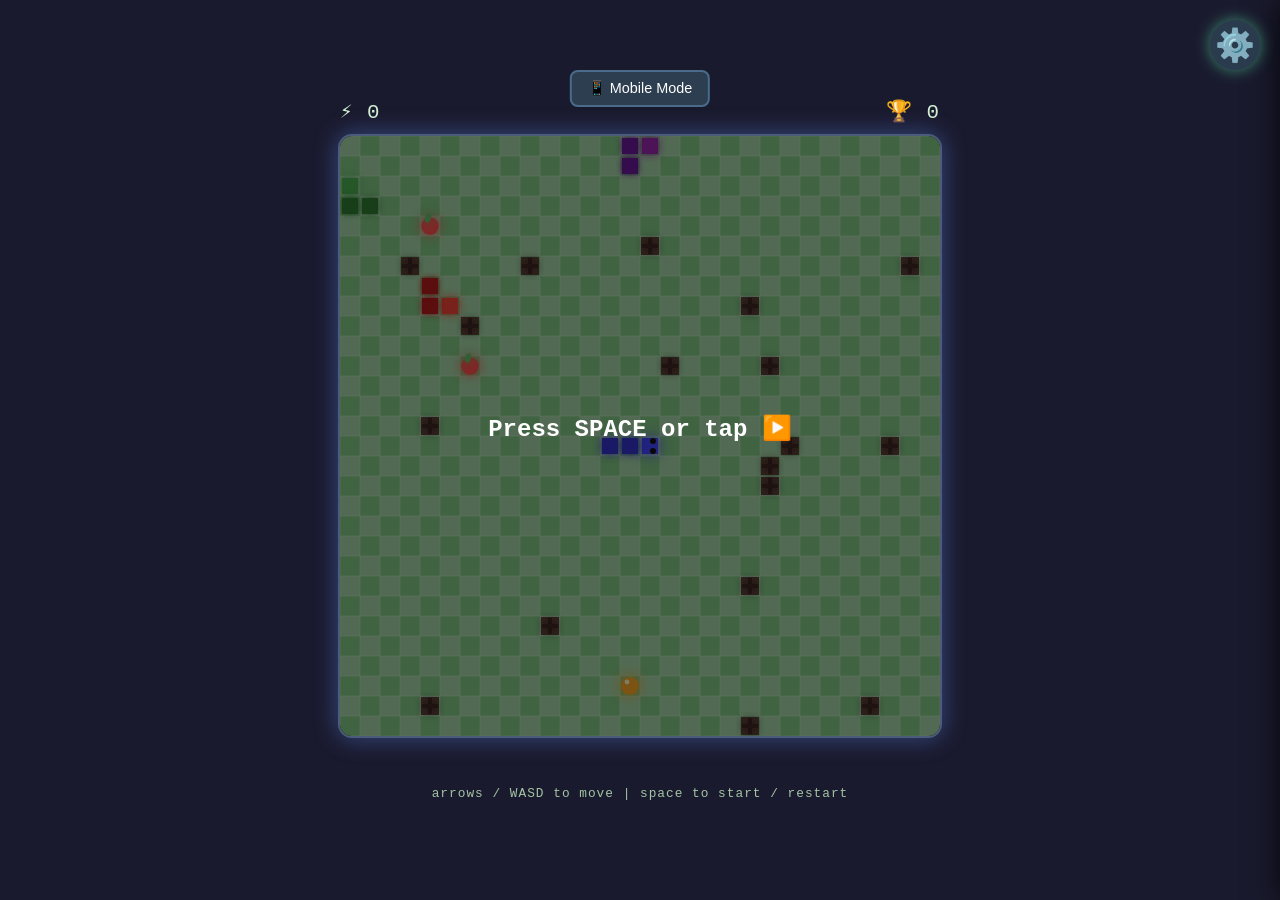
<file: games/snake.html>
<!DOCTYPE html>
<html lang="en">
<head>
    <meta charset="UTF-8">
    <meta name="viewport" content="width=device-width, initial-scale=1.0, user-scalable=no">
    <title>🐍 Ultimate Vibe Snake – Mobile Controls</title>
    <style>
        * { margin: 0; padding: 0; box-sizing: border-box; }
        body {
            background: #1a1a2e;
            font-family: 'Segoe UI', 'Courier New', monospace;
            color: #d1f0d1;
            display: flex;
            justify-content: center;
            align-items: center;
            min-height: 100vh;
            overflow-x: hidden;
            touch-action: manipulation;
        }
        .game-wrapper {
            display: flex;
            flex-direction: column;
            align-items: center;
            gap: 10px;
        }
        canvas {
            border: 2px solid #4a5c7a;
            box-shadow: 0 0 25px rgba(100, 150, 255, 0.4);
            border-radius: 14px;
            background: #000;
            display: block;
        }
        .info-panel {
            display: flex;
            justify-content: space-between;
            width: 600px;
            font-size: 1.3rem;
            letter-spacing: 1px;
            text-transform: uppercase;
        }
        #gameOverMsg {
            font-size: 1.3rem; height: 28px; color: #ff9a9a;
            text-shadow: 0 0 12px #ff5e5e; font-weight: bold; text-align: center;
        }
        .instructions { font-size: 0.8rem; color: #a3c4a3; letter-spacing: 1px; text-align: center; }
        .sidebar {
            position: fixed; right: 0; top: 0; height: 100vh; width: 300px;
            background: #121b24; border-left: 2px solid #4f6f8f;
            box-shadow: -5px 0 25px rgba(0,0,0,0.6); transform: translateX(100%);
            transition: transform 0.3s ease; z-index: 30; overflow-y: auto;
            padding: 20px 15px; display: flex; flex-direction: column; gap: 15px;
        }
        .sidebar.open { transform: translateX(0); }
        .sidebar h2 { color: #b0e0b0; font-size: 1.2rem; margin-bottom: 5px; text-align: center; }
        .setting-group { display: flex; flex-direction: column; gap: 8px; }
        .setting-row { display: flex; justify-content: space-between; align-items: center; font-size: 0.85rem; color: #cbddee; }
        .setting-row label { font-weight: bold; }
        input[type="color"] { width: 40px; height: 30px; border: none; background: transparent; cursor: pointer; }
        input[type="range"] { width: 110px; }
        .speed-options { display: flex; gap: 10px; align-items: center; }
        .checkbox-list, .radio-list { display: flex; flex-direction: column; gap: 6px; }
        .toggle-btn {
            position: fixed; right: 20px; top: 20px; background: #2b3b4e; border: none;
            color: #e0ffe0; font-size: 2rem; width: 50px; height: 50px; border-radius: 50%;
            cursor: pointer; box-shadow: 0 0 15px rgba(100,255,180,0.5); z-index: 40;
            transition: 0.2s; display: flex; align-items: center; justify-content: center;
        }
        .toggle-btn:hover { background: #3e566d; box-shadow: 0 0 25px #7affb0; }
        .close-sidebar { align-self: flex-end; background: none; border: none; color: #ffa5a5; font-size: 1.5rem; cursor: pointer; margin-bottom: 10px; }

        /* Mobile controls overlay */
        #mobileControls {
            display: none;
            position: fixed; bottom: 20px; left: 50%;
            transform: translateX(-50%);
            z-index: 50;
            gap: 10px;
            align-items: center;
            justify-content: center;
            flex-wrap: wrap;
            width: 90%;
            max-width: 300px;
        }
        #mobileControls.active {
            display: flex;
        }
        .mobile-dpad {
            display: grid;
            grid-template-columns: 60px 60px 60px;
            grid-template-rows: 60px 60px 60px;
            gap: 4px;
            justify-items: center;
            align-items: center;
        }
        .mobile-btn {
            width: 60px; height: 60px;
            border-radius: 12px;
            background: rgba(255,255,255,0.2);
            border: 2px solid white;
            color: white;
            font-size: 2rem;
            display: flex;
            align-items: center;
            justify-content: center;
            user-select: none;
            -webkit-tap-highlight-color: transparent;
        }
        .mobile-btn:active {
            background: rgba(255,255,255,0.5);
        }
        .play-btn {
            width: 120px;
            height: 60px;
            font-size: 1.8rem;
            margin-left: 10px;
        }
        #mobileToggle {
            position: fixed; top: 70px; left: 50%;
            transform: translateX(-50%);
            padding: 8px 16px;
            background: #2c3e50; color: white; border: 2px solid #4a6b8a;
            border-radius: 8px; font-size: 0.9rem; z-index: 60;
        }
    </style>
</head>
<body>
<button class="toggle-btn" id="toggleSidebar">⚙️</button>
<button id="mobileToggle">📱 Mobile Mode</button>

<div class="game-wrapper">
    <div class="info-panel">
        <span>⚡ <span id="score">0</span></span>
        <span>🏆 <span id="highScore">0</span></span>
    </div>
    <canvas id="gameCanvas" width="600" height="600"></canvas>
    <div id="gameOverMsg"></div>
    <div class="instructions">arrows / WASD to move | space to start / restart</div>
</div>

<!-- Mobile controls -->
<div id="mobileControls">
    <div class="mobile-dpad">
        <div></div>
        <button class="mobile-btn" id="btnUp">⬆️</button>
        <div></div>
        <button class="mobile-btn" id="btnLeft">⬅️</button>
        <div></div>
        <button class="mobile-btn" id="btnRight">➡️</button>
        <div></div>
        <button class="mobile-btn" id="btnDown">⬇️</button>
        <div></div>
    </div>
    <button class="mobile-btn play-btn" id="btnStart">▶️ Play</button>
</div>

<!-- Sidebar – FULL CONTENT restored -->
<div class="sidebar" id="sidebar">
    <button class="close-sidebar" id="closeSidebar">✖</button>
    <h2>🎨 Customisation</h2>

    <div class="setting-group">
        <h3>Player snake</h3>
        <div class="setting-row"><label>Head</label><input type="color" id="playerHeadColor" value="#4444ff"></div>
        <div class="setting-row"><label>Body</label><input type="color" id="playerBodyColor" value="#3333cc"></div>
    </div>

    <div class="setting-group">
        <h3>Helper 🟢</h3>
        <div class="setting-row"><label>Head</label><input type="color" id="helperHeadColor" value="#4caf50"></div>
        <div class="setting-row"><label>Body</label><input type="color" id="helperBodyColor" value="#2e7d32"></div>
    </div>

    <div class="setting-group">
        <h3>Killer 🔴</h3>
        <div class="setting-row"><label>Head</label><input type="color" id="killerHeadColor" value="#f44336"></div>
        <div class="setting-row"><label>Body</label><input type="color" id="killerBodyColor" value="#b71c1c"></div>
    </div>

    <div class="setting-group">
        <h3>Random 🟣</h3>
        <div class="setting-row"><label>Head</label><input type="color" id="randomHeadColor" value="#9c27b0"></div>
        <div class="setting-row"><label>Body</label><input type="color" id="randomBodyColor" value="#6a1b9a"></div>
    </div>

    <div class="setting-group">
        <h3>Items</h3>
        <div class="setting-row"><label>🍎 Apple</label><input type="color" id="appleColor" value="#ff4d4d"></div>
        <div class="setting-row"><label>🍏 Golden</label><input type="color" id="goldenColor" value="#f9a825"></div>
        <div class="setting-row"><label>⭐ Star</label><input type="color" id="starColor" value="#ffd54f"></div>
    </div>

    <div class="setting-group">
        <h3>Environment</h3>
        <div class="setting-row"><label>Checker 1</label><input type="color" id="checker1" value="#a5d6a7"></div>
        <div class="setting-row"><label>Checker 2</label><input type="color" id="checker2" value="#81c784"></div>
        <div class="setting-row"><label>Obstacle</label><input type="color" id="obstacleColor" value="#5d4037"></div>
        <div class="setting-row"><label>Grid lines</label><input type="color" id="gridColor" value="#c8e6c9"></div>
    </div>

    <div class="setting-group">
        <h3>Grid size</h3>
        <div class="setting-row"><label>Width:</label><span id="gridWidthValue">30</span></div>
        <input type="range" id="gridWidthSlider" min="5" max="60" value="30" step="1">
        <div class="setting-row"><label>Height:</label><span id="gridHeightValue">30</span></div>
        <input type="range" id="gridHeightSlider" min="5" max="60" value="30" step="1">
    </div>

    <div class="setting-group">
        <h3>Starting apples</h3>
        <div class="setting-row"><label>Regular:</label><span id="startAppleValue">2</span></div>
        <input type="range" id="startAppleSlider" min="1" max="20" value="2" step="1">
    </div>

    <div class="setting-group">
        <h3>Obstacle movement</h3>
        <div class="setting-row"><label>Move every</label><span id="obstacleFreqValue">3s</span></div>
        <input type="range" id="obstacleFreq" min="0" max="10" value="3" step="0.5">
    </div>

    <div class="setting-group">
        <h3>Block density</h3>
        <div class="setting-row"><label>Density:</label><span id="blockDensityValue">2%</span></div>
        <input type="range" id="blockDensitySlider" min="0" max="50" value="2" step="1">
    </div>

    <div class="setting-group">
        <h3>Snake speed</h3>
        <div class="speed-options">
            <label><input type="radio" name="speed" value="slow"> Slow</label>
            <label><input type="radio" name="speed" value="normal" checked> Normal</label>
            <label><input type="radio" name="speed" value="fast"> Fast</label>
        </div>
    </div>

    <div class="setting-group">
        <h3>Power‑up spawn</h3>
        <div class="setting-row"><label>Interval:</label><span id="powerupIntervalValue">10s</span></div>
        <input type="range" id="powerupIntervalSlider" min="1" max="30" value="10" step="1">
        <div class="setting-row"><label>Max on field:</label><span id="maxPowerupsValue">1</span></div>
        <input type="range" id="maxPowerupsSlider" min="1" max="5" value="1" step="1">
    </div>

    <div class="setting-group">
        <h3>Power‑up types 🎁</h3>
        <div class="checkbox-list">
            <label><input type="checkbox" class="powerup-check" data-type="speed" checked> 🚀 Speed boost</label>
            <label><input type="checkbox" class="powerup-check" data-type="invincible" checked> 🛡️ Invincibility</label>
            <label><input type="checkbox" class="powerup-check" data-type="shuffle" checked> 🎲 Shuffle blocks</label>
            <label><input type="checkbox" class="powerup-check" data-type="extraApple" checked> 🍎 Extra apple</label>
        </div>
    </div>

    <div class="setting-group">
        <h3>AI Snakes 🐍</h3>
        <div class="checkbox-list">
            <label><input type="checkbox" class="ai-check" data-snake="helper" checked> 🟢 Helper</label>
            <label><input type="checkbox" class="ai-check" data-snake="killer" checked> 🔴 Killer</label>
            <label><input type="checkbox" class="ai-check" data-snake="random" checked> 🟣 Random</label>
        </div>

        <div class="setting-row"><label>Killer speed</label></div>
        <div class="radio-list" id="killerSpeedGroup">
            <label><input type="radio" name="killerSpeed" value="0.5"> Slower</label>
            <label><input type="radio" name="killerSpeed" value="1" checked> Same</label>
            <label><input type="radio" name="killerSpeed" value="2"> Faster</label>
        </div>

        <div class="setting-row"><label>Helper respawn pts</label><span id="helperRespawnValue">10</span></div>
        <input type="range" id="helperRespawnSlider" min="1" max="50" value="10" step="1">

        <div class="setting-row"><label>Killer respawn pts</label><span id="killerRespawnValue">10</span></div>
        <input type="range" id="killerRespawnSlider" min="1" max="50" value="10" step="1">

        <div class="setting-row"><label>Random respawn pts</label><span id="randomRespawnValue">10</span></div>
        <input type="range" id="randomRespawnSlider" min="1" max="50" value="10" step="1">
    </div>
</div>

<script>
    (function() {
        const canvas = document.getElementById('gameCanvas');
        const ctx = canvas.getContext('2d');

        // UI elements
        const scoreSpan = document.getElementById('score');
        const highScoreSpan = document.getElementById('highScore');
        const gameOverMsg = document.getElementById('gameOverMsg');
        const sidebar = document.getElementById('sidebar');
        document.getElementById('toggleSidebar').addEventListener('click', () => sidebar.classList.toggle('open'));
        document.getElementById('closeSidebar').addEventListener('click', () => sidebar.classList.remove('open'));

        // Color inputs mapping
        const colorInputs = {};
        document.querySelectorAll('input[type="color"]').forEach(input => {
            colorInputs[input.id] = input;
        });
        let colors = {};
        Object.entries(colorInputs).forEach(([id, input]) => {
            colors[id] = input.value;
            input.addEventListener('input', () => colors[id] = input.value);
        });

        // Grid dimensions
        const gridWidthSlider = document.getElementById('gridWidthSlider');
        const gridHeightSlider = document.getElementById('gridHeightSlider');
        let tileCountX = parseInt(gridWidthSlider.value);
        let tileCountY = parseInt(gridHeightSlider.value);
        let cellSize, boardOffsetX, boardOffsetY;

        function updateGridDimensions() {
            tileCountX = parseInt(gridWidthSlider.value);
            tileCountY = parseInt(gridHeightSlider.value);
            document.getElementById('gridWidthValue').textContent = tileCountX;
            document.getElementById('gridHeightValue').textContent = tileCountY;
            cellSize = Math.min(600 / tileCountX, 600 / tileCountY);
            boardOffsetX = (600 - cellSize * tileCountX) / 2;
            boardOffsetY = (600 - cellSize * tileCountY) / 2;
        }
        gridWidthSlider.addEventListener('input', () => { updateGridDimensions(); resetAll(); });
        gridHeightSlider.addEventListener('input', () => { updateGridDimensions(); resetAll(); });
        updateGridDimensions();

        // Starting apples slider
        const startAppleSlider = document.getElementById('startAppleSlider');
        let startAppleCount = parseInt(startAppleSlider.value);
        startAppleSlider.addEventListener('input', () => {
            startAppleCount = parseInt(startAppleSlider.value);
            document.getElementById('startAppleValue').textContent = startAppleCount;
            resetAll();
        });

        // Obstacle movement
        const obstacleFreqSlider = document.getElementById('obstacleFreq');
        const obstacleMoveDelayMs = 200;
        obstacleFreqSlider.addEventListener('input', () => {
            document.getElementById('obstacleFreqValue').textContent = parseFloat(obstacleFreqSlider.value) + 's';
            if (gameRunning) setupObstacleMovement();
        });

        // Block density
        const blockDensitySlider = document.getElementById('blockDensitySlider');
        let blockDensity = parseInt(blockDensitySlider.value);
        blockDensitySlider.addEventListener('input', () => {
            blockDensity = parseInt(blockDensitySlider.value);
            document.getElementById('blockDensityValue').textContent = blockDensity + '%';
            resetAll();
        });

        // Power-up interval & max
        const powerupIntervalSlider = document.getElementById('powerupIntervalSlider');
        let powerupInterval = parseInt(powerupIntervalSlider.value);
        powerupIntervalSlider.addEventListener('input', () => {
            powerupInterval = parseInt(powerupIntervalSlider.value);
            document.getElementById('powerupIntervalValue').textContent = powerupInterval + 's';
            if (gameRunning) { clearTimeout(powerupSpawnTimer); schedulePowerup(); }
        });
        const maxPowerupsSlider = document.getElementById('maxPowerupsSlider');
        let maxPowerups = parseInt(maxPowerupsSlider.value);
        maxPowerupsSlider.addEventListener('input', () => {
            maxPowerups = parseInt(maxPowerupsSlider.value);
            document.getElementById('maxPowerupsValue').textContent = maxPowerups;
            while (powerups.length > maxPowerups) clearTimeout(powerups.pop().despawnTimer);
        });

        // Player speed radios
        const speedRadios = document.getElementsByName('speed');
        let currentSpeed = 'normal';
        const speedIntervals = { slow: 150, normal: 100, fast: 60 };
        for (let radio of speedRadios) {
            radio.addEventListener('change', e => {
                if (e.target.checked) {
                    currentSpeed = e.target.value;
                    if (gameRunning && !speedBoostActive) {
                        clearInterval(gameLoopInterval);
                        gameLoopInterval = setInterval(update, speedIntervals[currentSpeed]);
                    }
                }
            });
        }

        // Power-up allowed types
        let allowedPowerups = { speed: true, invincible: true, shuffle: true, extraApple: true };
        document.querySelectorAll('.powerup-check').forEach(cb => cb.addEventListener('change', e => allowedPowerups[e.target.dataset.type] = e.target.checked));

        // AI toggles & respawn points
        let aiEnabled = { helper: true, killer: true, random: true };
        document.querySelectorAll('.ai-check').forEach(cb => cb.addEventListener('change', e => {
            aiEnabled[e.target.dataset.snake] = e.target.checked;
            if (!aiEnabled[e.target.dataset.snake]) removeAISnake(e.target.dataset.snake);
            else spawnAISnake(e.target.dataset.snake);
        }));

        const helperRespawnSlider = document.getElementById('helperRespawnSlider');
        const killerRespawnSlider = document.getElementById('killerRespawnSlider');
        const randomRespawnSlider = document.getElementById('randomRespawnSlider');
        let helperRespawnPts = parseInt(helperRespawnSlider.value);
        let killerRespawnPts = parseInt(killerRespawnSlider.value);
        let randomRespawnPts = parseInt(randomRespawnSlider.value);
        helperRespawnSlider.addEventListener('input', () => {
            helperRespawnPts = parseInt(helperRespawnSlider.value);
            document.getElementById('helperRespawnValue').textContent = helperRespawnPts;
        });
        killerRespawnSlider.addEventListener('input', () => {
            killerRespawnPts = parseInt(killerRespawnSlider.value);
            document.getElementById('killerRespawnValue').textContent = killerRespawnPts;
        });
        randomRespawnSlider.addEventListener('input', () => {
            randomRespawnPts = parseInt(randomRespawnSlider.value);
            document.getElementById('randomRespawnValue').textContent = randomRespawnPts;
        });

        // Killer speed relative
        let killerSpeedMultiplier = 1;
        document.getElementsByName('killerSpeed').forEach(radio => radio.addEventListener('change', e => {
            if (e.target.checked) killerSpeedMultiplier = parseFloat(e.target.value);
        }));

        // ---------- Game state ----------
        let snake, foods, obstacles, starItem, powerups = [];
        let direction, nextDirection;
        let score = 0, highScore = 0;
        let gameRunning = false, gameStarted = false;
        let gameLoopInterval = null;
        let starTimer = null;
        let nextStarThreshold = 10;

        // AI snakes
        let helperSnake = { segments:[], direction:{x:0,y:0}, alive:false, respawnScore:0, speedBoost:false, invincible:false };
        let killerSnake = { segments:[], direction:{x:0,y:0}, alive:false, respawnScore:0 };
        let randomSnake = { segments:[], direction:{x:0,y:0}, alive:false, respawnScore:0 };

        // Obstacle movement
        let obstacleMoveInterval = null, previews = [];
        // Power-up timers
        let powerupSpawnTimer = null;
        // Effects timers
        let speedBoostActive = false, invincibleActive = false;
        let speedBoostTimer = null, invincibleTimer = null;
        let killerAccum = 0;

        // ---------- Mobile Controls ----------
        let mobileMode = false;
        const mobileControls = document.getElementById('mobileControls');
        const mobileToggle = document.getElementById('mobileToggle');

        mobileToggle.addEventListener('click', () => {
            mobileMode = !mobileMode;
            if (mobileMode) {
                mobileControls.classList.add('active');
            } else {
                mobileControls.classList.remove('active');
            }
        });

        function setDirection(dx, dy) {
            if (!gameRunning) return;
            if (direction.x === -dx && direction.y === -dy) return;
            nextDirection = { x: dx, y: dy };
        }

        document.getElementById('btnUp').addEventListener('pointerdown', (e) => { e.preventDefault(); setDirection(0, -1); });
        document.getElementById('btnDown').addEventListener('pointerdown', (e) => { e.preventDefault(); setDirection(0, 1); });
        document.getElementById('btnLeft').addEventListener('pointerdown', (e) => { e.preventDefault(); setDirection(-1, 0); });
        document.getElementById('btnRight').addEventListener('pointerdown', (e) => { e.preventDefault(); setDirection(1, 0); });
        document.getElementById('btnStart').addEventListener('pointerdown', (e) => {
            e.preventDefault();
            if (!gameRunning) restartGame();
        });

        // ---------- Helper functions ----------
        function playSound(freq, endFreq, duration, type='sine') {
            try {
                const a = new (window.AudioContext || window.webkitAudioContext)();
                const o = a.createOscillator(), g = a.createGain();
                o.connect(g); g.connect(a.destination); o.type = type;
                o.frequency.setValueAtTime(freq, a.currentTime);
                o.frequency.exponentialRampToValueAtTime(endFreq, a.currentTime+duration*0.7);
                g.gain.setValueAtTime(0.2, a.currentTime);
                g.gain.exponentialRampToValueAtTime(0.01, a.currentTime+duration);
                o.start(); o.stop(a.currentTime+duration);
            } catch(e) {}
        }
        function playEatSound() { playSound(600,900,0.12); }
        function playGoldenSound() { playSound(700,1100,0.15); }
        function playStarSound() { playSound(1000,1400,0.15); }
        function playDeathSound() { playSound(180,40,0.4,'sawtooth'); }
        function playPowerupSound() { playSound(800,1200,0.15); }

        function gridCell(x, y) {
            return { x: boardOffsetX + x * cellSize, y: boardOffsetY + y * cellSize };
        }

        function getAllOccupied() {
            const s = new Set();
            snake.forEach(p => s.add(p.x+','+p.y));
            foods.forEach(f => f && s.add(f.x+','+f.y));
            obstacles.forEach(o => s.add(o.x+','+o.y));
            if (starItem) s.add(starItem.x+','+starItem.y);
            powerups.forEach(p => s.add(p.x+','+p.y));
            if (helperSnake.alive) helperSnake.segments.forEach(p => s.add(p.x+','+p.y));
            if (killerSnake.alive) killerSnake.segments.forEach(p => s.add(p.x+','+p.y));
            if (randomSnake.alive) randomSnake.segments.forEach(p => s.add(p.x+','+p.y));
            return s;
        }

        function randomFreeCell(extraReserved=[]) {
            const occ = getAllOccupied();
            extraReserved.forEach(p => occ.add(p.x+','+p.y));
            if (occ.size >= tileCountX * tileCountY) return null;
            let pos, att=0;
            do {
                pos = { x: Math.floor(Math.random()*tileCountX), y: Math.floor(Math.random()*tileCountY) };
                if (++att > 1000) return null;
            } while (occ.has(pos.x+','+pos.y));
            return pos;
        }

        function spawnFood(type) {
            if (!type) type = Math.random() < 0.7 ? 'apple' : 'golden';
            const p = randomFreeCell();
            return p ? { ...p, type, temp: false } : null;
        }

        function getObstacleCount() {
            return Math.min(500, Math.floor((blockDensity/100) * tileCountX * tileCountY));
        }

        function generateObstacles(count) {
            const safe = new Set();
            for (const seg of snake) {
                for (let dy=-2; dy<=2; dy++)
                    for (let dx=-2; dx<=2; dx++) {
                        const nx = seg.x+dx, ny = seg.y+dy;
                        if (nx>=0 && nx<tileCountX && ny>=0 && ny<tileCountY) safe.add(nx+','+ny);
                    }
            }
            const obs = [];
            const avoid = new Set([...safe]);
            for (let i=0; i<count; i++) {
                let pos, att=0;
                do {
                    pos = { x: Math.floor(Math.random()*tileCountX), y: Math.floor(Math.random()*tileCountY) };
                    if (++att > 500) break;
                } while (avoid.has(pos.x+','+pos.y) || obs.some(o=>o.x===pos.x&&o.y===pos.y));
                if (att<=500) { obs.push(pos); avoid.add(pos.x+','+pos.y); }
            }
            return obs;
        }

        // AI spawning/removal
        function spawnAISnake(type) {
            if (!aiEnabled[type]) return;
            const obj = type==='helper' ? helperSnake : type==='killer' ? killerSnake : randomSnake;
            if (obj.alive) return;
            const pos = randomFreeCell();
            if (!pos) return;
            const len = 3;
            const segs = [pos];
            const dirs = [{x:1,y:0},{x:-1,y:0},{x:0,y:1},{x:0,y:-1}];
            let dir = {x:0,y:0};
            for (let i=1; i<len; i++) {
                const prev = segs[i-1];
                const cand = dirs.filter(d => {
                    const nx=prev.x+d.x, ny=prev.y+d.y;
                    return nx>=0 && nx<tileCountX && ny>=0 && ny<tileCountY && !getAllOccupied().has(nx+','+ny);
                });
                if (cand.length>0) {
                    const ch = cand[Math.floor(Math.random()*cand.length)];
                    segs.push({x:prev.x+ch.x, y:prev.y+ch.y});
                    dir = ch;
                } else break;
            }
            if (segs.length>=2) {
                obj.segments = segs;
                obj.direction = dir;
                obj.alive = true;
                obj.respawnScore = score + (type==='helper' ? helperRespawnPts : type==='killer' ? killerRespawnPts : randomRespawnPts);
                if (type === 'random') obj.segments = segs;
            }
        }

        function removeAISnake(type) {
            const obj = type==='helper' ? helperSnake : type==='killer' ? killerSnake : randomSnake;
            obj.alive = false; obj.segments = [];
        }

        function killAISnake(snakeObj, type) {
            snakeObj.alive = false;
            if (type === 'random') {
                for (const seg of snakeObj.segments) {
                    const apple = { x: seg.x, y: seg.y, type: 'apple', temp: true };
                    foods.push(apple);
                    apple.timer = setTimeout(() => {
                        foods = foods.filter(f => f !== apple);
                    }, 8000);
                }
            }
            snakeObj.segments = [];
            const pts = type==='helper' ? helperRespawnPts : type==='killer' ? killerRespawnPts : randomRespawnPts;
            snakeObj.respawnScore = score + pts;
        }

        function resetAll() {
            clearInterval(gameLoopInterval);
            clearInterval(obstacleMoveInterval);
            clearTimeout(starTimer); clearTimeout(powerupSpawnTimer);
            powerups.forEach(p => clearTimeout(p.despawnTimer));
            foods.forEach(f => { if (f.temp && f.timer) clearTimeout(f.timer); });
            clearTimeout(speedBoostTimer); clearTimeout(invincibleTimer);
            previews.forEach(p => clearTimeout(p.timeoutId));
            previews = [];
            gameRunning = false; gameStarted = false;
            speedBoostActive = false; invincibleActive = false;
            gameOverMsg.textContent = '';
            score = 0; nextStarThreshold = 10;
            scoreSpan.textContent = '0';
            powerups = [];
            [helperSnake, killerSnake, randomSnake].forEach(s => { s.alive=false; s.segments=[]; s.speedBoost=false; s.invincible=false; });
            killerAccum = 0;
            initGameState();
            draw();
        }

        function initGameState() {
            const startX = Math.floor(tileCountX/2), startY = Math.floor(tileCountY/2);
            snake = [{x:startX,y:startY},{x:startX-1,y:startY},{x:startX-2,y:startY}];
            direction = {x:1,y:0}; nextDirection = {x:1,y:0};
            obstacles = generateObstacles(getObstacleCount());
            foods = [];
            for (let i=0; i<startAppleCount; i++) {
                const f = spawnFood('apple'); if (f) foods.push(f);
            }
            const gf = spawnFood('golden'); if (gf) foods.push(gf);
            if (foods.length === 0) {
                const fb = spawnFood('apple'); if (fb) foods.push(fb);
            }
            starItem = null; powerups = [];
            killerAccum = 0;
            if (aiEnabled.helper) spawnAISnake('helper');
            if (aiEnabled.killer) spawnAISnake('killer');
            if (aiEnabled.random) spawnAISnake('random');
        }

        function startGame() {
            if (gameStarted) return;
            gameStarted = true; gameRunning = true;
            gameOverMsg.textContent = '';
            gameLoopInterval = setInterval(update, speedIntervals[currentSpeed]);
            setupObstacleMovement();
            schedulePowerup();
            draw();
        }

        function gameOver() {
            gameRunning = false; gameStarted = false;
            clearInterval(gameLoopInterval); clearObstacleMovement(); cancelPowerups();
            foods.forEach(f => { if (f.temp && f.timer) clearTimeout(f.timer); });
            if (score > highScore) { highScore = score; highScoreSpan.textContent = highScore; }
            gameOverMsg.textContent = '☠️ game over ☠️'; playDeathSound();
            [helperSnake, killerSnake, randomSnake].forEach(s => { s.alive=false; s.segments=[]; });
            initGameState(); draw();
        }

        function restartGame() { resetAll(); startGame(); }

        // Obstacle movement
        function setupObstacleMovement() {
            clearObstacleMovement();
            if (!gameRunning) return;
            const freq = parseFloat(obstacleFreqSlider.value);
            obstacleMoveInterval = setInterval(moveObstaclesStep, freq <= 0 ? 1 : freq*1000);
        }
        function clearObstacleMovement() {
            if (obstacleMoveInterval) clearInterval(obstacleMoveInterval);
            obstacleMoveInterval = null;
            previews.forEach(p => clearTimeout(p.timeoutId)); previews = [];
        }
        function moveObstaclesStep() {
            if (!gameRunning) return;
            previews.forEach(p => clearTimeout(p.timeoutId)); previews = [];
            const reserved = new Set();
            obstacles.forEach((obs, idx) => {
                const neigh = [
                    {x:obs.x, y:obs.y-1}, {x:obs.x+1, y:obs.y}, {x:obs.x, y:obs.y+1}, {x:obs.x-1, y:obs.y}
                ].filter(n => n.x>=0 && n.x<tileCountX && n.y>=0 && n.y<tileCountY &&
                    !snake.some(s=>s.x===n.x&&s.y===n.y) && !foods.some(f=>f&&f.x===n.x&&f.y===n.y) &&
                    (!starItem||!(starItem.x===n.x&&starItem.y===n.y)) &&
                    !powerups.some(p=>p.x===n.x&&p.y===n.y) &&
                    !obstacles.some((o,i2)=>i2!==idx && o.x===n.x&&o.y===n.y) &&
                    !reserved.has(n.x+','+n.y));
                if (neigh.length>0) {
                    const c = neigh[Math.floor(Math.random()*neigh.length)];
                    reserved.add(c.x+','+c.y);
                    const tid = setTimeout(() => { obstacles[idx]={x:c.x,y:c.y}; previews=previews.filter(p=>p.obsIdx!==idx); }, obstacleMoveDelayMs);
                    previews.push({obsIdx:idx, newX:c.x, newY:c.y, timeoutId:tid});
                }
            });
        }

        // Power-up spawning
        function schedulePowerup() {
            if (!gameRunning) return;
            clearTimeout(powerupSpawnTimer);
            powerupSpawnTimer = setTimeout(() => {
                if (powerups.length < maxPowerups) trySpawnPowerup();
                schedulePowerup();
            }, powerupInterval*1000);
        }
        function trySpawnPowerup() {
            const avail = Object.entries(allowedPowerups).filter(([k,v])=>v).map(([k])=>k);
            if (avail.length===0) return;
            const type = avail[Math.floor(Math.random()*avail.length)];
            const pos = randomFreeCell();
            if (!pos) return;
            const dt = setTimeout(() => { powerups = powerups.filter(p=>p!==newP); }, 8000);
            const newP = { ...pos, type, despawnTimer: dt };
            powerups.push(newP);
        }
        function cancelPowerups() { clearTimeout(powerupSpawnTimer); powerups.forEach(p=>clearTimeout(p.despawnTimer)); powerups=[]; }

        function applyPowerup(type, target='player') {
            playPowerupSound();
            if (type === 'speed') {
                if (target === 'player') activateSpeedBoost();
                else { helperSnake.speedBoost = true; setTimeout(() => { helperSnake.speedBoost = false; }, 5000); }
            } else if (type === 'invincible') {
                if (target === 'player') activateInvincibility();
                else { helperSnake.invincible = true; setTimeout(() => { helperSnake.invincible = false; }, 3000); }
            } else if (type === 'shuffle') shuffleObstacles();
            else if (type === 'extraApple') { const f = spawnFood('apple'); if (f) foods.push(f); }
        }

        function activateSpeedBoost() {
            if (speedBoostActive) return;
            speedBoostActive = true;
            clearInterval(gameLoopInterval);
            gameLoopInterval = setInterval(update, speedIntervals.fast);
            clearTimeout(speedBoostTimer);
            speedBoostTimer = setTimeout(() => { speedBoostActive=false; if(gameRunning){clearInterval(gameLoopInterval); gameLoopInterval=setInterval(update, speedIntervals[currentSpeed]);} }, 5000);
        }
        function activateInvincibility() {
            if (invincibleActive) return;
            invincibleActive = true;
            clearTimeout(invincibleTimer);
            invincibleTimer = setTimeout(() => { invincibleActive = false; }, 3000);
        }
        function shuffleObstacles() {
            const newObs = [];
            for (let i=0; i<obstacles.length; i++) {
                const p = randomFreeCell(newObs);
                if (p) newObs.push(p); else newObs.push(obstacles[i]);
            }
            obstacles = newObs;
        }

        function trySpawnStar() {
            if (starItem || !gameRunning) return;
            if (score >= nextStarThreshold) {
                const p = randomFreeCell();
                if (p) { starItem = { ...p, type:'star' }; starTimer = setTimeout(()=>{starItem=null;}, 5000); }
                nextStarThreshold = score+10;
            }
        }

        // AI update
        function updateAI() {
            if (!gameRunning) return;
            // Helper snake
            if (helperSnake.alive && aiEnabled.helper) {
                const targets = [...foods.filter(f=>f), ...(starItem?[starItem]:[]), ...powerups];
                if (targets.length > 0) {
                    const head = helperSnake.segments[0];
                    let best = targets[0], bestDist = Math.abs(best.x-head.x)+Math.abs(best.y-head.y);
                    for (const t of targets) {
                        const d = Math.abs(t.x-head.x)+Math.abs(t.y-head.y);
                        if (d < bestDist) { bestDist=d; best=t; }
                    }
                    const dx = Math.sign(best.x-head.x), dy = Math.sign(best.y-head.y);
                    if (Math.abs(best.x-head.x) >= Math.abs(best.y-head.y)) helperSnake.direction = {x:dx, y:0};
                    else helperSnake.direction = {x:0, y:dy};
                    if (dx===0 && dy===0) helperSnake.direction = {x:0,y:0};
                }
                const steps = helperSnake.speedBoost ? 2 : 1;
                for (let s=0; s<steps; s++) {
                    if (!helperSnake.alive) break;
                    const head = helperSnake.segments[0];
                    for (let i=0; i<foods.length; i++) {
                        if (foods[i] && foods[i].x===head.x && foods[i].y===head.y) {
                            const isGolden = foods[i].type === 'golden';
                            score += isGolden ? 3 : 1;
                            scoreSpan.textContent = score;
                            if (isGolden) {
                                playGoldenSound();
                                for (let g=0; g<3; g++) helperSnake.segments.push({...helperSnake.segments[helperSnake.segments.length-1]});
                            } else {
                                playEatSound();
                                helperSnake.segments.push({...helperSnake.segments[helperSnake.segments.length-1]});
                            }
                            if (foods[i].temp && foods[i].timer) clearTimeout(foods[i].timer);
                            foods[i] = null;
                        }
                    }
                    foods = foods.filter(f=>f);
                    if (starItem && starItem.x===head.x && starItem.y===head.y) {
                        score += 5; scoreSpan.textContent=score;
                        playStarSound(); starItem=null; clearTimeout(starTimer);
                        helperSnake.segments.push({...helperSnake.segments[helperSnake.segments.length-1]});
                    }
                    for (const p of powerups) {
                        if (p.x===head.x && p.y===head.y) {
                            applyPowerup(p.type, 'helper');
                            clearTimeout(p.despawnTimer);
                            powerups = powerups.filter(pp=>pp!==p);
                            helperSnake.segments.push({...helperSnake.segments[helperSnake.segments.length-1]});
                            break;
                        }
                    }
                    moveAISnake(helperSnake, helperSnake.invincible);
                }
            }

            // Killer snake
            if (killerSnake.alive && aiEnabled.killer) {
                const head = snake[0];
                const target = { x: head.x + direction.x*3, y: head.y + direction.y*3 };
                target.x = Math.max(0, Math.min(tileCountX-1, target.x));
                target.y = Math.max(0, Math.min(tileCountY-1, target.y));
                const kHead = killerSnake.segments[0];
                const dx = target.x - kHead.x, dy = target.y - kHead.y;
                if (Math.abs(dx) >= Math.abs(dy)) killerSnake.direction = {x:Math.sign(dx), y:0};
                else killerSnake.direction = {x:0, y:Math.sign(dy)};
                if (dx===0 && dy===0) killerSnake.direction = {x:0,y:0};

                killerAccum += killerSpeedMultiplier;
                const steps = Math.floor(killerAccum);
                killerAccum -= steps;
                for (let s=0; s<steps; s++) {
                    if (!killerSnake.alive) break;
                    const head = killerSnake.segments[0];
                    for (let i=0; i<foods.length; i++) {
                        if (foods[i] && foods[i].x===head.x && foods[i].y===head.y) {
                            if (foods[i].temp && foods[i].timer) clearTimeout(foods[i].timer);
                            foods[i] = null;
                            killerSnake.segments.push({...killerSnake.segments[killerSnake.segments.length-1]});
                        }
                    }
                    foods = foods.filter(f=>f);
                    moveAISnake(killerSnake, false, true);
                }
            }

            // Random snake
            if (randomSnake.alive && aiEnabled.random) {
                const head = randomSnake.segments[0];
                const bodySet = new Set(randomSnake.segments.slice(1).map(s=>s.x+','+s.y));
                for (let i=0; i<foods.length; i++) {
                    if (foods[i] && foods[i].x===head.x && foods[i].y===head.y) {
                        if (foods[i].temp && foods[i].timer) clearTimeout(foods[i].timer);
                        foods[i] = null;
                        randomSnake.segments.push({...randomSnake.segments[randomSnake.segments.length-1]});
                    }
                }
                foods = foods.filter(f=>f);

                const rev = {x:-randomSnake.direction.x, y:-randomSnake.direction.y};
                const candidates = [
                    {x:1,y:0},{x:-1,y:0},{x:0,y:1},{x:0,y:-1}
                ].filter(d => {
                    const nx = head.x+d.x, ny = head.y+d.y;
                    return nx>=0 && nx<tileCountX && ny>=0 && ny<tileCountY &&
                        !obstacles.some(o=>o.x===nx&&o.y===ny) &&
                        !bodySet.has(nx+','+ny);
                });
                const nonRev = candidates.filter(d => !(d.x===rev.x && d.y===rev.y));
                const chosen = (nonRev.length>0 ? nonRev : candidates)[Math.floor(Math.random()*(nonRev.length||candidates.length))];
                randomSnake.direction = chosen || {x:0,y:0};
                moveAISnake(randomSnake, false);
            }
        }

        function moveAISnake(snakeObj, ignoreObstacles, avoidPlayer=false) {
            const dir = snakeObj.direction;
            if (dir.x===0 && dir.y===0) return;
            const head = snakeObj.segments[0];
            const newHead = { x: head.x+dir.x, y: head.y+dir.y };

            if (newHead.x<0 || newHead.x>=tileCountX || newHead.y<0 || newHead.y>=tileCountY) {
                killAISnake(snakeObj, snakeObj===helperSnake?'helper':snakeObj===killerSnake?'killer':'random');
                return;
            }
            if (avoidPlayer && snake.some(seg => seg.x===newHead.x && seg.y===newHead.y)) {
                const alternatives = [
                    {x:1,y:0},{x:-1,y:0},{x:0,y:1},{x:0,y:-1}
                ].filter(d => {
                    const nx = head.x+d.x, ny = head.y+d.y;
                    return nx>=0 && nx<tileCountX && ny>=0 && ny<tileCountY &&
                        !snake.some(seg=>seg.x===nx&&seg.y===ny) &&
                        (ignoreObstacles ? true : !obstacles.some(o=>o.x===nx&&o.y===ny));
                });
                if (alternatives.length > 0) {
                    const alt = alternatives[Math.floor(Math.random()*alternatives.length)];
                    newHead.x = head.x + alt.x;
                    newHead.y = head.y + alt.y;
                    snakeObj.direction = alt;
                } else {
                    return;
                }
            }
            if (!ignoreObstacles && obstacles.some(o=>o.x===newHead.x&&o.y===newHead.y)) {
                killAISnake(snakeObj, snakeObj===helperSnake?'helper':snakeObj===killerSnake?'killer':'random');
                return;
            }
            if (snakeObj.segments.some(seg=>seg.x===newHead.x&&seg.y===newHead.y)) {
                if (snakeObj === randomSnake) return;
                else { killAISnake(snakeObj, snakeObj===helperSnake?'helper':snakeObj===killerSnake?'killer':'random'); return; }
            }
            snakeObj.segments.unshift(newHead);
            snakeObj.segments.pop();
        }

        function checkAIRespawns() {
            if (aiEnabled.helper && !helperSnake.alive && score >= helperSnake.respawnScore) spawnAISnake('helper');
            if (aiEnabled.killer && !killerSnake.alive && score >= killerSnake.respawnScore) spawnAISnake('killer');
            if (aiEnabled.random && !randomSnake.alive && score >= randomSnake.respawnScore) spawnAISnake('random');
        }

        function checkPlayerCollisionWithAI() {
            const head = snake[0];
            if (killerSnake.alive && aiEnabled.killer && killerSnake.segments.some(seg=>seg.x===head.x&&seg.y===head.y)) {
                gameOver(); return true;
            }
            if (randomSnake.alive && aiEnabled.random && randomSnake.segments.some(seg=>seg.x===head.x&&seg.y===head.y)) {
                for (const seg of randomSnake.segments) {
                    const apple = { x: seg.x, y: seg.y, type: 'apple', temp: true };
                    foods.push(apple);
                    apple.timer = setTimeout(() => { foods = foods.filter(f => f !== apple); }, 8000);
                }
                playPowerupSound();
                killAISnake(randomSnake, 'random');
                return false;
            }
            return false;
        }

        // ---------- Main Update ----------
        function update() {
            if (!gameRunning) return;

            if ((nextDirection.x!==0||nextDirection.y!==0) && (nextDirection.x!==-direction.x||nextDirection.y!==-direction.y)) {
                direction = {...nextDirection};
            }
            let head = {x:snake[0].x+direction.x, y:snake[0].y+direction.y};

            if (invincibleActive) {
                if (head.x<0) head.x=tileCountX-1; if (head.x>=tileCountX) head.x=0;
                if (head.y<0) head.y=tileCountY-1; if (head.y>=tileCountY) head.y=0;
            } else {
                if (head.x<0||head.x>=tileCountX||head.y<0||head.y>=tileCountY) { gameOver(); return; }
            }

            updateAI();
            if (checkPlayerCollisionWithAI()) return;

            let ateFood=false, foodPoints=0, foodType=null;
            for (let i=0;i<foods.length;i++) {
                if (foods[i] && foods[i].x===head.x && foods[i].y===head.y) {
                    ateFood=true; foodPoints=foods[i].type==='golden'?3:1; foodType=foods[i].type;
                    if (foods[i].temp && foods[i].timer) clearTimeout(foods[i].timer);
                    foods[i]=null; break;
                }
            }
            foods = foods.filter(f=>f);
            let ateStar=false;
            if (starItem && starItem.x===head.x && starItem.y===head.y) {
                ateStar=true; foodPoints=5; starItem=null; clearTimeout(starTimer);
            }
            let colPwr=null;
            for (const p of powerups) {
                if (p.x===head.x && p.y===head.y) { colPwr=p; break; }
            }
            if (colPwr) {
                applyPowerup(colPwr.type, 'player');
                clearTimeout(colPwr.despawnTimer);
                powerups = powerups.filter(p=>p!==colPwr);
            }

            const newSnake = [{x:head.x,y:head.y}, ...snake];
            if (!ateFood && !ateStar && !colPwr) newSnake.pop();

            if (newSnake.some((seg,i)=>i!==0 && seg.x===head.x && seg.y===head.y) && !invincibleActive) { gameOver(); return; }
            if (obstacles.some(o=>o.x===head.x&&o.y===head.y) && !invincibleActive) { gameOver(); return; }

            snake = newSnake;
            if (ateFood||ateStar) {
                score += foodPoints; scoreSpan.textContent=score;
                if (foodType==='golden') playGoldenSound(); else if (ateStar) playStarSound(); else playEatSound();
                if (ateFood) { const f=spawnFood(); if(f) foods.push(f); }
                trySpawnStar();
            }
            while (foods.filter(f=>f && !f.temp).length < startAppleCount) {
                const f = spawnFood('apple'); if (f) foods.push(f); else break;
            }
            checkAIRespawns();
        }

        // ---------- Drawing ----------
        function draw() {
            ctx.clearRect(0,0,canvas.width,canvas.height);
            ctx.fillStyle = '#000';
            ctx.fillRect(0,0,canvas.width,canvas.height);

            for (let r=0; r<tileCountY; r++) {
                for (let c=0; c<tileCountX; c++) {
                    const pos = gridCell(c, r);
                    ctx.fillStyle = (r+c)%2===0 ? colors['checker1'] : colors['checker2'];
                    ctx.fillRect(pos.x, pos.y, cellSize, cellSize);
                }
            }
            ctx.strokeStyle = colors['gridColor'];
            ctx.lineWidth = 0.5;
            for (let i=0; i<=tileCountX; i++) {
                ctx.beginPath();
                ctx.moveTo(boardOffsetX + i*cellSize, boardOffsetY);
                ctx.lineTo(boardOffsetX + i*cellSize, boardOffsetY + tileCountY*cellSize);
                ctx.stroke();
            }
            for (let i=0; i<=tileCountY; i++) {
                ctx.beginPath();
                ctx.moveTo(boardOffsetX, boardOffsetY + i*cellSize);
                ctx.lineTo(boardOffsetX + tileCountX*cellSize, boardOffsetY + i*cellSize);
                ctx.stroke();
            }

            ctx.shadowBlur=6; ctx.shadowColor='#00000040';
            for (const o of obstacles) {
                const pos = gridCell(o.x, o.y);
                ctx.fillStyle=colors['obstacleColor'];
                ctx.fillRect(pos.x+1, pos.y+1, cellSize-2, cellSize-2);
                ctx.fillStyle='#3e2723';
                ctx.fillRect(pos.x+cellSize*0.4, pos.y+2, cellSize*0.2, cellSize-4);
                ctx.fillRect(pos.x+2, pos.y+cellSize*0.4, cellSize-4, cellSize*0.2);
            }
            ctx.shadowBlur=0;
            for (const p of previews) {
                const pos = gridCell(p.newX, p.newY);
                ctx.strokeStyle=colors['obstacleColor']; ctx.lineWidth=2;
                ctx.strokeRect(pos.x+1, pos.y+1, cellSize-2, cellSize-2);
            }

            for (const f of foods) {
                if (!f) continue;
                const pos = gridCell(f.x, f.y);
                const fx = pos.x + cellSize/2, fy = pos.y + cellSize/2;
                if (f.type==='apple') {
                    ctx.fillStyle=colors['appleColor']; ctx.shadowBlur=12; ctx.shadowColor=colors['appleColor'];
                    ctx.beginPath(); ctx.arc(fx, fy, cellSize/2.3, 0, Math.PI*2); ctx.fill();
                    ctx.fillStyle='#66bb6a'; ctx.shadowColor='#66bb6a';
                    ctx.beginPath(); ctx.ellipse(fx-2, fy-8, cellSize*0.15, cellSize*0.25, 0.3, 0, Math.PI*2); ctx.fill();
                } else {
                    ctx.fillStyle=colors['goldenColor']; ctx.shadowBlur=14; ctx.shadowColor=colors['goldenColor'];
                    ctx.beginPath(); ctx.arc(fx, fy, cellSize/2.3, 0, Math.PI*2); ctx.fill();
                    ctx.fillStyle='#fff9c4'; ctx.beginPath(); ctx.arc(fx-3, fy-4, cellSize*0.12, 0, Math.PI*2); ctx.fill();
                }
                ctx.shadowBlur=0;
                if (f.temp) {
                    ctx.strokeStyle = '#fff'; ctx.lineWidth = 1;
                    ctx.strokeRect(pos.x+2, pos.y+2, cellSize-4, cellSize-4);
                }
            }
            if (starItem) {
                const pos = gridCell(starItem.x, starItem.y);
                const sx = pos.x+cellSize/2, sy = pos.y+cellSize/2;
                ctx.fillStyle=colors['starColor']; ctx.shadowBlur=18; ctx.shadowColor=colors['starColor'];
                drawStar(ctx, sx, sy, cellSize*0.4, 5); ctx.shadowBlur=0;
            }
            for (const p of powerups) {
                const pos = gridCell(p.x, p.y);
                const px = pos.x+cellSize/2, py = pos.y+cellSize/2;
                ctx.shadowBlur=20; ctx.shadowColor='#ffeb3b'; ctx.fillStyle='#ffeb3b';
                ctx.beginPath(); ctx.arc(px, py, cellSize/2.4, 0, Math.PI*2); ctx.fill();
                ctx.fillStyle='#000'; ctx.font = `${cellSize*0.6}px "Segoe UI"`; ctx.textAlign='center'; ctx.textBaseline='middle';
                let sym='🚀'; if(p.type==='invincible') sym='🛡️'; else if(p.type==='shuffle') sym='🎲'; else if(p.type==='extraApple') sym='🍎';
                ctx.fillText(sym, px, py-1);
                ctx.shadowBlur=0;
            }

            drawAISnake(helperSnake, colors['helperHeadColor'], colors['helperBodyColor']);
            drawAISnake(killerSnake, colors['killerHeadColor'], colors['killerBodyColor']);
            drawAISnake(randomSnake, colors['randomHeadColor'], colors['randomBodyColor']);

            for (let i=0; i<snake.length; i++) {
                const seg = snake[i];
                const pos = gridCell(seg.x, seg.y);
                const x=pos.x, y=pos.y;
                const pad = cellSize*0.1;
                if (i===0) {
                    const time = Date.now()*0.01;
                    ctx.shadowBlur = speedBoostActive ? 20+Math.sin(time*5)*10 : invincibleActive ? 20+Math.sin(time*8)*10 : 14;
                    ctx.fillStyle = speedBoostActive ? '#ffee58' : colors['playerHeadColor'];
                    ctx.shadowColor = speedBoostActive ? '#ffee58' : invincibleActive ? '#00ffff' : colors['playerHeadColor'];
                    ctx.fillRect(x+pad, y+pad, cellSize-pad*2, cellSize-pad*2);
                    if (invincibleActive) {
                        ctx.strokeStyle='#00ffff'; ctx.lineWidth=2;
                        ctx.beginPath(); ctx.arc(x+cellSize/2, y+cellSize/2, cellSize*0.6, 0, Math.PI*2); ctx.stroke();
                    }
                    ctx.fillStyle='#111'; ctx.shadowBlur=0;
                    let e1x,e1y,e2x,e2y;
                    if (direction.x===1) { e1x=x+cellSize-cellSize*0.35; e1y=y+cellSize*0.25; e2x=x+cellSize-cellSize*0.35; e2y=y+cellSize*0.75; }
                    else if (direction.x===-1) { e1x=x+cellSize*0.35; e1y=y+cellSize*0.25; e2x=x+cellSize*0.35; e2y=y+cellSize*0.75; }
                    else if (direction.y===-1) { e1x=x+cellSize*0.25; e1y=y+cellSize*0.35; e2x=x+cellSize*0.75; e2y=y+cellSize*0.35; }
                    else { e1x=x+cellSize*0.25; e1y=y+cellSize*0.65; e2x=x+cellSize*0.75; e2y=y+cellSize*0.65; }
                    ctx.beginPath(); ctx.arc(e1x, e1y, cellSize*0.15, 0, Math.PI*2); ctx.fill();
                    ctx.beginPath(); ctx.arc(e2x, e2y, cellSize*0.15, 0, Math.PI*2); ctx.fill();
                } else {
                    ctx.fillStyle = colors['playerBodyColor']; ctx.shadowBlur=8; ctx.shadowColor=colors['playerBodyColor'];
                    ctx.fillRect(x+pad, y+pad, cellSize-pad*2, cellSize-pad*2);
                }
            }
            ctx.shadowBlur=0;

            if (!gameStarted) {
                ctx.fillStyle='rgba(0,0,0,0.5)'; ctx.fillRect(0,0,canvas.width,canvas.height);
                ctx.fillStyle='#fff'; ctx.font='bold 24px "Courier New"'; ctx.textAlign='center';
                ctx.fillText('Press SPACE or tap ▶️', canvas.width/2, canvas.height/2);
            }
        }

        function drawAISnake(obj, headCol, bodyCol) {
            if (!obj.alive || obj.segments.length===0) return;
            for (let i=0; i<obj.segments.length; i++) {
                const seg = obj.segments[i];
                const pos = gridCell(seg.x, seg.y);
                const pad = cellSize*0.1;
                ctx.fillStyle = i===0 ? headCol : bodyCol;
                ctx.shadowBlur = i===0 ? 10 : 6; ctx.shadowColor = ctx.fillStyle;
                ctx.fillRect(pos.x+pad, pos.y+pad, cellSize-pad*2, cellSize-pad*2);
            }
            ctx.shadowBlur=0;
        }

        function drawStar(ctx, cx, cy, r, pts) {
            const step = Math.PI/pts; let rot = Math.PI/2*3;
            ctx.beginPath();
            for (let i=0; i<pts; i++) {
                ctx.lineTo(cx+Math.cos(rot)*r, cy+Math.sin(rot)*r); rot+=step;
                ctx.lineTo(cx+Math.cos(rot)*r*0.5, cy+Math.sin(rot)*r*0.5); rot+=step;
            }
            ctx.closePath(); ctx.fill();
        }

        function gameLoopVisual() { draw(); requestAnimationFrame(gameLoopVisual); }

        document.addEventListener('keydown', e => {
            if (e.code==='Space') { e.preventDefault(); if (!gameRunning) restartGame(); return; }
            if (!gameRunning) return;
            const k = e.key;
            if (k==='ArrowUp'||k==='w'||k==='W') { setDirection(0, -1); e.preventDefault(); }
            else if (k==='ArrowDown'||k==='s'||k==='S') { setDirection(0, 1); e.preventDefault(); }
            else if (k==='ArrowLeft'||k==='a'||k==='A') { setDirection(-1, 0); e.preventDefault(); }
            else if (k==='ArrowRight'||k==='d'||k==='D') { setDirection(1, 0); e.preventDefault(); }
        });

        initGameState();
        gameLoopVisual();
    })();
</script>
</body>
</html>
</file>
